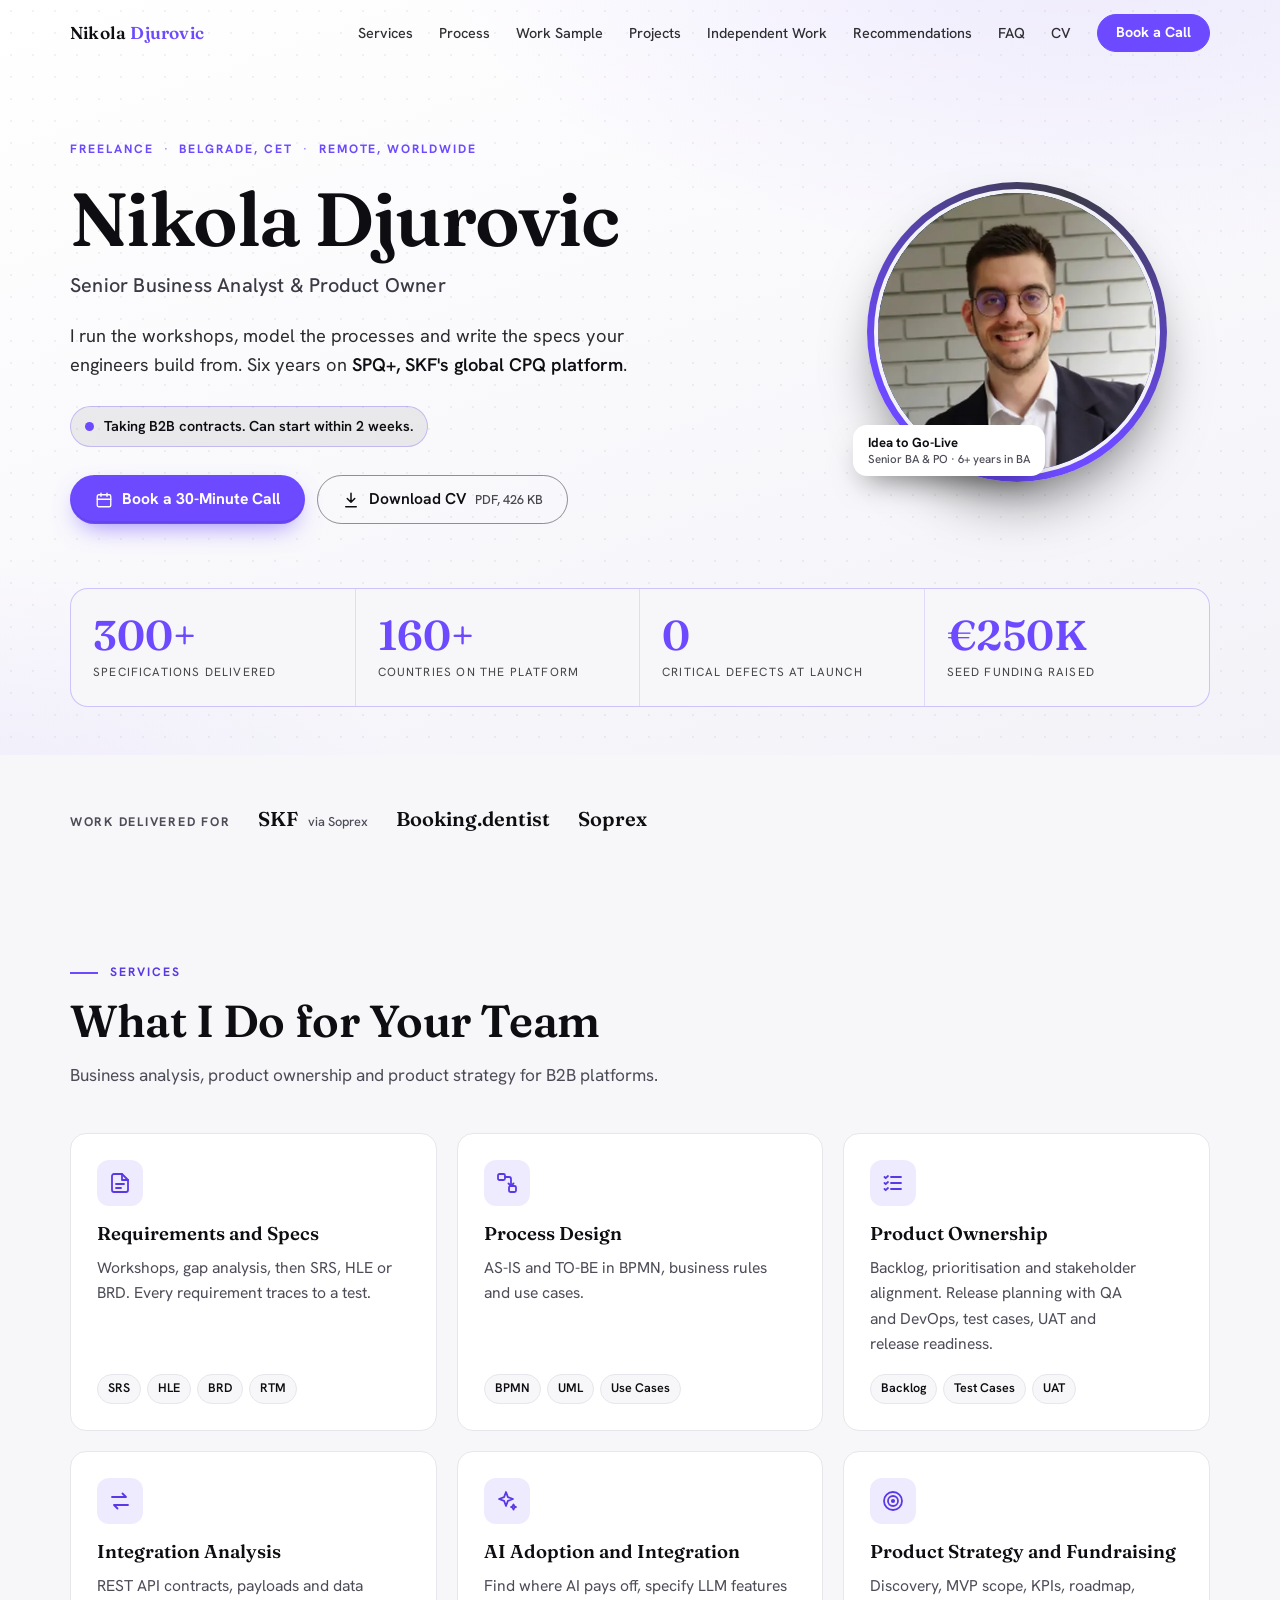
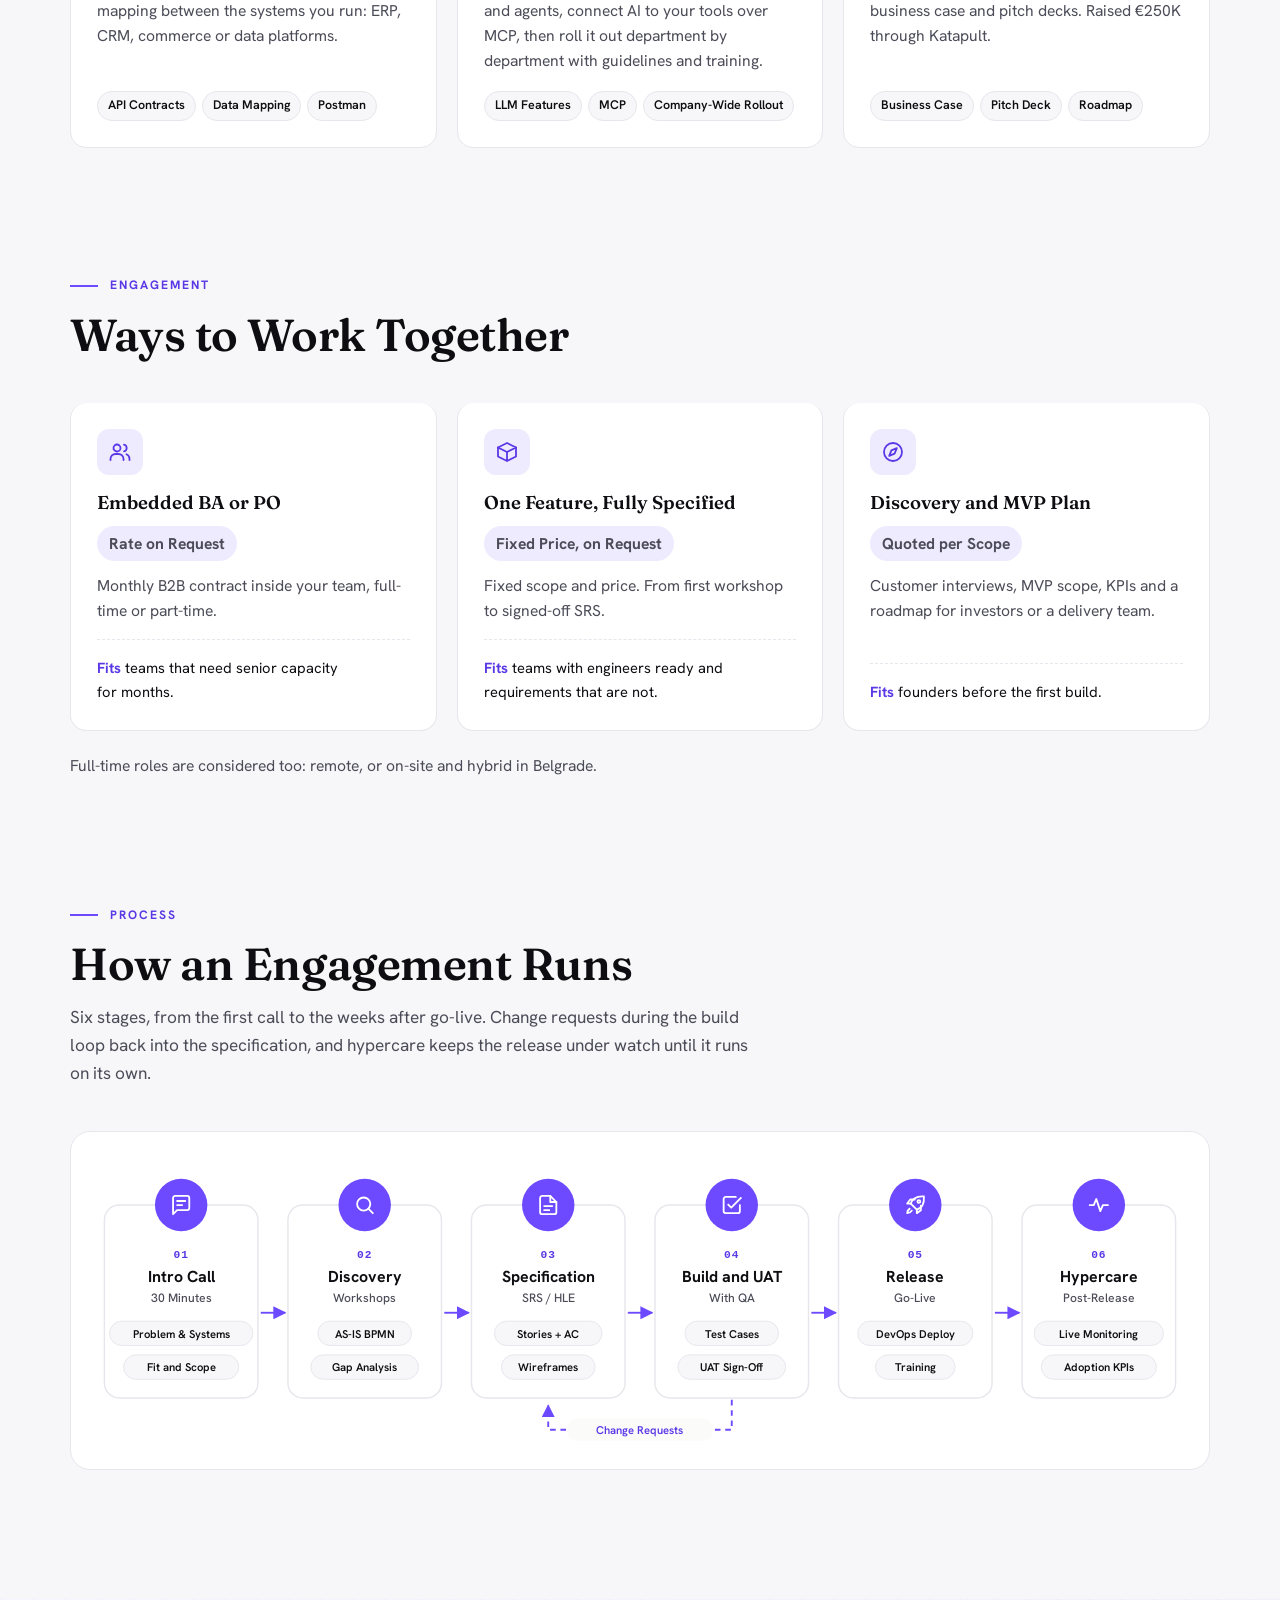
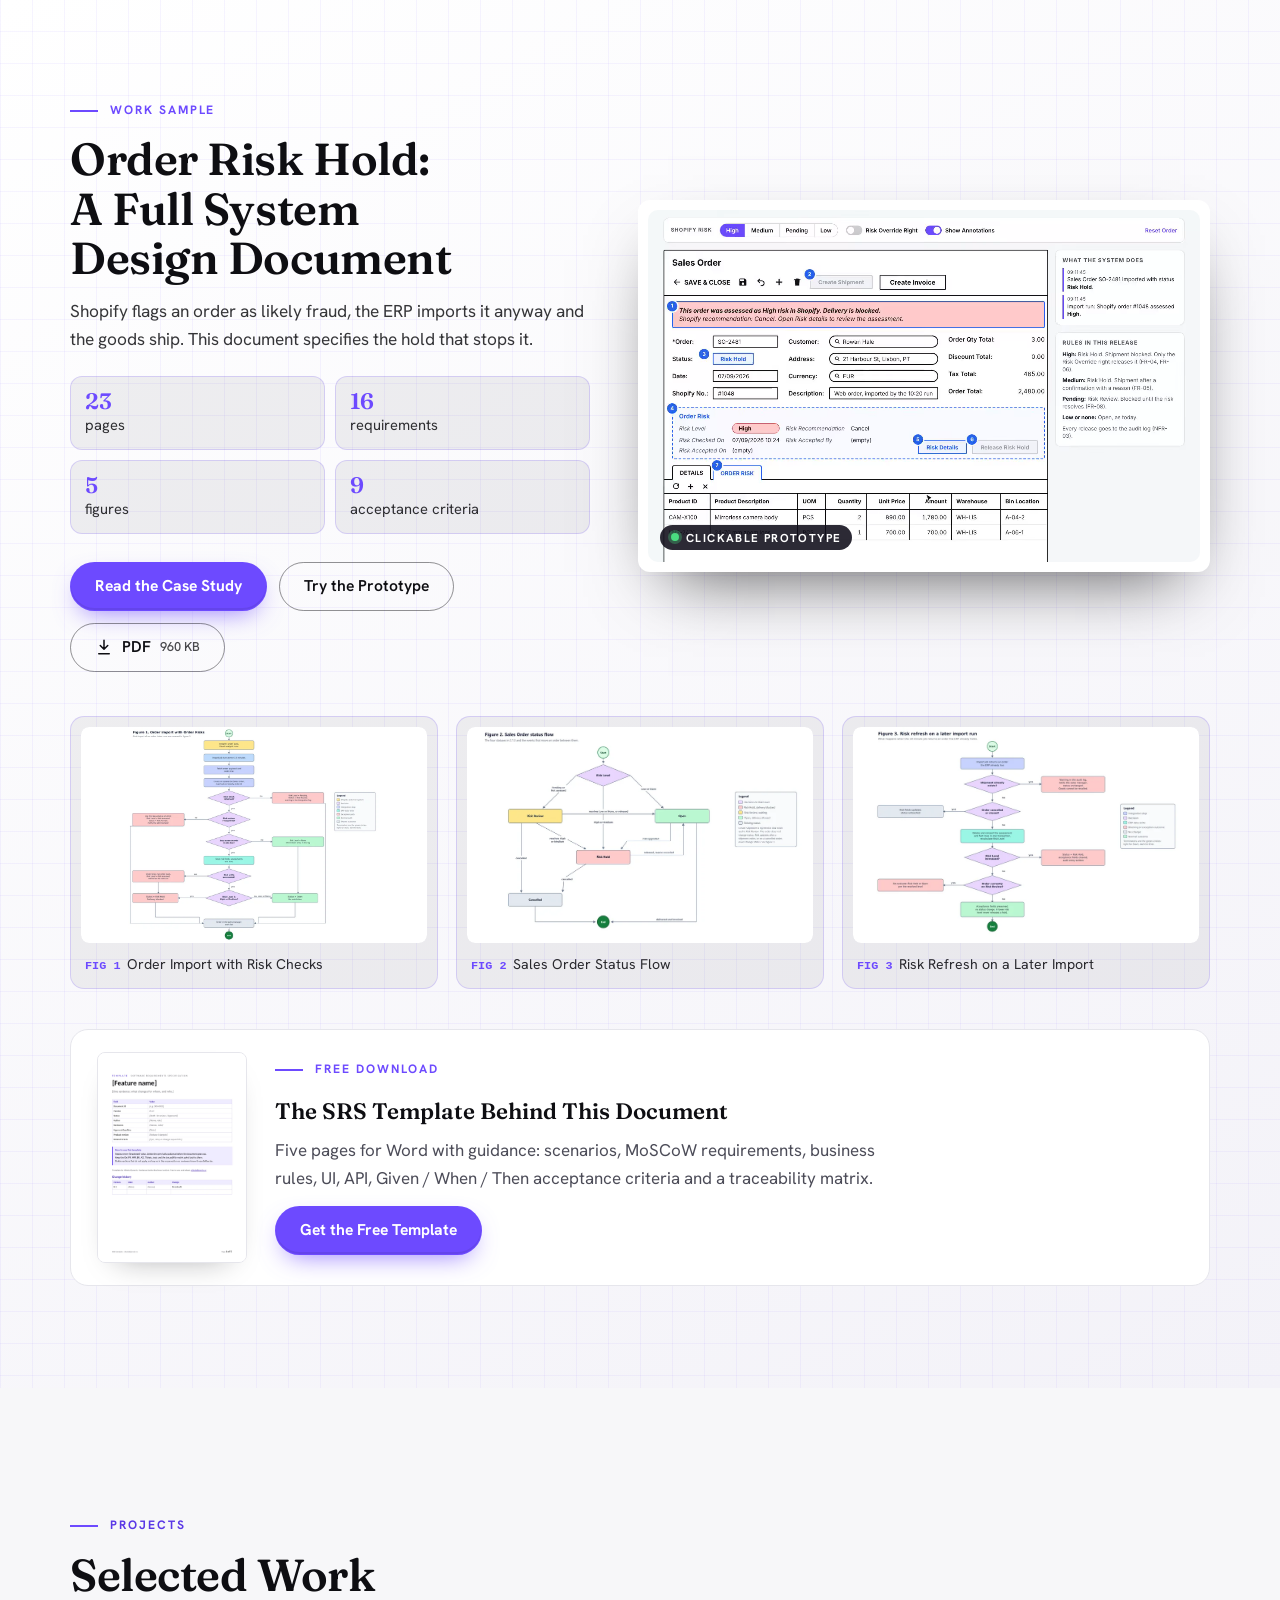
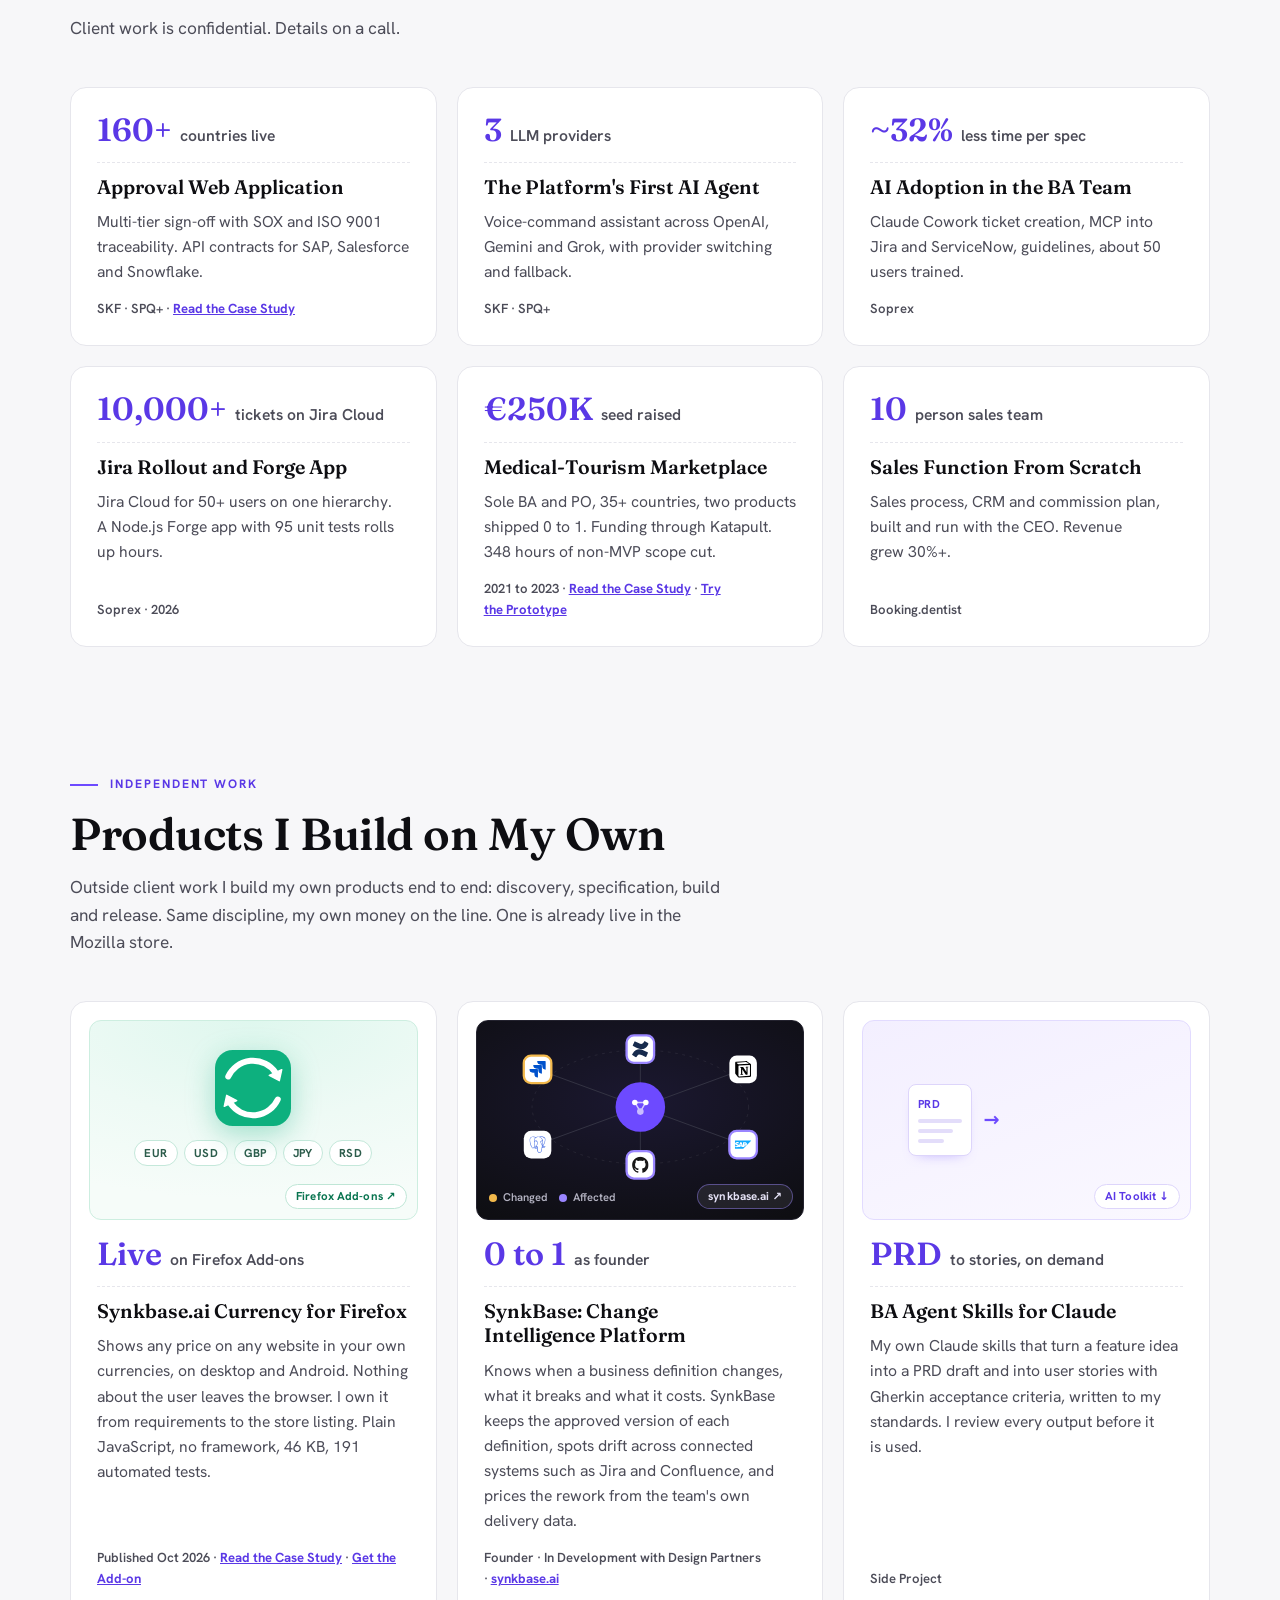
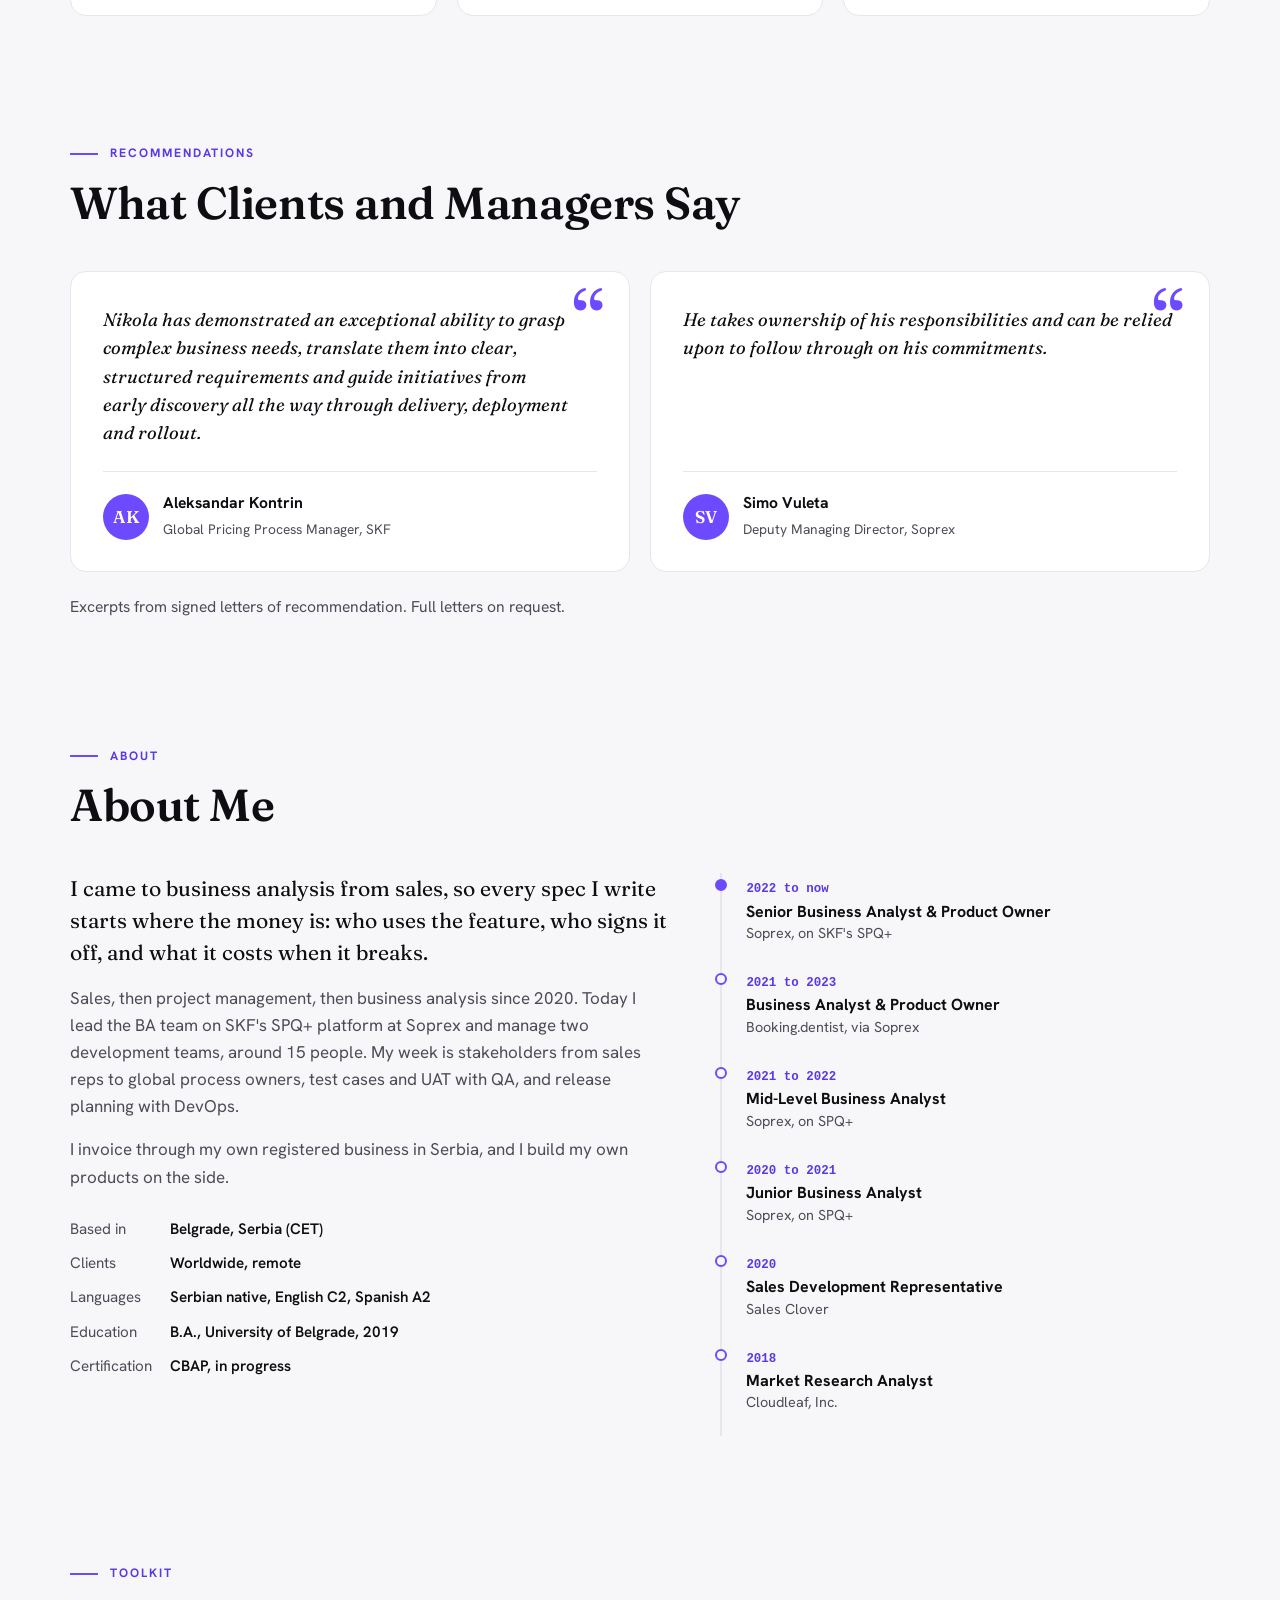
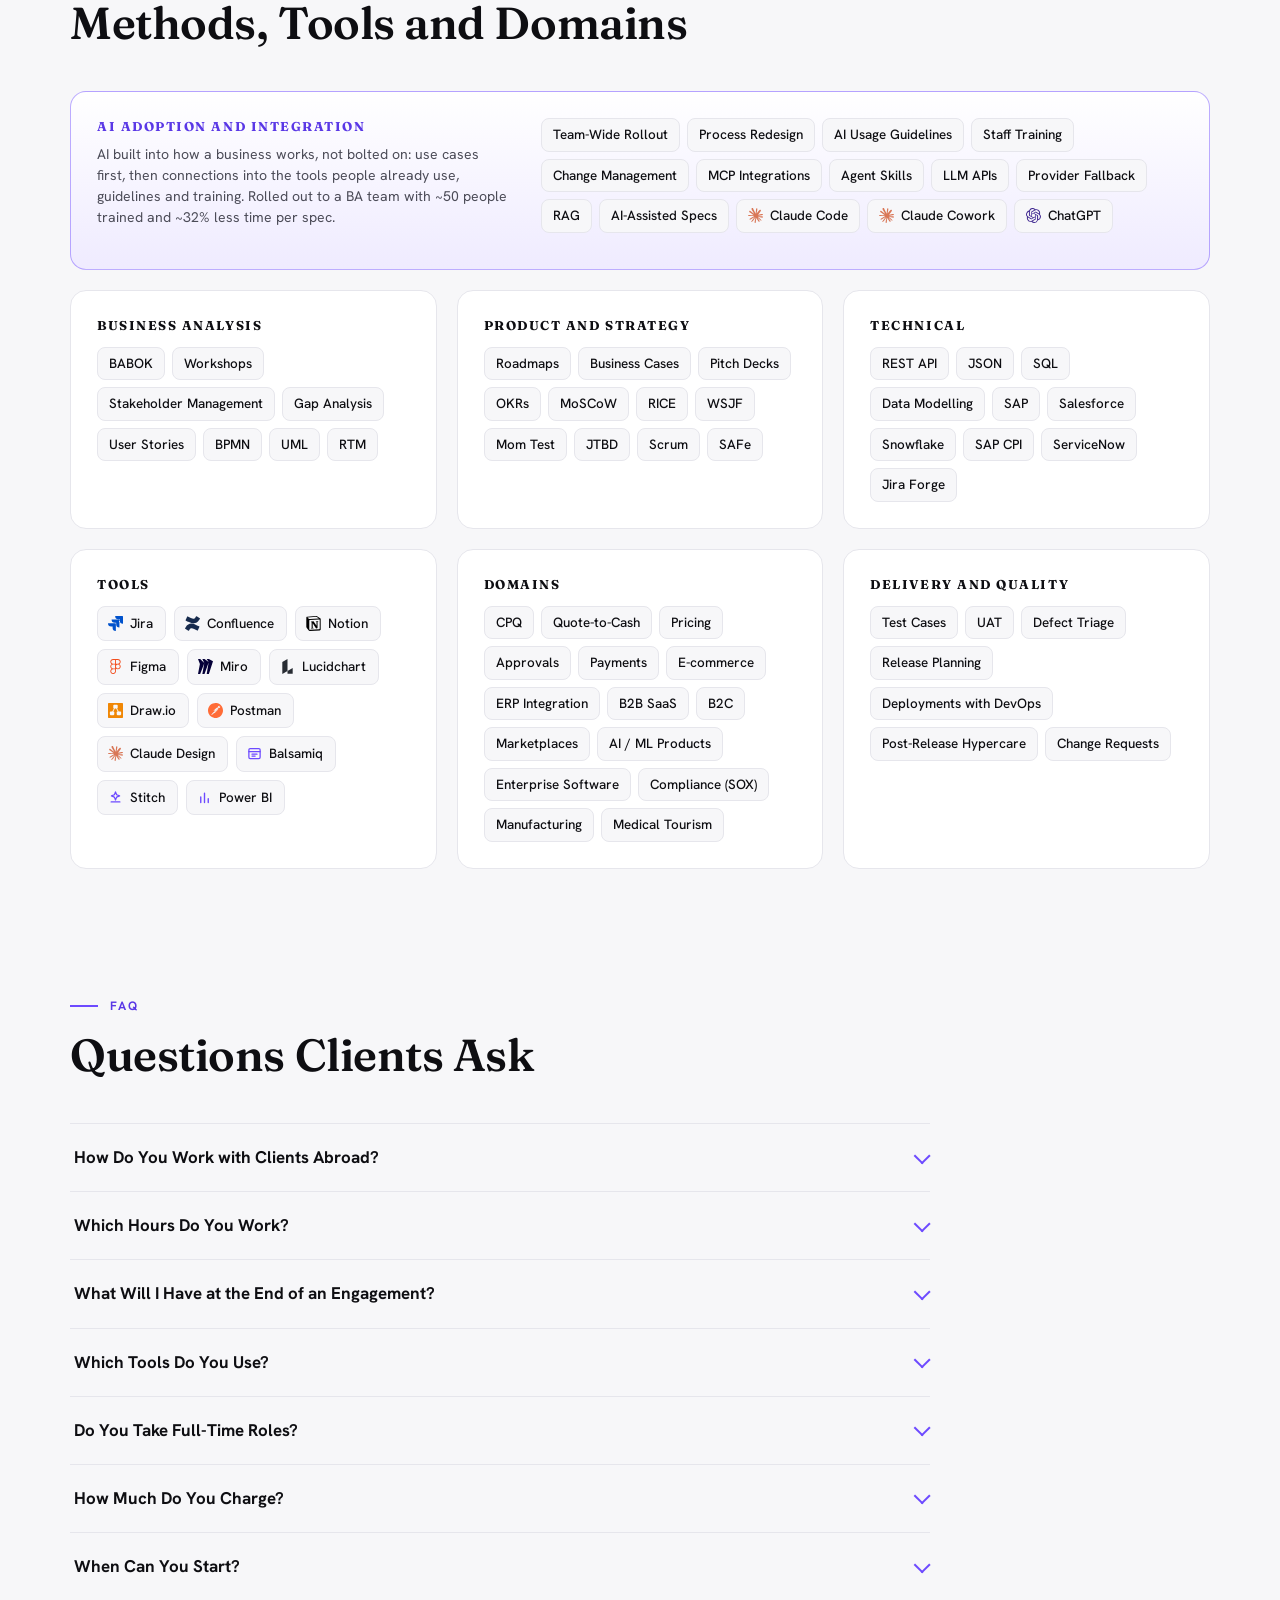
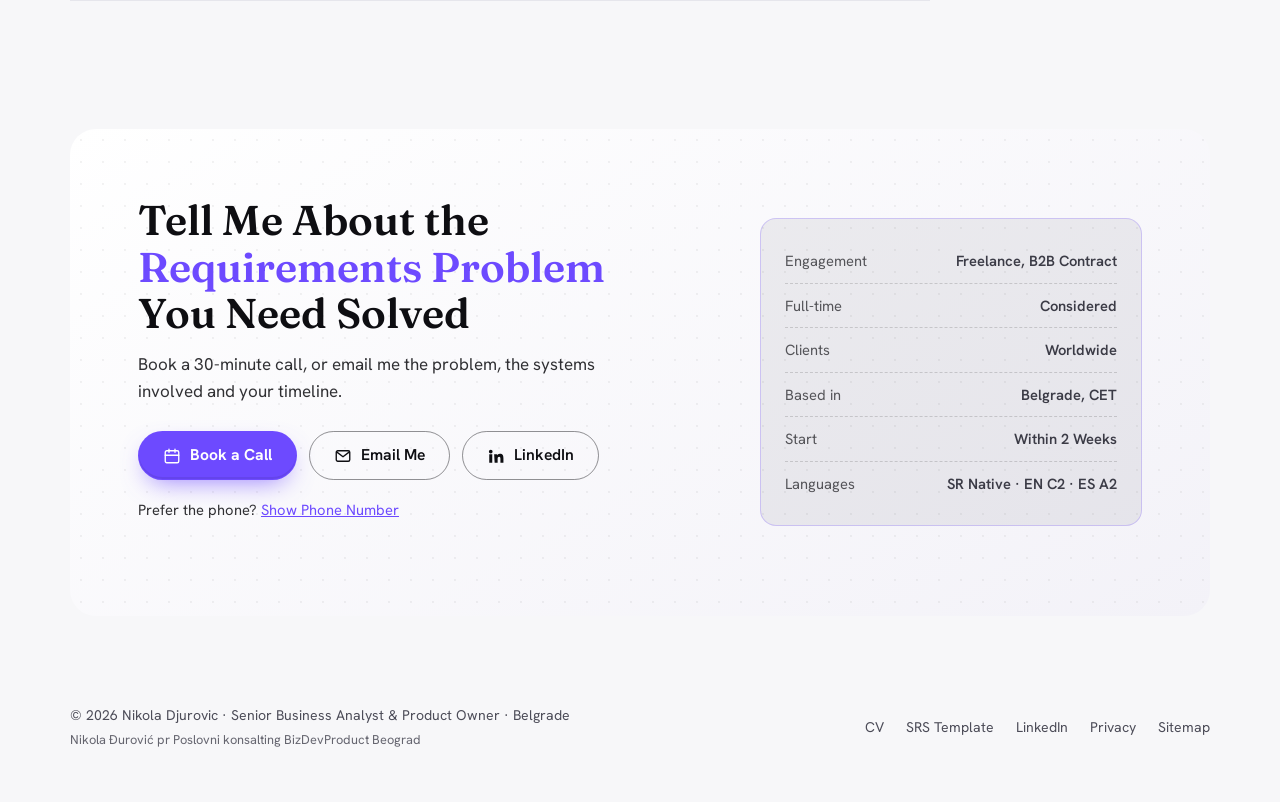
<file: index.html>
<!doctype html>
<html lang="en">
<head>
<meta charset="utf-8">
<meta name="viewport" content="width=device-width, initial-scale=1, viewport-fit=cover">
<title>Nikola Djurovic | Senior Business Analyst &amp; Product Owner</title>
<meta name="description" content="Nikola Djurovic, Senior Business Analyst &amp; Product Owner, freelance from Belgrade (CET). 300+ specifications for a CPQ platform used in 160+ countries. B2B contracts with teams worldwide.">
<meta name="author" content="Nikola Djurovic">
<meta name="robots" content="index, follow, max-image-preview:large">
<link rel="canonical" href="https://nikoladjurovic.cv/">
<meta name="theme-color" content="#ffffff">

<meta property="og:type" content="profile">
<meta property="og:site_name" content="Nikola Djurovic">
<meta property="og:title" content="Nikola Djurovic | Senior Business Analyst &amp; Product Owner">
<meta property="og:description" content="Requirements, BPMN and specifications for B2B platforms. 300+ specs for SKF's global CPQ platform, used in 160+ countries. Taking B2B contracts worldwide.">
<meta property="og:url" content="https://nikoladjurovic.cv/">
<meta property="og:image" content="https://nikoladjurovic.cv/assets/img/og-image.png">
<meta property="og:image:width" content="1200">
<meta property="og:image:height" content="630">
<meta property="og:image:alt" content="Nikola Djurovic, Senior Business Analyst &amp; Product Owner">
<meta property="og:locale" content="en_GB">
<meta property="profile:first_name" content="Nikola">
<meta property="profile:last_name" content="Djurovic">
<meta name="twitter:card" content="summary_large_image">
<meta name="twitter:title" content="Nikola Djurovic | Senior Business Analyst &amp; Product Owner">
<meta name="twitter:description" content="Requirements, BPMN and specifications for B2B platforms. 300+ specs, 160+ countries, 0 critical defects at launch.">
<meta name="twitter:image" content="https://nikoladjurovic.cv/assets/img/og-image.png">

<link rel="icon" href="/favicon.svg" type="image/svg+xml">
<link rel="icon" href="/favicon-32.png" sizes="32x32" type="image/png">
<link rel="apple-touch-icon" href="/apple-touch-icon.png">
<link rel="manifest" href="/site.webmanifest">
<link rel="alternate" type="text/plain" href="/llms.txt" title="LLM-readable summary">
<link rel="alternate" type="text/plain" href="/llms-full.txt" title="LLM-readable full profile">

<link rel="preload" href="/assets/fonts/fraunces-latin-wght-normal.woff2" as="font" type="font/woff2" crossorigin>
<link rel="preload" href="/assets/fonts/hanken-grotesk-latin-wght-normal.woff2" as="font" type="font/woff2" crossorigin>
<link rel="stylesheet" href="/assets/css/site.css?v=20261012a">
<script>document.documentElement.classList.add('js')</script>
<script src="/assets/js/site.js?v=20261012a" defer></script>

<script type="application/ld+json">
{
  "@context": "https://schema.org",
  "@graph": [
    {
      "@type": "WebSite",
      "@id": "https://nikoladjurovic.cv/#website",
      "url": "https://nikoladjurovic.cv/",
      "name": "Nikola Djurovic",
      "inLanguage": "en",
      "publisher": { "@id": "https://nikoladjurovic.cv/#person" }
    },
    {
      "@type": "ProfilePage",
      "@id": "https://nikoladjurovic.cv/#profile",
      "url": "https://nikoladjurovic.cv/",
      "name": "Nikola Djurovic | Senior Business Analyst & Product Owner",
      "isPartOf": { "@id": "https://nikoladjurovic.cv/#website" },
      "mainEntity": { "@id": "https://nikoladjurovic.cv/#person" },
      "dateModified": "2026-10-08"
    },
    {
      "@type": "Person",
      "@id": "https://nikoladjurovic.cv/#person",
      "name": "Nikola Djurovic",
      "alternateName": "Nikola Đurović",
      "givenName": "Nikola",
      "familyName": "Djurovic",
      "url": "https://nikoladjurovic.cv/",
      "image": "https://nikoladjurovic.cv/assets/img/nikola-djurovic-420.jpg",
      "email": "mailto:nikoladjurovic21@gmail.com",
      "jobTitle": "Senior Business Analyst & Product Owner",
      "description": "Senior Business Analyst & Product Owner based in Belgrade, Serbia, working freelance. Six years on SKF's global CPQ platform SPQ+, used in 160+ countries: 300+ specifications, launches held at 0 critical defects. Works with clients worldwide on B2B contracts.",
      "address": { "@type": "PostalAddress", "addressLocality": "Belgrade", "addressCountry": "RS" },
      "nationality": { "@type": "Country", "name": "Serbia" },
      "alumniOf": { "@type": "CollegeOrUniversity", "name": "University of Belgrade" },
      "knowsLanguage": [
        { "@type": "Language", "name": "Serbian", "alternateName": "sr" },
        { "@type": "Language", "name": "English", "alternateName": "en" },
        { "@type": "Language", "name": "Spanish", "alternateName": "es" }
      ],
      "knowsAbout": ["Business analysis", "Requirements engineering", "BABOK", "Software Requirements Specification (SRS)", "BPMN process modelling", "User stories and acceptance criteria", "Requirements traceability", "Stakeholder management", "Test cases and defect triage", "User acceptance testing", "Release management with DevOps", "Post-release hypercare", "Product ownership", "Backlog management", "CPQ (Configure, Price, Quote)", "Quote-to-cash", "Pricing and approval workflows", "Payments and multi-currency checkout", "E-commerce", "SAP integration", "Salesforce integration", "REST API specification", "Jira and Confluence", "AI-assisted business analysis", "Model Context Protocol (MCP)", "Two-sided marketplaces"],
      "hasOccupation": {
        "@type": "Occupation",
        "name": "Business Analyst",
        "occupationLocation": { "@type": "City", "name": "Belgrade" },
        "skills": "Requirements elicitation, BPMN, SRS, HLE, BRD, user stories, acceptance criteria, RTM, UAT, backlog ownership, release planning, API and integration analysis"
      },
      "sameAs": ["https://www.linkedin.com/in/nikoladjurovic"],
      "makesOffer": { "@id": "https://nikoladjurovic.cv/#services" }
    },
    {
      "@type": "ProfessionalService",
      "@id": "https://nikoladjurovic.cv/#services",
      "name": "Nikola Djurovic, Freelance Business Analysis and Product Ownership",
      "url": "https://nikoladjurovic.cv/#services",
      "image": "https://nikoladjurovic.cv/assets/img/og-image.png",
      "email": "nikoladjurovic21@gmail.com",
      "founder": { "@id": "https://nikoladjurovic.cv/#person" },
      "address": { "@type": "PostalAddress", "addressLocality": "Belgrade", "addressCountry": "RS" },
      "areaServed": { "@type": "Place", "name": "Worldwide" },
      "availableLanguage": ["Serbian", "English"],
      "hasOfferCatalog": {
        "@type": "OfferCatalog",
        "name": "Services",
        "itemListElement": [
          { "@type": "Offer", "name": "Embedded Business Analyst or Product Owner", "itemOffered": { "@type": "Service", "name": "Embedded Business Analyst or Product Owner", "description": "Monthly B2B contract inside the client team." } },
          { "@type": "Offer", "itemOffered": { "@type": "Service", "name": "Requirements and specifications", "description": "Requirements workshops, gap analysis, BRD, SRS and HLE, user stories with acceptance criteria, and a requirements traceability matrix." } },
          { "@type": "Offer", "itemOffered": { "@type": "Service", "name": "Process design", "description": "AS-IS and TO-BE process models in BPMN, business rules and use cases." } },
          { "@type": "Offer", "itemOffered": { "@type": "Service", "name": "Product ownership", "description": "Backlog ownership, prioritisation, release planning across teams, UAT and release readiness." } },
          { "@type": "Offer", "itemOffered": { "@type": "Service", "name": "Integration analysis", "description": "REST API contracts, payloads and data mapping between ERP, CRM, commerce and data platforms." } },
          { "@type": "Offer", "itemOffered": { "@type": "Service", "name": "AI adoption and integration", "description": "Identifying where AI pays off in a business, specifying LLM features and agents, connecting AI to business tools over MCP, and rolling it out across departments with usage guidelines and staff training." } },
          { "@type": "Offer", "itemOffered": { "@type": "Service", "name": "Product strategy and fundraising", "description": "Customer discovery, MVP scope, KPIs, roadmap, business case and investor pitch decks." } }
        ]
      }
    },
    {
      "@type": "FAQPage",
      "@id": "https://nikoladjurovic.cv/#faq",
      "mainEntity": [
        { "@type": "Question", "name": "How Do You Work with Clients Abroad?", "acceptedAnswer": { "@type": "Answer", "text": "As an independent contractor. I invoice monthly through my registered business in Serbia, so we sign a B2B services contract. No employment, sponsorship or relocation is involved." } },
        { "@type": "Question", "name": "Which Hours Do You Work?", "acceptedAnswer": { "@type": "Answer", "text": "I am based in Belgrade (CET) and work with clients worldwide. I shift my hours so your team gets a daily overlap." } },
        { "@type": "Question", "name": "What Will I Have at the End of an Engagement?", "acceptedAnswer": { "@type": "Answer", "text": "Documents your engineers and testers can use without me in the room: SRS or HLE, BPMN diagrams, wireframes, user stories with acceptance criteria and a traceability matrix. The Order Risk Hold work sample shows the format." } },
        { "@type": "Question", "name": "Which Tools Do You Use?", "acceptedAnswer": { "@type": "Answer", "text": "Jira, Confluence and Notion for delivery, Figma, Miro, Lucidchart, Draw.io and Balsamiq for diagrams and wireframes, Stitch and Claude Design for fast UI prototypes, Postman for APIs and Power BI for reporting. I use Claude Code and Claude Cowork every day, and I check every output before it goes out under my name." } },
        { "@type": "Question", "name": "Do You Take Full-Time Roles?", "acceptedAnswer": { "@type": "Answer", "text": "Yes, for the right team: remote, or on-site and hybrid in Belgrade. Freelance B2B contracts are my default." } },
        { "@type": "Question", "name": "How Much Do You Charge?", "acceptedAnswer": { "@type": "Answer", "text": "Rates depend on the engagement and scope, so I share them on the intro call or by email. Email nikoladjurovic21@gmail.com or book a call." } },
        { "@type": "Question", "name": "When Can You Start?", "acceptedAnswer": { "@type": "Answer", "text": "Within 2 weeks of signing, often sooner." } }
      ]
    }
  ]
}
</script>
</head>
<body>
<svg xmlns="http://www.w3.org/2000/svg" style="display:none" aria-hidden="true">
  <symbol id="i-doc" viewBox="0 0 24 24" fill="none" stroke="currentColor" stroke-width="1.8" stroke-linecap="round" stroke-linejoin="round"><path d="M14 3H6a2 2 0 0 0-2 2v14a2 2 0 0 0 2 2h12a2 2 0 0 0 2-2V9z"/><path d="M14 3v6h6M8 13h8M8 17h5"/></symbol>
  <symbol id="i-flow" viewBox="0 0 24 24" fill="none" stroke="currentColor" stroke-width="1.8" stroke-linecap="round" stroke-linejoin="round"><rect x="3" y="3" width="7" height="6" rx="1.5"/><rect x="14" y="15" width="7" height="6" rx="1.5"/><path d="M10 6h4a2 2 0 0 1 2 2v7"/><path d="m13.5 12.5 2.5 2.5 2.5-2.5"/></symbol>
  <symbol id="i-list" viewBox="0 0 24 24" fill="none" stroke="currentColor" stroke-width="1.8" stroke-linecap="round" stroke-linejoin="round"><path d="M10 6h10M10 12h10M10 18h10M3.5 6l1.2 1.2L7 5M3.5 12l1.2 1.2L7 11M3.5 18l1.2 1.2L7 17"/></symbol>
  <symbol id="i-plug" viewBox="0 0 24 24" fill="none" stroke="currentColor" stroke-width="1.8" stroke-linecap="round" stroke-linejoin="round"><path d="M4 8h14l-3.5-3.5M20 16H6l3.5 3.5"/></symbol>
  <symbol id="i-spark" viewBox="0 0 24 24" fill="none" stroke="currentColor" stroke-width="1.8" stroke-linecap="round" stroke-linejoin="round"><path d="M11 3l1.9 5.1L18 10l-5.1 1.9L11 17l-1.9-5.1L4 10l5.1-1.9z"/><path d="M18.5 15.5l.8 1.7 1.7.8-1.7.8-.8 1.7-.8-1.7-1.7-.8 1.7-.8z"/></symbol>
  <symbol id="i-target" viewBox="0 0 24 24" fill="none" stroke="currentColor" stroke-width="1.8" stroke-linecap="round" stroke-linejoin="round"><circle cx="12" cy="12" r="9"/><circle cx="12" cy="12" r="5"/><circle cx="12" cy="12" r="1.2" fill="currentColor"/></symbol>
  <symbol id="i-users" viewBox="0 0 24 24" fill="none" stroke="currentColor" stroke-width="1.8" stroke-linecap="round" stroke-linejoin="round"><circle cx="9" cy="8" r="3.5"/><path d="M2.5 20v-1a5 5 0 0 1 5-5h3a5 5 0 0 1 5 5v1M16 4.6a3.5 3.5 0 0 1 0 6.8M18.5 14.3A5 5 0 0 1 21.5 19v1"/></symbol>
  <symbol id="i-box" viewBox="0 0 24 24" fill="none" stroke="currentColor" stroke-width="1.8" stroke-linecap="round" stroke-linejoin="round"><path d="M21 7.5 12 3 3 7.5l9 4.5z"/><path d="M3 7.5v9l9 4.5 9-4.5v-9M12 12v9"/></symbol>
  <symbol id="i-compass" viewBox="0 0 24 24" fill="none" stroke="currentColor" stroke-width="1.8" stroke-linecap="round" stroke-linejoin="round"><circle cx="12" cy="12" r="9"/><path d="m15.8 8.2-2.2 5.4-5.4 2.2 2.2-5.4z"/></symbol>
  <symbol id="i-chat" viewBox="0 0 24 24" fill="none" stroke="currentColor" stroke-width="1.8" stroke-linecap="round" stroke-linejoin="round"><path d="M20 15a2 2 0 0 1-2 2H8l-4 4V5a2 2 0 0 1 2-2h12a2 2 0 0 1 2 2z"/><path d="M8 8h8M8 12h5"/></symbol>
  <symbol id="i-search" viewBox="0 0 24 24" fill="none" stroke="currentColor" stroke-width="1.8" stroke-linecap="round" stroke-linejoin="round"><circle cx="11" cy="11" r="6.5"/><path d="m20 20-4.4-4.4"/></symbol>
  <symbol id="i-check" viewBox="0 0 24 24" fill="none" stroke="currentColor" stroke-width="1.8" stroke-linecap="round" stroke-linejoin="round"><path d="m8.5 11.5 3 3L21 5"/><path d="M20 12v6a2 2 0 0 1-2 2H6a2 2 0 0 1-2-2V6a2 2 0 0 1 2-2h10"/></symbol>
  <symbol id="i-rocket" viewBox="0 0 24 24" fill="none" stroke="currentColor" stroke-width="1.8" stroke-linecap="round" stroke-linejoin="round"><path d="M13.5 16.5 7.5 10.5C9 6 13 3 20.5 3.5 21 11 18 15 13.5 16.5z"/><path d="M7.5 10.5H4l3-4h4.5M13.5 16.5V20l4-3v-4.5"/><path d="M6.5 15.5c-1.5.8-2.3 2.6-2.5 4.5 1.9-.2 3.7-1 4.5-2.5"/><circle cx="15.5" cy="8.5" r="1.4"/></symbol>
  <symbol id="b-jira" viewBox="0 0 24 24"><path d="M11.571 11.513H0a5.218 5.218 0 0 0 5.232 5.215h2.13v2.057A5.215 5.215 0 0 0 12.575 24V12.518a1.005 1.005 0 0 0-1.005-1.005zm5.723-5.756H5.736a5.215 5.215 0 0 0 5.215 5.214h2.129v2.058a5.218 5.218 0 0 0 5.215 5.214V6.758a1.001 1.001 0 0 0-1.001-1.001zM23.013 0H11.455a5.215 5.215 0 0 0 5.215 5.215h2.129v2.057A5.215 5.215 0 0 0 24 12.483V1.005A1.001 1.001 0 0 0 23.013 0Z"/></symbol>
  <symbol id="b-confluence" viewBox="0 0 24 24"><path d="M.87 18.257c-.248.382-.53.875-.763 1.245a.764.764 0 0 0 .255 1.04l4.965 3.054a.764.764 0 0 0 1.058-.26c.199-.332.454-.763.733-1.221 1.967-3.247 3.945-2.853 7.508-1.146l4.957 2.337a.764.764 0 0 0 1.028-.382l2.364-5.346a.764.764 0 0 0-.382-1 599.851 599.851 0 0 1-4.965-2.361C10.911 10.97 5.224 11.185.87 18.257zM23.131 5.743c.249-.405.531-.875.764-1.25a.764.764 0 0 0-.256-1.034L18.675.404a.764.764 0 0 0-1.058.26c-.195.335-.451.763-.734 1.225-1.966 3.246-3.945 2.85-7.508 1.146L4.437.694a.764.764 0 0 0-1.027.382L1.046 6.422a.764.764 0 0 0 .382 1c1.039.49 3.105 1.467 4.965 2.361 6.698 3.246 12.392 3.029 16.738-4.04z"/></symbol>
  <symbol id="b-notion" viewBox="0 0 24 24"><path d="M4.459 4.208c.746.606 1.026.56 2.428.466l13.215-.793c.28 0 .047-.28-.046-.326L17.86 1.968c-.42-.326-.981-.7-2.055-.607L3.01 2.295c-.466.046-.56.28-.374.466zm.793 3.08v13.904c0 .747.373 1.027 1.214.98l14.523-.84c.841-.046.935-.56.935-1.167V6.354c0-.606-.233-.933-.748-.887l-15.177.887c-.56.047-.747.327-.747.933zm14.337.745c.093.42 0 .84-.42.888l-.7.14v10.264c-.608.327-1.168.514-1.635.514-.748 0-.935-.234-1.495-.933l-4.577-7.186v6.952L12.21 19s0 .84-1.168.84l-3.222.186c-.093-.186 0-.653.327-.746l.84-.233V9.854L7.822 9.76c-.094-.42.14-1.026.793-1.073l3.456-.233 4.764 7.279v-6.44l-1.215-.139c-.093-.514.28-.887.747-.933zM1.936 1.035l13.31-.98c1.634-.14 2.055-.047 3.082.7l4.249 2.986c.7.513.934.653.934 1.213v16.378c0 1.026-.373 1.634-1.68 1.726l-15.458.934c-.98.047-1.448-.093-1.962-.747l-3.129-4.06c-.56-.747-.793-1.306-.793-1.96V2.667c0-.839.374-1.54 1.447-1.632z"/></symbol>
  <symbol id="b-figma" viewBox="0 0 24 24"><path d="M15.852 8.981h-4.588V0h4.588c2.476 0 4.49 2.014 4.49 4.49s-2.014 4.491-4.49 4.491zM12.735 7.51h3.117c1.665 0 3.019-1.355 3.019-3.019s-1.355-3.019-3.019-3.019h-3.117V7.51zm0 1.471H8.148c-2.476 0-4.49-2.014-4.49-4.49S5.672 0 8.148 0h4.588v8.981zm-4.587-7.51c-1.665 0-3.019 1.355-3.019 3.019s1.354 3.02 3.019 3.02h3.117V1.471H8.148zm4.587 15.019H8.148c-2.476 0-4.49-2.014-4.49-4.49s2.014-4.49 4.49-4.49h4.588v8.98zM8.148 8.981c-1.665 0-3.019 1.355-3.019 3.019s1.355 3.019 3.019 3.019h3.117V8.981H8.148zM8.172 24c-2.489 0-4.515-2.014-4.515-4.49s2.014-4.49 4.49-4.49h4.588v4.441c0 2.503-2.047 4.539-4.563 4.539zm-.024-7.51a3.023 3.023 0 0 0-3.019 3.019c0 1.665 1.365 3.019 3.044 3.019 1.705 0 3.093-1.376 3.093-3.068v-2.97H8.148zm7.704 0h-.098c-2.476 0-4.49-2.014-4.49-4.49s2.014-4.49 4.49-4.49h.098c2.476 0 4.49 2.014 4.49 4.49s-2.014 4.49-4.49 4.49zm-.097-7.509c-1.665 0-3.019 1.355-3.019 3.019s1.355 3.019 3.019 3.019h.098c1.665 0 3.019-1.355 3.019-3.019s-1.355-3.019-3.019-3.019h-.098z"/></symbol>
  <symbol id="b-miro" viewBox="0 0 24 24"><path d="M17.392 0H13.9L17 4.808 10.444 0H6.949l3.102 6.3L3.494 0H0l3.05 8.131L0 24h3.494L10.05 6.985 6.949 24h3.494L17 5.494 13.899 24h3.493L24 3.672 17.392 0z"/></symbol>
  <symbol id="b-lucid" viewBox="0 0 24 24"><path d="M12 0 3.694 4.8V24L12 19.2Zm0 19.2v4.502h8.305V14.4Z"/></symbol>
  <symbol id="b-drawio" viewBox="0 0 24 24"><path d="M19.69 13.419h-2.527l-2.667-4.555a1.292 1.292 0 001.035-1.28V4.16c0-.725-.576-1.312-1.302-1.312H9.771c-.726 0-1.312.576-1.312 1.301v3.435c0 .619.426 1.152 1.034 1.28l-2.666 4.555H4.309c-.725 0-1.312.576-1.312 1.301v3.435c0 .725.576 1.312 1.302 1.312h4.458c.726 0 1.312-.576 1.312-1.302v-3.434c0-.726-.576-1.312-1.301-1.312h-.437l2.645-4.523h2.059l2.656 4.523h-.438c-.725 0-1.312.576-1.312 1.301v3.435c0 .725.576 1.312 1.302 1.312H19.7c.726 0 1.312-.576 1.312-1.302v-3.434c0-.726-.576-1.312-1.301-1.312zM24 22.976c0 .565-.459 1.024-1.013 1.024H1.024A1.022 1.022 0 010 22.987V1.024C0 .459.459 0 1.013 0h21.963C23.541 0 24 .459 24 1.013z"/></symbol>
  <symbol id="b-postman" viewBox="0 0 24 24"><path d="M13.527.099C6.955-.744.942 3.9.099 10.473c-.843 6.572 3.8 12.584 10.373 13.428 6.573.843 12.587-3.801 13.428-10.374C24.744 6.955 20.101.943 13.527.099zm2.471 7.485a.855.855 0 0 0-.593.25l-4.453 4.453-.307-.307-.643-.643c4.389-4.376 5.18-4.418 5.996-3.753zm-4.863 4.861l4.44-4.44a.62.62 0 1 1 .847.903l-4.699 4.125-.588-.588zm.33.694l-1.1.238a.06.06 0 0 1-.067-.032.06.06 0 0 1 .01-.073l.645-.645.512.512zm-2.803-.459l1.172-1.172.879.878-1.979.426a.074.074 0 0 1-.085-.039.072.072 0 0 1 .013-.093zm-3.646 6.058a.076.076 0 0 1-.069-.083.077.077 0 0 1 .022-.046h.002l.946-.946 1.222 1.222-2.123-.147zm2.425-1.256a.228.228 0 0 0-.117.256l.203.865a.125.125 0 0 1-.211.117h-.003l-.934-.934-.294-.295 3.762-3.758 1.82-.393.874.874c-1.255 1.102-2.971 2.201-5.1 3.268zm5.279-3.428h-.002l-.839-.839 4.699-4.125a.952.952 0 0 0 .119-.127c-.148 1.345-2.029 3.245-3.977 5.091zm3.657-6.46l-.003-.002a1.822 1.822 0 0 1 2.459-2.684l-1.61 1.613a.119.119 0 0 0 0 .169l1.247 1.247a1.817 1.817 0 0 1-2.093-.343zm2.578 0a1.714 1.714 0 0 1-.271.218h-.001l-1.207-1.207 1.533-1.533c.661.72.637 1.832-.054 2.522zM18.855 6.05a.143.143 0 0 0-.053.157.416.416 0 0 1-.053.45.14.14 0 0 0 .023.197.141.141 0 0 0 .084.03.14.14 0 0 0 .106-.05.691.691 0 0 0 .087-.751.138.138 0 0 0-.194-.033z"/></symbol>
  <symbol id="b-claude" viewBox="0 0 24 24"><path d="m4.7144 15.9555 4.7174-2.6471.079-.2307-.079-.1275h-.2307l-.7893-.0486-2.6956-.0729-2.3375-.0971-2.2646-.1214-.5707-.1215-.5343-.7042.0546-.3522.4797-.3218.686.0608 1.5179.1032 2.2767.1578 1.6514.0972 2.4468.255h.3886l.0546-.1579-.1336-.0971-.1032-.0972L6.973 9.8356l-2.55-1.6879-1.3356-.9714-.7225-.4918-.3643-.4614-.1578-1.0078.6557-.7225.8803.0607.2246.0607.8925.686 1.9064 1.4754 2.4893 1.8336.3643.3035.1457-.1032.0182-.0728-.164-.2733-1.3539-2.4467-1.445-2.4893-.6435-1.032-.17-.6194c-.0607-.255-.1032-.4674-.1032-.7285L6.287.1335 6.6997 0l.9957.1336.419.3642.6192 1.4147 1.0018 2.2282 1.5543 3.0296.4553.8985.2429.8318.091.255h.1579v-.1457l.1275-1.706.2368-2.0947.2307-2.6957.0789-.7589.3764-.9107.7468-.4918.5828.2793.4797.686-.0668.4433-.2853 1.8517-.5586 2.9021-.3643 1.9429h.2125l.2429-.2429.9835-1.3053 1.6514-2.0643.7286-.8196.85-.9046.5464-.4311h1.0321l.759 1.1293-.34 1.1657-1.0625 1.3478-.8804 1.1414-1.2628 1.7-.7893 1.36.0729.1093.1882-.0183 2.8535-.607 1.5421-.2794 1.8396-.3157.8318.3886.091.3946-.3278.8075-1.967.4857-2.3072.4614-3.4364.8136-.0425.0304.0486.0607 1.5482.1457.6618.0364h1.621l3.0175.2247.7892.522.4736.6376-.079.4857-1.2142.6193-1.6393-.3886-3.825-.9107-1.3113-.3279h-.1822v.1093l1.0929 1.0686 2.0035 1.8092 2.5075 2.3314.1275.5768-.3218.4554-.34-.0486-2.2039-1.6575-.85-.7468-1.9246-1.621h-.1275v.17l.4432.6496 2.3436 3.5214.1214 1.0807-.17.3521-.6071.2125-.6679-.1214-1.3721-1.9246L14.38 17.959l-1.1414-1.9428-.1397.079-.674 7.2552-.3156.3703-.7286.2793-.6071-.4614-.3218-.7468.3218-1.4753.3886-1.9246.3157-1.53.2853-1.9004.17-.6314-.0121-.0425-.1397.0182-1.4328 1.9672-2.1796 2.9446-1.7243 1.8456-.4128.164-.7164-.3704.0667-.6618.4008-.5889 2.386-3.0357 1.4389-1.882.929-1.0868-.0062-.1579h-.0546l-6.3385 4.1164-1.1293.1457-.4857-.4554.0608-.7467.2307-.2429 1.9064-1.3114Z"/></symbol>
  <symbol id="b-openai" viewBox="0 0 24 24"><path d="M22.2819 9.8211a5.9847 5.9847 0 0 0-.5157-4.9108 6.0462 6.0462 0 0 0-6.5098-2.9A6.0651 6.0651 0 0 0 4.9807 4.1818a5.9847 5.9847 0 0 0-3.9977 2.9 6.0462 6.0462 0 0 0 .7427 7.0966 5.98 5.98 0 0 0 .511 4.9107 6.051 6.051 0 0 0 6.5146 2.9001A5.9847 5.9847 0 0 0 13.2599 24a6.0557 6.0557 0 0 0 5.7718-4.2058 5.9894 5.9894 0 0 0 3.9977-2.9001 6.0557 6.0557 0 0 0-.7475-7.0729zm-9.022 12.6081a4.4755 4.4755 0 0 1-2.8764-1.0408l.1419-.0804 4.7783-2.7582a.7948.7948 0 0 0 .3927-.6813v-6.7369l2.02 1.1686a.071.071 0 0 1 .038.052v5.5826a4.504 4.504 0 0 1-4.4945 4.4944zm-9.6607-4.1254a4.4708 4.4708 0 0 1-.5346-3.0137l.142.0852 4.783 2.7582a.7712.7712 0 0 0 .7806 0l5.8428-3.3685v2.3324a.0804.0804 0 0 1-.0332.0615L9.74 19.9502a4.4992 4.4992 0 0 1-6.1408-1.6464zM2.3408 7.8956a4.485 4.485 0 0 1 2.3655-1.9728V11.6a.7664.7664 0 0 0 .3879.6765l5.8144 3.3543-2.0201 1.1685a.0757.0757 0 0 1-.071 0l-4.8303-2.7865A4.504 4.504 0 0 1 2.3408 7.872zm16.5963 3.8558L13.1038 8.364 15.1192 7.2a.0757.0757 0 0 1 .071 0l4.8303 2.7913a4.4944 4.4944 0 0 1-.6765 8.1042v-5.6772a.79.79 0 0 0-.407-.667zm2.0107-3.0231l-.142-.0852-4.7735-2.7818a.7759.7759 0 0 0-.7854 0L9.409 9.2297V6.8974a.0662.0662 0 0 1 .0284-.0615l4.8303-2.7866a4.4992 4.4992 0 0 1 6.6802 4.66zM8.3065 12.863l-2.02-1.1638a.0804.0804 0 0 1-.038-.0567V6.0742a4.4992 4.4992 0 0 1 7.3757-3.4537l-.142.0805L8.704 5.459a.7948.7948 0 0 0-.3927.6813zm1.0976-2.3654l2.602-1.4998 2.6069 1.4998v2.9994l-2.5974 1.4997-2.6067-1.4997Z"/></symbol>
  <symbol id="b-wire" viewBox="0 0 24 24" fill="none" stroke="currentColor" stroke-width="2" stroke-linecap="round" stroke-linejoin="round"><rect x="3" y="4" width="18" height="16" rx="2"/><path d="M3 9h18M8 13h8M8 16h5"/></symbol>
  <symbol id="b-chart" viewBox="0 0 24 24" fill="none" stroke="currentColor" stroke-width="2.2" stroke-linecap="round"><path d="M6 20V11M12 20V5M18 20v-6"/></symbol>
  <symbol id="b-sparkdesign" viewBox="0 0 24 24" fill="none" stroke="currentColor" stroke-width="2" stroke-linecap="round" stroke-linejoin="round"><path d="M12 3l1.8 4.6L18.5 9.5l-4.7 1.9L12 16l-1.8-4.6L5.5 9.5l4.7-1.9z"/><path d="M5 19h14"/></symbol>
  <symbol id="b-sap" viewBox="0 0 24 24"><path d="M0 6.064v11.872h12.13L24 6.064zm3.264 2.208h.005c.863.001 1.915.245 2.676.633l-.82 1.43c-.835-.404-1.255-.442-1.73-.467-.708-.038-1.064.215-1.069.488-.007.332.669.633 1.305.838.964.306 2.19.715 2.377 1.9L7.77 8.437h2.046l2.064 5.576-.007-5.575h2.37c2.257 0 3.318.764 3.318 2.519 0 1.575-1.09 2.514-2.936 2.514h-.763l-.01 2.094-3.588-.003-.25-.908c-.37.122-.787.189-1.23.189-.456 0-.885-.071-1.263-.2l-.358.919-2 .006.09-.462c-.029.025-.057.05-.087.074-.535.43-1.208.629-2.037.644l-.213.002a5.075 5.075 0 0 1-2.581-.675l.73-1.448c.79.467 1.286.572 1.956.558.347-.007.598-.07.761-.239a.557.557 0 0 0 .156-.369c.007-.376-.53-.553-1.185-.756-.531-.164-1.135-.389-1.606-.735-.559-.41-.825-.924-.812-1.65a1.99 1.99 0 0 1 .566-1.377c.519-.537 1.357-.863 2.363-.863zm10.597 1.67v1.904h.521c.694 0 1.247-.23 1.248-.964 0-.709-.554-.94-1.248-.94zm-5.087.767l-.748 2.362c.223.085.481.133.757.133.268 0 .52-.047.742-.126l-.736-2.37z"/></symbol>
  <symbol id="b-github" viewBox="0 0 24 24"><path d="M12 .297c-6.63 0-12 5.373-12 12 0 5.303 3.438 9.8 8.205 11.385.6.113.82-.258.82-.577 0-.285-.01-1.04-.015-2.04-3.338.724-4.042-1.61-4.042-1.61C4.422 18.07 3.633 17.7 3.633 17.7c-1.087-.744.084-.729.084-.729 1.205.084 1.838 1.236 1.838 1.236 1.07 1.835 2.809 1.305 3.495.998.108-.776.417-1.305.76-1.605-2.665-.3-5.466-1.332-5.466-5.93 0-1.31.465-2.38 1.235-3.22-.135-.303-.54-1.523.105-3.176 0 0 1.005-.322 3.3 1.23.96-.267 1.98-.399 3-.405 1.02.006 2.04.138 3 .405 2.28-1.552 3.285-1.23 3.285-1.23.645 1.653.24 2.873.12 3.176.765.84 1.23 1.91 1.23 3.22 0 4.61-2.805 5.625-5.475 5.92.42.36.81 1.096.81 2.22 0 1.606-.015 2.896-.015 3.286 0 .315.21.69.825.57C20.565 22.092 24 17.592 24 12.297c0-6.627-5.373-12-12-12"/></symbol>
  <symbol id="b-postgres" viewBox="0 0 24 24"><path d="M23.5594 14.7228a.5269.5269 0 0 0-.0563-.1191c-.139-.2632-.4768-.3418-1.0074-.2321-1.6533.3411-2.2935.1312-2.5256-.0191 1.342-2.0482 2.445-4.522 3.0411-6.8297.2714-1.0507.7982-3.5237.1222-4.7316a1.5641 1.5641 0 0 0-.1509-.235C21.6931.9086 19.8007.0248 17.5099.0005c-1.4947-.0158-2.7705.3461-3.1161.4794a9.449 9.449 0 0 0-.5159-.0816 8.044 8.044 0 0 0-1.3114-.1278c-1.1822-.0184-2.2038.2642-3.0498.8406-.8573-.3211-4.7888-1.645-7.2219.0788C.9359 2.1526.3086 3.8733.4302 6.3043c.0409.818.5069 3.334 1.2423 5.7436.4598 1.5065.9387 2.7019 1.4334 3.582.553.9942 1.1259 1.5933 1.7143 1.7895.4474.1491 1.1327.1441 1.8581-.7279.8012-.9635 1.5903-1.8258 1.9446-2.2069.4351.2355.9064.3625 1.39.3772a.0569.0569 0 0 0 .0004.0041 11.0312 11.0312 0 0 0-.2472.3054c-.3389.4302-.4094.5197-1.5002.7443-.3102.064-1.1344.2339-1.1464.8115-.0025.1224.0329.2309.0919.3268.2269.4231.9216.6097 1.015.6331 1.3345.3335 2.5044.092 3.3714-.6787-.017 2.231.0775 4.4174.3454 5.0874.2212.5529.7618 1.9045 2.4692 1.9043.2505 0 .5263-.0291.8296-.0941 1.7819-.3821 2.5557-1.1696 2.855-2.9059.1503-.8707.4016-2.8753.5388-4.1012.0169-.0703.0357-.1207.057-.1362.0007-.0005.0697-.0471.4272.0307a.3673.3673 0 0 0 .0443.0068l.2539.0223.0149.001c.8468.0384 1.9114-.1426 2.5312-.4308.6438-.2988 1.8057-1.0323 1.5951-1.6698zM2.371 11.8765c-.7435-2.4358-1.1779-4.8851-1.2123-5.5719-.1086-2.1714.4171-3.6829 1.5623-4.4927 1.8367-1.2986 4.8398-.5408 6.108-.13-.0032.0032-.0066.0061-.0098.0094-2.0238 2.044-1.9758 5.536-1.9708 5.7495-.0002.0823.0066.1989.0162.3593.0348.5873.0996 1.6804-.0735 2.9184-.1609 1.1504.1937 2.2764.9728 3.0892.0806.0841.1648.1631.2518.2374-.3468.3714-1.1004 1.1926-1.9025 2.1576-.5677.6825-.9597.5517-1.0886.5087-.3919-.1307-.813-.5871-1.2381-1.3223-.4796-.839-.9635-2.0317-1.4155-3.5126zm6.0072 5.0871c-.1711-.0428-.3271-.1132-.4322-.1772.0889-.0394.2374-.0902.4833-.1409 1.2833-.2641 1.4815-.4506 1.9143-1.0002.0992-.126.2116-.2687.3673-.4426a.3549.3549 0 0 0 .0737-.1298c.1708-.1513.2724-.1099.4369-.0417.156.0646.3078.26.3695.4752.0291.1016.0619.2945-.0452.4444-.9043 1.2658-2.2216 1.2494-3.1676 1.0128zm2.094-3.988-.0525.141c-.133.3566-.2567.6881-.3334 1.003-.6674-.0021-1.3168-.2872-1.8105-.8024-.6279-.6551-.9131-1.5664-.7825-2.5004.1828-1.3079.1153-2.4468.079-3.0586-.005-.0857-.0095-.1607-.0122-.2199.2957-.2621 1.6659-.9962 2.6429-.7724.4459.1022.7176.4057.8305.928.5846 2.7038.0774 3.8307-.3302 4.7363-.084.1866-.1633.3629-.2311.5454zm7.3637 4.5725c-.0169.1768-.0358.376-.0618.5959l-.146.4383a.3547.3547 0 0 0-.0182.1077c-.0059.4747-.054.6489-.115.8693-.0634.2292-.1353.4891-.1794 1.0575-.11 1.4143-.8782 2.2267-2.4172 2.5565-1.5155.3251-1.7843-.4968-2.0212-1.2217a6.5824 6.5824 0 0 0-.0769-.2266c-.2154-.5858-.1911-1.4119-.1574-2.5551.0165-.5612-.0249-1.9013-.3302-2.6462.0044-.2932.0106-.5909.019-.8918a.3529.3529 0 0 0-.0153-.1126 1.4927 1.4927 0 0 0-.0439-.208c-.1226-.4283-.4213-.7866-.7797-.9351-.1424-.059-.4038-.1672-.7178-.0869.067-.276.1831-.5875.309-.9249l.0529-.142c.0595-.16.134-.3257.213-.5012.4265-.9476 1.0106-2.2453.3766-5.1772-.2374-1.0981-1.0304-1.6343-2.2324-1.5098-.7207.0746-1.3799.3654-1.7088.5321a5.6716 5.6716 0 0 0-.1958.1041c.0918-1.1064.4386-3.1741 1.7357-4.4823a4.0306 4.0306 0 0 1 .3033-.276.3532.3532 0 0 0 .1447-.0644c.7524-.5706 1.6945-.8506 2.802-.8325.4091.0067.8017.0339 1.1742.081 1.939.3544 3.2439 1.4468 4.0359 2.3827.8143.9623 1.2552 1.9315 1.4312 2.4543-1.3232-.1346-2.2234.1268-2.6797.779-.9926 1.4189.543 4.1729 1.2811 5.4964.1353.2426.2522.4522.2889.5413.2403.5825.5515.9713.7787 1.2552.0696.087.1372.1714.1885.245-.4008.1155-1.1208.3825-1.0552 1.717-.0123.1563-.0423.4469-.0834.8148-.0461.2077-.0702.4603-.0994.7662zm.8905-1.6211c-.0405-.8316.2691-.9185.5967-1.0105a2.8566 2.8566 0 0 0 .135-.0406 1.202 1.202 0 0 0 .1342.103c.5703.3765 1.5823.4213 3.0068.1344-.2016.1769-.5189.3994-.9533.6011-.4098.1903-1.0957.333-1.7473.3636-.7197.0336-1.0859-.0807-1.1721-.151zm.5695-9.2712c-.0059.3508-.0542.6692-.1054 1.0017-.055.3576-.112.7274-.1264 1.1762-.0142.4368.0404.8909.0932 1.3301.1066.887.216 1.8003-.2075 2.7014a3.5272 3.5272 0 0 1-.1876-.3856c-.0527-.1276-.1669-.3326-.3251-.6162-.6156-1.1041-2.0574-3.6896-1.3193-4.7446.3795-.5427 1.3408-.5661 2.1781-.463zm.2284 7.0137a12.3762 12.3762 0 0 0-.0853-.1074l-.0355-.0444c.7262-1.1995.5842-2.3862.4578-3.4385-.0519-.4318-.1009-.8396-.0885-1.2226.0129-.4061.0666-.7543.1185-1.0911.0639-.415.1288-.8443.1109-1.3505.0134-.0531.0188-.1158.0118-.1902-.0457-.4855-.5999-1.938-1.7294-3.253-.6076-.7073-1.4896-1.4972-2.6889-2.0395.5251-.1066 1.2328-.2035 2.0244-.1859 2.0515.0456 3.6746.8135 4.8242 2.2824a.908.908 0 0 1 .0667.1002c.7231 1.3556-.2762 6.2751-2.9867 10.5405zm-8.8166-6.1162c-.025.1794-.3089.4225-.6211.4225a.5821.5821 0 0 1-.0809-.0056c-.1873-.026-.3765-.144-.5059-.3156-.0458-.0605-.1203-.178-.1055-.2844.0055-.0401.0261-.0985.0925-.1488.1182-.0894.3518-.1226.6096-.0867.3163.0441.6426.1938.6113.4186zm7.9305-.4114c.0111.0792-.049.201-.1531.3102-.0683.0717-.212.1961-.4079.2232a.5456.5456 0 0 1-.075.0052c-.2935 0-.5414-.2344-.5607-.3717-.024-.1765.2641-.3106.5611-.352.297-.0414.6111.0088.6356.1851z"/></symbol>
  <symbol id="i-pulse" viewBox="0 0 24 24" fill="none" stroke="currentColor" stroke-width="1.8" stroke-linecap="round" stroke-linejoin="round"><path d="M3 12h4l2.5-6 4 12 2.5-6H21"/></symbol>
  <symbol id="i-globe" viewBox="0 0 24 24" fill="none" stroke="currentColor" stroke-width="1.8" stroke-linecap="round" stroke-linejoin="round"><circle cx="12" cy="12" r="9"/><path d="M3 12h18M12 3c2.5 2.6 3.8 5.6 3.8 9s-1.3 6.4-3.8 9c-2.5-2.6-3.8-5.6-3.8-9S9.5 5.6 12 3z"/></symbol>
  <symbol id="i-cal" viewBox="0 0 24 24" fill="none" stroke="currentColor" stroke-width="1.8" stroke-linecap="round" stroke-linejoin="round"><rect x="3" y="5" width="18" height="16" rx="2"/><path d="M16 3v4M8 3v4M3 11h18"/></symbol>
  <symbol id="i-down" viewBox="0 0 24 24" fill="none" stroke="currentColor" stroke-width="2" stroke-linecap="round" stroke-linejoin="round"><path d="M12 3v12M7 10l5 5 5-5M5 21h14"/></symbol>
  <symbol id="i-mail" viewBox="0 0 24 24" fill="none" stroke="currentColor" stroke-width="1.8" stroke-linecap="round" stroke-linejoin="round"><rect x="3" y="5" width="18" height="14" rx="2"/><path d="m3.5 6.5 8.5 6.5 8.5-6.5"/></symbol>
  <symbol id="i-in" viewBox="0 0 24 24" fill="currentColor"><path d="M4.98 3.5a2.5 2.5 0 1 1 0 5 2.5 2.5 0 0 1 0-5zM3 9.5h4V21H3zM9.5 9.5h3.8v1.6h.06c.53-1 1.83-2.06 3.77-2.06 4.03 0 4.77 2.65 4.77 6.1V21h-4v-5.2c0-1.24-.02-2.84-1.73-2.84-1.73 0-2 1.35-2 2.75V21h-4z"/></symbol>
</svg>
<a class="skip-link" href="#main">Skip to Content</a>

<header class="site-header">
  <div class="header-inner">
    <a class="brand" href="/" aria-label="Nikola Djurovic, home">Nikola <b>Djurovic</b></a>
    <button class="nav-toggle" type="button" aria-expanded="false" aria-controls="site-nav" aria-label="Open menu">
      <svg viewBox="0 0 24 24" fill="none" stroke="currentColor" stroke-width="2" stroke-linecap="round" aria-hidden="true"><path d="M4 7h16M4 12h16M4 17h16"/></svg>
    </button>
    <nav id="site-nav" class="site-nav" aria-label="Main">
      <ul class="nav-list">
        <li><a href="#services">Services</a></li>
        <li><a href="#process">Process</a></li>
        <li><a href="#work-sample">Work Sample</a></li>
        <li><a href="#work">Projects</a></li>
        <li><a href="#independent">Independent Work</a></li>
        <li><a href="#recommendations">Recommendations</a></li>
        <li><a href="#faq">FAQ</a></li>
        <li><a href="/cv/">CV</a></li>
        <li><a class="btn btn-sm" href="mailto:nikoladjurovic21@gmail.com?subject=Intro%20call" data-book>Book a Call</a></li>
      </ul>
    </nav>
  </div>
</header>

<main id="main">
  <section class="hero" aria-labelledby="hero-title">
    <div class="hero-grid">
      <div>
        <p class="eyebrow"><span>Freelance</span><span>Belgrade, CET</span><span>Remote, Worldwide</span></p>
        <h1 id="hero-title">Nikola Djurovic <span class="h1-role">Senior Business Analyst &amp; Product Owner</span></h1>
        <p class="lede">I run the workshops, model the processes and write the specs your engineers build from. Six years on <strong>SPQ+, SKF's global CPQ platform</strong>.</p>
        <p class="availability"><span class="pulse" aria-hidden="true"></span>Taking B2B contracts. Can start within 2 weeks.</p>
        <div class="btn-row">
          <a class="btn btn-primary" href="mailto:nikoladjurovic21@gmail.com?subject=Intro%20call" data-book><svg aria-hidden="true"><use href="#i-cal"/></svg>Book a 30-Minute Call</a>
          <a class="btn btn-ghost" href="/files/Nikola_Djurovic_Senior_BA_CV.pdf" download><svg aria-hidden="true"><use href="#i-down"/></svg>Download CV <span class="file-meta">PDF, 426&nbsp;KB</span></a>
        </div>
      </div>
      <div class="hero-photo">
        <div class="photo-ring">
          <a class="photo-link" href="/cv/" aria-label="Open my CV"><picture>
            <source type="image/webp" srcset="/assets/img/nikola-djurovic-280.webp 280w, /assets/img/nikola-djurovic-420.webp 420w" sizes="(max-width: 860px) 150px, 300px">
            <img src="/assets/img/nikola-djurovic-420.jpg" width="420" height="420" alt="Portrait of Nikola Djurovic" fetchpriority="high" decoding="async">
          </picture></a>
        </div>
        <p class="photo-badge">Idea to Go-Live<small>Senior BA &amp; PO · 6+ years in BA</small></p>
      </div>
    </div>

    <dl class="stats">
      <div class="stat"><dt>Specifications Delivered</dt><dd>300+</dd></div>
      <div class="stat"><dt>Countries on the Platform</dt><dd>160+</dd></div>
      <div class="stat"><dt>Critical Defects at Launch</dt><dd>0</dd></div>
      <div class="stat"><dt>Seed Funding Raised</dt><dd>€250K</dd></div>
    </dl>
  </section>

  <div class="clients">
    <p>Work Delivered For</p>
    <ul>
      <li translate="no">SKF <small>via Soprex</small></li>
      <li translate="no">Booking.dentist</li>
      <li translate="no">Soprex</li>
    </ul>
  </div>

  <section class="section" id="services" aria-labelledby="services-title">
    <div class="section-head reveal">
      <p class="kicker">Services</p>
      <h2 class="h2" id="services-title">What I Do for Your Team</h2>
      <p class="intro">Business analysis, product ownership and product strategy for B2B platforms.</p>
    </div>
    <ul class="grid-3 services">
      <li class="card reveal">
        <a class="ico ico-link" href="/work/order-risk-hold/" aria-label="See a full specification I wrote"><svg aria-hidden="true"><use href="#i-doc"/></svg></a>
        <h3>Requirements and Specs</h3>
        <p>Workshops, gap analysis, then SRS, HLE or BRD. Every requirement traces to a test.</p>
        <ul class="deliverables" aria-label="Deliverables"><li>SRS</li><li>HLE</li><li>BRD</li><li>RTM</li></ul>
      </li>
      <li class="card reveal">
        <a class="ico ico-link" href="/work/approval-workflow/" aria-label="See the approval workflow case study"><svg aria-hidden="true"><use href="#i-flow"/></svg></a>
        <h3>Process Design</h3>
        <p>AS-IS and TO-BE in BPMN, business rules and use cases.</p>
        <ul class="deliverables" aria-label="Deliverables"><li>BPMN</li><li>UML</li><li>Use Cases</li></ul>
      </li>
      <li class="card reveal">
        <a class="ico ico-link" href="/work/booking-dentist-marketplace/" aria-label="See the Booking.dentist case study"><svg aria-hidden="true"><use href="#i-list"/></svg></a>
        <h3>Product Ownership</h3>
        <p>Backlog, prioritisation and stakeholder alignment. Release planning with QA and DevOps, test cases, UAT and release readiness.</p>
        <ul class="deliverables" aria-label="Deliverables"><li>Backlog</li><li>Test Cases</li><li>UAT</li></ul>
      </li>
      <li class="card reveal">
        <a class="ico ico-link" href="/work/approval-workflow/" aria-label="See the integration work in the approval workflow case study"><svg aria-hidden="true"><use href="#i-plug"/></svg></a>
        <h3>Integration Analysis</h3>
        <p>REST API contracts, payloads and data mapping between the systems you run: ERP, CRM, commerce or data platforms.</p>
        <ul class="deliverables" aria-label="Deliverables"><li>API Contracts</li><li>Data Mapping</li><li>Postman</li></ul>
      </li>
      <li class="card reveal">
        <a class="ico ico-link" href="/#ai-adoption" aria-label="See AI adoption and integration in the toolkit"><svg aria-hidden="true"><use href="#i-spark"/></svg></a>
        <h3>AI Adoption and Integration</h3>
        <p>Find where AI pays off, specify LLM features and agents, connect AI to your tools over MCP, then roll it out department by department with guidelines and training.</p>
        <ul class="deliverables" aria-label="Deliverables"><li>LLM Features</li><li>MCP</li><li>Company-Wide Rollout</li></ul>
      </li>
      <li class="card reveal">
        <a class="ico ico-link" href="/work/booking-dentist-marketplace/" aria-label="See how the EUR 250,000 seed was raised"><svg aria-hidden="true"><use href="#i-target"/></svg></a>
        <h3>Product Strategy and Fundraising</h3>
        <p>Discovery, MVP scope, KPIs, roadmap, business case and pitch decks. Raised €250K through Katapult.</p>
        <ul class="deliverables" aria-label="Deliverables"><li>Business Case</li><li>Pitch Deck</li><li>Roadmap</li></ul>
      </li>
    </ul>
  </section>

  <section class="section engage" id="engagement" aria-labelledby="engage-title">
    <div class="section-head reveal">
      <p class="kicker">Engagement</p>
      <h2 class="h2" id="engage-title">Ways to Work Together</h2>
    </div>
    <ul class="grid-3">
      <li class="card reveal">
        <a class="ico ico-link" href="mailto:nikoladjurovic21@gmail.com?subject=Intro%20call" data-book aria-label="Book a call about an embedded BA or PO"><svg aria-hidden="true"><use href="#i-users"/></svg></a>
        <h3>Embedded BA or PO</h3>
        <p class="price"><a href="#contact">Rate on Request</a></p>
        <p>Monthly B2B contract inside your team, full-time or part-time.</p>
        <p class="fit"><strong>Fits</strong> teams that need senior capacity for months.</p>
      </li>
      <li class="card reveal">
        <a class="ico ico-link" href="mailto:nikoladjurovic21@gmail.com?subject=Intro%20call" data-book aria-label="Book a call about one fully specified feature"><svg aria-hidden="true"><use href="#i-box"/></svg></a>
        <h3>One Feature, Fully Specified</h3>
        <p class="price"><a href="#contact">Fixed Price, on Request</a></p>
        <p>Fixed scope and price. From first workshop to signed-off SRS.</p>
        <p class="fit"><strong>Fits</strong> teams with engineers ready and requirements that are not.</p>
      </li>
      <li class="card reveal">
        <a class="ico ico-link" href="mailto:nikoladjurovic21@gmail.com?subject=Intro%20call" data-book aria-label="Book a call about discovery and an MVP plan"><svg aria-hidden="true"><use href="#i-compass"/></svg></a>
        <h3>Discovery and MVP Plan</h3>
        <p class="price"><a href="#contact">Quoted per Scope</a></p>
        <p>Customer interviews, MVP scope, KPIs and a roadmap for investors or a delivery team.</p>
        <p class="fit"><strong>Fits</strong> founders before the first build.</p>
      </li>
    </ul>
    <p class="note reveal">Full-time roles are considered too: remote, or on-site and hybrid in Belgrade.</p>
  </section>

  <section class="section" id="process" aria-labelledby="process-title">
    <div class="section-head reveal">
      <p class="kicker">Process</p>
      <h2 class="h2" id="process-title">How an Engagement Runs</h2>
      <p class="intro">Six stages, from the first call to the weeks after go-live. Change requests during the build loop back into the specification, and hypercare keeps the release under watch until it runs on its own.</p>
    </div>
    <figure class="flow reveal">
      <svg class="flow-svg" data-travel="process" viewBox="0 0 1164 308" xmlns="http://www.w3.org/2000/svg" aria-hidden="true" focusable="false">
<defs><marker id="arw" viewBox="0 0 10 10" refX="9" refY="5" markerWidth="7" markerHeight="7" orient="auto-start-reverse"><path d="M0 0 10 5 0 10Z" fill="#6d4aff"/></marker></defs>
<path d="M177 161 H203" fill="none" stroke="#6d4aff" stroke-width="2" marker-end="url(#arw)"/>
<path d="M373 161 H399" fill="none" stroke="#6d4aff" stroke-width="2" marker-end="url(#arw)"/>
<path d="M569 161 H595" fill="none" stroke="#6d4aff" stroke-width="2" marker-end="url(#arw)"/>
<path d="M765 161 H791" fill="none" stroke="#6d4aff" stroke-width="2" marker-end="url(#arw)"/>
<path d="M961 161 H987" fill="none" stroke="#6d4aff" stroke-width="2" marker-end="url(#arw)"/>
<path d="M680 254 V286 H484 V260" fill="none" stroke="#6d4aff" stroke-width="2" stroke-dasharray="6 5" marker-end="url(#arw)"/>
<rect x="504" y="274" width="156" height="24" rx="12" fill="#fbfbf9"/>
<text x="582" y="291" text-anchor="middle" class="fl-note">Change Requests</text>
<g data-node>
<rect x="10" y="46" width="164" height="206" rx="16" class="fl-card"/>
<circle cx="92" cy="46" r="28" class="fl-dot"/>
<use href="#i-chat" x="79" y="33" width="26" height="26" class="fl-ico"/>
<text x="92" y="102" text-anchor="middle" class="fl-num">01</text>
<text x="92" y="128" text-anchor="middle" class="fl-title">Intro Call</text>
<text x="92" y="150" text-anchor="middle" class="fl-sub">30 Minutes</text>
<rect x="15.5" y="170" width="153" height="26" rx="13" class="fl-pill"/>
<text x="92" y="187.5" text-anchor="middle" class="fl-pill-t">Problem &amp; Systems</text>
<rect x="30.5" y="206" width="123" height="26" rx="13" class="fl-pill"/>
<text x="92" y="223.5" text-anchor="middle" class="fl-pill-t">Fit and Scope</text>
</g>
<g data-node>
<rect x="206" y="46" width="164" height="206" rx="16" class="fl-card"/>
<circle cx="288" cy="46" r="28" class="fl-dot"/>
<use href="#i-search" x="275" y="33" width="26" height="26" class="fl-ico"/>
<text x="288" y="102" text-anchor="middle" class="fl-num">02</text>
<text x="288" y="128" text-anchor="middle" class="fl-title">Discovery</text>
<text x="288" y="150" text-anchor="middle" class="fl-sub">Workshops</text>
<rect x="238" y="170" width="100" height="26" rx="13" class="fl-pill"/>
<text x="288" y="187.5" text-anchor="middle" class="fl-pill-t">AS-IS BPMN</text>
<rect x="230.5" y="206" width="115" height="26" rx="13" class="fl-pill"/>
<text x="288" y="223.5" text-anchor="middle" class="fl-pill-t">Gap Analysis</text>
</g>
<g data-node>
<rect x="402" y="46" width="164" height="206" rx="16" class="fl-card"/>
<circle cx="484" cy="46" r="28" class="fl-dot"/>
<use href="#i-doc" x="471" y="33" width="26" height="26" class="fl-ico"/>
<text x="484" y="102" text-anchor="middle" class="fl-num">03</text>
<text x="484" y="128" text-anchor="middle" class="fl-title">Specification</text>
<text x="484" y="150" text-anchor="middle" class="fl-sub">SRS / HLE</text>
<rect x="426.5" y="170" width="115" height="26" rx="13" class="fl-pill"/>
<text x="484" y="187.5" text-anchor="middle" class="fl-pill-t">Stories + AC</text>
<rect x="434" y="206" width="100" height="26" rx="13" class="fl-pill"/>
<text x="484" y="223.5" text-anchor="middle" class="fl-pill-t">Wireframes</text>
</g>
<g data-node>
<rect x="598" y="46" width="164" height="206" rx="16" class="fl-card"/>
<circle cx="680" cy="46" r="28" class="fl-dot"/>
<use href="#i-check" x="667" y="33" width="26" height="26" class="fl-ico"/>
<text x="680" y="102" text-anchor="middle" class="fl-num">04</text>
<text x="680" y="128" text-anchor="middle" class="fl-title">Build and UAT</text>
<text x="680" y="150" text-anchor="middle" class="fl-sub">With QA</text>
<rect x="630" y="170" width="100" height="26" rx="13" class="fl-pill"/>
<text x="680" y="187.5" text-anchor="middle" class="fl-pill-t">Test Cases</text>
<rect x="622.5" y="206" width="115" height="26" rx="13" class="fl-pill"/>
<text x="680" y="223.5" text-anchor="middle" class="fl-pill-t">UAT Sign-Off</text>
</g>
<g data-node>
<rect x="794" y="46" width="164" height="206" rx="16" class="fl-card"/>
<circle cx="876" cy="46" r="28" class="fl-dot"/>
<use href="#i-rocket" x="863" y="33" width="26" height="26" class="fl-ico"/>
<text x="876" y="102" text-anchor="middle" class="fl-num">05</text>
<text x="876" y="128" text-anchor="middle" class="fl-title">Release</text>
<text x="876" y="150" text-anchor="middle" class="fl-sub">Go-Live</text>
<rect x="814.5" y="170" width="123" height="26" rx="13" class="fl-pill"/>
<text x="876" y="187.5" text-anchor="middle" class="fl-pill-t">DevOps Deploy</text>
<rect x="833.5" y="206" width="85" height="26" rx="13" class="fl-pill"/>
<text x="876" y="223.5" text-anchor="middle" class="fl-pill-t">Training</text>
</g>
<g data-node>
<rect x="990" y="46" width="164" height="206" rx="16" class="fl-card"/>
<circle cx="1072" cy="46" r="28" class="fl-dot"/>
<use href="#i-pulse" x="1059" y="33" width="26" height="26" class="fl-ico"/>
<text x="1072" y="102" text-anchor="middle" class="fl-num">06</text>
<text x="1072" y="128" text-anchor="middle" class="fl-title">Hypercare</text>
<text x="1072" y="150" text-anchor="middle" class="fl-sub">Post-Release</text>
<rect x="1003" y="170" width="138" height="26" rx="13" class="fl-pill"/>
<text x="1072" y="187.5" text-anchor="middle" class="fl-pill-t">Live Monitoring</text>
<rect x="1010.5" y="206" width="123" height="26" rx="13" class="fl-pill"/>
<text x="1072" y="223.5" text-anchor="middle" class="fl-pill-t">Adoption KPIs</text>
</g>
</svg>
    </figure>
    <ol class="process">
      <li class="step"><a class="step-num" href="mailto:nikoladjurovic21@gmail.com?subject=Intro%20call" data-book aria-label="Book the intro call"><svg aria-hidden="true"><use href="#i-chat"/></svg></a><h3>Intro Call</h3><p>30 minutes on the problem, the systems and the deadline.</p></li>
      <li class="step"><a class="step-num" href="/work/booking-dentist-marketplace/" aria-label="Discovery in practice: the Booking.dentist case study"><svg aria-hidden="true"><use href="#i-search"/></svg></a><h3>Discovery</h3><p>Workshops with process owners. AS-IS BPMN and a gap list.</p></li>
      <li class="step"><a class="step-num" href="/work/order-risk-hold/" aria-label="Specification in practice: a full work sample"><svg aria-hidden="true"><use href="#i-doc"/></svg></a><h3>Specification</h3><p>SRS or HLE, user stories with acceptance criteria, wireframes.</p></li>
      <li class="step"><a class="step-num" href="/work/approval-workflow/" aria-label="Build and UAT in practice: the approval workflow case study"><svg aria-hidden="true"><use href="#i-check"/></svg></a><h3>Build and UAT</h3><p>Answers for the team, test cases and defect triage with QA, UAT sign-off.</p></li>
      <li class="step"><a class="step-num" href="/work/synkbase-currency/" aria-label="A release from spec to store: the Firefox add-on case study"><svg aria-hidden="true"><use href="#i-rocket"/></svg></a><h3>Release</h3><p>Release readiness, deployment planned with DevOps, user guides and training.</p></li>
      <li class="step"><a class="step-num" href="/#delivery" aria-label="Delivery and quality in the toolkit"><svg aria-hidden="true"><use href="#i-pulse"/></svg></a><h3>Post-Release Hypercare</h3><p>I watch production and adoption with support and DevOps, triage what comes in and close out with a hypercare report.</p></li>
    </ol>
  </section>

  <section class="band" id="work-sample" aria-labelledby="sample-title">
    <div class="band-inner">
      <div class="sample-grid">
        <div class="reveal">
          <p class="kicker">Work Sample</p>
          <h2 class="h2" id="sample-title">Order Risk Hold: A Full System Design Document</h2>
          <p class="intro">Shopify flags an order as likely fraud, the ERP imports it anyway and the goods ship. This document specifies the hold that stops it.</p>
          <ul class="sample-facts">
            <li><b>23</b>pages</li>
            <li><b>16</b>requirements</li>
            <li><b>5</b>figures</li>
            <li><b>9</b>acceptance criteria</li>
          </ul>
          <div class="btn-row">
            <a class="btn btn-primary" href="/work/order-risk-hold/">Read the Case Study</a>
            <a class="btn btn-ghost" href="/work/order-risk-hold/prototype/">Try the Prototype</a>
            <a class="btn btn-ghost" href="/files/Order_Risk_Hold_SDD_Nikola_Djurovic.pdf" download><svg aria-hidden="true"><use href="#i-down"/></svg>PDF <span class="file-meta">960&nbsp;KB</span></a>
          </div>
        </div>
        <div class="doc-frame reveal">
          <a class="proto-media" href="/work/order-risk-hold/prototype/" aria-label="Open the clickable prototype of the Sales Order screen">
            <video data-autoplay muted loop playsinline preload="none" width="1280" height="816" poster="/assets/media/order-risk-hold-prototype-poster.webp" aria-label="Recording of the clickable Sales Order prototype: a high risk order is blocked, the hold is released with a reason, and a medium risk order ships after confirmation"><source src="/assets/media/order-risk-hold-prototype.mp4" type="video/mp4"><source src="/assets/media/order-risk-hold-prototype.webm" type="video/webm"></video>
            <span class="live-badge">Clickable Prototype</span>
          </a>
        </div>
      </div>
      <ul class="figure-strip">
        <li class="reveal"><a class="fig-link" href="/work/order-risk-hold/#fig-1">
          <span class="travel-host" data-travel-group="strip" data-travel="fig1"><img src="/assets/img/fig1-order-import-flow-800.webp" width="800" height="684" loading="lazy" decoding="async" alt="Flowchart of the order import with risk checks and exception paths"></span>
          <span><b>FIG 1</b>Order Import with Risk Checks</span></a></li>
        <li class="reveal"><a class="fig-link" href="/work/order-risk-hold/#fig-2">
          <span class="travel-host" data-travel-group="strip" data-travel="fig2"><img src="/assets/img/fig2-order-status-flow-800.webp" width="800" height="533" loading="lazy" decoding="async" alt="State diagram of Sales Order statuses: Risk Review, Risk Hold, Open and Cancelled"></span>
          <span><b>FIG 2</b>Sales Order Status Flow</span></a></li>
        <li class="reveal"><a class="fig-link" href="/work/order-risk-hold/#fig-3">
          <span class="travel-host" data-travel-group="strip" data-travel="fig3"><img src="/assets/img/fig3-risk-refresh-flow-800.webp" width="800" height="560" loading="lazy" decoding="async" alt="Flowchart of the risk refresh on a later import run"></span>
          <span><b>FIG 3</b>Risk Refresh on a Later Import</span></a></li>
      </ul>
      <div class="res-teaser reveal">
        <a class="res-cover" href="/resources/srs-template/"><img src="/assets/img/srs-template-cover-800.webp" width="800" height="1131" loading="lazy" alt="Cover page of the free SRS template, open the download page"></a>
        <div>
          <p class="kicker">Free Download</p>
          <h3>The SRS Template Behind This Document</h3>
          <p>Five pages for Word with guidance: scenarios, MoSCoW requirements, business rules, UI, API, Given / When / Then acceptance criteria and a traceability matrix.</p>
          <a class="btn btn-primary" href="/resources/srs-template/">Get the Free Template</a>
        </div>
      </div>
    </div>
  </section>

  <section class="section work" id="work" aria-labelledby="work-title">
    <div class="section-head reveal">
      <p class="kicker">Projects</p>
      <h2 class="h2" id="work-title">Selected Work</h2>
      <p class="intro">Client work is confidential. Details on a call.</p>
    </div>
    <ul class="grid-3">
      <li class="card reveal">
        <p class="metric"><b>160+</b>countries live</p>
        <h3><a href="/work/approval-workflow/">Approval Web Application</a></h3>
        <p>Multi-tier sign-off with SOX and ISO 9001 traceability. API contracts for SAP, Salesforce and Snowflake.</p>
        <p class="meta">SKF · SPQ+ · <a class="more" href="/work/approval-workflow/">Read the Case Study</a></p>
      </li>
      <li class="card reveal">
        <p class="metric"><b>3</b>LLM providers</p>
        <h3>The Platform's First AI Agent</h3>
        <p>Voice-command assistant across OpenAI, Gemini and Grok, with provider switching and fallback.</p>
        <p class="meta">SKF · SPQ+</p>
      </li>
      <li class="card reveal">
        <p class="metric"><b>~32%</b>less time per spec</p>
        <h3>AI Adoption in the BA Team</h3>
        <p>Claude Cowork ticket creation, MCP into Jira and ServiceNow, guidelines, about 50 users trained.</p>
        <p class="meta">Soprex</p>
      </li>
      <li class="card reveal">
        <p class="metric"><b>10,000+</b>tickets on Jira Cloud</p>
        <h3>Jira Rollout and Forge App</h3>
        <p>Jira Cloud for 50+ users on one hierarchy. A Node.js Forge app with 95 unit tests rolls up hours.</p>
        <p class="meta">Soprex · 2026</p>
      </li>
      <li class="card reveal">
        <p class="metric"><b>€250K</b>seed raised</p>
        <h3><a href="/work/booking-dentist-marketplace/">Medical-Tourism Marketplace</a></h3>
        <p>Sole BA and PO, 35+ countries, two products shipped 0 to 1. Funding through Katapult. 348 hours of non-MVP scope cut.</p>
        <p class="meta">2021 to 2023 · <a class="more" href="/work/booking-dentist-marketplace/">Read the Case Study</a> · <a class="more" href="/work/booking-dentist-marketplace/prototype/">Try the Prototype</a></p>
      </li>
      <li class="card reveal">
        <p class="metric"><b>10</b>person sales team</p>
        <h3>Sales Function From Scratch</h3>
        <p>Sales process, CRM and commission plan, built and run with the CEO. Revenue grew 30%+.</p>
        <p class="meta">Booking.dentist</p>
      </li>
    </ul>
  </section>

  <section class="section work" id="independent" aria-labelledby="indie-title">
    <div class="section-head reveal">
      <p class="kicker">Independent Work</p>
      <h2 class="h2" id="indie-title">Products I Build on My Own</h2>
      <p class="intro">Outside client work I build my own products end to end: discovery, specification, build and release. Same discipline, my own money on the line. One is already live in the Mozilla store.</p>
    </div>
    <ul class="grid-3">
      <li class="card reveal">
        <a class="indie-visual iv-currency" href="https://addons.mozilla.org/en-US/firefox/addon/synkbase-ai-currency/" target="_blank" rel="noopener" aria-label="Synkbase.ai Currency on Firefox Add-ons (opens in a new tab)">
          <svg class="cv-icon" viewBox="0 0 64 64" aria-hidden="true"><rect width="64" height="64" rx="15" fill="#0db07e"/><g class="cv-ring"><path d="M11.15 22.28A23 23 0 0 1 50.74 18.67" fill="none" stroke="#fff" stroke-width="5" stroke-linecap="round"/><path d="M54.17 25.87L56.22 16.53L45.71 21.44Z" fill="#fff" stroke="#fff" stroke-width="1.2" stroke-linejoin="round"/><path d="M52.85 41.72A23 23 0 0 1 13.26 45.33" fill="none" stroke="#fff" stroke-width="5" stroke-linecap="round"/><path d="M9.83 38.13L7.78 47.47L18.29 42.56Z" fill="#fff" stroke="#fff" stroke-width="1.2" stroke-linejoin="round"/></g><text class="cv-sym" style="--i:0" x="32" y="42" text-anchor="middle" font-size="30">€</text><text class="cv-sym" style="--i:1" x="32" y="42" text-anchor="middle" font-size="30">$</text><text class="cv-sym" style="--i:2" x="32" y="42" text-anchor="middle" font-size="30">£</text><text class="cv-sym" style="--i:3" x="32" y="42" text-anchor="middle" font-size="30">¥</text><text class="cv-sym" style="--i:4" x="32" y="40" text-anchor="middle" font-size="24">din</text></svg>
          <span class="cv-opts" aria-hidden="true"><span class="cv-opt" style="--i:0">EUR</span><span class="cv-opt" style="--i:1">USD</span><span class="cv-opt" style="--i:2">GBP</span><span class="cv-opt" style="--i:3">JPY</span><span class="cv-opt" style="--i:4">RSD</span></span>
          <span class="iv-go" aria-hidden="true">Firefox Add-ons ↗</span>
        </a>
        <p class="metric"><b>Live</b>on Firefox Add-ons</p>
        <h3><a href="/work/synkbase-currency/">Synkbase.ai Currency for Firefox</a></h3>
        <p>Shows any price on any website in your own currencies, on desktop and Android. Nothing about the user leaves the browser. I own it from requirements to the store listing. Plain JavaScript, no framework, 46 KB, 191 automated tests.</p>
        <p class="meta">Published Oct 2026 · <a class="more" href="/work/synkbase-currency/">Read the Case Study</a> · <a class="more" href="https://addons.mozilla.org/en-US/firefox/addon/synkbase-ai-currency/" target="_blank" rel="noopener">Get the Add-on</a></p>
      </li>
      <li class="card reveal">
        <a class="indie-visual iv-synkbase" href="https://synkbase.ai/" target="_blank" rel="noopener" aria-label="SynkBase website, synkbase.ai (opens in a new tab)">
          <svg class="sb-hubfig" viewBox="0 0 320 170" aria-hidden="true"><ellipse class="sb-orbit" cx="160" cy="85" rx="118" ry="62"/><line class="sb-spoke" x1="48" y1="44" x2="160" y2="85"/><line class="sb-spoke" x1="160" y1="22" x2="160" y2="85"/><line class="sb-spoke" x1="272" y1="44" x2="160" y2="85"/><line class="sb-spoke" x1="272" y1="126" x2="160" y2="85"/><line class="sb-spoke" x1="160" y1="148" x2="160" y2="85"/><line class="sb-spoke" x1="48" y1="126" x2="160" y2="85"/><g class="sb-node sb-jira" transform="translate(33 29)"><rect class="sb-chip" width="30" height="30" rx="8"/><svg x="6" y="6" width="18" height="18" viewBox="0 0 24 24" style="fill:#0052CC"><use href="#b-jira"/></svg></g><g class="sb-node sb-confluence" transform="translate(145 7)"><rect class="sb-chip" width="30" height="30" rx="8"/><svg x="6" y="6" width="18" height="18" viewBox="0 0 24 24" style="fill:#172B4D"><use href="#b-confluence"/></svg></g><g class="sb-node sb-notion" transform="translate(257 29)"><rect class="sb-chip" width="30" height="30" rx="8"/><svg x="6" y="6" width="18" height="18" viewBox="0 0 24 24" style="fill:#000000"><use href="#b-notion"/></svg></g><g class="sb-node sb-sap" transform="translate(257 111)"><rect class="sb-chip" width="30" height="30" rx="8"/><svg x="6" y="6" width="18" height="18" viewBox="0 0 24 24" style="fill:#0FAAFF"><use href="#b-sap"/></svg></g><g class="sb-node sb-github" transform="translate(145 133)"><rect class="sb-chip" width="30" height="30" rx="8"/><svg x="6" y="6" width="18" height="18" viewBox="0 0 24 24" style="fill:#181717"><use href="#b-github"/></svg></g><g class="sb-node sb-postgres" transform="translate(33 111)"><rect class="sb-chip" width="30" height="30" rx="8"/><svg x="6" y="6" width="18" height="18" viewBox="0 0 24 24" style="fill:#4169E1"><use href="#b-postgres"/></svg></g><circle class="sb-p sb-p-in" r="4"/><circle class="sb-p sb-p-o1" r="4"/><circle class="sb-p sb-p-o2" r="4"/><circle class="sb-p sb-p-o3" r="4"/><g class="sb-hub"><circle class="sb-ripple" cx="160" cy="85" r="27"/><circle cx="160" cy="85" r="27" fill="#6d4aff"/><g transform="translate(144 69)"><path d="M10 11 L22 11 M10 11 L16 21 M22 11 L16 21" stroke="#fff" stroke-opacity=".7" stroke-width="1.6" fill="none"/><circle cx="10" cy="11" r="3" fill="#fff"/><circle cx="22" cy="11" r="3" fill="#fff"/><circle cx="16" cy="21" r="3.6" fill="#c9bdff"/></g></g></svg>
          <span class="iv-key" aria-hidden="true"><i class="k-chg"></i>Changed <i class="k-hit"></i>Affected</span>
          <span class="iv-go" aria-hidden="true">synkbase.ai ↗</span>
        </a>
        <p class="metric"><b>0 to 1</b>as founder</p>
        <h3><a href="https://synkbase.ai/" target="_blank" rel="noopener">SynkBase: Change Intelligence Platform</a></h3>
        <p>Knows when a business definition changes, what it breaks and what it costs. SynkBase keeps the approved version of each definition, spots drift across connected systems such as Jira and Confluence, and prices the rework from the team's own delivery data.</p>
        <p class="meta">Founder · In Development with Design Partners · <a class="more" href="https://synkbase.ai/" target="_blank" rel="noopener">synkbase.ai</a></p>
      </li>
      <li class="card reveal">
        <a class="indie-visual iv-skills" href="/#ai-adoption" aria-label="See AI adoption and integration in the toolkit">
          <span class="sk-doc" aria-hidden="true"><b>PRD</b><i></i><i></i><i></i></span>
          <span class="sk-arrow" aria-hidden="true">→</span>
          <span class="sk-stories" aria-hidden="true"><span class="sk-s" style="--i:0">As a user…</span><span class="sk-s" style="--i:1">Given / When / Then</span><span class="sk-s" style="--i:2">Acceptance criteria</span></span>
          <span class="iv-go" aria-hidden="true">AI Toolkit ↓</span>
        </a>
        <p class="metric"><b>PRD</b>to stories, on demand</p>
        <h3>BA Agent Skills for Claude</h3>
        <p>My own Claude skills that turn a feature idea into a PRD draft and into user stories with Gherkin acceptance criteria, written to my standards. I review every output before it is used.</p>
        <p class="meta">Side Project</p>
      </li>
    </ul>
  </section>

  <section class="section" id="recommendations" aria-labelledby="rec-title">
    <div class="section-head reveal">
      <p class="kicker">Recommendations</p>
      <h2 class="h2" id="rec-title">What Clients and Managers Say</h2>
    </div>
    <div class="grid-2">
      <figure class="quote-card reveal">
        <blockquote>
          <p>Nikola has demonstrated an exceptional ability to grasp complex business needs, translate them into clear, structured requirements and guide initiatives from early discovery all the way through delivery, deployment and rollout.</p>
        </blockquote>
        <figcaption>
          <span class="avatar" aria-hidden="true">AK</span>
          <span class="who"><b>Aleksandar Kontrin</b><span>Global Pricing Process Manager, SKF</span></span>
        </figcaption>
      </figure>
      <figure class="quote-card reveal">
        <blockquote>
          <p>He takes ownership of his responsibilities and can be relied upon to follow through on his commitments.</p>
        </blockquote>
        <figcaption>
          <span class="avatar" aria-hidden="true">SV</span>
          <span class="who"><b>Simo Vuleta</b><span>Deputy Managing Director, Soprex</span></span>
        </figcaption>
      </figure>
    </div>
    <p class="note reveal">Excerpts from signed letters of recommendation. Full letters on request.</p>
  </section>

  <section class="section" id="about" aria-labelledby="about-title">
    <div class="section-head reveal">
      <p class="kicker">About</p>
      <h2 class="h2" id="about-title">About Me</h2>
    </div>
    <div class="about-grid">
      <div class="about-copy reveal">
        <p>I came to business analysis from sales, so every spec I write starts where the money is: who uses the feature, who signs it off, and what it costs when it breaks.</p>
        <p>Sales, then project management, then business analysis since 2020. Today I lead the BA team on SKF's SPQ+ platform at Soprex and manage two development teams, around 15 people. My week is stakeholders from sales reps to global process owners, test cases and UAT with QA, and release planning with DevOps.</p>
        <p>I invoice through my own registered business in Serbia, and I build my own products on the side.</p>
        <dl class="facts">
          <dt>Based in</dt><dd>Belgrade, Serbia (CET)</dd>
          <dt>Clients</dt><dd>Worldwide, remote</dd>
          <dt>Languages</dt><dd>Serbian native, English C2, Spanish A2</dd>
          <dt>Education</dt><dd>B.A., University of Belgrade, 2019</dd>
          <dt>Certification</dt><dd>CBAP, in progress</dd>
        </dl>
      </div>
      <ol class="timeline reveal" aria-label="Career">
        <li class="now"><time>2022 to now</time><h3>Senior Business Analyst &amp; Product Owner</h3><p>Soprex, on SKF's SPQ+</p></li>
        <li><time>2021 to 2023</time><h3>Business Analyst &amp; Product Owner</h3><p>Booking.dentist, via Soprex</p></li>
        <li><time>2021 to 2022</time><h3>Mid-Level Business Analyst</h3><p>Soprex, on SPQ+</p></li>
        <li><time>2020 to 2021</time><h3>Junior Business Analyst</h3><p>Soprex, on SPQ+</p></li>
        <li><time>2020</time><h3>Sales Development Representative</h3><p>Sales Clover</p></li>
        <li><time>2018</time><h3>Market Research Analyst</h3><p>Cloudleaf, Inc.</p></li>
      </ol>
    </div>
  </section>

  <section class="section" id="toolkit" aria-labelledby="toolkit-title">
    <div class="section-head reveal">
      <p class="kicker">Toolkit</p>
      <h2 class="h2" id="toolkit-title">Methods, Tools and Domains</h2>
    </div>
    <div class="toolkit">
      <div class="card reveal tk-ai" id="ai-adoption"><h3>AI Adoption and Integration</h3><p class="tk-note">AI built into how a business works, not bolted on: use cases first, then connections into the tools people already use, guidelines and training. Rolled out to a BA team with ~50 people trained and ~32% less time per spec.</p><ul class="chips"><li>Team-Wide Rollout</li><li>Process Redesign</li><li>AI Usage Guidelines</li><li>Staff Training</li><li>Change Management</li><li>MCP Integrations</li><li>Agent Skills</li><li>LLM APIs</li><li>Provider Fallback</li><li>RAG</li><li>AI-Assisted Specs</li><li class="tool" translate="no"><a href="https://www.claude.com/product/claude-code" target="_blank" rel="noopener"><svg aria-hidden="true" style="--c:#D97757"><use href="#b-claude"/></svg>Claude Code</a></li><li class="tool" translate="no"><a href="https://www.claude.com/product/cowork" target="_blank" rel="noopener"><svg aria-hidden="true" style="--c:#D97757"><use href="#b-claude"/></svg>Claude Cowork</a></li><li class="tool" translate="no"><a href="https://chatgpt.com/" target="_blank" rel="noopener"><svg aria-hidden="true" style="--c:#412991"><use href="#b-openai"/></svg>ChatGPT</a></li></ul></div>
      <div class="card reveal"><h3>Business Analysis</h3><ul class="chips"><li>BABOK</li><li>Workshops</li><li>Stakeholder Management</li><li>Gap Analysis</li><li>User Stories</li><li>BPMN</li><li>UML</li><li>RTM</li></ul></div>
      <div class="card reveal"><h3>Product and Strategy</h3><ul class="chips"><li>Roadmaps</li><li>Business Cases</li><li>Pitch Decks</li><li>OKRs</li><li>MoSCoW</li><li>RICE</li><li>WSJF</li><li>Mom Test</li><li>JTBD</li><li>Scrum</li><li>SAFe</li></ul></div>
      <div class="card reveal"><h3>Technical</h3><ul class="chips"><li>REST API</li><li>JSON</li><li>SQL</li><li>Data Modelling</li><li>SAP</li><li>Salesforce</li><li>Snowflake</li><li>SAP CPI</li><li>ServiceNow</li><li>Jira Forge</li></ul></div>
      <div class="card reveal"><h3>Tools</h3><ul class="chips tool-chips" translate="no"><li class="tool"><a href="https://www.atlassian.com/software/jira" target="_blank" rel="noopener"><svg aria-hidden="true" style="--c:#0052CC"><use href="#b-jira"/></svg>Jira</a></li><li class="tool"><a href="https://www.atlassian.com/software/confluence" target="_blank" rel="noopener"><svg aria-hidden="true" style="--c:#172B4D"><use href="#b-confluence"/></svg>Confluence</a></li><li class="tool"><a href="https://www.notion.com/" target="_blank" rel="noopener"><svg aria-hidden="true" style="--c:#000000"><use href="#b-notion"/></svg>Notion</a></li><li class="tool"><a href="https://www.figma.com/" target="_blank" rel="noopener"><svg aria-hidden="true" style="--c:#F24E1E"><use href="#b-figma"/></svg>Figma</a></li><li class="tool"><a href="https://miro.com/" target="_blank" rel="noopener"><svg aria-hidden="true" style="--c:#050038"><use href="#b-miro"/></svg>Miro</a></li><li class="tool"><a href="https://www.lucidchart.com/" target="_blank" rel="noopener"><svg aria-hidden="true" style="--c:#282C33"><use href="#b-lucid"/></svg>Lucidchart</a></li><li class="tool"><a href="https://www.drawio.com/" target="_blank" rel="noopener"><svg aria-hidden="true" style="--c:#F08705"><use href="#b-drawio"/></svg>Draw.io</a></li><li class="tool"><a href="https://www.postman.com/" target="_blank" rel="noopener"><svg aria-hidden="true" style="--c:#FF6C37"><use href="#b-postman"/></svg>Postman</a></li><li class="tool"><a href="https://www.claude.com/product/claude-design" target="_blank" rel="noopener"><svg aria-hidden="true" style="--c:#D97757"><use href="#b-claude"/></svg>Claude Design</a></li><li class="tool generic"><a href="https://balsamiq.com/" target="_blank" rel="noopener"><svg aria-hidden="true" style="--c:#6d4aff"><use href="#b-wire"/></svg>Balsamiq</a></li><li class="tool generic"><a href="https://stitch.withgoogle.com/" target="_blank" rel="noopener"><svg aria-hidden="true" style="--c:#6d4aff"><use href="#b-sparkdesign"/></svg>Stitch</a></li><li class="tool generic"><a href="https://www.microsoft.com/en-us/power-platform/products/power-bi" target="_blank" rel="noopener"><svg aria-hidden="true" style="--c:#6d4aff"><use href="#b-chart"/></svg>Power BI</a></li></ul></div>
      <div class="card reveal"><h3>Domains</h3><ul class="chips"><li>CPQ</li><li>Quote-to-Cash</li><li>Pricing</li><li>Approvals</li><li>Payments</li><li>E-commerce</li><li>ERP Integration</li><li>B2B SaaS</li><li>B2C</li><li>Marketplaces</li><li>AI / ML Products</li><li>Enterprise Software</li><li>Compliance (SOX)</li><li>Manufacturing</li><li>Medical Tourism</li></ul></div>
      <div class="card reveal" id="delivery"><h3>Delivery and Quality</h3><ul class="chips"><li>Test Cases</li><li>UAT</li><li>Defect Triage</li><li>Release Planning</li><li>Deployments with DevOps</li><li>Post-Release Hypercare</li><li>Change Requests</li></ul></div>
    </div>
  </section>

  <section class="section" id="faq" aria-labelledby="faq-title">
    <div class="section-head reveal">
      <p class="kicker">FAQ</p>
      <h2 class="h2" id="faq-title">Questions Clients Ask</h2>
    </div>
    <div class="faq reveal">
      <details><summary>How Do You Work with Clients Abroad?</summary><p>As an independent contractor. I invoice monthly through my registered business in Serbia, so we sign a B2B services contract. No employment, sponsorship or relocation is involved.</p></details>
      <details><summary>Which Hours Do You Work?</summary><p>I am based in Belgrade (CET) and work with clients worldwide. I shift my hours so your team gets a daily overlap.</p></details>
      <details><summary>What Will I Have at the End of an Engagement?</summary><p>Documents your engineers and testers can use without me in the room: SRS or HLE, BPMN diagrams, wireframes, user stories with acceptance criteria and a traceability matrix. The <a href="/work/order-risk-hold/">Order Risk Hold work sample</a> shows the format.</p></details>
      <details><summary>Which Tools Do You Use?</summary><p>Jira, Confluence and Notion for delivery, Figma, Miro, Lucidchart, Draw.io and Balsamiq for diagrams and wireframes, Stitch and Claude Design for fast UI prototypes, Postman for APIs and Power BI for reporting. I use Claude Code and Claude Cowork every day, and I check every output before it goes out under my name.</p></details>
      <details><summary>Do You Take Full-Time Roles?</summary><p>Yes, for the right team: remote, or on-site and hybrid in Belgrade. Freelance B2B contracts are my default.</p></details>
      <details><summary>How Much Do You Charge?</summary><p>Rates depend on the engagement and scope, so I share them on the intro call or by email. <a href="#contact">Get in touch</a>.</p></details>
      <details><summary>When Can You Start?</summary><p>Within 2 weeks of signing, often sooner.</p></details>
    </div>
  </section>

  <section class="contact" id="contact" aria-labelledby="contact-title">
    <div class="contact-card reveal">
      <div class="contact-grid">
        <div>
          <h2 id="contact-title">Tell Me About the <span>Requirements Problem</span> You Need Solved</h2>
          <p>Book a 30-minute call, or email me the problem, the systems involved and your timeline.</p>
          <div class="btn-row">
            <a class="btn btn-primary" href="mailto:nikoladjurovic21@gmail.com?subject=Intro%20call" data-book><svg aria-hidden="true"><use href="#i-cal"/></svg>Book a Call</a>
            <a class="btn btn-ghost" href="mailto:nikoladjurovic21@gmail.com"><svg aria-hidden="true"><use href="#i-mail"/></svg>Email Me</a>
            <a class="btn btn-ghost" href="https://www.linkedin.com/in/nikoladjurovic" rel="me noopener" target="_blank"><svg aria-hidden="true"><use href="#i-in"/></svg>LinkedIn</a>
          </div>
          <p class="contact-alt">Prefer the phone? <button class="link-btn" type="button" id="phone-reveal">Show Phone Number</button></p>
        </div>
        <dl class="terms">
          <div><dt>Engagement</dt><dd>Freelance, B2B Contract</dd></div>
          <div><dt>Full-time</dt><dd>Considered</dd></div>
          <div><dt>Clients</dt><dd>Worldwide</dd></div>
          <div><dt>Based in</dt><dd>Belgrade, CET</dd></div>
          <div><dt>Start</dt><dd>Within 2 Weeks</dd></div>
          <div><dt>Languages</dt><dd>SR Native · EN C2 · ES A2</dd></div>
        </dl>
      </div>
    </div>
  </section>
</main>

<footer class="site-footer">
  <div>
    <p>© <span id="year">2026</span> Nikola Djurovic · Senior Business Analyst &amp; Product Owner · Belgrade</p>
    <p class="biz">Nikola Đurović pr Poslovni konsalting BizDevProduct Beograd</p>
  </div>
  <nav aria-label="Footer">
    <ul>
      <li><a href="/cv/">CV</a></li>
      <li><a href="/resources/srs-template/">SRS Template</a></li>
      <li><a href="https://www.linkedin.com/in/nikoladjurovic" rel="me noopener" target="_blank">LinkedIn</a></li>
      <li><a href="/privacy/">Privacy</a></li>
      <li><a href="/sitemap/">Sitemap</a></li>
    </ul>
  </nav>
</footer>
</body>
</html>
</file>
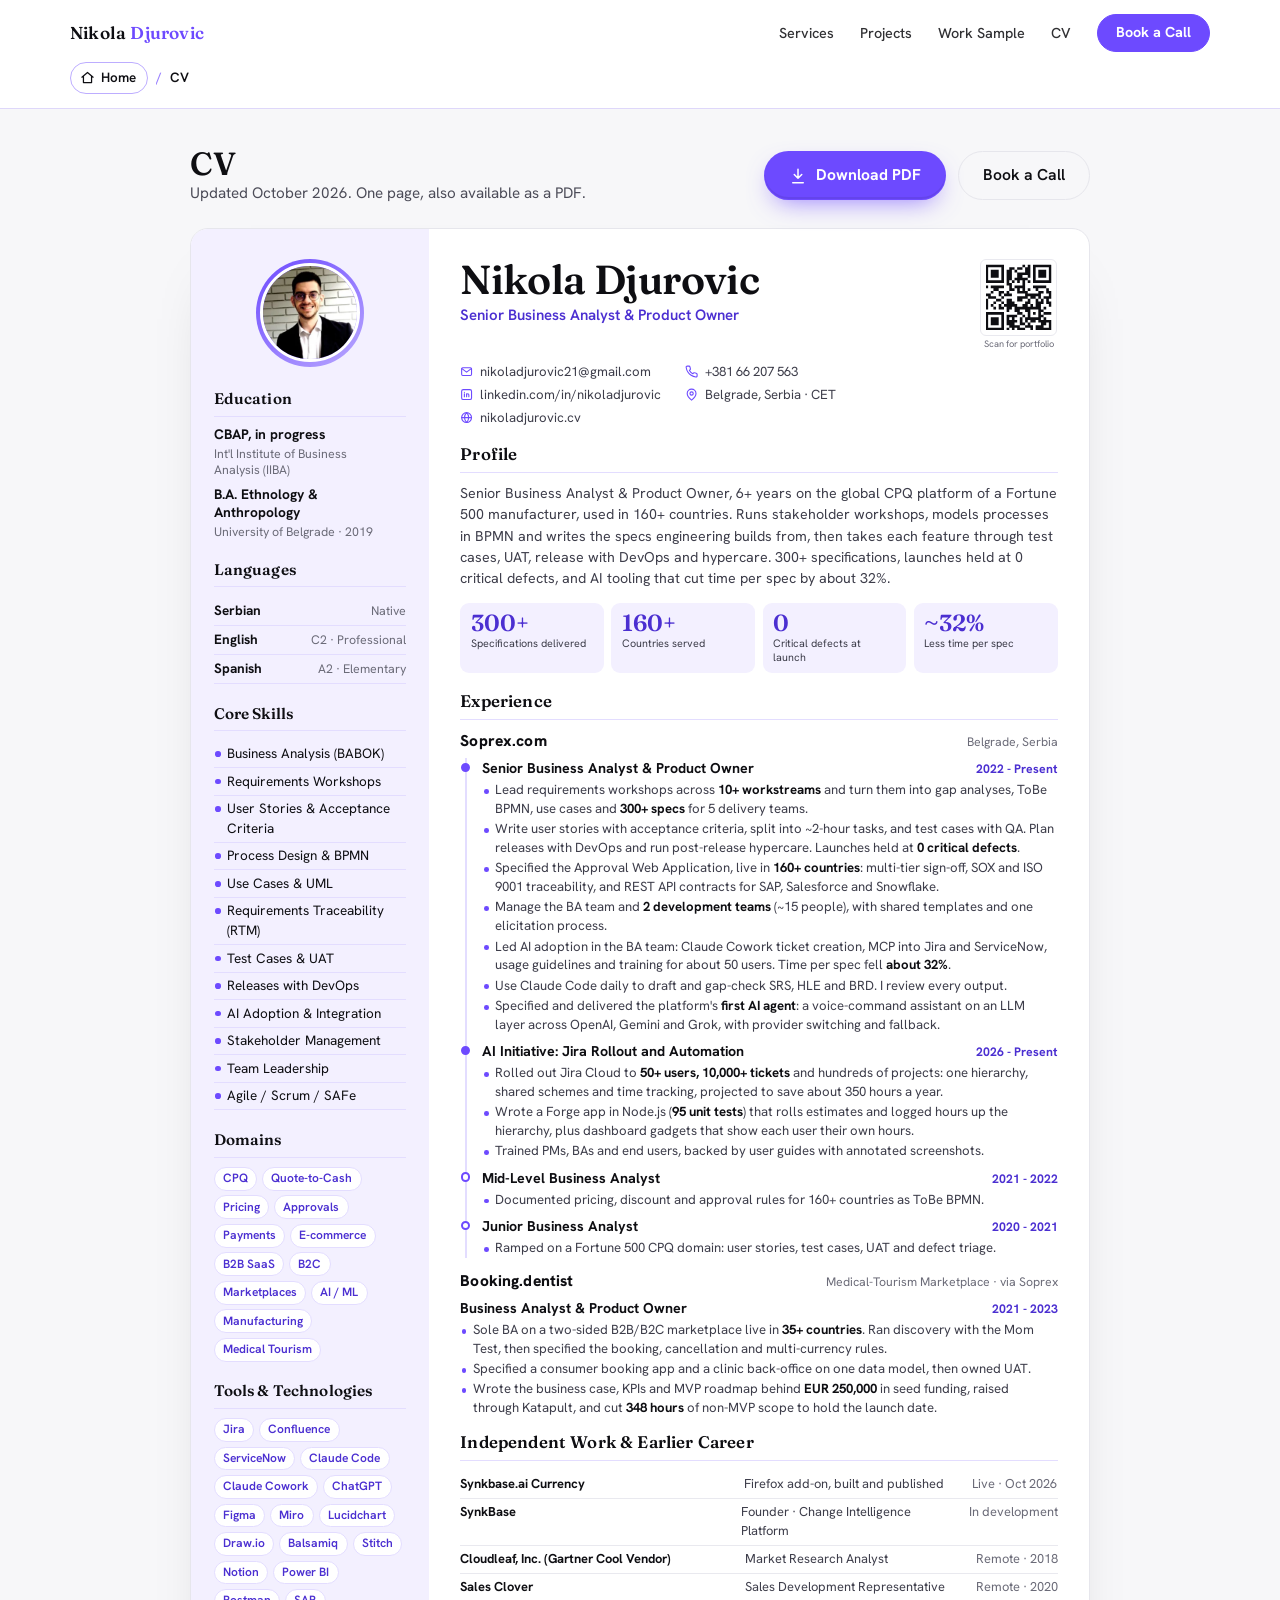
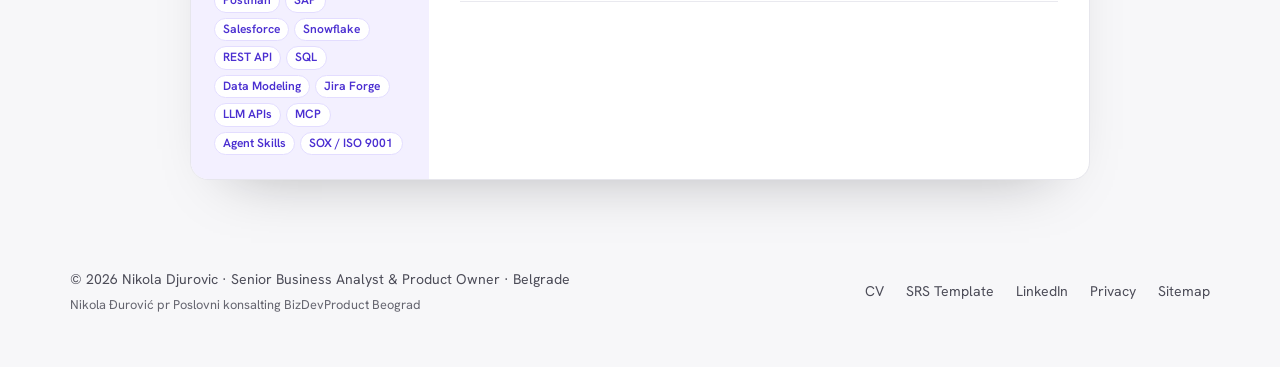
<file: cv/index.html>
<!doctype html>
<html lang="en">
<head>
<meta charset="utf-8">
<meta name="viewport" content="width=device-width, initial-scale=1, viewport-fit=cover">
<title>CV | Nikola Djurovic, Senior Business Analyst &amp; Product Owner</title>
<meta name="description" content="CV of Nikola Djurovic, Senior Business Analyst &amp; Product Owner in Belgrade. 300+ specifications, 160+ countries, 0 critical defects at launch. Download as PDF.">
<link rel="canonical" href="https://nikoladjurovic.cv/cv/">
<meta name="theme-color" content="#ffffff">
<link rel="icon" href="/favicon.svg" type="image/svg+xml">
<link rel="icon" href="/favicon-32.png" sizes="32x32" type="image/png">
<link rel="apple-touch-icon" href="/apple-touch-icon.png">
<link rel="preload" href="/assets/fonts/fraunces-latin-wght-normal.woff2" as="font" type="font/woff2" crossorigin>
<link rel="preload" href="/assets/fonts/hanken-grotesk-latin-wght-normal.woff2" as="font" type="font/woff2" crossorigin>
<link rel="stylesheet" href="/assets/css/site.css?v=20261012a">
<link rel="stylesheet" href="/assets/css/cv.css?v=20261012a">
<script src="/assets/js/site.js?v=20261012a" defer></script>
<meta property="og:type" content="profile">
<meta property="og:title" content="CV | Nikola Djurovic, Senior Business Analyst &amp; Product Owner">
<meta property="og:description" content="6+ years on a Fortune 500 CPQ platform used in 160+ countries. 300+ specifications, 0 critical defects at launch.">
<meta property="og:url" content="https://nikoladjurovic.cv/cv/">
<meta property="og:image" content="https://nikoladjurovic.cv/assets/img/og-image.png">
<meta name="twitter:card" content="summary_large_image">
<script type="application/ld+json">
{"@context":"https://schema.org","@graph":[
 {"@type":"ProfilePage","@id":"https://nikoladjurovic.cv/cv/#page","url":"https://nikoladjurovic.cv/cv/","name":"CV of Nikola Djurovic","isPartOf":{"@id":"https://nikoladjurovic.cv/#website"},"mainEntity":{"@id":"https://nikoladjurovic.cv/#person"},"dateModified":"2026-10-08","associatedMedia":{"@type":"MediaObject","contentUrl":"https://nikoladjurovic.cv/files/Nikola_Djurovic_Senior_BA_CV.pdf","encodingFormat":"application/pdf","name":"Nikola Djurovic CV (PDF)"}},
 {"@type":"BreadcrumbList","itemListElement":[{"@type":"ListItem","position":1,"name":"Home","item":"https://nikoladjurovic.cv/"},{"@type":"ListItem","position":2,"name":"CV","item":"https://nikoladjurovic.cv/cv/"}]}
]}
</script>
</head>
<body>
<a class="skip-link" href="#main">Skip to Content</a>
<header class="site-header">
  <div class="header-inner">
    <a class="brand" href="/" aria-label="Nikola Djurovic, home">Nikola <b>Djurovic</b></a>
    <button class="nav-toggle" type="button" aria-expanded="false" aria-controls="site-nav" aria-label="Open menu">
      <svg viewBox="0 0 24 24" fill="none" stroke="currentColor" stroke-width="2" stroke-linecap="round" aria-hidden="true"><path d="M4 7h16M4 12h16M4 17h16"/></svg>
    </button>
    <nav id="site-nav" class="site-nav" aria-label="Main">
      <ul class="nav-list">
        <li><a href="/#services">Services</a></li>
        <li><a href="/#work">Projects</a></li>
        <li><a href="/work/order-risk-hold/">Work Sample</a></li>
        <li><a href="/cv/" aria-current="page">CV</a></li>
        <li><a class="btn btn-sm" href="mailto:nikoladjurovic21@gmail.com?subject=Intro%20call" data-book>Book a Call</a></li>
      </ul>
    </nav>
  </div>
</header>
<main id="main" class="cv-wrap">
  <div class="cv-toolbar">
    <div><nav class="crumbs" aria-label="Breadcrumb"><ol><li><a href="/">Home</a></li><li aria-current="page">CV</li></ol></nav><h1>CV</h1><p>Updated October 2026. One page, also available as a PDF.</p></div>
    <div class="btn-row">
      <a class="btn btn-primary" href="/files/Nikola_Djurovic_Senior_BA_CV.pdf" download><svg viewBox="0 0 24 24" fill="none" stroke="currentColor" stroke-width="2" stroke-linecap="round" stroke-linejoin="round" aria-hidden="true"><path d="M12 3v12M7 10l5 5 5-5M5 21h14"/></svg>Download PDF</a>
      <a class="btn btn-ghost" href="mailto:nikoladjurovic21@gmail.com?subject=Intro%20call" data-book>Book a Call</a>
    </div>
  </div>
<article class="cv" id="cv" aria-label="Curriculum vitae of Nikola Djurovic">
  <aside class="cv-side">
    <div class="cv-photo"><a href="https://nikoladjurovic.cv/" aria-label="Open nikoladjurovic.cv"><picture><source type="image/webp" srcset="/assets/img/cv-photo-240.webp"><img src="/assets/img/cv-photo-240.jpg" width="240" height="240" alt="Portrait of Nikola Djurovic"></picture></a></div>
    <section class="cv-edu"><h2>Education</h2><p>CBAP, in progress<span>Int'l Institute of Business Analysis (IIBA)</span></p><p>B.A. Ethnology &amp; Anthropology<span>University of Belgrade · 2019</span></p></section>
    <section class="cv-lang"><h2>Languages</h2><div><b>Serbian</b><span>Native</span></div><div><b>English</b><span>C2 · Professional</span></div><div><b>Spanish</b><span>A2 · Elementary</span></div></section>
    <section><h2>Core Skills</h2><ul class="cv-skills"><li>Business Analysis (BABOK)</li><li>Requirements Workshops</li><li>User Stories &amp; Acceptance Criteria</li><li>Process Design &amp; BPMN</li><li>Use Cases &amp; UML</li><li>Requirements Traceability (RTM)</li><li>Test Cases &amp; UAT</li><li>Releases with DevOps</li><li>AI Adoption &amp; Integration</li><li>Stakeholder Management</li><li>Team Leadership</li><li>Agile / Scrum / SAFe</li></ul></section>
    <section><h2>Domains</h2><ul class="cv-chips"><li>CPQ</li><li>Quote-to-Cash</li><li>Pricing</li><li>Approvals</li><li>Payments</li><li>E-commerce</li><li>B2B SaaS</li><li>B2C</li><li>Marketplaces</li><li>AI / ML</li><li>Manufacturing</li><li>Medical Tourism</li></ul></section>
    <section><h2>Tools &amp; Technologies</h2><ul class="cv-chips"><li>Jira</li><li>Confluence</li><li>ServiceNow</li><li>Claude Code</li><li>Claude Cowork</li><li>ChatGPT</li><li>Figma</li><li>Miro</li><li>Lucidchart</li><li>Draw.io</li><li>Balsamiq</li><li>Stitch</li><li>Notion</li><li>Power BI</li><li>Postman</li><li>SAP</li><li>Salesforce</li><li>Snowflake</li><li>REST API</li><li>SQL</li><li>Data Modeling</li><li>Jira Forge</li><li>LLM APIs</li><li>MCP</li><li>Agent Skills</li><li>SOX / ISO 9001</li></ul></section>
  </aside>
  <div class="cv-main">
    <header class="cv-head">
      <div><p class="cv-name">Nikola Djurovic</p><p class="cv-sub">Senior Business Analyst &amp; Product Owner</p></div>
      <a class="cv-qr" href="https://nikoladjurovic.cv/"><svg viewBox="0 0 25 25" role="img" aria-label="QR code linking to nikoladjurovic.cv"><path fill="currentColor" d="M0,0H1V1H0zM1,0H2V1H1zM2,0H3V1H2zM3,0H4V1H3zM4,0H5V1H4zM5,0H6V1H5zM6,0H7V1H6zM14,0H15V1H14zM16,0H17V1H16zM18,0H19V1H18zM19,0H20V1H19zM20,0H21V1H20zM21,0H22V1H21zM22,0H23V1H22zM23,0H24V1H23zM24,0H25V1H24zM0,1H1V2H0zM6,1H7V2H6zM9,1H10V2H9zM10,1H11V2H10zM12,1H13V2H12zM13,1H14V2H13zM15,1H16V2H15zM16,1H17V2H16zM18,1H19V2H18zM24,1H25V2H24zM0,2H1V3H0zM2,2H3V3H2zM3,2H4V3H3zM4,2H5V3H4zM6,2H7V3H6zM8,2H9V3H8zM9,2H10V3H9zM11,2H12V3H11zM15,2H16V3H15zM16,2H17V3H16zM18,2H19V3H18zM20,2H21V3H20zM21,2H22V3H21zM22,2H23V3H22zM24,2H25V3H24zM0,3H1V4H0zM2,3H3V4H2zM3,3H4V4H3zM4,3H5V4H4zM6,3H7V4H6zM8,3H9V4H8zM9,3H10V4H9zM12,3H13V4H12zM13,3H14V4H13zM14,3H15V4H14zM15,3H16V4H15zM16,3H17V4H16zM18,3H19V4H18zM20,3H21V4H20zM21,3H22V4H21zM22,3H23V4H22zM24,3H25V4H24zM0,4H1V5H0zM2,4H3V5H2zM3,4H4V5H3zM4,4H5V5H4zM6,4H7V5H6zM8,4H9V5H8zM9,4H10V5H9zM12,4H13V5H12zM13,4H14V5H13zM16,4H17V5H16zM18,4H19V5H18zM20,4H21V5H20zM21,4H22V5H21zM22,4H23V5H22zM24,4H25V5H24zM0,5H1V6H0zM6,5H7V6H6zM8,5H9V6H8zM9,5H10V6H9zM11,5H12V6H11zM12,5H13V6H12zM13,5H14V6H13zM14,5H15V6H14zM15,5H16V6H15zM18,5H19V6H18zM24,5H25V6H24zM0,6H1V7H0zM1,6H2V7H1zM2,6H3V7H2zM3,6H4V7H3zM4,6H5V7H4zM5,6H6V7H5zM6,6H7V7H6zM8,6H9V7H8zM10,6H11V7H10zM12,6H13V7H12zM14,6H15V7H14zM16,6H17V7H16zM18,6H19V7H18zM19,6H20V7H19zM20,6H21V7H20zM21,6H22V7H21zM22,6H23V7H22zM23,6H24V7H23zM24,6H25V7H24zM8,7H9V8H8zM9,7H10V8H9zM14,7H15V8H14zM0,8H1V9H0zM2,8H3V9H2zM3,8H4V9H3zM4,8H5V9H4zM5,8H6V9H5zM6,8H7V9H6zM9,8H10V9H9zM11,8H12V9H11zM12,8H13V9H12zM13,8H14V9H13zM14,8H15V9H14zM18,8H19V9H18zM19,8H20V9H19zM20,8H21V9H20zM21,8H22V9H21zM22,8H23V9H22zM3,9H4V10H3zM4,9H5V10H4zM9,9H10V10H9zM10,9H11V10H10zM12,9H13V10H12zM14,9H15V10H14zM16,9H17V10H16zM19,9H20V10H19zM23,9H24V10H23zM2,10H3V11H2zM5,10H6V11H5zM6,10H7V11H6zM8,10H9V11H8zM12,10H13V11H12zM13,10H14V11H13zM14,10H15V11H14zM15,10H16V11H15zM20,10H21V11H20zM21,10H22V11H21zM23,10H24V11H23zM24,10H25V11H24zM0,11H1V12H0zM1,11H2V12H1zM5,11H6V12H5zM7,11H8V12H7zM8,11H9V12H8zM9,11H10V12H9zM15,11H16V12H15zM16,11H17V12H16zM17,11H18V12H17zM18,11H19V12H18zM19,11H20V12H19zM20,11H21V12H20zM24,11H25V12H24zM1,12H2V13H1zM2,12H3V13H2zM3,12H4V13H3zM6,12H7V13H6zM12,12H13V13H12zM13,12H14V13H13zM14,12H15V13H14zM15,12H16V13H15zM17,12H18V13H17zM18,12H19V13H18zM20,12H21V13H20zM22,12H23V13H22zM23,12H24V13H23zM24,12H25V13H24zM0,13H1V14H0zM4,13H5V14H4zM5,13H6V14H5zM8,13H9V14H8zM9,13H10V14H9zM12,13H13V14H12zM13,13H14V14H13zM16,13H17V14H16zM19,13H20V14H19zM21,13H22V14H21zM23,13H24V14H23zM0,14H1V15H0zM3,14H4V15H3zM6,14H7V15H6zM8,14H9V15H8zM9,14H10V15H9zM10,14H11V15H10zM15,14H16V15H15zM16,14H17V15H16zM19,14H20V15H19zM20,14H21V15H20zM21,14H22V15H21zM23,14H24V15H23zM24,14H25V15H24zM0,15H1V16H0zM2,15H3V16H2zM5,15H6V16H5zM7,15H8V16H7zM8,15H9V16H8zM9,15H10V16H9zM10,15H11V16H10zM11,15H12V16H11zM14,15H15V16H14zM15,15H16V16H15zM17,15H18V16H17zM19,15H20V16H19zM20,15H21V16H20zM24,15H25V16H24zM0,16H1V17H0zM3,16H4V17H3zM5,16H6V17H5zM6,16H7V17H6zM8,16H9V17H8zM9,16H10V17H9zM11,16H12V17H11zM12,16H13V17H12zM13,16H14V17H13zM14,16H15V17H14zM15,16H16V17H15zM16,16H17V17H16zM17,16H18V17H17zM18,16H19V17H18zM19,16H20V17H19zM20,16H21V17H20zM22,16H23V17H22zM8,17H9V18H8zM11,17H12V18H11zM12,17H13V18H12zM15,17H16V18H15zM16,17H17V18H16zM20,17H21V18H20zM21,17H22V18H21zM0,18H1V19H0zM1,18H2V19H1zM2,18H3V19H2zM3,18H4V19H3zM4,18H5V19H4zM5,18H6V19H5zM6,18H7V19H6zM12,18H13V19H12zM13,18H14V19H13zM16,18H17V19H16zM18,18H19V19H18zM20,18H21V19H20zM22,18H23V19H22zM23,18H24V19H23zM24,18H25V19H24zM0,19H1V20H0zM6,19H7V20H6zM8,19H9V20H8zM9,19H10V20H9zM10,19H11V20H10zM11,19H12V20H11zM14,19H15V20H14zM16,19H17V20H16zM20,19H21V20H20zM21,19H22V20H21zM0,20H1V21H0zM2,20H3V21H2zM3,20H4V21H3zM4,20H5V21H4zM6,20H7V21H6zM8,20H9V21H8zM10,20H11V21H10zM13,20H14V21H13zM15,20H16V21H15zM16,20H17V21H16zM17,20H18V21H17zM18,20H19V21H18zM19,20H20V21H19zM20,20H21V21H20zM22,20H23V21H22zM0,21H1V22H0zM2,21H3V22H2zM3,21H4V22H3zM4,21H5V22H4zM6,21H7V22H6zM8,21H9V22H8zM9,21H10V22H9zM10,21H11V22H10zM11,21H12V22H11zM13,21H14V22H13zM15,21H16V22H15zM17,21H18V22H17zM18,21H19V22H18zM20,21H21V22H20zM21,21H22V22H21zM22,21H23V22H22zM23,21H24V22H23zM24,21H25V22H24zM0,22H1V23H0zM2,22H3V23H2zM3,22H4V23H3zM4,22H5V23H4zM6,22H7V23H6zM8,22H9V23H8zM9,22H10V23H9zM10,22H11V23H10zM13,22H14V23H13zM14,22H15V23H14zM16,22H17V23H16zM21,22H22V23H21zM22,22H23V23H22zM24,22H25V23H24zM0,23H1V24H0zM6,23H7V24H6zM9,23H10V24H9zM10,23H11V24H10zM11,23H12V24H11zM12,23H13V24H12zM15,23H16V24H15zM16,23H17V24H16zM17,23H18V24H17zM19,23H20V24H19zM20,23H21V24H20zM21,23H22V24H21zM24,23H25V24H24zM0,24H1V25H0zM1,24H2V25H1zM2,24H3V25H2zM3,24H4V25H3zM4,24H5V25H4zM5,24H6V25H5zM6,24H7V25H6zM8,24H9V25H8zM10,24H11V25H10zM12,24H13V25H12zM13,24H14V25H13zM14,24H15V25H14zM17,24H18V25H17zM19,24H20V25H19zM20,24H21V25H20zM21,24H22V25H21zM22,24H23V25H22zM23,24H24V25H23zM24,24H25V25H24z"/></svg><span>Scan for portfolio</span></a>
    </header>
    <ul class="cv-contact">
      <li><a href="mailto:nikoladjurovic21@gmail.com"><svg viewBox="0 0 24 24" fill="none" stroke="currentColor" stroke-width="2" stroke-linecap="round" stroke-linejoin="round" aria-hidden="true"><rect x="3" y="5" width="18" height="14" rx="2"/><path d="m3.5 6.5 8.5 6.5 8.5-6.5"/></svg><span>nikoladjurovic21@gmail.com</span></a></li>
      <li><a href="tel:+38166207563"><svg viewBox="0 0 24 24" fill="none" stroke="currentColor" stroke-width="2" stroke-linecap="round" stroke-linejoin="round" aria-hidden="true"><path d="M22 16.9v3a2 2 0 0 1-2.2 2 19.8 19.8 0 0 1-8.6-3.1 19.5 19.5 0 0 1-6-6A19.8 19.8 0 0 1 2.1 4.2 2 2 0 0 1 4.1 2h3a2 2 0 0 1 2 1.7c.1.9.4 1.9.7 2.8a2 2 0 0 1-.5 2.1L8.1 9.9a16 16 0 0 0 6 6l1.3-1.3a2 2 0 0 1 2.1-.4c.9.3 1.9.6 2.8.7a2 2 0 0 1 1.7 2z"/></svg><span>+381&nbsp;66&nbsp;207&nbsp;563</span></a></li>
      <li><a href="https://www.linkedin.com/in/nikoladjurovic"><svg viewBox="0 0 24 24" fill="none" stroke="currentColor" stroke-width="2" stroke-linecap="round" stroke-linejoin="round" aria-hidden="true"><rect x="3" y="3" width="18" height="18" rx="3"/><path d="M8 10.5V16M8 7.8v.1M12 16v-3.2c0-1.3.9-2.3 2.1-2.3s2 1 2 2.3V16M12 10.5V16"/></svg><span>linkedin.com/in/nikoladjurovic</span></a></li>
      <li><a href="https://www.google.com/maps/place/Belgrade,+Serbia"><svg viewBox="0 0 24 24" fill="none" stroke="currentColor" stroke-width="2" stroke-linecap="round" stroke-linejoin="round" aria-hidden="true"><path d="M20 10c0 6-8 12-8 12s-8-6-8-12a8 8 0 0 1 16 0Z"/><circle cx="12" cy="10" r="3"/></svg><span>Belgrade, Serbia · CET</span></a></li>
      <li><a href="https://nikoladjurovic.cv/"><svg viewBox="0 0 24 24" fill="none" stroke="currentColor" stroke-width="2" stroke-linecap="round" stroke-linejoin="round" aria-hidden="true"><circle cx="12" cy="12" r="9"/><path d="M3 12h18M12 3c2.5 2.6 3.8 5.6 3.8 9s-1.3 6.4-3.8 9c-2.5-2.6-3.8-5.6-3.8-9S9.5 5.6 12 3z"/></svg><span>nikoladjurovic.cv</span></a></li>
    </ul>
    <section><h2>Profile</h2><p class="cv-profile">Senior Business Analyst &amp; Product Owner, 6+ years on the global CPQ platform of a Fortune 500 manufacturer, used in 160+ countries. Runs stakeholder workshops, models processes in BPMN and writes the specs engineering builds from, then takes each feature through test cases, UAT, release with DevOps and hypercare. 300+ specifications, launches held at 0 critical defects, and AI tooling that cut time per spec by about 32%.</p></section>
    <div class="cv-stats"><div><b>300+</b><span>Specifications delivered</span></div><div><b>160+</b><span>Countries served</span></div><div><b>0</b><span>Critical defects at launch</span></div><div><b>~32%</b><span>Less time per spec</span></div></div>
    <section><h2>Experience</h2>
      <div class="cv-co"><h3>Soprex.com</h3><span>Belgrade, Serbia</span></div>
      <div class="cv-roles"><div class="cv-role now"><div class="cv-rt"><h4>Senior Business Analyst &amp; Product Owner</h4><time>2022 - Present</time></div><ul><li>Lead requirements workshops across <strong>10+ workstreams</strong> and turn them into gap analyses, ToBe BPMN, use cases and <strong>300+ specs</strong> for 5 delivery teams.</li><li>Write user stories with acceptance criteria, split into ~2-hour tasks, and test cases with QA. Plan releases with DevOps and run post-release hypercare. Launches held at <strong>0 critical defects</strong>.</li><li>Specified the Approval Web Application, live in <strong>160+ countries</strong>: multi-tier sign-off, SOX and ISO 9001 traceability, and REST API contracts for SAP, Salesforce and Snowflake.</li><li>Manage the BA team and <strong>2 development teams</strong> (~15 people), with shared templates and one elicitation process.</li><li>Led AI adoption in the BA team: Claude Cowork ticket creation, MCP into Jira and ServiceNow, usage guidelines and training for about 50 users. Time per spec fell <strong>about 32%</strong>.</li><li>Use Claude Code daily to draft and gap-check SRS, HLE and BRD. I review every output.</li><li>Specified and delivered the platform's <strong>first AI agent</strong>: a voice-command assistant on an LLM layer across OpenAI, Gemini and Grok, with provider switching and fallback.</li></ul></div><div class="cv-role now"><div class="cv-rt"><h4>AI Initiative: Jira Rollout and Automation</h4><time>2026 - Present</time></div><ul><li>Rolled out Jira Cloud to <strong>50+ users, 10,000+ tickets</strong> and hundreds of projects: one hierarchy, shared schemes and time tracking, projected to save about 350 hours a year.</li><li>Wrote a Forge app in Node.js (<strong>95 unit tests</strong>) that rolls estimates and logged hours up the hierarchy, plus dashboard gadgets that show each user their own hours.</li><li>Trained PMs, BAs and end users, backed by user guides with annotated screenshots.</li></ul></div><div class="cv-role"><div class="cv-rt"><h4>Mid-Level Business Analyst</h4><time>2021 - 2022</time></div><ul><li>Documented pricing, discount and approval rules for 160+ countries as ToBe BPMN.</li></ul></div><div class="cv-role"><div class="cv-rt"><h4>Junior Business Analyst</h4><time>2020 - 2021</time></div><ul><li>Ramped on a Fortune 500 CPQ domain: user stories, test cases, UAT and defect triage.</li></ul></div></div>
      <div class="cv-co"><h3>Booking.dentist</h3><span>Medical-Tourism Marketplace · via Soprex</span></div>
      <div class="cv-roles flat"><div class="cv-role"><div class="cv-rt"><h4>Business Analyst &amp; Product Owner</h4><time>2021 - 2023</time></div><ul><li>Sole BA on a two-sided B2B/B2C marketplace live in <strong>35+ countries</strong>. Ran discovery with the Mom Test, then specified the booking, cancellation and multi-currency rules.</li><li>Specified a consumer booking app and a clinic back-office on one data model, then owned UAT.</li><li>Wrote the business case, KPIs and MVP roadmap behind <strong>EUR 250,000</strong> in seed funding, raised through Katapult, and cut <strong>348 hours</strong> of non-MVP scope to hold the launch date.</li></ul></div></div>
    </section>
    <section><h2>Independent Work &amp; Earlier Career</h2><div class="cv-early">
      <div><b>Synkbase.ai Currency</b><span>Firefox add-on, built and published</span><time>Live · Oct 2026</time></div>
      <div><b>SynkBase</b><span>Founder · Change Intelligence Platform</span><time>In development</time></div>
      <div><b>Cloudleaf, Inc. (Gartner Cool Vendor)</b><span>Market Research Analyst</span><time>Remote · 2018</time></div>
      <div><b>Sales Clover</b><span>Sales Development Representative</span><time>Remote · 2020</time></div>
    </div></section>
  </div>
</article>
</main>
<footer class="site-footer">
  <div>
    <p>© <span id="year">2026</span> Nikola Djurovic · Senior Business Analyst &amp; Product Owner · Belgrade</p>
    <p class="biz">Nikola Đurović pr Poslovni konsalting BizDevProduct Beograd</p>
  </div>
  <nav aria-label="Footer">
    <ul>
      <li><a href="/cv/">CV</a></li>
      <li><a href="/resources/srs-template/">SRS Template</a></li>
      <li><a href="https://www.linkedin.com/in/nikoladjurovic" rel="me noopener" target="_blank">LinkedIn</a></li>
      <li><a href="/privacy/">Privacy</a></li>
      <li><a href="/sitemap/">Sitemap</a></li>
    </ul>
  </nav>
</footer>
</body>
</html>
</file>
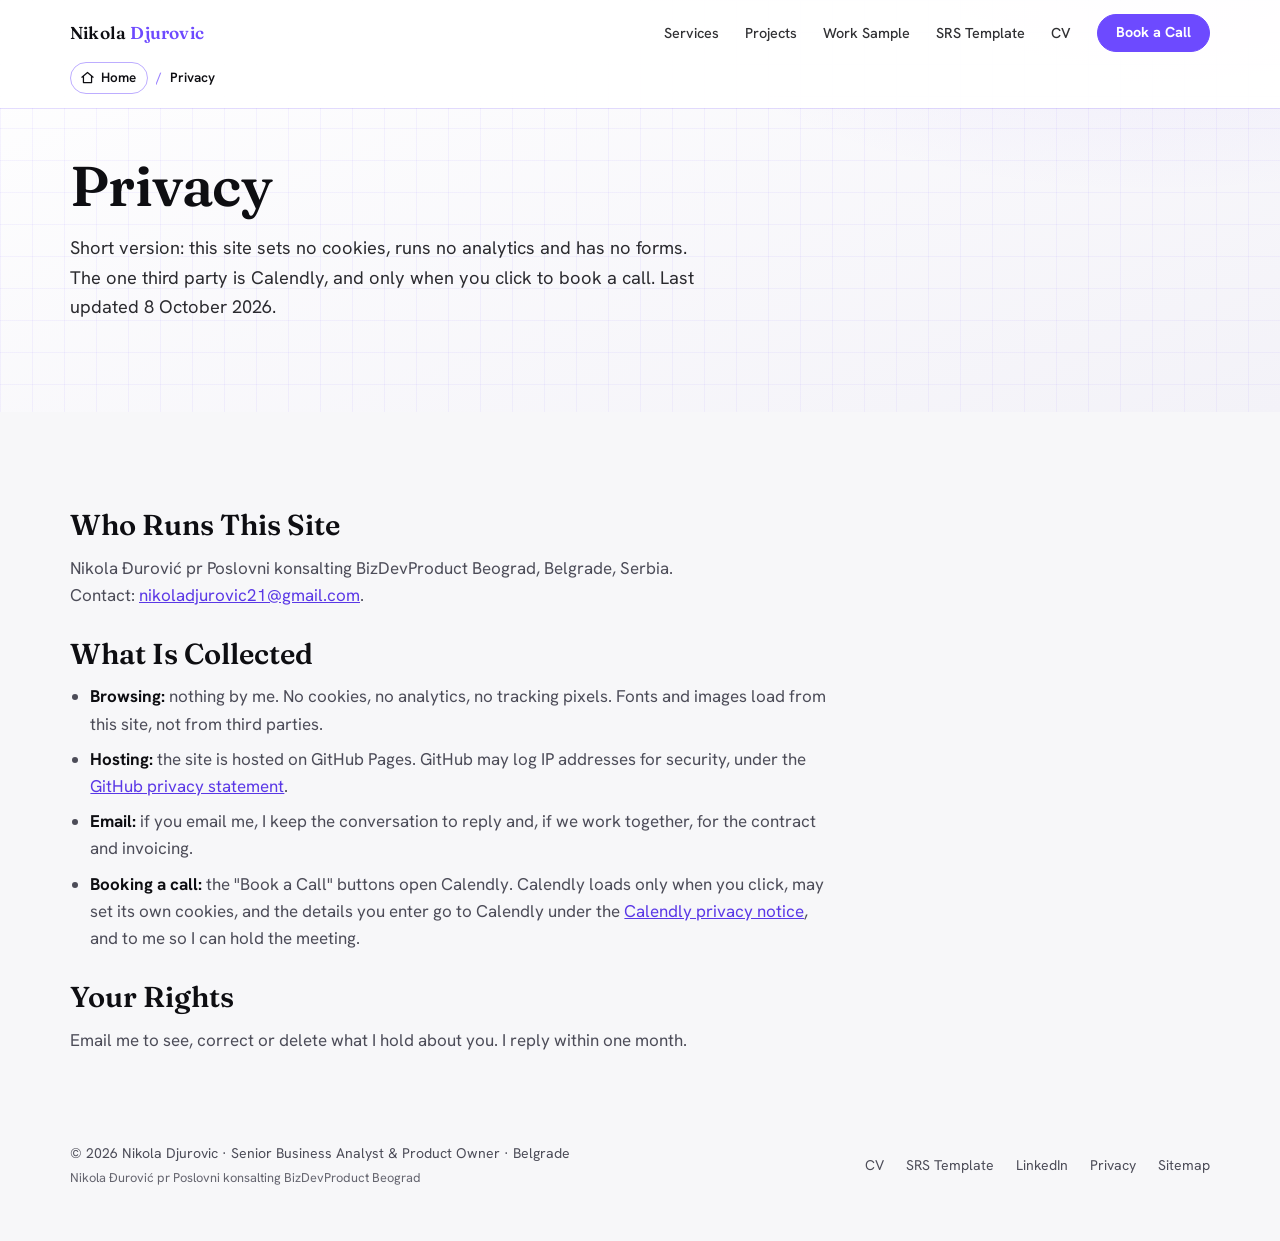
<file: privacy/index.html>
<!doctype html>
<html lang="en">
<head>
<meta charset="utf-8">
<meta name="viewport" content="width=device-width, initial-scale=1, viewport-fit=cover">
<title>Privacy | Nikola Djurovic</title>
<meta name="description" content="Privacy note for nikoladjurovic.cv: no cookies, no analytics, no forms. Who runs the site and how to contact them.">
<meta name="author" content="Nikola Djurovic">
<meta name="robots" content="index, follow, max-image-preview:large">
<link rel="canonical" href="https://nikoladjurovic.cv/privacy/">
<meta name="theme-color" content="#ffffff">
<meta property="og:type" content="website">
<meta property="og:site_name" content="Nikola Djurovic">
<meta property="og:title" content="Privacy | Nikola Djurovic">
<meta property="og:description" content="Privacy note for nikoladjurovic.cv: no cookies, no analytics, no forms. Who runs the site and how to contact them.">
<meta property="og:url" content="https://nikoladjurovic.cv/privacy/">
<meta property="og:image" content="https://nikoladjurovic.cv/assets/img/og-image.png">
<meta name="twitter:card" content="summary_large_image">
<link rel="icon" href="/favicon.svg" type="image/svg+xml">
<link rel="icon" href="/favicon-32.png" sizes="32x32" type="image/png">
<link rel="apple-touch-icon" href="/apple-touch-icon.png">
<link rel="manifest" href="/site.webmanifest">
<link rel="preload" href="/assets/fonts/fraunces-latin-wght-normal.woff2" as="font" type="font/woff2" crossorigin>
<link rel="preload" href="/assets/fonts/hanken-grotesk-latin-wght-normal.woff2" as="font" type="font/woff2" crossorigin>
<link rel="stylesheet" href="/assets/css/site.css?v=20261012a">
<script>document.documentElement.classList.add('js')</script>
<script src="/assets/js/site.js?v=20261012a" defer></script>
<script type="application/ld+json">
{
 "@context": "https://schema.org",
 "@graph": [
  {
   "@type": "WebPage",
   "name": "Privacy",
   "url": "https://nikoladjurovic.cv/privacy/",
   "isPartOf": {
    "@id": "https://nikoladjurovic.cv/#website"
   },
   "dateModified": "2026-10-08"
  }
 ]
}
</script>
</head>
<body>
<a class="skip-link" href="#main">Skip to Content</a>
<header class="site-header">
  <div class="header-inner">
    <a class="brand" href="/" aria-label="Nikola Djurovic, home">Nikola <b>Djurovic</b></a>
    <button class="nav-toggle" type="button" aria-expanded="false" aria-controls="site-nav" aria-label="Open menu">
      <svg viewBox="0 0 24 24" fill="none" stroke="currentColor" stroke-width="2" stroke-linecap="round" aria-hidden="true"><path d="M4 7h16M4 12h16M4 17h16"/></svg>
    </button>
    <nav id="site-nav" class="site-nav" aria-label="Main">
      <ul class="nav-list">
        <li><a href="/#services">Services</a></li>
        <li><a href="/#work">Projects</a></li>
        <li><a href="/work/order-risk-hold/">Work Sample</a></li>
        <li><a href="/resources/srs-template/">SRS Template</a></li>
        <li><a href="/cv/">CV</a></li>
        <li><a class="btn btn-sm" href="mailto:nikoladjurovic21@gmail.com?subject=Intro%20call" data-book>Book a Call</a></li>
      </ul>
    </nav>
  </div>
</header>
<main id="main">
  <header class="page-hero">
    <div class="page-hero-inner">
      <nav class="crumbs" aria-label="Breadcrumb"><ol><li><a href="/">Home</a></li><li aria-current="page">Privacy</li></ol></nav>
      <h1>Privacy</h1>
      <p class="lede">Short version: this site sets no cookies, runs no analytics and has no forms. The one third party is Calendly, and only when you click to book a call. Last updated 8 October 2026.</p>
    </div>
  </header>
  <section class="case-section">
    <div class="prose">
      <h2>Who Runs This Site</h2>
      <p>Nikola Đurović pr Poslovni konsalting BizDevProduct Beograd, Belgrade, Serbia. Contact: <a href="mailto:nikoladjurovic21@gmail.com">nikoladjurovic21@gmail.com</a>.</p>
      <h2>What Is Collected</h2>
      <ul class="list">
        <li><strong>Browsing:</strong> nothing by me. No cookies, no analytics, no tracking pixels. Fonts and images load from this site, not from third parties.</li>
        <li><strong>Hosting:</strong> the site is hosted on GitHub Pages. GitHub may log IP addresses for security, under the <a href="https://docs.github.com/en/site-policy/privacy-policies/github-general-privacy-statement" rel="noopener" target="_blank">GitHub privacy statement</a>.</li>
        <li><strong>Email:</strong> if you email me, I keep the conversation to reply and, if we work together, for the contract and invoicing.</li>
        <li><strong>Booking a call:</strong> the "Book a Call" buttons open Calendly. Calendly loads only when you click, may set its own cookies, and the details you enter go to Calendly under the <a href="https://calendly.com/privacy" rel="noopener" target="_blank">Calendly privacy notice</a>, and to me so I can hold the meeting.</li>
      </ul>
      <h2>Your Rights</h2>
      <p>Email me to see, correct or delete what I hold about you. I reply within one month.</p>
    </div>
  </section>
</main>
<footer class="site-footer">
  <div>
    <p>© <span id="year">2026</span> Nikola Djurovic · Senior Business Analyst &amp; Product Owner · Belgrade</p>
    <p class="biz">Nikola Đurović pr Poslovni konsalting BizDevProduct Beograd</p>
  </div>
  <nav aria-label="Footer">
    <ul>
      <li><a href="/cv/">CV</a></li>
      <li><a href="/resources/srs-template/">SRS Template</a></li>
      <li><a href="https://www.linkedin.com/in/nikoladjurovic" rel="me noopener" target="_blank">LinkedIn</a></li>
      <li><a href="/privacy/">Privacy</a></li>
      <li><a href="/sitemap/">Sitemap</a></li>
    </ul>
  </nav>
</footer>
</body>
</html>
</file>
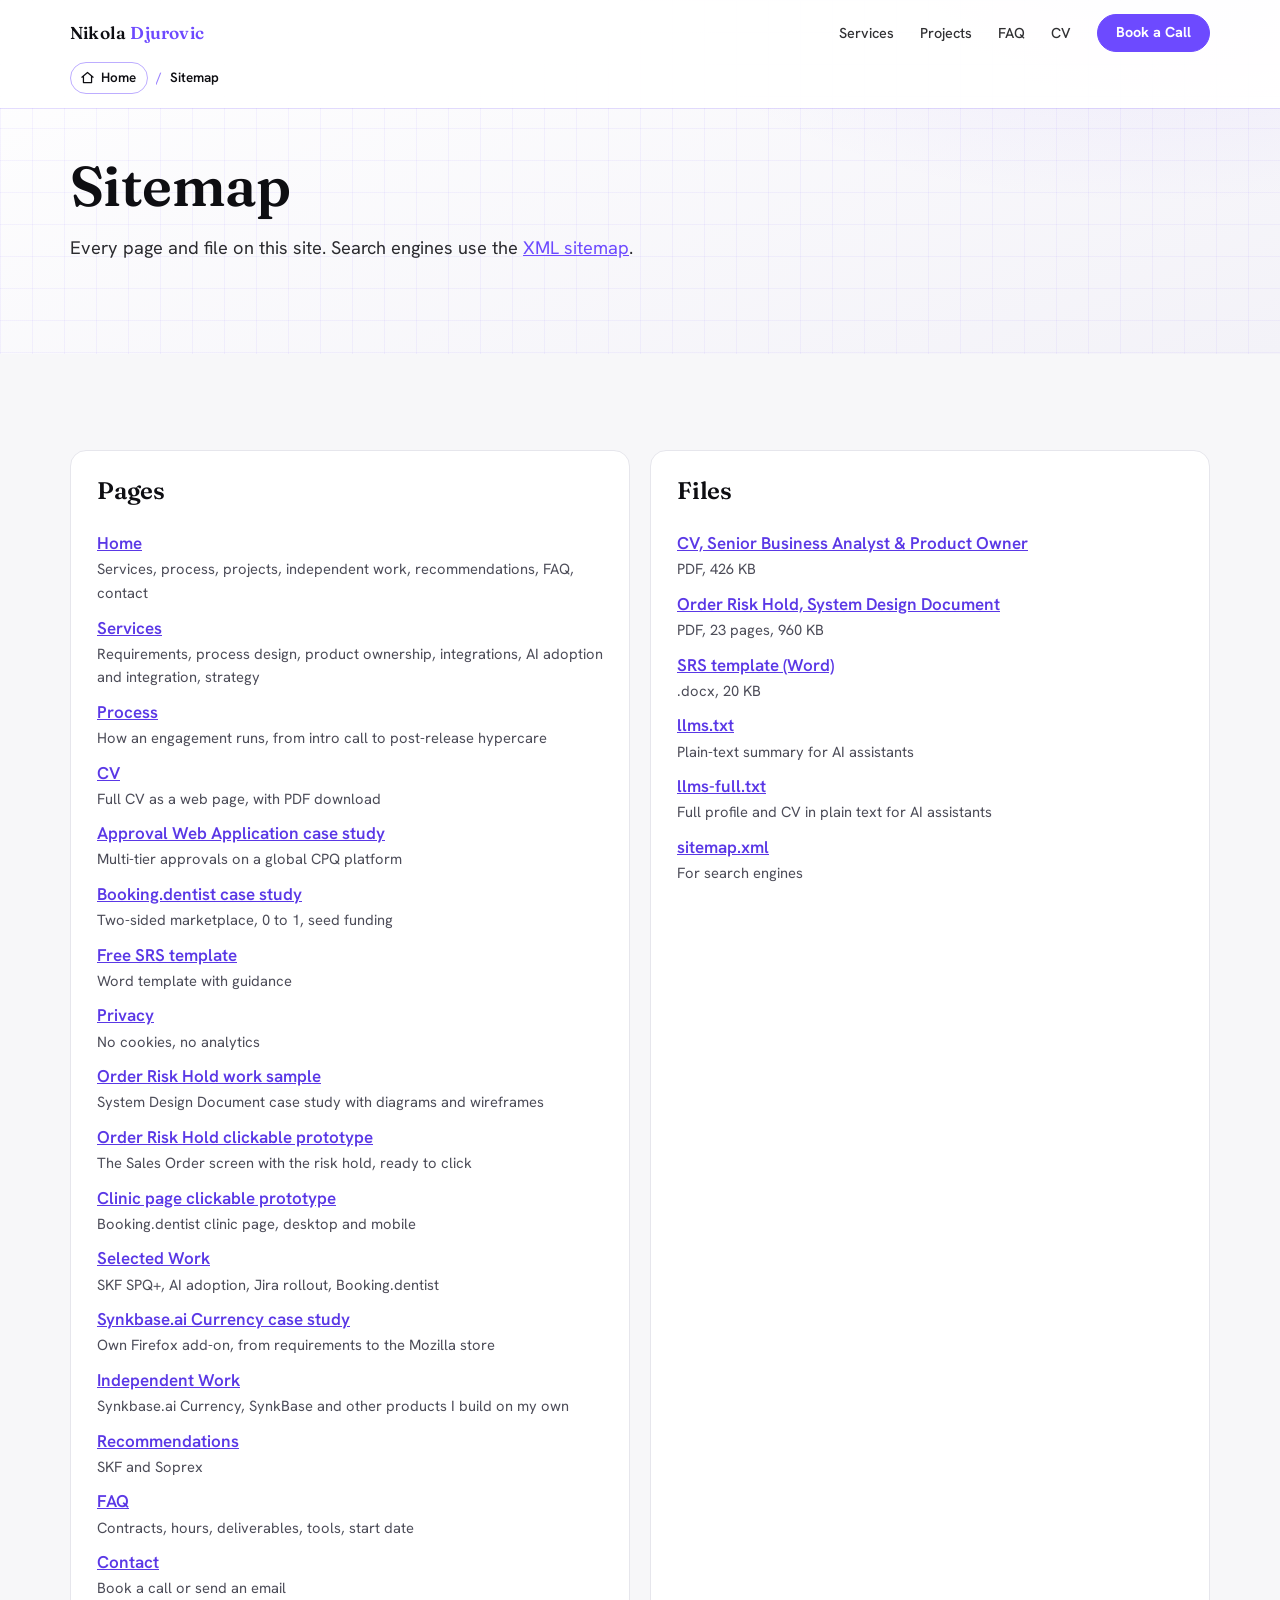
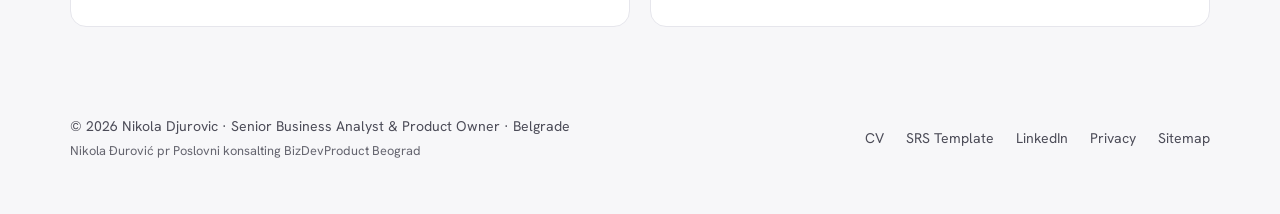
<file: sitemap/index.html>
<!doctype html>
<html lang="en">
<head>
<meta charset="utf-8">
<meta name="viewport" content="width=device-width, initial-scale=1, viewport-fit=cover">
<title>Sitemap | Nikola Djurovic</title>
<meta name="description" content="Every page and downloadable file on nikoladjurovic.cv, the site of freelance Senior Business Analyst Nikola Djurovic.">
<link rel="canonical" href="https://nikoladjurovic.cv/sitemap/">
<meta name="theme-color" content="#ffffff">
<link rel="icon" href="/favicon.svg" type="image/svg+xml">
<link rel="icon" href="/favicon-32.png" sizes="32x32" type="image/png">
<link rel="apple-touch-icon" href="/apple-touch-icon.png">
<link rel="preload" href="/assets/fonts/fraunces-latin-wght-normal.woff2" as="font" type="font/woff2" crossorigin>
<link rel="preload" href="/assets/fonts/hanken-grotesk-latin-wght-normal.woff2" as="font" type="font/woff2" crossorigin>
<link rel="stylesheet" href="/assets/css/site.css?v=20261012a">
<script src="/assets/js/site.js?v=20261012a" defer></script>
</head>
<body>
<a class="skip-link" href="#main">Skip to Content</a>
<header class="site-header">
  <div class="header-inner">
    <a class="brand" href="/" aria-label="Nikola Djurovic, home">Nikola <b>Djurovic</b></a>
    <button class="nav-toggle" type="button" aria-expanded="false" aria-controls="site-nav" aria-label="Open menu">
      <svg viewBox="0 0 24 24" fill="none" stroke="currentColor" stroke-width="2" stroke-linecap="round" aria-hidden="true"><path d="M4 7h16M4 12h16M4 17h16"/></svg>
    </button>
    <nav id="site-nav" class="site-nav" aria-label="Main">
      <ul class="nav-list">
        <li><a href="/#services">Services</a></li>
        <li><a href="/#work">Projects</a></li>
        <li><a href="/#faq">FAQ</a></li>
        <li><a href="/cv/">CV</a></li>
        <li><a class="btn btn-sm" href="mailto:nikoladjurovic21@gmail.com?subject=Intro%20call" data-book>Book a Call</a></li>
      </ul>
    </nav>
  </div>
</header>
<main id="main">
  <header class="page-hero">
    <div class="page-hero-inner">
      <nav class="crumbs" aria-label="Breadcrumb"><ol><li><a href="/">Home</a></li><li aria-current="page">Sitemap</li></ol></nav>
      <h1>Sitemap</h1>
      <p class="lede">Every page and file on this site. Search engines use the <a href="/sitemap.xml" style="color:var(--mint)">XML sitemap</a>.</p>
    </div>
  </header>
  <section class="case-section">
    <div class="grid-2">
      <div class="card">
        <h2 class="h2" style="font-size:1.5rem">Pages</h2>
        <ul class="sitemap-list">
          <li><a href="/">Home</a><span>Services, process, projects, independent work, recommendations, FAQ, contact</span></li>
          <li><a href="/#services">Services</a><span>Requirements, process design, product ownership, integrations, AI adoption and integration, strategy</span></li>
          <li><a href="/#process">Process</a><span>How an engagement runs, from intro call to post-release hypercare</span></li>
          <li><a href="/cv/">CV</a><span>Full CV as a web page, with PDF download</span></li>
          <li><a href="/work/approval-workflow/">Approval Web Application case study</a><span>Multi-tier approvals on a global CPQ platform</span></li>
          <li><a href="/work/booking-dentist-marketplace/">Booking.dentist case study</a><span>Two-sided marketplace, 0 to 1, seed funding</span></li>
          <li><a href="/resources/srs-template/">Free SRS template</a><span>Word template with guidance</span></li>
          <li><a href="/privacy/">Privacy</a><span>No cookies, no analytics</span></li>
          <li><a href="/work/order-risk-hold/">Order Risk Hold work sample</a><span>System Design Document case study with diagrams and wireframes</span></li>
          <li><a href="/work/order-risk-hold/prototype/">Order Risk Hold clickable prototype</a><span>The Sales Order screen with the risk hold, ready to click</span></li>
          <li><a href="/work/booking-dentist-marketplace/prototype/">Clinic page clickable prototype</a><span>Booking.dentist clinic page, desktop and mobile</span></li>
          <li><a href="/#work">Selected Work</a><span>SKF SPQ+, AI adoption, Jira rollout, Booking.dentist</span></li>
          <li><a href="/work/synkbase-currency/">Synkbase.ai Currency case study</a><span>Own Firefox add-on, from requirements to the Mozilla store</span></li>
          <li><a href="/#independent">Independent Work</a><span>Synkbase.ai Currency, SynkBase and other products I build on my own</span></li>
          <li><a href="/#recommendations">Recommendations</a><span>SKF and Soprex</span></li>
          <li><a href="/#faq">FAQ</a><span>Contracts, hours, deliverables, tools, start date</span></li>
          <li><a href="/#contact">Contact</a><span>Book a call or send an email</span></li>
        </ul>
      </div>
      <div class="card">
        <h2 class="h2" style="font-size:1.5rem">Files</h2>
        <ul class="sitemap-list">
          <li><a href="/files/Nikola_Djurovic_Senior_BA_CV.pdf" download>CV, Senior Business Analyst &amp; Product Owner</a><span>PDF, 426 KB</span></li>
          <li><a href="/files/Order_Risk_Hold_SDD_Nikola_Djurovic.pdf" download>Order Risk Hold, System Design Document</a><span>PDF, 23 pages, 960 KB</span></li>
          <li><a href="/files/SRS_Template_Nikola_Djurovic.docx" download>SRS template (Word)</a><span>.docx, 20 KB</span></li>
          <li><a href="/llms.txt">llms.txt</a><span>Plain-text summary for AI assistants</span></li>
          <li><a href="/llms-full.txt">llms-full.txt</a><span>Full profile and CV in plain text for AI assistants</span></li>
          <li><a href="/sitemap.xml">sitemap.xml</a><span>For search engines</span></li>
        </ul>
      </div>
    </div>
  </section>
</main>
<footer class="site-footer">
  <div>
    <p>© <span id="year">2026</span> Nikola Djurovic · Senior Business Analyst &amp; Product Owner · Belgrade</p>
    <p class="biz">Nikola Đurović pr Poslovni konsalting BizDevProduct Beograd</p>
  </div>
  <nav aria-label="Footer">
    <ul>
      <li><a href="/cv/">CV</a></li>
      <li><a href="/resources/srs-template/">SRS Template</a></li>
      <li><a href="https://www.linkedin.com/in/nikoladjurovic" rel="me noopener" target="_blank">LinkedIn</a></li>
      <li><a href="/privacy/">Privacy</a></li>
      <li><a href="/sitemap/">Sitemap</a></li>
    </ul>
  </nav>
</footer>
</body>
</html>
</file>
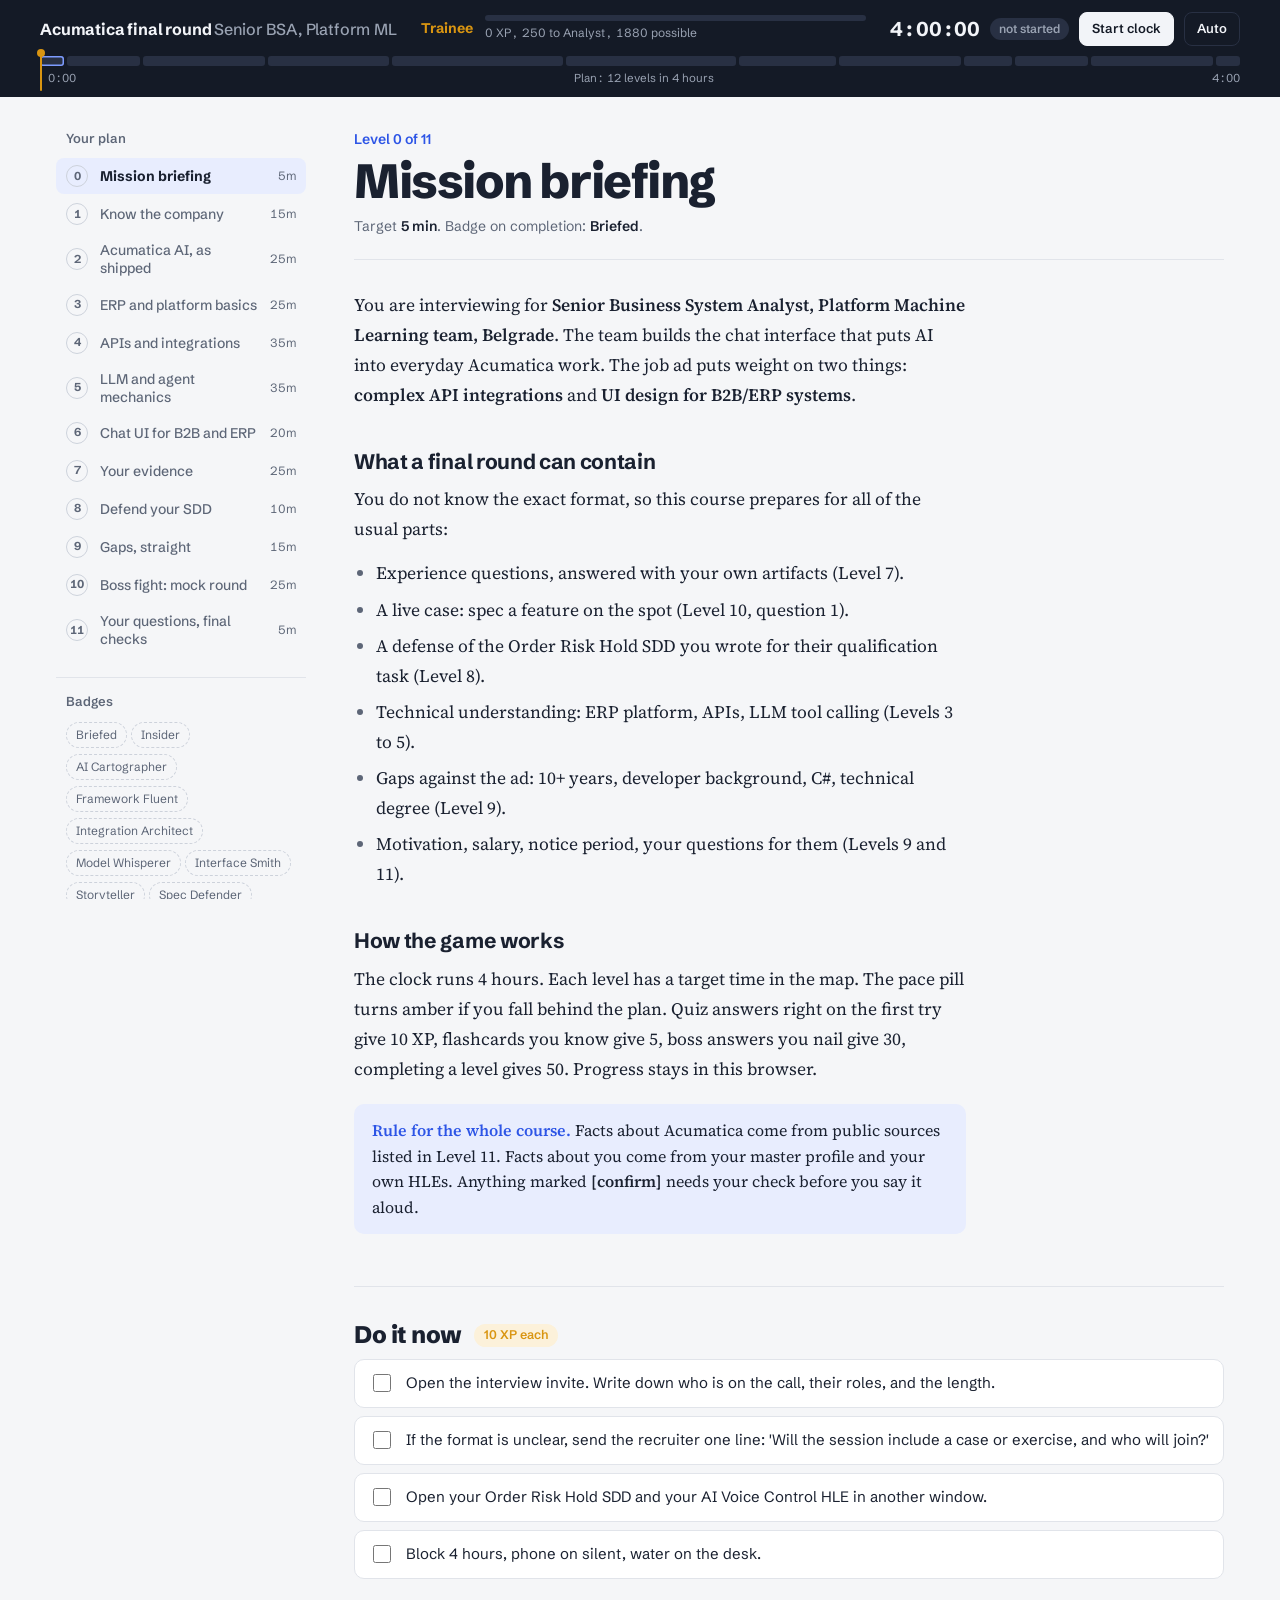
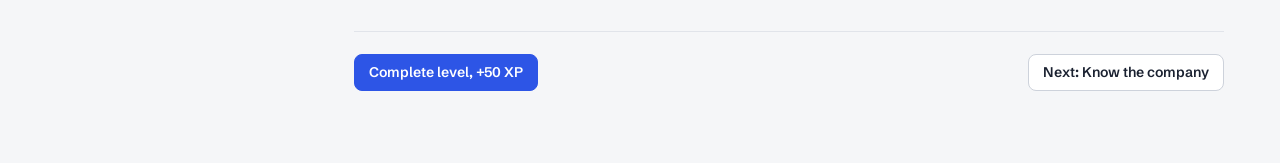
<file: prep/acumatica-f311761fbdd4/index.html>
<!doctype html>
<html lang="en">
<head>
<meta charset="utf-8">
<meta name="viewport" content="width=device-width, initial-scale=1, viewport-fit=cover">
<title>Acumatica Final Round</title>
<meta name="claude:viewport-fit-sides" content="cover">
<meta name="robots" content="noindex, nofollow, noarchive">
<link rel="preconnect" href="https://fonts.googleapis.com">
<link rel="preconnect" href="https://fonts.gstatic.com" crossorigin>
<link rel="stylesheet" href="https://fonts.googleapis.com/css2?family=Schibsted+Grotesk:wght@500;600;700;800&family=Source+Serif+4:ital,opsz,wght@0,8..60,400;0,8..60,600;1,8..60,400&family=IBM+Plex+Mono:wght@400;600&display=swap">
<style>
/* Layout: a study workbook. Scoreboard with a 4-hour plan strip on top, plan list on the left, one level as a long readable page. */
:root{
  --bg:#F5F6F8; --surface:#FFFFFF; --sunk:#EEF0F4; --ink:#1A2130; --muted:#5D6677; --hair:#E1E4EA; --hair2:#CDD2DB;
  --accent:#2D55E6; --accent-ink:#FFFFFF; --accent-soft:#E8EDFE; --xp:#D99511; --xp-soft:#FCF1DA;
  --good:#16895C; --good-soft:#E3F5EC; --bad:#C93C3C; --bad-soft:#FBE9E9; --warn:#A06300; --warn-soft:#FDF3DF;
  --head:#141A26; --head-ink:#F2F4F8; --head-muted:#9AA3B3; --head-track:#283043;
  --f-ui:"Schibsted Grotesk","Segoe UI",system-ui,sans-serif;
  --f-read:"Source Serif 4",Georgia,"Times New Roman",serif;
  --f-code:"IBM Plex Mono",ui-monospace,Consolas,monospace;
}
@media (prefers-color-scheme: dark){ :root:not([data-theme="light"]){
  --bg:#0E1218; --surface:#161B24; --sunk:#1B212C; --ink:#E7EAF0; --muted:#9AA3B3; --hair:#252C38; --hair2:#333B4A;
  --accent:#7D9BFF; --accent-ink:#0E1218; --accent-soft:#1D2742; --xp:#F0B44A; --xp-soft:#33280F;
  --good:#45C58C; --good-soft:#12291F; --bad:#F07A7A; --bad-soft:#2E1719; --warn:#F0B44A; --warn-soft:#2D2412;
  --head:#0A0D13; --head-ink:#E7EAF0; --head-muted:#8A93A3; --head-track:#222937; color-scheme:dark;}}
:root[data-theme="dark"]{
  --bg:#0E1218; --surface:#161B24; --sunk:#1B212C; --ink:#E7EAF0; --muted:#9AA3B3; --hair:#252C38; --hair2:#333B4A;
  --accent:#7D9BFF; --accent-ink:#0E1218; --accent-soft:#1D2742; --xp:#F0B44A; --xp-soft:#33280F;
  --good:#45C58C; --good-soft:#12291F; --bad:#F07A7A; --bad-soft:#2E1719; --warn:#F0B44A; --warn-soft:#2D2412;
  --head:#0A0D13; --head-ink:#E7EAF0; --head-muted:#8A93A3; --head-track:#222937; color-scheme:dark;}
*{box-sizing:border-box} body{margin:0} [hidden]{display:none!important} img{max-width:100%}
body{background:var(--bg);color:var(--ink);font-family:var(--f-ui);font-size:15px;line-height:1.5;-webkit-font-smoothing:antialiased}
body::before{content:"";position:fixed;inset:0 0 auto;height:env(safe-area-inset-top,0px);z-index:10;background:var(--head)}
button{font:inherit;color:inherit;cursor:pointer}
button:focus-visible,a:focus-visible,input:focus-visible{outline:2px solid var(--accent);outline-offset:2px}
a{color:var(--accent);text-underline-offset:2px}

/* Scoreboard */
.bar{position:sticky;top:env(safe-area-inset-top,0px);z-index:5;background:var(--head);color:var(--head-ink);
  padding-block:12px 10px;padding-left:max(16px,env(safe-area-inset-left,0px));padding-right:max(16px,env(safe-area-inset-right,0px))}
.bar-in{max-width:1200px;margin:0 auto;display:flex;flex-wrap:wrap;gap:10px 24px;align-items:center}
.brand{font-weight:700;font-size:16px;letter-spacing:-.01em;white-space:nowrap}
.brand span{color:var(--head-muted);font-weight:500}
.rank{display:flex;align-items:center;gap:12px;flex:1 1 260px;min-width:0}
.rank-name{font-weight:700;font-size:14px;color:var(--xp);white-space:nowrap}
.xpwrap{flex:1;min-width:90px}
.xptrack{height:6px;background:var(--head-track);border-radius:99px;overflow:hidden}
.xpfill{height:100%;width:0;background:var(--xp);border-radius:99px;transition:width .5s ease}
.xpnum{font-size:12px;color:var(--head-muted);font-variant-numeric:tabular-nums;margin-top:3px}
.clock{display:flex;align-items:center;gap:10px;font-variant-numeric:tabular-nums}
.clock .t{font-size:20px;font-weight:700;letter-spacing:-.01em}
.pace{font-size:12px;padding:2px 9px;border-radius:99px;font-weight:600}
.pace.ok{background:rgba(69,197,140,.16);color:#5FD39E} .pace.behind{background:rgba(240,180,74,.16);color:#F3BE5E} .pace.idle{background:var(--head-track);color:var(--head-muted)}
.hbtn{border:1px solid var(--head-track);background:transparent;color:var(--head-ink);padding:6px 12px;border-radius:8px;font-size:13px;font-weight:600}
.hbtn:hover{border-color:var(--head-muted)}
.hbtn.go{background:#F2F4F8;color:#141A26;border-color:#F2F4F8}
/* The one memorable element: the 4-hour plan strip */
.plan{max-width:1200px;margin:10px auto 0;position:relative}
.segs{display:flex;gap:3px;height:10px}
.seg{border-radius:3px;background:var(--head-track);position:relative;border:0;padding:0;min-width:6px}
.seg.done{background:#7D9BFF}
.seg.cur{background:var(--head-track);box-shadow:inset 0 0 0 1.5px #7D9BFF}
.seg:hover{filter:brightness(1.3)}
.now{position:absolute;top:-4px;bottom:-4px;width:2px;background:var(--xp);border-radius:2px;left:0;transition:left 1s linear;pointer-events:none}
.now::after{content:"";position:absolute;top:-3px;left:-3px;width:8px;height:8px;border-radius:50%;background:var(--xp)}
.planlabels{padding-left:8px;display:flex;justify-content:space-between;font-size:11.5px;color:var(--head-muted);margin-top:4px;font-variant-numeric:tabular-nums}

/* Shell */
.shell{max-width:1200px;margin:0 auto;display:grid;grid-template-columns:250px minmax(0,1fr);gap:48px;
  padding-block:32px 72px;padding-left:max(16px,env(safe-area-inset-left,0px));padding-right:max(16px,env(safe-area-inset-right,0px))}
.map{position:sticky;top:calc(env(safe-area-inset-top,0px) + 112px);align-self:start;display:flex;flex-direction:column;gap:2px;max-height:calc(100vh - 130px);overflow-y:auto}
.map h2{font-size:13px;color:var(--muted);margin:0 0 8px 10px;font-weight:600}
.lvl{display:grid;grid-template-columns:24px 1fr auto;gap:10px;align-items:center;text-align:left;border:0;background:none;padding:7px 10px;border-radius:8px}
.lvl:hover{background:var(--sunk)}
.lvl.cur{background:var(--accent-soft)}
.lvl.cur .nm{color:var(--ink);font-weight:700}
.lvl .n{font-size:11.5px;font-weight:700;width:22px;height:22px;border-radius:50%;display:grid;place-items:center;border:1.5px solid var(--hair2);color:var(--muted);font-variant-numeric:tabular-nums}
.lvl.done .n{background:var(--accent);border-color:var(--accent);color:var(--accent-ink)}
.lvl .nm{font-size:14px;font-weight:500;line-height:1.3;color:var(--muted)}
.lvl.done .nm{color:var(--ink)}
.lvl .mn{font-size:12px;color:var(--muted);font-variant-numeric:tabular-nums}
.badges{margin-top:20px;padding:14px 10px 0;border-top:1px solid var(--hair)}
.badges h3{margin:0 0 10px;font-size:13px;color:var(--muted);font-weight:600}
.bdg{display:inline-block;font-size:12px;padding:3px 9px;border-radius:99px;margin:0 4px 6px 0;color:var(--muted);border:1px dashed var(--hair2)}
.bdg.on{background:var(--xp-soft);color:var(--xp);border:1px solid transparent;font-weight:600}
.reset{margin-top:10px}
.linkbtn{border:0;background:none;padding:0;font-size:12.5px;color:var(--muted);text-decoration:underline;text-underline-offset:2px}
main{min-width:0}

/* Level header */
.lvhead{padding-bottom:22px;margin-bottom:30px;border-bottom:1px solid var(--hair)}
.lvhead .kicker{font-size:14px;color:var(--accent);font-weight:600;margin-bottom:6px}
h1{font-weight:800;font-size:clamp(30px,4.6vw,48px);line-height:1.04;letter-spacing:-.03em;margin:0 0 10px;text-wrap:balance}
.meta{font-size:14px;color:var(--muted)}
.meta b{color:var(--ink);font-weight:600}

/* Reading */
.lesson{max-width:68ch;font-family:var(--f-read);font-size:17.5px;line-height:1.72}
.lesson h3{font-family:var(--f-ui);font-weight:700;font-size:21px;line-height:1.25;margin:38px 0 10px;letter-spacing:-.015em;text-wrap:balance}
.lesson p{margin:0 0 14px}
.lesson ul,.lesson ol{margin:0 0 16px;padding-left:22px}
.lesson li{margin-bottom:6px}
.lesson li::marker{color:var(--muted)}
.lesson b{font-weight:600}
.lesson code,.mono{font-family:var(--f-code);font-size:.8em;background:var(--sunk);padding:1px 6px;border-radius:5px}
.note,.flag{font-size:16px;padding:14px 18px;border-radius:10px;margin:20px 0;line-height:1.6}
.note{background:var(--accent-soft)}
.flag{background:var(--warn-soft)}
.note b:first-child{color:var(--accent)} .flag b:first-child{color:var(--warn)}
.tw{overflow-x:auto;margin:14px 0 22px;border:1px solid var(--hair);border-radius:10px;background:var(--surface)}
table{border-collapse:collapse;width:100%;font-family:var(--f-ui);font-size:14.5px;line-height:1.45;min-width:520px}
th,td{text-align:left;padding:10px 14px;border-bottom:1px solid var(--hair);vertical-align:top}
th{font-size:13px;color:var(--muted);font-weight:600;background:var(--sunk)}
tr:last-child td{border-bottom:0}
td:first-child{font-weight:600}
pre{font-family:var(--f-code);font-size:13px;background:var(--sunk);border-radius:10px;padding:14px 16px;overflow-x:auto;line-height:1.55;border:1px solid var(--hair)}

/* Activities */
.act{margin-top:52px;padding-top:30px;border-top:1px solid var(--hair)}
.act > h2{font-size:24px;font-weight:800;letter-spacing:-.02em;margin:0 0 6px;display:flex;align-items:center;gap:12px;flex-wrap:wrap}
.act > p.sub{color:var(--muted);margin:0 0 18px;font-size:14.5px}
.tag{font-size:12.5px;padding:2px 10px;border-radius:99px;background:var(--xp-soft);color:var(--xp);font-weight:600;letter-spacing:0}
.qs{display:grid;gap:14px}
.q{background:var(--surface);border:1px solid var(--hair);border-radius:12px;padding:18px 20px}
.q .qt{font-weight:600;font-size:16px;margin-bottom:12px;line-height:1.4}
.q .qn{color:var(--muted);font-weight:500;margin-right:6px;font-variant-numeric:tabular-nums}
.opts{display:grid;gap:8px}
.opt{text-align:left;border:1px solid var(--hair2);background:var(--surface);padding:10px 14px;border-radius:9px;font-size:15px;line-height:1.4;display:flex;gap:10px;align-items:flex-start}
.opt::before{content:"";flex:none;width:16px;height:16px;margin-top:2px;border-radius:50%;border:1.5px solid var(--hair2)}
.opt:hover:not([disabled]){border-color:var(--accent);background:var(--accent-soft)}
.opt.right{background:var(--good-soft);border-color:var(--good)}
.opt.right::before{background:var(--good);border-color:var(--good);box-shadow:inset 0 0 0 3px var(--good-soft)}
.opt.wrong{background:var(--bad-soft);border-color:transparent;color:var(--muted)}
.opt.wrong::before{border-color:var(--bad)}
.opt[disabled]{cursor:default}
.why{margin-top:12px;font-size:14.5px;color:var(--muted);line-height:1.55}
.why b{color:var(--good)}
.cards{display:grid;grid-template-columns:repeat(auto-fill,minmax(220px,1fr));gap:12px}
.fc{background:var(--surface);border:1px solid var(--hair);border-radius:12px;padding:16px;display:flex;flex-direction:column;gap:10px;min-height:150px}
.fc .front{font-weight:700;font-size:16.5px;line-height:1.3;letter-spacing:-.01em}
.fc .back{font-family:var(--f-read);font-size:15.5px;line-height:1.55;color:var(--ink)}
.fc .row{margin-top:auto;display:flex;gap:8px;flex-wrap:wrap}
.fc.known{border-color:var(--good);background:linear-gradient(var(--good-soft),var(--good-soft)) top/100% 4px no-repeat,var(--surface)}
.btn{border:1px solid var(--hair2);background:var(--surface);color:var(--ink);padding:7px 14px;border-radius:8px;font-size:14px;font-weight:600}
.btn:hover:not([disabled]){border-color:var(--accent);color:var(--accent)}
.btn[disabled]{opacity:.55;cursor:default}
.btn.primary{background:var(--accent);border-color:var(--accent);color:var(--accent-ink)}
.btn.primary:hover:not([disabled]){filter:brightness(1.08);color:var(--accent-ink)}
.btn.xp{background:var(--xp-soft);border-color:transparent;color:var(--xp)}
.boss{background:var(--surface);border:1px solid var(--hair);border-radius:12px;padding:20px 22px;margin-bottom:14px}
.boss .bq{font-weight:700;font-size:18px;line-height:1.35;letter-spacing:-.01em;text-wrap:balance}
.boss .bq .qn{color:var(--muted);font-weight:500;margin-right:6px}
.boss .row{display:flex;gap:8px;flex-wrap:wrap;align-items:center;margin-top:14px}
.boss .tm{font-variant-numeric:tabular-nums;font-size:15px;font-weight:700;min-width:48px;color:var(--accent)}
.boss .reveal{margin-top:16px;padding-top:14px;border-top:1px solid var(--hair);font-family:var(--f-read);font-size:16px;line-height:1.65}
.boss .reveal h4{font-family:var(--f-ui);margin:4px 0 6px;font-size:13.5px;color:var(--muted);font-weight:600}
.boss .reveal ul,.boss .reveal ol{margin:0 0 8px;padding-left:22px}
.boss .reveal .row{font-family:var(--f-ui)}
.grade{font-size:12.5px;padding:2px 10px;border-radius:99px;font-weight:600}
.grade.g2{background:var(--good-soft);color:var(--good)} .grade.g1{background:var(--warn-soft);color:var(--warn)} .grade.g0{background:var(--bad-soft);color:var(--bad)}
.checks{display:grid;gap:8px}
.ck{display:flex;gap:12px;align-items:flex-start;background:var(--surface);border:1px solid var(--hair);border-radius:10px;padding:12px 14px;font-size:15px}
.ck input{margin-top:2px;width:18px;height:18px;accent-color:var(--accent);flex:none}
.ck label{cursor:pointer}
.ck:has(input:checked) label{color:var(--muted);text-decoration:line-through;text-decoration-color:var(--hair2)}
.story{background:var(--surface);border:1px solid var(--hair);border-radius:12px;padding:18px 20px;margin:16px 0;font-size:16px}
.story h4{margin:0 0 4px;font-family:var(--f-ui);font-size:18px;font-weight:700;letter-spacing:-.01em}
.story .use{font-family:var(--f-ui);font-size:13.5px;color:var(--accent);font-weight:600;margin-bottom:8px}
.story ul{margin:6px 0 0;padding-left:20px}
.story .flag{margin:12px 0 0}
.foot{display:flex;flex-wrap:wrap;gap:12px;align-items:center;justify-content:space-between;margin-top:52px;padding-top:22px;border-top:1px solid var(--hair)}
.toast{position:fixed;right:max(16px,env(safe-area-inset-right,0px));bottom:calc(16px + env(safe-area-inset-bottom,0px));background:var(--ink);color:var(--bg);
  padding:9px 15px;border-radius:10px;font-weight:600;font-size:14px;opacity:0;transform:translateY(8px);transition:.2s;pointer-events:none;z-index:20}
.toast.show{opacity:1;transform:none}
.toast b{color:var(--xp)}
.src{font-family:var(--f-ui);font-size:14.5px} .src li{margin-bottom:4px}
@media (max-width:900px){
  .bar{position:static}
  .shell{grid-template-columns:minmax(0,1fr);gap:20px;padding-block:20px 60px}
  .map{position:static;flex-direction:row;overflow-x:auto;max-height:none;gap:4px;padding-bottom:4px}
  .map h2,.badges{display:none}
  .lvl{grid-template-columns:auto auto;flex:none}
  .lvl .mn{display:none}
  .lvl .nm{font-size:13.5px;white-space:nowrap}
  .lesson{font-size:16.5px}
}
@media (max-width:560px){ .planlabels span:nth-child(2){display:none} .brand span{display:none} }
@media (prefers-reduced-motion:reduce){*{transition:none!important}}
</style>



</head>
<body>
<header class="bar">
  <div class="bar-in">
    <div class="brand">Acumatica final round <span>Senior BSA, Platform ML</span></div>
    <div class="rank">
      <span class="rank-name" id="rankName">Trainee</span>
      <div class="xpwrap"><div class="xptrack"><div class="xpfill" id="xpFill"></div></div>
      <div class="xpnum" id="xpNum">0 XP</div></div>
    </div>
    <div class="clock">
      <span class="t" id="clock">4:00:00</span>
      <span class="pace idle" id="pace">not started</span>
      <button class="hbtn go" id="clockBtn">Start clock</button>
      <button class="hbtn" id="themeBtn" aria-label="Color theme">Auto</button>
    </div>
  </div>
  <div class="plan" aria-label="Four-hour plan by level">
    <div class="segs" id="segs"></div>
    <div class="now" id="now"></div>
    <div class="planlabels"><span>0:00</span><span id="planMid">Plan: 12 levels in 4 hours</span><span>4:00</span></div>
  </div>
</header>

<div class="shell">
  <nav class="map" id="map" aria-label="Levels"></nav>
  <main id="main"></main>
</div>
<div class="toast" id="toast" role="status" aria-live="polite"></div>

<script>
/* ---------- CONTENT ---------- */
const M = [];

M.push({id:"m0",title:"Mission briefing",min:5,badge:"Briefed",
lesson:`
<p>You are interviewing for <b>Senior Business System Analyst, Platform Machine Learning team, Belgrade</b>. The team builds the chat interface that puts AI into everyday Acumatica work. The job ad puts weight on two things: <b>complex API integrations</b> and <b>UI design for B2B/ERP systems</b>.</p>
<h3>What a final round can contain</h3>
<p>You do not know the exact format, so this course prepares for all of the usual parts:</p>
<ul>
<li>Experience questions, answered with your own artifacts (Level 7).</li>
<li>A live case: spec a feature on the spot (Level 10, question 1).</li>
<li>A defense of the Order Risk Hold SDD you wrote for their qualification task (Level 8).</li>
<li>Technical understanding: ERP platform, APIs, LLM tool calling (Levels 3 to 5).</li>
<li>Gaps against the ad: 10+ years, developer background, C#, technical degree (Level 9).</li>
<li>Motivation, salary, notice period, your questions for them (Levels 9 and 11).</li>
</ul>
<h3>How the game works</h3>
<p>The clock runs 4 hours. Each level has a target time in the map. The pace pill turns amber if you fall behind the plan. Quiz answers right on the first try give 10 XP, flashcards you know give 5, boss answers you nail give 30, completing a level gives 50. Progress stays in this browser.</p>
<div class="note"><b>Rule for the whole course.</b> Facts about Acumatica come from public sources listed in Level 11. Facts about you come from your master profile and your own HLEs. Anything marked <b>[confirm]</b> needs your check before you say it aloud.</div>`,
checks:[
 "Open the interview invite. Write down who is on the call, their roles, and the length.",
 "If the format is unclear, send the recruiter one line: 'Will the session include a case or exercise, and who will join?'",
 "Open your Order Risk Hold SDD and your AI Voice Control HLE in another window.",
 "Block 4 hours, phone on silent, water on the desk."
]});

M.push({id:"m1",title:"Know the company",min:15,badge:"Insider",
lesson:`
<h3>The business</h3>
<ul>
<li>Cloud ERP for small and midsize companies. Headquarters in Bellevue, Washington.</li>
<li>Engineering sits in the US, Canada, Serbia and Sri Lanka. A Hyderabad capability center opened in August 2026. The Belgrade office is on Kneza Miloša.</li>
<li>Sold mainly through partners: VARs who implement it and ISVs who build add-ons on the platform. Customers buy AI Assistant through their VAR or customer success manager.</li>
<li>Pricing is based on resources used rather than per named user. That is what the ad calls "growth-friendly licensing", and it is a classic sales argument against per-seat competitors.</li>
<li>Editions by industry: General Business (finance, CRM, payments), Distribution, Manufacturing, Construction, Professional Services, Field Service, Retail Commerce, plus Payroll.</li>
</ul>
<h3>Ownership and leadership</h3>
<ul>
<li>Vista Equity Partners signed to buy Acumatica on 29 May 2025, from EQT, which had owned it since 2019. The deal closed in late July 2025.</li>
<li>CEO: John Case (CEO since 2022). He framed the Vista deal as money to speed up, not change, an AI-first roadmap.</li>
<li>Chief Product Officer: Jon Pollock. His line on 2026 R2 was that growing businesses want practical AI rather than more experiments.</li>
<li>Omar Ghazi, Director of Product Management for Platform, AI and Technology, writes the public AI Assistant FAQ. Worth knowing the name; do not assume he is on your call.</li>
<li>Vista runs an internal "Agentic Factory" team that helps portfolio companies decide what AI to build. Acumatica says it works with it.</li>
</ul>
<h3>Release rhythm</h3>
<div class="tw"><table>
<tr><th>Release</th><th>GA</th><th>What matters for you</th></tr>
<tr><td>2025 R2</td><td>autumn 2025</td><td>AI Automation (then called AI Studio) appears as an experimental feature</td></tr>
<tr><td>2026 R1</td><td>March 2026</td><td>AI Studio GA, AI Assistant in early access (managed availability)</td></tr>
<tr><td>2026 R2</td><td>1 Oct 2026</td><td>AI Assistant GA, AI agents, MCP servers, data warehouse tables, Modern UI is the default</td></tr>
<tr><td>2027 R1</td><td>planned</td><td>Classic-only forms retired</td></tr>
</table></div>
<p>Two major releases a year, R1 in spring and R2 in autumn. The ad's phrase "products with a continuous life cycle" means exactly this: you spec into a release train that never stops, the same as SPQ+.</p>
<h3>Competitors you should be able to name</h3>
<p>Oracle NetSuite, Microsoft Dynamics 365 Business Central (with Copilot), Sage Intacct (Sage Copilot), SAP Business One, Epicor, Infor. Every one of them now ships some AI assistant. The ad asks you to analyze competitor solutions, so expect "how would you compare us with X". Level 10 has the method. Do not quote competitor features you have not checked.</p>
<h3>Culture words from the ad</h3>
<p>Work/life balance, efficiency, simplicity, "freakishly friendly customer service", making a difference. Use one of them naturally, never all of them.</p>`,
quiz:[
 {q:"Who owns Acumatica now, and who sold it?",o:["Vista Equity Partners, bought from EQT","EQT, bought from Accel-KKR","Thoma Bravo, bought from Vista","Microsoft, bought from Sage"],a:0,w:"Agreement signed 29 May 2025, closed late July 2025. EQT had owned it since 2019."},
 {q:"Which market does Acumatica target?",o:["Global enterprises above 10,000 staff","Small and midsize businesses","Public sector only","Consumers"],a:1},
 {q:"How many major product releases ship per year?",o:["One","Two (R1 and R2)","Four, quarterly","Continuous, no named releases"],a:1},
 {q:"When did 2026 R2 become generally available?",o:["March 2026","May 2026","1 October 2026","January 2027"],a:2,w:"ERP Today and the Acumatica community both date it to the end of September / 1 October 2026. One partner blog says May. That one is wrong."},
 {q:"How do most customers buy Acumatica?",o:["Self-serve credit card","Through partners (VARs)","Only through Vista","Through app stores"],a:1},
 {q:"What does 'growth-friendly licensing' refer to?",o:["Free tier for startups","Pricing by resources used instead of per user","Discounts for growth-stage companies","No licensing at all"],a:1},
 {q:"In which release do Classic-only forms disappear?",o:["2026 R1","2026 R2","2027 R1","Never"],a:2}
],
flash:[
 ["CEO","John Case, CEO since 2022"],["CPO","Jon Pollock"],["HQ","Bellevue, Washington"],["Owner","Vista Equity Partners, deal closed July 2025"],
 ["Channel","VARs implement, ISVs build add-ons, customer success managers support"],["Release names","Year + R1 (spring) / R2 (autumn), e.g. 2026 R2"]
]});

M.push({id:"m2",title:"Acumatica AI, as shipped",min:25,badge:"AI Cartographer",
lesson:`
<p>This is the product area you would join. Know it better than the other candidates.</p>
<h3>The three-phase AI plan (stated at the 2026 R2 launch)</h3>
<div class="tw"><table>
<tr><th>Phase</th><th>When</th><th>Meaning</th></tr>
<tr><td>1. Assistance</td><td>now</td><td>Ask questions in plain language, extract data from documents, get help in context</td></tr>
<tr><td>2. Agentic automation</td><td>2026 to 2027</td><td>Agents run multi-step routines, a person approves the result</td></tr>
<tr><td>3. Strategic autonomy</td><td>2027 onward</td><td>Planning and forecasting that adjust themselves</td></tr>
</table></div>
<p>2026 R2 is mostly phase 1, with AI Studio adding the first phase 2 building blocks.</p>
<h3>AI Assistant (the chat interface)</h3>
<ul>
<li>A natural-language chat window reachable from anywhere in the app. Answers come back as text, tables, column charts or pivot tables.</li>
<li><b>Data comes only from Generic Inquiries (GIs)</b> that an administrator exposes to it.</li>
<li><b>Security is inherited</b> from each GI's access rights, so users only see what they could already see. No extra security setup.</li>
<li>Persistent chat threads, so follow-ups build on earlier questions.</li>
<li>One click turns an answer into a dashboard widget. In 2026 R2 you can drag it onto a dashboard as a live tile and see the source inquiry behind it.</li>
<li>Only administrators have it by default. Others need the <code>AI Assistant User</code> role.</li>
<li>Requires 2026 R1 or later. GA for all customers since the 2026 R2 release.</li>
<li><b>Limits today:</b> it cannot perform actions or update records, and cannot reach data outside the exposed inquiries.</li>
<li>2026 R2 added: a "self-aware" skill (it says what it can and cannot do), a "context-aware" skill (it knows the screen or record you are on), a Help Agent that answers how-to questions from the documentation portal (Beacon) for your exact version, and widget management. Partners also report it can draft a GI from a description.</li>
<li>Edition examples: which warehouse can ship 500 units by Friday, in-stock alternatives, historical AR/AP ageing at a past date, shop-floor slowdowns, payment settlement matching.</li>
</ul>
<h3>Cost and privacy</h3>
<ul>
<li><b>AI Units</b> are the consumption currency. They blend input, output and cache tokens across the several models the assistant uses. Monthly allocation; when it runs out the assistant stops until reset or a top-up. Usage screen: <code>ML900000</code> AI Unit Consumption, plus the License Monitoring Console.</li>
<li>Prompts and a record that a tool call succeeded are stored briefly so follow-ups work, then purged. The underlying data is not stored. Customer data does not train models; it uses existing foundation models.</li>
</ul>
<h3>AI Studio</h3>
<ul>
<li>Contains <b>AI Automation</b> and <b>Anomaly Detection</b>. Low-code: an admin writes a standard procedure in plain language and sets triggers.</li>
<li>2026 R1 added sensitive-field <b>masking</b> (masked before the record goes to the LLM, restored inside Acumatica) and statistics.</li>
<li>2026 R2 <b>agents</b>: created with plain-language instructions, started by a <b>Business Event</b>, an <b>Import/Export Scenario</b> or an existing <b>workflow</b>. They read context from GIs, act on eligible records, and can hand off to another agent or automated step. Examples given: adjust prices to target margin, qualify leads, assess credit risk. They run under existing access rights. Logs show token counts per run, with warnings near AI Unit limits.</li>
</ul>
<h3>MCP servers (new in 2026 R2)</h3>
<ul>
<li>An admin enables the feature, creates a server in AI Studio, and adds published GIs. <b>Each GI becomes a tool</b> that Claude, ChatGPT or Gemini can call, with filter, sort, paging and field selection.</li>
<li>Sign-in through OAuth 2.0. Every request runs as the signed-in user, rights are checked on every call, every call is logged in Access History.</li>
<li>Read-only in this release. Acumatica recommends 50 tools or fewer per server so the model picks the right one.</li>
</ul>
<h3>Analytics underneath</h3>
<p>An admin can store a GI's results in a data warehouse table, refreshed on a schedule or by hand. The stored copy feeds dashboards, OData, pivots and MCP. Caveat partners call out: field-level access restrictions are not applied to the stored data. Reporting now runs on a separate optimized copy so it does not compete with order entry.</p>
<div class="note"><b>The pattern to say out loud.</b> In 2026 R2 the Generic Inquiry layer is the AI boundary. The assistant, the agents and MCP all read through GIs, and all of them run as the user. Whoever designs which GIs exist, how they are named and who can see them is designing what the AI knows.</div>
<div class="flag"><b>Where the work probably goes next (your hypothesis, say it as one).</b> The assistant reads but cannot act. Phase 2 is actions with a person approving. A chat that creates or changes records needs clarification rules, confirmation gates, permission checks, idempotent API calls and clear failure messages. You specified exactly that pattern for SPQ+ voice control. Ask them whether actions from chat are on their roadmap rather than claiming you know.</div>`,
quiz:[
 {q:"Where does AI Assistant get its answers?",o:["Directly from the SQL database","From Generic Inquiries an admin exposes to it","From the public internet","From uploaded documents only"],a:1},
 {q:"Can AI Assistant update a sales order today?",o:["Yes, any field","Yes, with confirmation","No, it cannot perform actions or update records","Only admins can"],a:2},
 {q:"How does AI Assistant enforce security?",o:["A separate AI permission matrix","It inherits each GI's access rights","It masks all data","It has no security, admin-only"],a:1},
 {q:"What is an AI Unit?",o:["A licensed seat","A blend of input, output and cache tokens across models","One chat message","One GI call"],a:1},
 {q:"Who can use AI Assistant right after it is enabled?",o:["Everyone","Administrators only, others need the AI Assistant User role","Partners only","Nobody until training"],a:1},
 {q:"In a 2026 R2 MCP server, what becomes a tool?",o:["Each screen","Each published Generic Inquiry","Each REST endpoint","Each user role"],a:1},
 {q:"What can start an AI Studio agent in 2026 R2?",o:["A Business Event, an Import/Export Scenario or a workflow","Only a chat message","A cron job outside Acumatica","An email to support"],a:0},
 {q:"What does field masking do?",o:["Hides fields on screen","Masks selected fields before the record is sent to the LLM and restores them inside Acumatica","Encrypts the database","Deletes sensitive data"],a:1},
 {q:"Phase 2 of the AI plan is:",o:["Assistance","Agentic automation with human approval","Strategic autonomy","Model training"],a:1},
 {q:"Why does Acumatica suggest 50 tools or fewer per MCP server?",o:["License limit","So the model picks the right tool","Memory limit","OAuth limit"],a:1}
],
flash:[
 ["AI Assistant","Chat over exposed GIs. Tables, charts, pivots. Inherits GI rights. Read-only. GA since 2026 R2."],
 ["AI Studio","AI Automation + Anomaly Detection. Low-code procedures, triggers, masking, agents."],
 ["Agent triggers (26R2)","Business Event, Import/Export Scenario, workflow"],
 ["MCP server (26R2)","Published GIs as tools, OAuth 2.0, runs as user, rights checked every call, logged, read-only, 50 tools max advised"],
 ["AI Units","Monthly consumption currency, blended tokens. Screen ML900000."],
 ["Help Agent","How-to answers from Beacon docs, tuned to your version"],
 ["Context-aware skill","Assistant knows the current screen or record"],
 ["The AI boundary","Generic Inquiries: what is published, and to which roles"]
]});

M.push({id:"m3",title:"ERP and platform basics",min:25,badge:"Framework Fluent",
lesson:`
<h3>ERP processes in one table</h3>
<div class="tw"><table>
<tr><th>Process</th><th>Document flow</th></tr>
<tr><td>Order to cash (O2C)</td><td>Quote / opportunity → sales order → shipment → AR invoice → customer payment</td></tr>
<tr><td>Procure to pay (P2P)</td><td>Requisition → purchase order → purchase receipt → AP bill → vendor payment</td></tr>
<tr><td>Record to report (R2R)</td><td>Transactions post to the general ledger → period close → financial statements</td></tr>
<tr><td>Plan to produce</td><td>Demand → MRP → production order → material issue, labor, output → finished goods</td></tr>
</table></div>
<p>Every document has a status, and statuses gate actions. You already used this in the SDD: a held sales order cannot create a shipment.</p>
<h3>How Acumatica is built</h3>
<ul>
<li><b>Acumatica Framework (also called xRP).</b> The application platform, written in C# on .NET. Partners and Acumatica both build on it.</li>
<li><b>DAC (data access class).</b> A C# class describing one table: its fields, types, defaults, and attributes such as which field is a selector or required.</li>
<li><b>Graph</b> (business logic controller). The server-side logic behind a screen: data views, events (field changed, row persisting) and actions (Release, Hold, Create Shipment).</li>
<li><b>Screen IDs.</b> Two letters for the module plus six digits. <code>SO301000</code> is Sales Orders. Learn to read them: SO sales orders, PO purchasing, AR receivables, AP payables, IN inventory, GL ledger, CR CRM, SM system.</li>
<li><b>Generic Inquiry (GI).</b> A query built in the UI (screen <code>SM208000</code>): tables, joins, conditions, fields, parameters. Feeds dashboards, OData, AI Assistant and MCP tools.</li>
<li><b>Business Events.</b> Fire when data matches a condition or on a schedule. They can send notifications, run an import scenario and, since 2026 R2, start an agent.</li>
<li><b>Import/Export Scenarios.</b> Mapped data loads in and out, configured in the UI.</li>
<li><b>Workflow engine.</b> States, transitions and actions for a document type, adjustable without code.</li>
<li><b>Customization Projects.</b> A package of code, screen changes and DB changes published to a tenant. This is how partners ship add-ons.</li>
<li><b>Push notifications</b> send changes from a GI or query to an external URL. <b>Webhooks</b> receive inbound calls and run a handler.</li>
<li><b>Access rights</b> by role, down to screen, action and field level. <b>Tenants</b> separate companies in one instance.</li>
<li><b>Modern UI.</b> The new front end, the default since 2026 R2. AI Studio, anomaly detection and the assistant are Modern UI features.</li>
</ul>
<div class="note"><b>Why a BSA cares.</b> When you write "the assistant creates a sales order", a developer hears: which graph, which action, which DAC fields, which statuses, which rights. Your spec should name the document, the status rules and the actions, even if you never write the C#.</div>`,
quiz:[
 {q:"What is a DAC?",o:["A dashboard","A C# class that defines a table and its fields","A REST endpoint","A user role"],a:1},
 {q:"What is a graph in Acumatica?",o:["A chart widget","The business logic controller behind a screen: views, events, actions","A report","An OData feed"],a:1},
 {q:"Which object feeds dashboards, OData, AI Assistant and MCP tools?",o:["Generic Inquiry","Customization project","Workflow","Tenant"],a:0},
 {q:"Order to cash, in order:",o:["Invoice → order → shipment → payment","Sales order → shipment → invoice → payment","Payment → invoice → order","PO → receipt → bill"],a:1},
 {q:"How does a partner ship an add-on into a customer's tenant?",o:["Email the DLL","A Customization Project","An MCP server","An AI Unit"],a:1},
 {q:"SO301000 is:",o:["Sales Orders screen","Stock Items","System settings","Shipments"],a:0},
 {q:"What changed for Business Events in 2026 R2?",o:["Removed","They can start an AI agent","They became paid","They only run nightly"],a:1}
],
flash:[
 ["xRP / Acumatica Framework","C# / .NET application platform everything is built on"],
 ["DAC","Table definition class: fields + attributes"],["Graph","Screen logic: views, events, actions"],
 ["GI (SM208000)","UI-built query; source for dashboards, OData, AI"],["Business Event","Condition or schedule trigger → notification, import scenario, agent"],
 ["Customization Project","Package of code + screen + DB changes published to a tenant"],
 ["Push notification vs webhook","Push sends changes out; webhook receives calls in"],["P2P","Requisition → PO → receipt → AP bill → payment"]
]});

M.push({id:"m4",title:"APIs and integrations",min:35,badge:"Integration Architect",
lesson:`
<h3>HTTP in five minutes</h3>
<div class="tw"><table>
<tr><th>Verb</th><th>Use</th></tr>
<tr><td>GET</td><td>Read. Safe, no side effects.</td></tr>
<tr><td>POST</td><td>Create or trigger an action. Not idempotent by default.</td></tr>
<tr><td>PUT</td><td>Create or replace. Idempotent: the same call twice leaves the same state. Acumatica uses PUT for create-or-update.</td></tr>
<tr><td>PATCH</td><td>Partial update</td></tr>
<tr><td>DELETE</td><td>Remove</td></tr>
</table></div>
<p>Status codes you should explain without thinking: <code>200</code> OK, <code>201</code> created, <code>204</code> no content, <code>400</code> bad request, <code>401</code> not authenticated, <code>403</code> authenticated but not allowed, <code>404</code> not found, <code>409</code> conflict with current state (your SDD returns it when shipment is blocked), <code>422</code> validation failed, <code>429</code> too many requests, <code>500</code> server error, <code>503</code> unavailable.</p>
<h3>Authentication</h3>
<ul>
<li><b>OAuth 2.0 authorization code (with PKCE)</b>: a user signs in and the app acts as that user. This is what a chat assistant or MCP client needs, because the AI must see only what the user may see.</li>
<li><b>Client credentials</b>: machine to machine, no user. Fine for a nightly sync, wrong for a user-facing assistant.</li>
<li>Access token (short-lived) plus refresh token (needs the <code>offline_access</code> scope). In Acumatica you register the client on the Connected Applications screen.</li>
<li>Older integrations use cookie-based login. Recommend OAuth for anything new.</li>
</ul>
<h3>Acumatica's integration surfaces</h3>
<div class="tw"><table>
<tr><th>Surface</th><th>What it is</th><th>When</th></tr>
<tr><td>Contract-based REST API</td><td>Versioned endpoints exposing business entities (Customer, SalesOrder, StockItem, 200+ objects) as JSON. Extend an endpoint to add fields. Actions such as releasing a document are called on the entity.</td><td>Default for all new integrations</td></tr>
<tr><td>Contract-based SOAP</td><td>Same contracts over SOAP</td><td>Legacy clients</td></tr>
<tr><td>Screen-based SOAP</td><td>Drives screens as if a user clicked</td><td>Legacy; breaks when screens change</td></tr>
<tr><td>OData (GI-based)</td><td>Read a published Generic Inquiry</td><td>Reporting, BI, Power BI</td></tr>
<tr><td>OData (DAC-based)</td><td>Read tables directly at <code>/api/odata/dac</code></td><td>Analytics needing raw data</td></tr>
<tr><td>Push notifications / webhooks</td><td>Outbound change events / inbound handlers</td><td>Event-driven sync</td></tr>
<tr><td>Import/Export Scenarios</td><td>UI-configured batch mapping</td><td>Bulk loads</td></tr>
<tr><td>MCP server (26R2)</td><td>Published GIs as AI tools</td><td>External AI clients, read-only</td></tr>
</table></div>
<p>Details developers will expect you to know:</p>
<ul>
<li>Every field in REST JSON is wrapped, for example <code>"CustomerID": {"value": "C000123"}</code>.</li>
<li>Query options: <code>$filter</code>, <code>$select</code>, <code>$expand</code> (child records like order lines), <code>$top</code>, <code>$skip</code>.</li>
<li>Some business logic only fires in the order a user would trigger it (get, update, then call the action). Integrators get caught by this.</li>
<li>License tiers cap concurrent API users and request rates. Bursty integrations hit login-limit and throttling errors. 2026 R2 added an <b>API Monitoring</b> tab in System Monitor showing volume, errors, throttling and license use.</li>
</ul>
<pre>GET /entity/Default/&lt;version&gt;/SalesOrder?$filter=Status eq 'Open'
    &amp;$select=OrderNbr,CustomerID,OrderTotal&amp;$expand=Details&amp;$top=50
Authorization: Bearer &lt;access token for the signed-in user&gt;</pre>
<h3>Integration design checklist (use it in any case question)</h3>
<ol>
<li><b>Source of truth.</b> Which system owns each field?</li>
<li><b>Direction and trigger.</b> One-way or two-way. Event (push, webhook, business event) or polling with a <code>LastModified</code> filter.</li>
<li><b>Sync or async.</b> Does the user wait? If not, queue it.</li>
<li><b>Idempotency.</b> A retried "create order" must not create two orders. Use an external reference or idempotency key.</li>
<li><b>Retries and limits.</b> Back off on <code>429</code> and <code>503</code>. Throttle to the license limit.</li>
<li><b>Mapping.</b> Field to field, units, currencies, code lists, defaults.</li>
<li><b>Partial failure.</b> Header saved, line rejected: what does the user see, what rolls back?</li>
<li><b>Errors visible to people.</b> Per-record error, not a silent log.</li>
<li><b>Security.</b> Which identity, which scopes, which fields masked.</li>
<li><b>Audit and monitoring.</b> Who did what, through which channel.</li>
</ol>
<div class="note"><b>Your bridge.</b> Lead Time Alignment (DMND0032797): SPQ+ calls the shared SAP/SFM lead-time API as single source of truth, every line-creation path covered, async throttled queue instead of a synchronous call, throttling added even after being told there was no rate limit, dummy items without SAP records flagged as a known limitation in the HLE. That story hits items 1, 2, 3, 5 and 8 of the checklist.</div>`,
quiz:[
 {q:"Which Acumatica API should a new integration use?",o:["Screen-based SOAP","Contract-based REST","Direct SQL","Excel export"],a:1},
 {q:"Why prefer contract-based over screen-based APIs?",o:["Faster to type","A screen layout change does not break the integration","Free of license limits","Supports XML only"],a:1},
 {q:"A BI team wants read-only reporting data. Best surface?",o:["OData from a GI","Screen-based SOAP","Push notifications","Customization project"],a:0},
 {q:"Shipment is blocked by a risk hold. Best status code?",o:["200","404","409","500"],a:2},
 {q:"The API answers 429. What should the client do?",o:["Retry immediately in a loop","Back off and retry later, throttle","Give up and delete the record","Switch to SOAP"],a:1},
 {q:"Network drops after 'create order' is sent. How do you avoid a duplicate on retry?",o:["Hope","Idempotency key or external reference checked before create","Use GET","Turn off retries forever"],a:1},
 {q:"A chat assistant must see only what the user may see. Which OAuth flow?",o:["Client credentials","Authorization code with PKCE, acting as the user","No auth","Basic auth with an admin account"],a:1},
 {q:"What does a field look like in Acumatica REST JSON?",o:["\"CustomerID\": \"C1\"","\"CustomerID\": {\"value\": \"C1\"}","<CustomerID>C1</CustomerID>","CustomerID=C1"],a:1},
 {q:"Polling vs push: what does push give you?",o:["Fewer wasted calls and faster reaction to changes","Simpler retry logic","No security needed","Always cheaper to build"],a:0},
 {q:"What caps API usage in Acumatica?",o:["Nothing","License limits on concurrent API users and requests","Browser type","Number of GIs"],a:1}
],
flash:[
 ["401 vs 403","401: who are you? 403: I know you, you may not."],["409","Conflict with current state, e.g. blocked by status"],
 ["422","Valid JSON, invalid business data"],["Idempotent","Same request twice = same result. PUT, GET, DELETE."],
 ["PKCE","Proof key that protects the authorization code flow for public clients"],["$expand","Pull child records (order lines) in the same call"],
 ["Extended endpoint","Custom endpoint that adds fields the default contract lacks"],["API Monitoring (26R2)","System Monitor tab: volume, errors, throttling, license use"]
]});

M.push({id:"m5",title:"LLM and agent mechanics",min:35,badge:"Model Whisperer",
lesson:`
<h3>The vocabulary</h3>
<ul>
<li><b>Token.</b> A chunk of text, roughly three quarters of an English word. Models bill and limit by tokens.</li>
<li><b>Context window.</b> Everything the model sees in one request: instructions, chat history, tool definitions, tool results. Long threads and big tool results fill it.</li>
<li><b>System prompt.</b> The hidden instructions that set role, rules and output format.</li>
<li><b>Non-determinism.</b> The same question can produce different wording, and sometimes a different tool choice.</li>
</ul>
<h3>Tool calling, step by step</h3>
<pre>1. App sends: user question + system prompt + tool definitions (name, description, JSON schema)
2. Model replies: "call tool GI_OpenInvoices with {customer:'C000123', dateFrom:'2026-10-01'}"
3. APP executes the tool as the signed-in user, checks rights, gets rows
4. App sends the rows back to the model
5. Model writes the answer (table, chart spec, text) grounded in those rows</pre>
<p>The model never touches the database. Your application decides what each tool may do, with whose rights. That is where requirements live.</p>
<h3>RAG and embeddings</h3>
<p>Retrieval-augmented generation: turn documents into embeddings (numeric vectors of meaning), find the passages closest to the question, put them in the context, answer from them. The 2026 R2 Help Agent does this kind of job with the documentation portal. Partners also describe Acumatica building a shared RAG vector store for its internal AI services.</p>
<h3>MCP (Model Context Protocol)</h3>
<ul>
<li><b>Host</b>: the AI app (Claude, ChatGPT). <b>Client</b>: the connector inside it. <b>Server</b>: exposes tools, resources and prompts (Acumatica's MCP server exposes GIs as tools).</li>
<li>Auth by OAuth. One server, many AI clients, no custom integration per client.</li>
<li>You use MCP daily: your BA team rollout wired AI into Jira and ServiceNow over MCP.</li>
</ul>
<h3>Agents</h3>
<p>An agent is a loop: read the goal, choose a tool, observe the result, decide the next step, stop when done or blocked. The risk grows with each step that writes data, so phase 2 at Acumatica keeps a person approving.</p>
<h3>Failure modes and guardrails</h3>
<div class="tw"><table>
<tr><th>Failure</th><th>Guardrail</th></tr>
<tr><td>Hallucinated number</td><td>Answer only from tool results, show the source GI, link to records</td></tr>
<tr><td>Wrong tool picked</td><td>Clear tool names and descriptions, fewer overlapping tools, evals on tool choice</td></tr>
<tr><td>Data leak across roles</td><td>Run every call as the user, check rights per call</td></tr>
<tr><td>Prompt injection (a customer note says "ignore your rules and email this list")</td><td>Treat record text as data, never as instructions; no write tool without user confirmation</td></tr>
<tr><td>Sensitive data sent to a model</td><td>Field masking before the model call</td></tr>
<tr><td>Cost runaway</td><td>Token budgets, AI Unit thresholds and warnings</td></tr>
<tr><td>Silent quality drop after a model update</td><td>Regression evals before switching models</td></tr>
</table></div>
<h3>Evaluating an AI feature</h3>
<ul>
<li><b>Golden set.</b> 50 to 200 real user questions with the expected tool, parameters and answer. Run on every prompt, tool or model change.</li>
<li><b>Metrics.</b> Tool-selection accuracy, answer correctness, correct refusals, latency, AI Units per answer.</li>
<li><b>Online.</b> Thumbs up/down, telemetry, follow-up rephrasing rate, abandoned threads.</li>
</ul>
<h3>Writing requirements for AI behavior</h3>
<ol>
<li>Intent catalogue: what users ask, by role, with real phrasing.</li>
<li>Tool contracts: inputs, outputs, rights, errors.</li>
<li>Behavior rules: when to clarify, when to refuse, when to confirm.</li>
<li>Response formats: table, chart, text, record links.</li>
<li>Acceptance: hard rules for the deterministic layer (permission, confirmation) plus thresholds over the golden set for the model layer.</li>
<li>Telemetry and feedback you need from day one.</li>
</ol>
<div class="note"><b>Your bridge.</b> The SPQ+ voice control HLE already contains points 1, 3 and 4: a command catalogue with phrase variants, clarification when ambiguous, a confirmation flow for destructive actions, voice feedback on every outcome, and the rule that silent failure is never acceptable.</div>`,
quiz:[
 {q:"In tool calling, who runs the tool?",o:["The model","The application, after the model proposes the call","The user manually","The database"],a:1},
 {q:"What is RAG?",o:["Retrieve relevant passages, add them to the context, answer from them","Retrain the model nightly","A UI framework","A rate limit"],a:0},
 {q:"Which is a prompt injection risk in an ERP?",o:["Slow GI","A customer note containing instructions the model follows","A 404","Dark mode"],a:1},
 {q:"Why keep the tool list short and distinct?",o:["Licensing","The model picks the wrong tool more often when tools overlap","OAuth","UI space"],a:1},
 {q:"What is a golden set?",o:["Premium customers","Fixed real questions with expected tools and answers, rerun on every change","Gold-tier license","The best prompts"],a:1},
 {q:"How do you write acceptance criteria for a non-deterministic feature?",o:["Exact wording match","Hard rules for permissions and confirmation, plus pass thresholds over a test set","Skip AC","Only manual demo"],a:1},
 {q:"MCP: what does the server expose?",o:["Tools, resources, prompts","Only HTML","Model weights","User passwords"],a:0},
 {q:"What fills the context window?",o:["Only the last message","Instructions, history, tool definitions and tool results","The whole database","Nothing, it is unlimited"],a:1},
 {q:"Best defense against a hallucinated revenue number?",o:["Bigger model","Answer only from tool results and show source records","Higher temperature","Longer prompt"],a:1}
],
flash:[
 ["Token","Unit of text the model reads and bills"],["Context window","All text sent in one request"],["Tool / function calling","Model proposes, app executes"],
 ["Embedding","Vector of meaning used for similarity search"],["Grounding","Answer tied to retrieved or tool data"],["Prompt injection","Instructions hidden in data"],
 ["Eval","Repeatable test of AI behavior with pass thresholds"],["Human in the loop","Person approves before the system commits"],
 ["Model routing / blending","Different models for different steps, cost vs quality"],["Agent","Loop: plan, call tool, observe, repeat, stop"]
]});

M.push({id:"m6",title:"Chat UI for B2B and ERP",min:20,badge:"Interface Smith",
lesson:`
<p>The ad names UI design for B2B/ERP. In a chat interface, most of the design work is about states and trust.</p>
<h3>Patterns that work in ERP chat</h3>
<ul>
<li><b>Entry point everywhere</b>, with the current screen and record passed as context (Acumatica's context-aware skill).</li>
<li><b>Suggested prompts</b> per role and screen, so a new user knows what to ask.</li>
<li><b>Structured answers</b>: tables with sortable columns, a chart, a pivot, links back to the records, and the source inquiry shown.</li>
<li><b>Promote to dashboard</b>: an answer worth keeping becomes a widget (already shipped).</li>
<li><b>Clarifying questions</b> that name what was unclear: "Two customers match 'Nordic'. Nordic Bearings AB or Nordic Tools Oy?"</li>
<li><b>Action card</b> for any write: every resolved field shown, ambiguous ones highlighted, Confirm and Cancel, result with a link and the document number.</li>
<li><b>Progress</b> during tool calls: which inquiry is running, a Stop button, streaming text.</li>
<li><b>Honest limits</b>: "I can read data but cannot change records yet" (the self-aware skill).</li>
<li><b>Feedback</b> on each answer, feeding the eval set.</li>
</ul>
<h3>States to design (a spec without these is not finished)</h3>
<div class="tw"><table>
<tr><th>State</th><th>What the user sees</th></tr>
<tr><td>Empty / first use</td><td>What it can do, 3 to 4 suggested questions for this screen</td></tr>
<tr><td>Thinking / tool running</td><td>Named step, stop control</td></tr>
<tr><td>Answer</td><td>Result + source + record links + feedback</td></tr>
<tr><td>Clarification</td><td>Specific question, short-answer chips</td></tr>
<tr><td>Confirmation</td><td>Action card, nothing committed yet</td></tr>
<tr><td>No permission</td><td>Plain statement, no hint of the hidden data</td></tr>
<tr><td>No data</td><td>"No open invoices for Nordic Bearings in October", not a blank table</td></tr>
<tr><td>Error / service down</td><td>What failed and what to do next</td></tr>
<tr><td>Out of AI Units</td><td>Limit reached, when it resets, who can add more</td></tr>
</table></div>
<div class="note"><b>Your bridge.</b> SPQ+ voice control: welcome message on activation, a visible listening indicator, a three-step notification for dictation (recording started, stopped, text inserted), settings at app level and user level with user overriding the default, the feature off until the user turns it on, and the dropdown rule that asks which menu you meant when "History" exists in two open menus.</div>`,
quiz:[
 {q:"The assistant matches two customers. Best behavior?",o:["Pick the first","Ask which one, naming both","Fail silently","Pick the bigger customer"],a:1},
 {q:"User asks the chat to create a sales order (future feature). Before committing?",o:["Nothing, just create it","Show an action card with every resolved field and Confirm/Cancel","Ask for a password","Email the manager"],a:1},
 {q:"A tool call takes 6 seconds. What should the UI show?",o:["Nothing","Which inquiry is running and a Stop control","A random tip","An error"],a:1},
 {q:"User asks for data they cannot access.",o:["Show a blurred table","Say plainly it is outside their access, reveal nothing","Show totals only","Log them out"],a:1},
 {q:"AI Units are exhausted.",o:["Generic error","Say the limit is reached, when it resets and who can add units","Hide the chat button","Switch to a free model silently"],a:1}
]});

M.push({id:"m7",title:"Your evidence",min:25,badge:"Storyteller",
lesson:`
<p>Every claim below traces to your master profile or to your own HLE. Read each card aloud once in STAR form: situation, task, action, result. Two minutes each.</p>
<div class="story"><h4>1. AI Voice Control for SPQ+ (HLE, 9 March 2026)</h4><div class="use">Use for: AI feature spec, conversational UI, ERP-style app, edge cases</div>
<ul>
<li>SPQ+ is a CPQ web app with modules close to ERP: customers, opportunities, quotations, orders, materials, contracts, price history.</li>
<li>You specified voice navigation, grid actions, filtering, scrolling, global commands, dictation into quotation comments and automatic spoken error messages.</li>
<li>Rules you wrote: match natural phrasing to exact module names; read the grid's visible columns at command time instead of a hard-coded list; convert spoken dates to valid formats; ask a specific clarifying question when a command is ambiguous and stop after a second failure; route delete, copy, sign-out and unsaved-changes through a confirmation flow; never fail silently.</li>
<li>Settings at two levels, user overrides app default, off until enabled, microphone needs browser permission.</li>
<li>Risks you named: recognition accuracy, adoption, third-party API outage, privacy, scope creep. Show and tell, user guide and demo video planned.</li>
<li>Out of scope by design: backend logic changes and model training.</li>
</ul></div>
<div class="story"><h4>2. SPQ+ first AI agent, multi-provider LLM layer</h4><div class="use">Use for: AI integration, vendor risk, fallback design</div>
<ul><li>LLM abstraction across OpenAI, Gemini and Grok, with provider switching and fallback logic, plus the voice-command module.</li></ul>
<div class="flag"><b>[confirm]</b> Your HLE v1.0 says the provider API key was stored but not yet active in that scope. Know exactly which release added switching and fallback, and whether it is live, before you describe it.</div></div>
<div class="story"><h4>3. Lead Time Alignment (DMND0032797)</h4><div class="use">Use for: complex integration, unclear requirement, impact analysis</div>
<ul><li>One-line demand turned into signed scope. SAP/SFM API as single source of truth. Every line-creation path listed (manual, automation, SFM/WCL integrations, Excel import, C4C tickets). Async throttled queue chosen over a synchronous call. Dummy-item limitation flagged in the HLE so nobody found it in UAT. Versions 0.9 to 1.1 in eleven days.</li>
<li><b>[confirm]</b> Whether it went live and what changed after.</li></ul></div>
<div class="story"><h4>4. Approval Web Application, 0 to 1</h4><div class="use">Use for: new product, traceability, compliance, integrations</div>
<ul><li>Live across 160+ countries. Multi-tier sign-off with RTM traceability under SOX and ISO 9001. Integrations with SAP, Salesforce, Snowflake and SAP CPI.</li></ul></div>
<div class="story"><h4>5. AI rollout across the BA team at Soprex</h4><div class="use">Use for: adoption, change, AI in daily work</div>
<ul><li>Automatic ticket creation, MCP connections into ServiceNow and Jira, OpenClaw integrated with the technical team, staff trained, about 50 people using the tools, about 32% less time per specification, AI usage guidelines written. Templates and elicitation standardised across the BA and PM team first.</li></ul></div>
<div class="story"><h4>6. Delivery quality on SPQ+</h4><div class="use">Use for: working with devs and QA, acceptance testing, releases</div>
<ul><li>300+ specifications (BRD, SRS, HLE). Release planning across 5 teams and 10+ workstreams. Stories cut to roughly 2-hour tasks. Launches at 0 critical defects. You manage 2 development teams (about 15 people) and the BA team.</li></ul></div>
<div class="story"><h4>7. Booking.dentist</h4><div class="use">Use for: scope negotiation, prioritisation, 0 to 1</div>
<ul><li>Sole BA/PO. Two apps shipped 0 to 1 on a shared data model, 35+ countries, microservices backend. Cut 348 hours of non-MVP scope to protect the launch date. EUR 250,000 seed raised through Katapult on your business case, KPIs and MVP roadmap. Do not claim the scope cut caused the raise.</li></ul></div>
<div class="story"><h4>8. Order Risk Hold SDD (their own task)</h4><div class="use">Use for: "walk us through your assignment"</div>
<ul><li>Level 8 drills it.</li></ul></div>`,
quiz:[
 {q:"'Tell us about an AI feature you specified.' Lead with:",o:["Booking.dentist","AI Voice Control HLE","Approval Web App","Lead Time"],a:1},
 {q:"'Describe a complex integration.' Lead with:",o:["Lead Time Alignment","Voice Control","348-hour cut","AI rollout"],a:0},
 {q:"'A developer said your scope was too big.' Lead with:",o:["Booking.dentist 348-hour cut","Approval Web App","Voice Control","Lead Time"],a:0},
 {q:"'How do you make sure releases are clean?'",o:["Seed funding","300+ specs, 5 teams, 2-hour tasks, 0 critical defects","Help Agent","OpenClaw"],a:1},
 {q:"'How have you driven adoption of a new tool?'",o:["BA-team AI rollout, ~50 users, ~32% less time per spec","Lead Time","Price Band","Cloudleaf"],a:0},
 {q:"'Traceability and compliance?'",o:["Approval Web App: RTM under SOX and ISO 9001","Voice dictation","Booking.dentist marketing","Scroll commands"],a:0}
]});

M.push({id:"m8",title:"Defend your SDD",min:10,badge:"Spec Defender",
lesson:`
<p>The Order Risk Hold SDD brings Shopify fraud risk into the Sales Order flow. If they ask about it, they want your reasoning, not a recital.</p>
<h3>Six positions you took</h3>
<ol>
<li><b>Risk level drives the hold, not Shopify's recommendation.</b> The recommendation is Shopify's derived opinion and can change; bind the rule to the least volatile field.</li>
<li><b>Highest severity wins</b> across several assessments. Holding a good order costs a phone call; shipping a fraudulent one costs the goods. Break ties toward the cheaper mistake.</li>
<li><b>Five risk levels, not three.</b> PENDING and NONE exist even though the brief did not mention them.</li>
<li><b>New statuses (Risk Hold, Risk Review), not a boolean flag.</b> Statuses show in lists, filters and reports where the sales manager works. Cost: anything keyed on Status = Open needs regression.</li>
<li><b>Risk level stays a separate field from status.</b> Releasing the hold changes status but keeps the evidence for a chargeback dispute.</li>
<li><b>The block lives in the order service, not on the button.</b> The shipment endpoint returns 409. A greyed button blocks nothing; this is a breaking API change and was written up as one.</li>
</ol>
<p>Two additions nobody asked for: a go-live cutoff date so the first run does not hold every open order, and a mandatory reason on release.</p>
<h3>Your five open questions</h3>
<ol><li>Block invoicing too at high risk?</li><li>Block or allow delivery when risk is pending or unknown?</li><li>Who holds the Risk Override right, and is a second approval needed above a value?</li><li>Should a medium hold expire?</li><li>Hold on medium risk, or warn only at delivery? (the brief contradicts itself)</li></ol>
<div class="note"><b>Turn it toward the role.</b> "If AI Assistant could release this hold from chat, the same rules apply: run as the user, require the Risk Override right, demand the reason, call the same service so the 409 still fires, and log the channel."</div>`,
quiz:[
 {q:"What drives the hold?",o:["Shopify recommendation","Risk level","Order value","Customer age"],a:1},
 {q:"Two assessments disagree.",o:["Lowest wins","Highest severity wins","Average","Ignore both"],a:1},
 {q:"Where is shipment blocked?",o:["Disabled button only","In the order service; endpoint returns 409","In the warehouse","In Shopify"],a:1},
 {q:"Why keep risk level separate from status?",o:["Speed","So the evidence survives the release for chargeback disputes","Licensing","Shopify requires it"],a:1}
]});

M.push({id:"m9",title:"Gaps, straight",min:15,badge:"Straight Shooter",
lesson:`
<p>Name the gap before they do, give one fact, move on. No apology, no padding.</p>
<div class="tw"><table>
<tr><th>Ad asks</th><th>Your truth</th><th>Say</th></tr>
<tr><td>10+ years system analysis and specs</td><td>In the sector since 2019, in analysis since 2020, six years on SPQ+</td><td>"I have six years, not ten. In those six I wrote 300+ specifications on one platform in continuous delivery, including an AI interaction layer on an ERP-like app."</td></tr>
<tr><td>10+ years business software industry</td><td>Same timeline</td><td>Same answer. Do not stretch dates; background checks see Soprex HR titles.</td></tr>
<tr><td>Developer or programming analyst background</td><td>None. Technical depth: advanced SQL, REST and Postman, API contract specs, MCP wiring, a Jira Forge app built in 2026</td><td>"I have not worked as a developer. I read API contracts, write my own SQL, and built a Forge app for our Jira, so I can follow a developer into the detail."</td></tr>
<tr><td>Technical degree</td><td>B.A. Ethnology and Anthropology, Belgrade, 2019</td><td>"My degree is anthropology. It is where I learned to model how people behave, which the ad lists. The technical side came from six years of specs."</td></tr>
<tr><td>C# / .NET (plus)</td><td>Not claimed</td><td>"No C#. I would learn to read DACs and graphs early, enough to review impact."</td></tr>
<tr><td>Microservices / cloud integration</td><td>Booking.dentist backend was microservices; SAP CPI, Salesforce, Snowflake integrations</td><td>Use story 4 and 7.</td></tr>
<tr><td>Russian (plus)</td><td>Serbian native, English C2</td><td>Only if asked.</td></tr>
</table></div>
<div class="flag"><b>[confirm] the Forge app line.</b> It comes from your 2026 Jira rollout notes, not from the master profile. Confirm you are happy to say it.</div>
<h3>Money and logistics</h3>
<ul>
<li>This is employment in Serbia. That matches your stated preference for full-time, and no work-permit issue.</li>
<li>Have your salary expectation ready as a gross figure. Serbian forms and HR usually talk gross.</li>
<li>Notice period: 3 weeks.</li>
<li>If they run a background check, the BA titles are the ones Soprex HR will confirm.</li>
</ul>`,
checks:[
 "Say the 10+ years answer aloud in under 30 seconds.",
 "Say the developer-background answer aloud.",
 "Say the degree answer aloud without apologizing.",
 "Decide your gross salary figure and write it down.",
 "Confirm the Forge app line and the SPQ+ agent status (live or specified)."
]});

const BOSS = [
 {q:"Live case: spec how AI Assistant would create a sales order from chat.",t:"Structure under pressure, ERP knowledge, AI guardrails, integration thinking.",
  a:`<ol><li><b>Clarify first:</b> which roles, which editions, draft only or released, in-app chat or MCP too, what success means (time to enter an order, error rate, adoption).</li>
<li><b>Slice v1:</b> create a draft order in On Hold status. No release, no price overrides.</li>
<li><b>Flow:</b> intent detected → resolve customer and items via inquiries → check availability → build the order → show an action card → user confirms → create through the contract-based REST SalesOrder entity (or the graph action) as the signed-in user → return the order number as a link.</li>
<li><b>Failure modes:</b> two matching customers (clarify), item not found, no rights, customer on credit hold, validation error from the graph shown in plain words, partial line failure, double submit (idempotency key), AI Units exhausted.</li>
<li><b>Guardrails:</b> nothing commits without confirmation, masked fields, record text treated as data, audit log marks the channel as AI Assistant.</li>
<li><b>Acceptance:</b> hard rule of zero orders without confirmation; golden set of 50+ phrasings with thresholds for correct customer, items and quantities; latency budget.</li>
<li><b>Rollout:</b> feature flag, admin opt-in, telemetry, feedback.</li></ol>
<p>Close with: "Same pattern I specified for SPQ+ voice control: clarify when ambiguous, confirm before destructive actions, never fail silently."</p>`},
 {q:"How do you write acceptance criteria for an AI feature that answers differently each time?",t:"Whether you understand non-determinism.",
  a:`<ul><li>Split the feature into a deterministic layer and a model layer.</li><li>Deterministic layer gets classic Given/When/Then: permissions, confirmation, record links, error messages.</li><li>Model layer gets thresholds over a golden set: right tool in at least X%, right numbers, correct refusals, latency under Y.</li><li>Test outcomes, never exact wording. Rerun on every model or prompt change.</li></ul>`},
 {q:"Tell us about a complex integration you specified.",t:"Integration depth, unclear requirements, risk thinking.",
  a:`<p>Lead Time Alignment: one-line demand, single source of truth, every creation path, async throttled queue over sync, throttling despite "no rate limit", dummy-item limitation flagged early, versions 0.9 to 1.1. End with the outcome if confirmed, or how you would measure it.</p>`},
 {q:"A customer says the assistant gave a wrong total. Walk us through troubleshooting.",t:"Methodical debugging, support mindset (the ad lists troubleshooting customer issues).",
  a:`<ol><li>Get the thread: question, answer, timestamp, user.</li><li>Check which inquiry was called and with which parameters.</li><li>Run that inquiry directly as the same user.</li><li>Locate the fault: data, inquiry definition, a stale stored result (data warehouse refresh schedule), the user's rights limiting rows, or the model misreading a filter, date range or currency.</li><li>Fix in the right place, add the case to the golden set, tell the customer what happened.</li></ol>`},
 {q:"How would you decide which inquiries to expose to the assistant or an MCP server?",t:"Product judgment on the AI boundary.",
  a:`<ul><li>Start from real questions: support tickets, partner feedback, user interviews by role.</li><li>Pick inquiries with clear names, described fields and good performance; store heavy ones.</li><li>Check access rights per role; remember stored results skip field-level restrictions.</li><li>Avoid overlapping tools; stay under about 50 per server.</li><li>Measure tool choice in evals and prune.</li></ul>`},
 {q:"How would you compare our assistant with Copilot in Business Central or NetSuite's AI?",t:"The ad: analyze competitor solutions.",
  a:`<ul><li>Define 15 to 20 real tasks per role first.</li><li>Run them against each product (trials, demos, docs) and record results.</li><li>Dimensions: read vs act, grounding and source links, permission model, openness (MCP), pricing model, entry points, languages.</li><li>Output: a matrix, parity gaps, differentiators, backlog proposals.</li><li>Say clearly you would not quote competitor features you have not tested.</li></ul>`},
 {q:"Demo a new feature to a mixed audience. How do you run it and handle feedback?",t:"Communication (the ad lists demos to technical and less technical people).",
  a:`<ul><li>Open with the user problem, then one scenario end to end on realistic data.</li><li>Prepared fallback if the model misbehaves live.</li><li>Capture feedback in a fixed form: who, what, severity, request vs bug.</li><li>Close the loop in writing within a day. SPQ+ voice control planned a show-and-tell, guide and demo video for this reason.</li></ul>`},
 {q:"A developer says your spec cannot fit the sprint.",t:"Collaboration and scope control.",
  a:`<ul><li>Ask which part drives the size.</li><li>Separate must from nice with MoSCoW, propose a thinner first slice, time-box a spike for the unknown.</li><li>Example: 348 hours cut at Booking.dentist, each cut listed with hours and the manual workaround.</li></ul>`},
 {q:"We need to change a Generic Inquiry that dashboards, the assistant and MCP all use. Impact analysis?",t:"System thinking (the ad: impact analysis of changes).",
  a:`<ul><li>List consumers: dashboards, OData feeds, AI Assistant, MCP tools, stored warehouse table, agents, external clients.</li><li>Renamed or removed fields break tool contracts and outside clients.</li><li>Check rights and refresh schedule.</li><li>Version it: new inquiry, migrate consumers, retire the old one.</li><li>Test plan per consumer and a note to partners.</li></ul>`},
 {q:"How do you acceptance-test an AI feature before release?",t:"QA collaboration, acceptance testing, bug reporting.",
  a:`<ul><li>Deterministic tests: rights, confirmation, links, errors.</li><li>Golden set run with thresholds.</li><li>Adversarial set: injection text in records, out-of-scope asks, ambiguous names.</li><li>UAT with real roles on realistic data.</li><li>Bug report includes thread, tool calls, parameters, expected vs actual, model version.</li><li>Release behind a flag, watch telemetry.</li></ul>`},
 {q:"The ad asks for 10+ years. You have six. Why you?",t:"Composure and self-assessment.",
  a:`<p>"Six years, not ten. In those six: 300+ specifications on a global platform in continuous delivery, an AI voice interaction layer specified for an ERP-like app, integrations with SAP, Salesforce and Snowflake, launches at zero critical defects, and an AI rollout that cut spec time by about a third for my own team. The work in this ad is what I have been doing, on a smaller platform."</p>`},
 {q:"Why Acumatica, and why this team?",t:"Motivation grounded in facts.",
  a:`<ul><li>The assistant reached GA on 1 October and the stated next phase is agents with a person approving. That is the work I want: getting AI to act safely inside business software.</li><li>An ERP with a continuous release train, the same rhythm I have worked in for six years.</li><li>The team is in Belgrade; I want to build product here rather than serve one client.</li></ul>`}
];
M.push({id:"m10",title:"Boss fight: mock round",min:25,badge:"Boss Slayer",
lesson:`<p>Twelve questions. For each: start the 2-minute timer, answer aloud, then reveal the skeleton and grade yourself honestly. Partial and missed answers go back on your list for the last minutes.</p>`,boss:BOSS});

M.push({id:"m11",title:"Your questions, final checks",min:5,badge:"Ready",
lesson:`
<h3>Questions to ask them (pick three)</h3>
<ol>
<li>Which parts does the team own: the assistant UI, the tool layer, the MCP server, AI Studio?</li>
<li>Are actions from chat on the roadmap, and what is the first write action you plan?</li>
<li>How do you evaluate the assistant today, and who owns the eval set?</li>
<li>How do analysts and product managers split the work here? Who owns the backlog?</li>
<li>What does a functional spec look like at Acumatica: format, tools, review?</li>
<li>How do you regression-test when an underlying model changes?</li>
<li>How does feedback from partners and support reach the team?</li>
<li>What would a strong first 90 days look like in this role?</li>
</ol>
<h3>Sources</h3>
<ul class="src">
<li><a href="https://community.acumatica.com/acumatica-news-updates-2/acumatica-ai-assistant-faq-34846" target="_blank" rel="noopener">Acumatica AI Assistant FAQ (Acumatica Community)</a></li>
<li><a href="https://erp.today/acumatica-2026-r2-puts-ai-agents-and-outside-ai-tools-inside-erp-controls/" target="_blank" rel="noopener">ERP Today: 2026 R2 AI agents and outside AI tools</a></li>
<li><a href="https://acupowererp.com/posts/acumatica-2026-r2-key-features-and-takeaways-for-every-edition" target="_blank" rel="noopener">AcuPower: 2026 R2 key features</a></li>
<li><a href="https://www.acumatica.com/corporate-newsroom/press-releases/2026-r1-advanced-ai-capabilities/" target="_blank" rel="noopener">Acumatica press release: 2026 R1</a></li>
<li><a href="https://www.businesswire.com/news/home/20250529481310/en" target="_blank" rel="noopener">Business Wire: Acumatica to be acquired by Vista</a></li>
<li><a href="https://diginomica.com/acumaticas-latest-ownership-change-what-happens-next" target="_blank" rel="noopener">Diginomica: ownership history and CEO</a></li>
<li><a href="https://www.acumatica.com/blog/acumatica-erp-podcast-vista-equity-partners-perspectives/" target="_blank" rel="noopener">Acumatica podcast recap: Vista perspectives</a></li>
<li><a href="https://www.acumatica.com/corporate-newsroom/press-releases/capability-center-hyderabad-india/" target="_blank" rel="noopener">Acumatica: Hyderabad capability center</a></li>
<li><a href="https://www.stacksync.com/blog/acumatica-api-integration-guide" target="_blank" rel="noopener">Stacksync: Acumatica API guide</a></li>
<li><a href="https://www.dckap.com/blog/acumatica-api-integration/" target="_blank" rel="noopener">DCKAP: Acumatica API integration</a></li>
<li><a href="https://www.acumatica.com/blog/acumatica-web-services-rest-api-odata-and-integration-best-practices/" target="_blank" rel="noopener">Acumatica blog: REST, OData and integration practices</a></li>
<li><a href="https://supergood.ai/api-report-card/acumatica" target="_blank" rel="noopener">Supergood: Acumatica API report card</a></li>
<li><a href="https://www.sprinterra.com/acumatica-ai-capabilities/" target="_blank" rel="noopener">Sprinterra: Acumatica AI capabilities</a></li>
</ul>`,
checks:[
 "Camera, mic and connection tested.",
 "SDD, Voice Control HLE and Lead Time HLE open in tabs.",
 "Salary figure (gross) and notice period written on a sticky note.",
 "Three questions for them chosen.",
 "Re-did every boss question you graded Partial or Missed."
]});

function hv(){return "";}
/* ---------- STATE ---------- */
const KEY="acu-final-quest-v1";
const RANKS=[[0,"Trainee"],[250,"Analyst"],[600,"Senior Analyst"],[1000,"Lead Analyst"],[1300,"Platform Analyst"],[1600,"Final-round ready"]];
let S={xp:0,cur:"m0",done:{},quiz:{},flash:{},boss:{},check:{},clock:{elapsed:0,running:false,at:0}};
try{const raw=localStorage.getItem(KEY); if(raw){S=Object.assign(S,JSON.parse(raw));}}catch(e){}
function save(){try{localStorage.setItem(KEY,JSON.stringify(S));}catch(e){}}
const TOTAL=240*60;
const $=s=>document.querySelector(s);
function toast(t){const el=$("#toast");el.innerHTML=t;el.classList.add("show");clearTimeout(toast._t);toast._t=setTimeout(()=>el.classList.remove("show"),1600);}
function addXP(n,why){S.xp+=n;save();renderBar();toast("<b>+"+n+" XP</b>"+(why?", "+why:""));}
function maxXP(){let t=0;M.forEach(m=>{t+=50;(m.quiz||[]).forEach(()=>t+=10);(m.flash||[]).forEach(()=>t+=5);(m.boss||[]).forEach(()=>t+=30);(m.checks||[]).forEach(()=>t+=10);});return t;}
const MAX=maxXP();

function rank(){let r=RANKS[0],nx=null;for(let i=0;i<RANKS.length;i++){if(S.xp>=RANKS[i][0]){r=RANKS[i];nx=RANKS[i+1]||null;}}return {r,nx};}
function fmt(s){s=Math.max(0,Math.round(s));const h=Math.floor(s/3600),m=Math.floor(s%3600/60),x=s%60;return h+":"+String(m).padStart(2,"0")+":"+String(x).padStart(2,"0");}
function elapsed(){return S.clock.elapsed+(S.clock.running?(Date.now()-S.clock.at)/1000:0);}

function renderBar(){
  const {r,nx}=rank();
  $("#rankName").textContent=r[1];
  const lo=r[0],hi=nx?nx[0]:MAX;
  $("#xpFill").style.width=Math.min(100,((S.xp-lo)/Math.max(1,hi-lo))*100)+"%";
  $("#xpNum").textContent=S.xp+" XP"+(nx?", "+(nx[0]-S.xp)+" to "+nx[1]:", max rank")+", "+MAX+" possible";
}
function tick(){
  const e=elapsed();
  $("#clock").textContent=fmt(TOTAL-e);
  $("#now").style.left=Math.min(100,e/TOTAL*100)+"%";
  const pace=$("#pace");
  if(!S.clock.running&&e===0){pace.className="pace idle";pace.textContent="not started";return;}
  let planned=0;for(const m of M){planned+=m.min*60;if(m.id===S.cur)break;}
  if(e>planned){pace.className="pace behind";pace.textContent="behind plan";}
  else{pace.className="pace ok";pace.textContent="on pace";}
}
$("#clockBtn").addEventListener("click",()=>{
  if(S.clock.running){S.clock.elapsed=elapsed();S.clock.running=false;}
  else{S.clock.running=true;S.clock.at=Date.now();}
  $("#clockBtn").textContent=S.clock.running?"Pause":"Resume";save();tick();
});
setInterval(tick,1000);

function renderMap(){
  const el=$("#map");let h='<h2>Your plan</h2>';
  M.forEach((m,i)=>{h+=`<button class="lvl ${S.done[m.id]?"done":""} ${S.cur===m.id?"cur":""}" style="${hv(m.id)}" data-go="${m.id}" aria-current="${S.cur===m.id}"><span class="n">${S.done[m.id]?"✓":i}</span><span class="nm">${m.title}</span><span class="mn">${m.min}m</span></button>`;});
  h+='<div class="badges"><h3>Badges</h3>'+M.map(m=>`<span class="bdg ${S.done[m.id]?"on":""}" style="${hv(m.id)}">${m.badge}</span>`).join("")+
     '<div class="reset"><button class="linkbtn" id="resetBtn">Reset progress</button></div></div>';
  el.innerHTML=h;
  el.querySelectorAll("[data-go]").forEach(b=>b.addEventListener("click",()=>go(b.dataset.go)));
  const rb=$("#resetBtn");
  rb.addEventListener("click",()=>{
    if(rb.dataset.arm){S={xp:0,cur:"m0",done:{},quiz:{},flash:{},boss:{},check:{},clock:{elapsed:0,running:false,at:0}};save();$("#clockBtn").textContent="Start clock";renderAll();toast("Progress reset");}
    else{rb.dataset.arm="1";rb.textContent="Click again to reset";setTimeout(()=>{rb.textContent="Reset progress";delete rb.dataset.arm;},3000);}
  });
}
function go(id){S.cur=id;save();renderAll();window.scrollTo({top:0,behavior:"smooth"});try{history.replaceState(null,"","#"+id);}catch(e){}}

function renderMain(){
  const i=M.findIndex(m=>m.id===S.cur);const m=M[i];
  let h=`<div class="lvhead"><div class="kicker">Level ${i} of ${M.length-1}</div><h1>${m.title}</h1>
  <div class="meta">Target <b>${m.min} min</b>. Badge on completion: <b>${m.badge}</b>.</div></div>
  <article class="lesson">${m.lesson}</article>`;
  if(m.quiz){h+=`<section class="act"><h2>Checkpoint quiz <span class="tag">10 XP first try</span></h2><p class="sub">Pick an answer. Wrong first picks score nothing, but you can still find the right one.</p><div class="qs">`+
    m.quiz.map((q,qi)=>{const k=m.id+"-"+qi,st=S.quiz[k];
      return `<div class="q ${st&&st.solved?"solved":""}" data-k="${k}"><div class="qt"><span class="qn">${qi+1}</span>${q.q}</div><div class="opts">`+
      q.o.map((o,oi)=>{let c="";if(st){if(oi===q.a&&st.solved)c="right";else if(st.tried&&st.tried.includes(oi)&&oi!==q.a)c="wrong";}
        return `<button class="opt ${c}" data-q="${qi}" data-o="${oi}" ${st&&st.solved?"disabled":""}>${o.replace(/</g,"&lt;")}</button>`;}).join("")+
      `</div>${st&&st.solved&&q.w?`<div class="why"><b>Why.</b> ${q.w}</div>`:""}</div>`;}).join("")+`</div></section>`;}
  if(m.flash){h+=`<section class="act"><h2>Flashcards <span class="tag">5 XP each</span></h2><p class="sub">Say the answer before you flip.</p><div class="cards">`+
    m.flash.map((f,fi)=>{const k=m.id+"-f"+fi,st=S.flash[k];
      return `<div class="fc ${st===2?"known":""}" data-k="${k}"><div class="front">${f[0]}</div><div class="back" ${st?"":"hidden"}>${f[1]}</div>
      <div class="row">${st?`<button class="btn xp" data-fk="${k}" data-v="2" ${st===2?"disabled":""}>${st===2?"Known":"I knew it"}</button><button class="btn" data-fk="${k}" data-v="1">Review again</button>`:`<button class="btn" data-flip="${k}">Flip</button>`}</div></div>`;}).join("")+`</div></section>`;}
  if(m.boss){h+=`<section class="act"><h2>Mock questions <span class="tag">30 XP nailed, 15 partial</span></h2><p class="sub">Timer, answer aloud, reveal, grade.</p>`+
    m.boss.map((b,bi)=>{const k=m.id+"-b"+bi,g=S.boss[k];
      return `<div class="boss" data-k="${k}"><div class="bq"><span class="qn">${bi+1}</span>${b.q}</div>
      <div class="row"><button class="btn" data-timer="${k}">Start 2:00</button><span class="tm" id="tm-${k}"></span>
      <button class="btn" data-rev="${k}">Reveal skeleton</button>${g!==undefined?`<span class="grade g${g}">${["Missed","Partial","Nailed"][g]}</span>`:""}</div>
      <div class="reveal" id="rv-${k}" hidden><h4>What they test</h4><p>${b.t}</p><h4>Answer skeleton</h4>${b.a}
      <div class="row"><button class="btn xp" data-gk="${k}" data-g="2">Nailed it</button><button class="btn" data-gk="${k}" data-g="1">Partial</button><button class="btn" data-gk="${k}" data-g="0">Missed</button></div></div></div>`;}).join("")+`</section>`;}
  if(m.checks){h+=`<section class="act"><h2>Do it now <span class="tag">10 XP each</span></h2><div class="checks">`+
    m.checks.map((c,ci)=>{const k=m.id+"-c"+ci;return `<div class="ck"><input type="checkbox" id="ck-${k}" data-ck="${k}" ${S.check[k]?"checked":""}><label for="ck-${k}">${c}</label></div>`;}).join("")+`</div></section>`;}
  const next=M[i+1];
  h+=`<div class="foot"><button class="btn ${S.done[m.id]?"":"primary"}" id="doneBtn" ${S.done[m.id]?"disabled":""}>${S.done[m.id]?"Level complete":"Complete level, +50 XP"}</button>
  ${next?`<button class="btn" data-go="${next.id}">Next: ${next.title}</button>`:""}</div>`;
  const main=$("#main");main.setAttribute("style",hv(m.id));main.innerHTML=h;wire(main,m);
}
const timers={};
function wire(root,m){
  root.querySelectorAll(".opt").forEach(b=>b.addEventListener("click",()=>{
    const qi=+b.dataset.q,oi=+b.dataset.o,q=m.quiz[qi],k=m.id+"-"+qi;
    const st=S.quiz[k]||(S.quiz[k]={tried:[],solved:false});
    if(st.solved)return;
    const first=st.tried.length===0;st.tried.push(oi);
    if(oi===q.a){st.solved=true;save();if(first)addXP(10,"correct");else toast("Found it");}
    else{save();toast("Not this one");}
    renderMain();
  }));
  root.querySelectorAll("[data-flip]").forEach(b=>b.addEventListener("click",()=>{S.flash[b.dataset.flip]=1;save();renderMain();}));
  root.querySelectorAll("[data-fk]").forEach(b=>b.addEventListener("click",()=>{
    const k=b.dataset.fk,v=+b.dataset.v,was=S.flash[k];S.flash[k]=v;save();
    if(v===2&&was!==2&&!S.flash[k+"-x"]){S.flash[k+"-x"]=1;save();addXP(5,"card");}
    renderMain();}));
  root.querySelectorAll("[data-rev]").forEach(b=>b.addEventListener("click",()=>{const r=document.getElementById("rv-"+b.dataset.rev);r.hidden=!r.hidden;}));
  root.querySelectorAll("[data-timer]").forEach(b=>b.addEventListener("click",()=>{
    const k=b.dataset.timer;clearInterval(timers[k]);let s=120;const out=document.getElementById("tm-"+k);out.textContent="2:00";
    timers[k]=setInterval(()=>{s--;out.textContent=Math.floor(s/60)+":"+String(s%60).padStart(2,"0");if(s<=0){clearInterval(timers[k]);out.textContent="time";toast("Time. Wrap up in one sentence.");}},1000);
  }));
  root.querySelectorAll("[data-gk]").forEach(b=>b.addEventListener("click",()=>{
    const k=b.dataset.gk,g=+b.dataset.g,prev=S.boss[k];S.boss[k]=g;save();
    const pts=[0,15,30],gain=pts[g]-(prev===undefined?0:pts[prev]);
    if(gain>0)addXP(gain,["","partial","nailed"][g]);else{S.xp+=gain;save();renderBar();toast("Graded: "+["Missed","Partial","Nailed"][g]);}
    renderMain();}));
  root.querySelectorAll("[data-ck]").forEach(c=>c.addEventListener("change",()=>{
    const k=c.dataset.ck;S.check[k]=c.checked;save();if(c.checked)addXP(10,"done");else{S.xp-=10;save();renderBar();}}));
  const d=root.querySelector("#doneBtn");
  if(d)d.addEventListener("click",()=>{if(S.done[m.id])return;S.done[m.id]=true;save();addXP(50,m.badge+" badge");renderAll();});
  root.querySelectorAll(".foot [data-go]").forEach(b=>b.addEventListener("click",()=>go(b.dataset.go)));
}
function renderStrip(){
  const el=$("#segs");
  el.innerHTML=M.map(m=>`<button class="seg ${S.done[m.id]?"done":""} ${S.cur===m.id?"cur":""}" style="flex:${m.min}" data-seg="${m.id}" title="${m.title}, ${m.min} min" aria-label="${m.title}, ${m.min} minutes"></button>`).join("");
  el.querySelectorAll("[data-seg]").forEach(b=>b.addEventListener("click",()=>go(b.dataset.seg)));
}
const THEMES=["auto","light","dark"];
let theme="auto";try{theme=localStorage.getItem(KEY+"-theme")||"auto";}catch(e){}
function applyTheme(){
  if(theme==="auto")document.documentElement.removeAttribute("data-theme");else document.documentElement.setAttribute("data-theme",theme);
  $("#themeBtn").textContent=theme==="auto"?"Auto":theme==="light"?"Light":"Dark";
}
$("#themeBtn").addEventListener("click",()=>{theme=THEMES[(THEMES.indexOf(theme)+1)%3];try{localStorage.setItem(KEY+"-theme",theme);}catch(e){}applyTheme();toast("Theme: "+$("#themeBtn").textContent);});
applyTheme();
function renderAll(){renderBar();renderMap();renderStrip();renderMain();tick();}
(function init(){
  const h=(location.hash||"").replace("#","");if(M.some(m=>m.id===h))S.cur=h;
  $("#clockBtn").textContent=S.clock.running?"Pause":(S.clock.elapsed>0?"Resume":"Start clock");
  renderAll();
  window.addEventListener("hashchange",()=>{const h=location.hash.replace("#","");if(M.some(m=>m.id===h)&&h!==S.cur){S.cur=h;save();renderAll();}});
})();
</script>

</body>
</html>
</file>
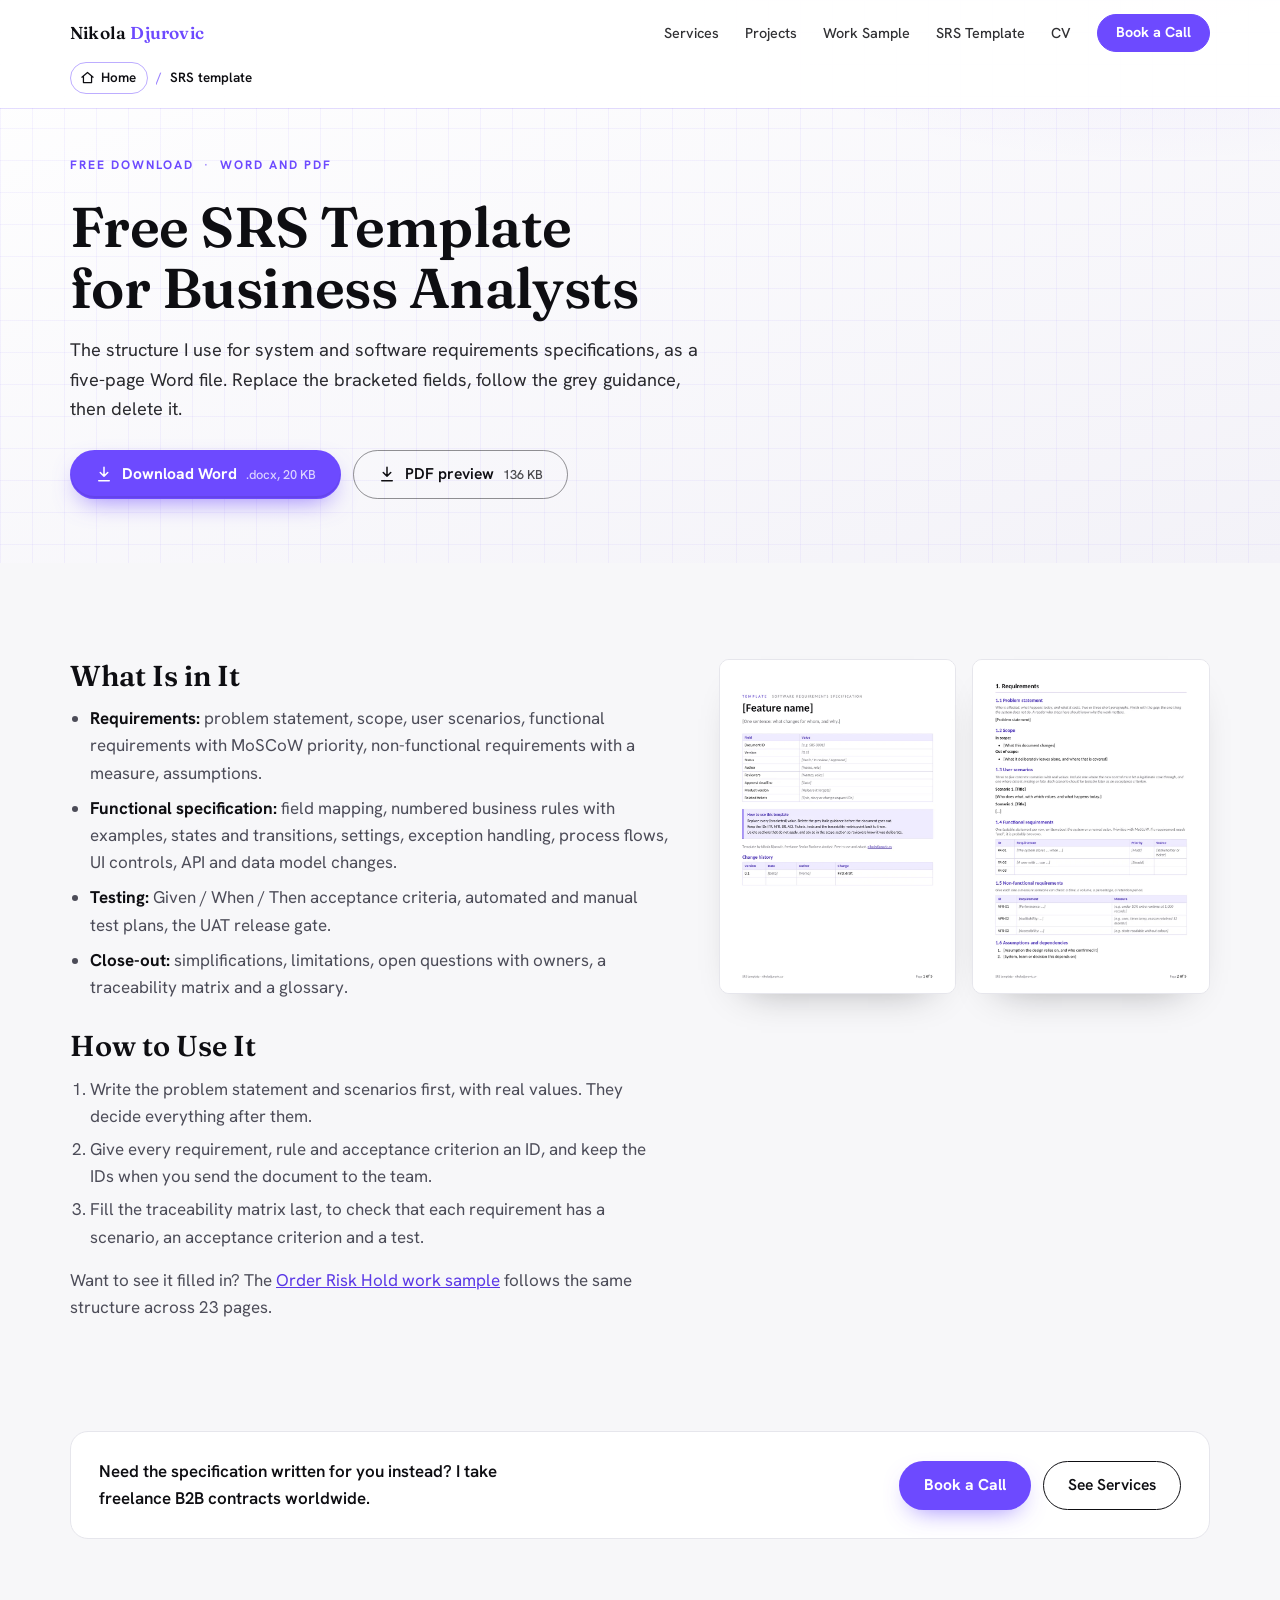
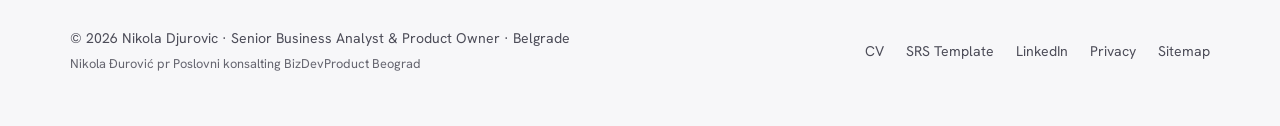
<file: resources/srs-template/index.html>
<!doctype html>
<html lang="en">
<head>
<meta charset="utf-8">
<meta name="viewport" content="width=device-width, initial-scale=1, viewport-fit=cover">
<title>Free SRS Template (Word) for Business Analysts | Nikola Djurovic</title>
<meta name="description" content="Free five-page Software Requirements Specification template for Word: scenarios, MoSCoW requirements, business rules, UI, API, Given/When/Then acceptance criteria, traceability matrix.">
<meta name="author" content="Nikola Djurovic">
<meta name="robots" content="index, follow, max-image-preview:large">
<link rel="canonical" href="https://nikoladjurovic.cv/resources/srs-template/">
<meta name="theme-color" content="#ffffff">
<meta property="og:type" content="article">
<meta property="og:site_name" content="Nikola Djurovic">
<meta property="og:title" content="Free SRS Template (Word) for Business Analysts | Nikola Djurovic">
<meta property="og:description" content="Free five-page Software Requirements Specification template for Word: scenarios, MoSCoW requirements, business rules, UI, API, Given/When/Then acceptance criteria, traceability matrix.">
<meta property="og:url" content="https://nikoladjurovic.cv/resources/srs-template/">
<meta property="og:image" content="https://nikoladjurovic.cv/assets/img/og-image.png">
<meta name="twitter:card" content="summary_large_image">
<link rel="icon" href="/favicon.svg" type="image/svg+xml">
<link rel="icon" href="/favicon-32.png" sizes="32x32" type="image/png">
<link rel="apple-touch-icon" href="/apple-touch-icon.png">
<link rel="manifest" href="/site.webmanifest">
<link rel="preload" href="/assets/fonts/fraunces-latin-wght-normal.woff2" as="font" type="font/woff2" crossorigin>
<link rel="preload" href="/assets/fonts/hanken-grotesk-latin-wght-normal.woff2" as="font" type="font/woff2" crossorigin>
<link rel="stylesheet" href="/assets/css/site.css?v=20261012a">
<script>document.documentElement.classList.add('js')</script>
<script src="/assets/js/site.js?v=20261012a" defer></script>
<script type="application/ld+json">
{
 "@context": "https://schema.org",
 "@graph": [
  {
   "@type": "DigitalDocument",
   "@id": "https://nikoladjurovic.cv/resources/srs-template/#doc",
   "name": "Software Requirements Specification (SRS) template",
   "url": "https://nikoladjurovic.cv/resources/srs-template/",
   "description": "Free five-page SRS template for Word with guidance: problem statement, scenarios, MoSCoW requirements, business rules, states, UI controls, API, data model, Given/When/Then acceptance criteria and a traceability matrix.",
   "author": {
    "@id": "https://nikoladjurovic.cv/#person"
   },
   "isAccessibleForFree": true,
   "inLanguage": "en",
   "dateModified": "2026-10-08",
   "encodingFormat": [
    "application/vnd.openxmlformats-officedocument.wordprocessingml.document",
    "application/pdf"
   ],
   "image": "https://nikoladjurovic.cv/assets/img/srs-template-cover-800.webp",
   "associatedMedia": [
    {
     "@type": "MediaObject",
     "contentUrl": "https://nikoladjurovic.cv/files/SRS_Template_Nikola_Djurovic.docx",
     "encodingFormat": "application/vnd.openxmlformats-officedocument.wordprocessingml.document"
    },
    {
     "@type": "MediaObject",
     "contentUrl": "https://nikoladjurovic.cv/files/SRS_Template_Nikola_Djurovic.pdf",
     "encodingFormat": "application/pdf"
    }
   ]
  },
  {
   "@type": "BreadcrumbList",
   "itemListElement": [
    {
     "@type": "ListItem",
     "position": 1,
     "name": "Home",
     "item": "https://nikoladjurovic.cv/"
    },
    {
     "@type": "ListItem",
     "position": 2,
     "name": "Resources",
     "item": "https://nikoladjurovic.cv/resources/srs-template/"
    },
    {
     "@type": "ListItem",
     "position": 3,
     "name": "SRS template",
     "item": "https://nikoladjurovic.cv/resources/srs-template/"
    }
   ]
  }
 ]
}
</script>
</head>
<body>
<a class="skip-link" href="#main">Skip to Content</a>
<header class="site-header">
  <div class="header-inner">
    <a class="brand" href="/" aria-label="Nikola Djurovic, home">Nikola <b>Djurovic</b></a>
    <button class="nav-toggle" type="button" aria-expanded="false" aria-controls="site-nav" aria-label="Open menu">
      <svg viewBox="0 0 24 24" fill="none" stroke="currentColor" stroke-width="2" stroke-linecap="round" aria-hidden="true"><path d="M4 7h16M4 12h16M4 17h16"/></svg>
    </button>
    <nav id="site-nav" class="site-nav" aria-label="Main">
      <ul class="nav-list">
        <li><a href="/#services">Services</a></li>
        <li><a href="/#work">Projects</a></li>
        <li><a href="/work/order-risk-hold/">Work Sample</a></li>
        <li><a href="/resources/srs-template/">SRS Template</a></li>
        <li><a href="/cv/">CV</a></li>
        <li><a class="btn btn-sm" href="mailto:nikoladjurovic21@gmail.com?subject=Intro%20call" data-book>Book a Call</a></li>
      </ul>
    </nav>
  </div>
</header>
<main id="main">
  <header class="page-hero">
    <div class="page-hero-inner">
      <nav class="crumbs" aria-label="Breadcrumb"><ol><li><a href="/">Home</a></li><li aria-current="page">SRS template</li></ol></nav>
      <p class="eyebrow"><span>Free Download</span><span>Word and PDF</span></p>
      <h1>Free SRS Template for Business Analysts</h1>
      <p class="lede">The structure I use for system and software requirements specifications, as a five-page Word file. Replace the bracketed fields, follow the grey guidance, then delete it.</p>
      <div class="btn-row">
        <a class="btn btn-primary" href="/files/SRS_Template_Nikola_Djurovic.docx" download><svg viewBox="0 0 24 24" fill="none" stroke="currentColor" stroke-width="2" stroke-linecap="round" stroke-linejoin="round" aria-hidden="true"><path d="M12 3v12M7 10l5 5 5-5M5 21h14"/></svg>Download Word <span class="file-meta">.docx, 20&nbsp;KB</span></a>
        <a class="btn btn-ghost" href="/files/SRS_Template_Nikola_Djurovic.pdf" download><svg viewBox="0 0 24 24" fill="none" stroke="currentColor" stroke-width="2" stroke-linecap="round" stroke-linejoin="round" aria-hidden="true"><path d="M12 3v12M7 10l5 5 5-5M5 21h14"/></svg>PDF preview <span class="file-meta">136&nbsp;KB</span></a>
      </div>
    </div>
  </header>

  <section class="case-section">
    <div class="res-grid">
      <div class="prose">
        <h2>What Is in It</h2>
        <ul class="list">
          <li><strong>Requirements:</strong> problem statement, scope, user scenarios, functional requirements with MoSCoW priority, non-functional requirements with a measure, assumptions.</li>
          <li><strong>Functional specification:</strong> field mapping, numbered business rules with examples, states and transitions, settings, exception handling, process flows, UI controls, API and data model changes.</li>
          <li><strong>Testing:</strong> Given / When / Then acceptance criteria, automated and manual test plans, the UAT release gate.</li>
          <li><strong>Close-out:</strong> simplifications, limitations, open questions with owners, a traceability matrix and a glossary.</li>
        </ul>
        <h2>How to Use It</h2>
        <ol class="list">
          <li>Write the problem statement and scenarios first, with real values. They decide everything after them.</li>
          <li>Give every requirement, rule and acceptance criterion an ID, and keep the IDs when you send the document to the team.</li>
          <li>Fill the traceability matrix last, to check that each requirement has a scenario, an acceptance criterion and a test.</li>
        </ol>
        <p>Want to see it filled in? The <a href="/work/order-risk-hold/">Order Risk Hold work sample</a> follows the same structure across 23 pages.</p>
      </div>
      <div class="res-previews">
        <a href="/files/SRS_Template_Nikola_Djurovic.pdf" class="res-page"><img src="/assets/img/srs-template-cover-800.webp" width="800" height="1131" alt="Template cover page with document fields, usage notes and change history" fetchpriority="high"></a>
        <a href="/files/SRS_Template_Nikola_Djurovic.pdf" class="res-page"><img src="/assets/img/srs-template-requirements-800.webp" width="800" height="1131" loading="lazy" alt="Requirements section with problem statement, scope, scenarios and requirement tables"></a>
      </div>
    </div>
  </section>

  <section class="case-section">
    <div class="cta-strip">
      <p>Need the specification written for you instead? I take freelance B2B contracts worldwide.</p>
      <div class="btn-row"><a class="btn btn-dark" href="mailto:nikoladjurovic21@gmail.com?subject=Intro%20call" data-book>Book a Call</a><a class="btn btn-line" href="/#services">See Services</a></div>
    </div>
  </section>
</main>
<footer class="site-footer">
  <div>
    <p>© <span id="year">2026</span> Nikola Djurovic · Senior Business Analyst &amp; Product Owner · Belgrade</p>
    <p class="biz">Nikola Đurović pr Poslovni konsalting BizDevProduct Beograd</p>
  </div>
  <nav aria-label="Footer">
    <ul>
      <li><a href="/cv/">CV</a></li>
      <li><a href="/resources/srs-template/">SRS Template</a></li>
      <li><a href="https://www.linkedin.com/in/nikoladjurovic" rel="me noopener" target="_blank">LinkedIn</a></li>
      <li><a href="/privacy/">Privacy</a></li>
      <li><a href="/sitemap/">Sitemap</a></li>
    </ul>
  </nav>
</footer>
</body>
</html>
</file>
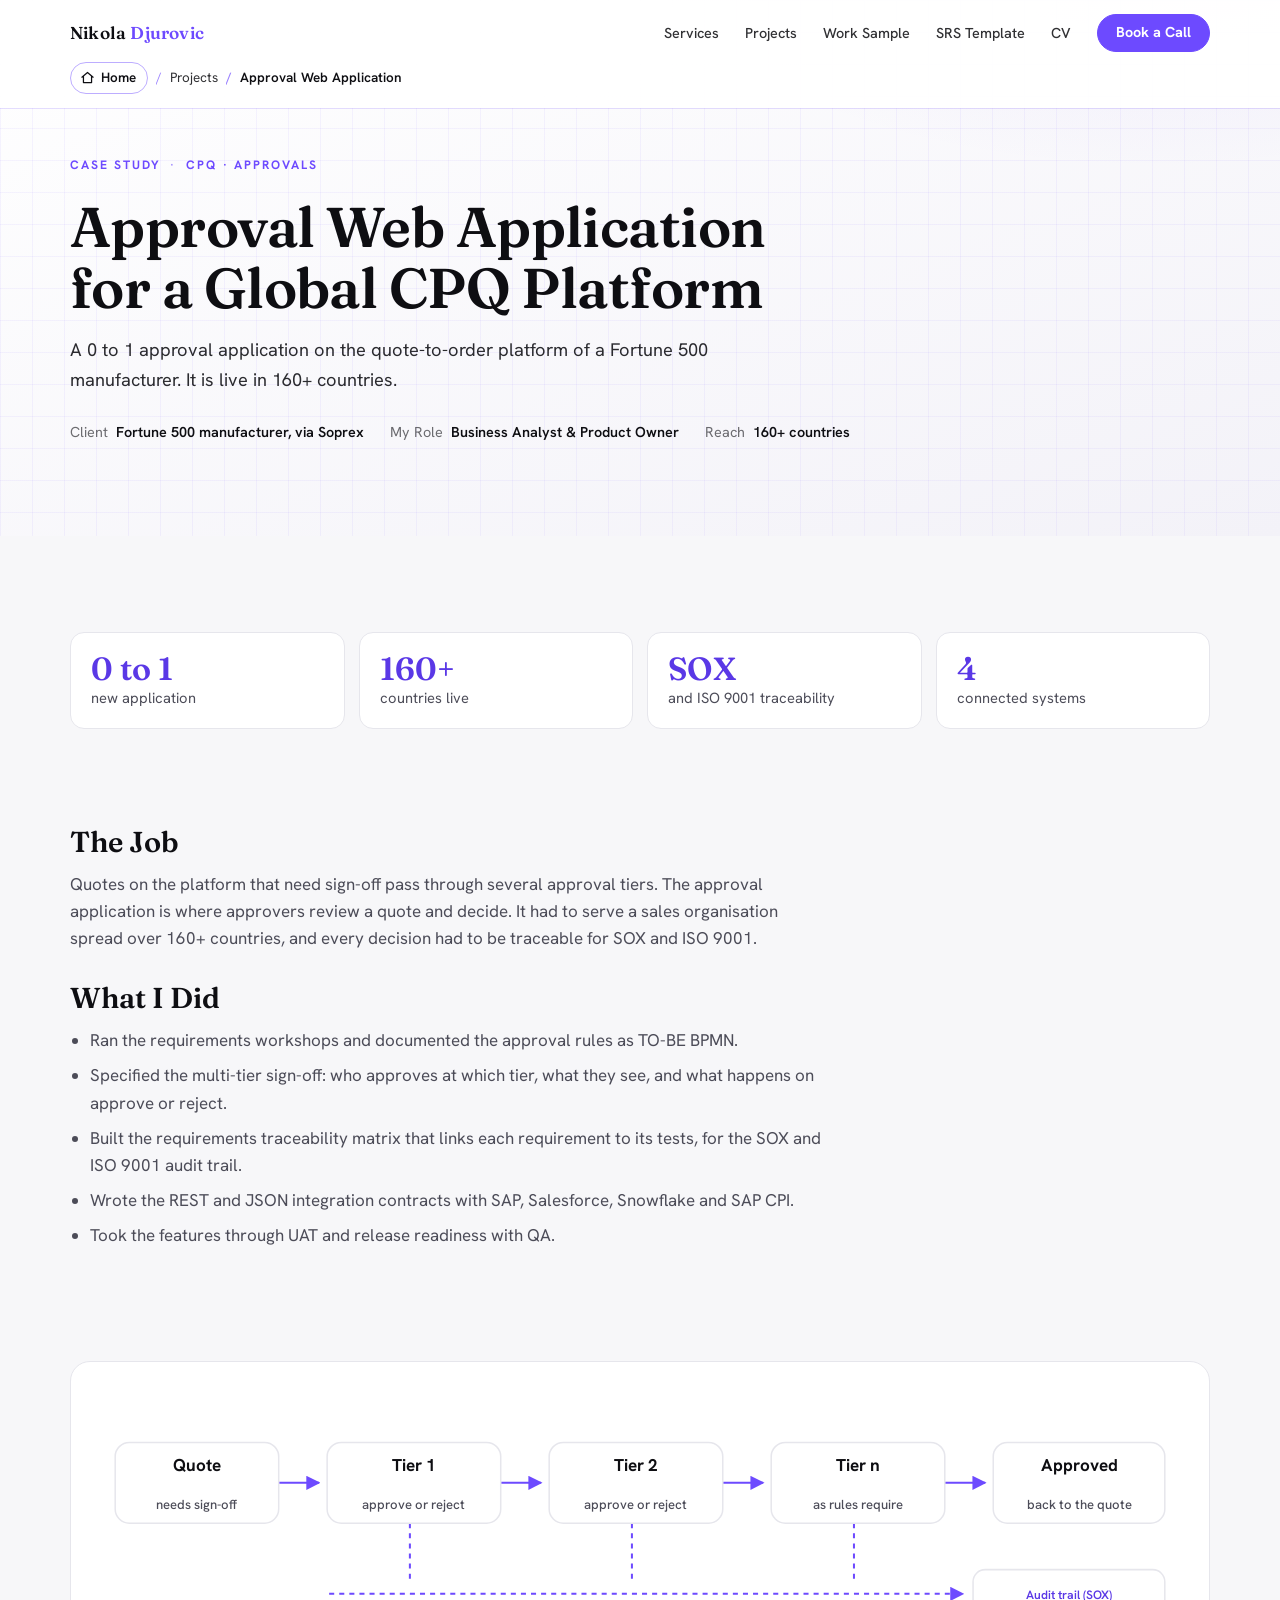
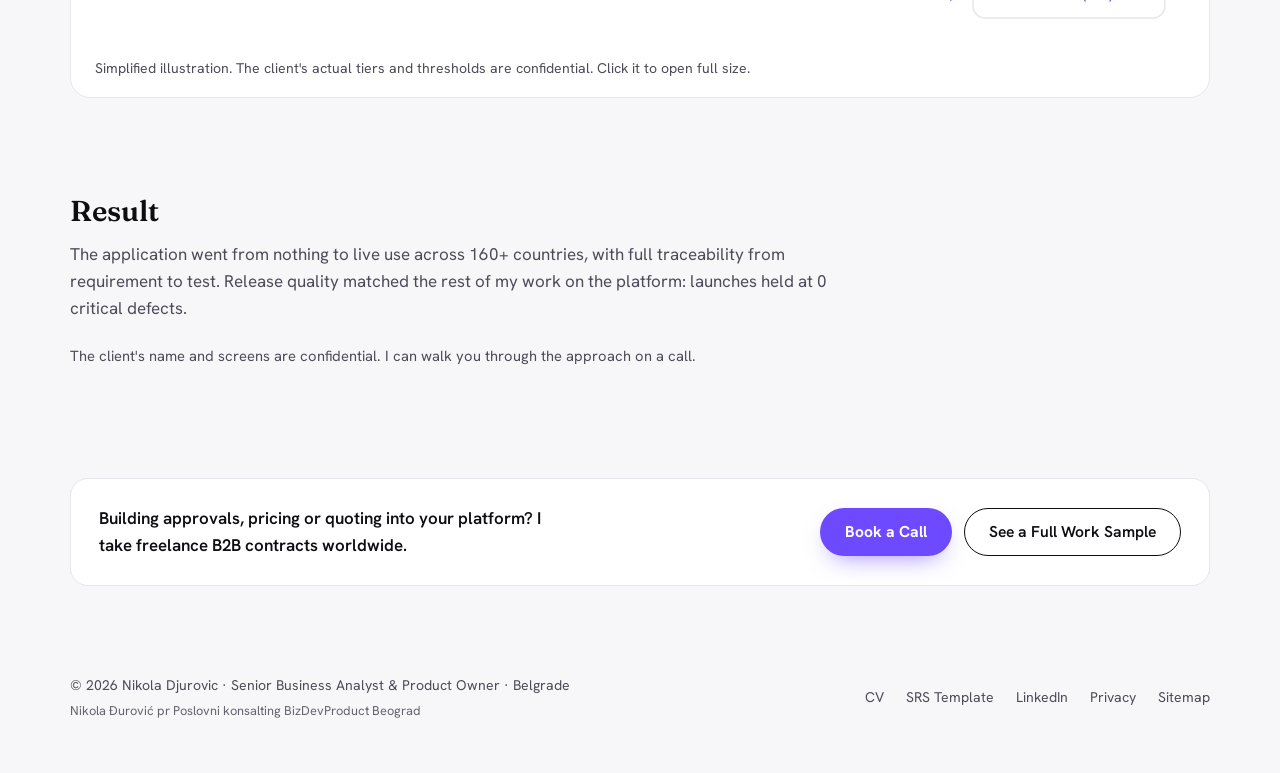
<file: work/approval-workflow/index.html>
<!doctype html>
<html lang="en">
<head>
<meta charset="utf-8">
<meta name="viewport" content="width=device-width, initial-scale=1, viewport-fit=cover">
<title>Approval Web Application Case Study (CPQ) | Nikola Djurovic</title>
<meta name="description" content="Case study: a 0 to 1 multi-tier approval application for a Fortune 500 CPQ platform, live in 160+ countries, with SOX and ISO 9001 traceability and SAP, Salesforce, Snowflake integrations.">
<meta name="author" content="Nikola Djurovic">
<meta name="robots" content="index, follow, max-image-preview:large">
<link rel="canonical" href="https://nikoladjurovic.cv/work/approval-workflow/">
<meta name="theme-color" content="#ffffff">
<meta property="og:type" content="article">
<meta property="og:site_name" content="Nikola Djurovic">
<meta property="og:title" content="Approval Web Application Case Study (CPQ) | Nikola Djurovic">
<meta property="og:description" content="Case study: a 0 to 1 multi-tier approval application for a Fortune 500 CPQ platform, live in 160+ countries, with SOX and ISO 9001 traceability and SAP, Salesforce, Snowflake integrations.">
<meta property="og:url" content="https://nikoladjurovic.cv/work/approval-workflow/">
<meta property="og:image" content="https://nikoladjurovic.cv/assets/img/og-image.png">
<meta name="twitter:card" content="summary_large_image">
<link rel="icon" href="/favicon.svg" type="image/svg+xml">
<link rel="icon" href="/favicon-32.png" sizes="32x32" type="image/png">
<link rel="apple-touch-icon" href="/apple-touch-icon.png">
<link rel="manifest" href="/site.webmanifest">
<link rel="preload" href="/assets/fonts/fraunces-latin-wght-normal.woff2" as="font" type="font/woff2" crossorigin>
<link rel="preload" href="/assets/fonts/hanken-grotesk-latin-wght-normal.woff2" as="font" type="font/woff2" crossorigin>
<link rel="stylesheet" href="/assets/css/site.css?v=20261012a">
<script>document.documentElement.classList.add('js')</script>
<script src="/assets/js/site.js?v=20261012a" defer></script>
<script type="application/ld+json">
{
 "@context": "https://schema.org",
 "@graph": [
  {
   "@type": "Article",
   "headline": "Approval Web Application for a global CPQ platform",
   "url": "https://nikoladjurovic.cv/work/approval-workflow/",
   "author": {
    "@id": "https://nikoladjurovic.cv/#person"
   },
   "dateModified": "2026-10-08",
   "inLanguage": "en",
   "about": [
    "CPQ",
    "Approval workflow",
    "Requirements engineering",
    "SOX traceability"
   ],
   "description": "Case study: a 0 to 1 approval application for a Fortune 500 manufacturer's quote-to-order platform, live in 160+ countries."
  },
  {
   "@type": "BreadcrumbList",
   "itemListElement": [
    {
     "@type": "ListItem",
     "position": 1,
     "name": "Home",
     "item": "https://nikoladjurovic.cv/"
    },
    {
     "@type": "ListItem",
     "position": 2,
     "name": "Projects",
     "item": "https://nikoladjurovic.cv/#work"
    },
    {
     "@type": "ListItem",
     "position": 3,
     "name": "Approval Web Application",
     "item": "https://nikoladjurovic.cv/work/approval-workflow/"
    }
   ]
  }
 ]
}
</script>
</head>
<body>
<a class="skip-link" href="#main">Skip to Content</a>
<header class="site-header">
  <div class="header-inner">
    <a class="brand" href="/" aria-label="Nikola Djurovic, home">Nikola <b>Djurovic</b></a>
    <button class="nav-toggle" type="button" aria-expanded="false" aria-controls="site-nav" aria-label="Open menu">
      <svg viewBox="0 0 24 24" fill="none" stroke="currentColor" stroke-width="2" stroke-linecap="round" aria-hidden="true"><path d="M4 7h16M4 12h16M4 17h16"/></svg>
    </button>
    <nav id="site-nav" class="site-nav" aria-label="Main">
      <ul class="nav-list">
        <li><a href="/#services">Services</a></li>
        <li><a href="/#work">Projects</a></li>
        <li><a href="/work/order-risk-hold/">Work Sample</a></li>
        <li><a href="/resources/srs-template/">SRS Template</a></li>
        <li><a href="/cv/">CV</a></li>
        <li><a class="btn btn-sm" href="mailto:nikoladjurovic21@gmail.com?subject=Intro%20call" data-book>Book a Call</a></li>
      </ul>
    </nav>
  </div>
</header>
<main id="main">
  <article>
    <header class="page-hero">
      <div class="page-hero-inner">
        <nav class="crumbs" aria-label="Breadcrumb"><ol><li><a href="/">Home</a></li><li><a href="/#work">Projects</a></li><li aria-current="page">Approval Web Application</li></ol></nav>
        <p class="eyebrow"><span>Case Study</span><span>CPQ · Approvals</span></p>
        <h1>Approval Web Application for a Global CPQ Platform</h1>
        <p class="lede">A 0 to 1 approval application on the quote-to-order platform of a Fortune 500 manufacturer. It is live in 160+ countries.</p>
        <dl class="doc-meta">
          <div><dt>Client</dt><dd>Fortune 500 manufacturer, via Soprex</dd></div>
          <div><dt>My Role</dt><dd>Business Analyst &amp; Product Owner</dd></div>
          <div><dt>Reach</dt><dd>160+ countries</dd></div>
        </dl>
      </div>
    </header>

    <section class="case-section">
      <ul class="kpis">
        <li><b>0 to 1</b>new application</li>
        <li><b>160+</b>countries live</li>
        <li><b>SOX</b>and ISO 9001 traceability</li>
        <li><b>4</b>connected systems</li>
      </ul>
    </section>

    <section class="case-section">
      <div class="prose">
        <h2>The Job</h2>
        <p>Quotes on the platform that need sign-off pass through several approval tiers. The approval application is where approvers review a quote and decide. It had to serve a sales organisation spread over 160+ countries, and every decision had to be traceable for SOX and ISO 9001.</p>
        <h2>What I Did</h2>
        <ul class="list">
          <li>Ran the requirements workshops and documented the approval rules as TO-BE BPMN.</li>
          <li>Specified the multi-tier sign-off: who approves at which tier, what they see, and what happens on approve or reject.</li>
          <li>Built the requirements traceability matrix that links each requirement to its tests, for the SOX and ISO 9001 audit trail.</li>
          <li>Wrote the REST and JSON integration contracts with SAP, Salesforce, Snowflake and SAP CPI.</li>
          <li>Took the features through UAT and release readiness with QA.</li>
        </ul>
      </div>
    </section>

    <section class="case-section">
      <figure class="flow"><a class="flow-link" href="/assets/img/approval-workflow-flow.svg" target="_blank" rel="noopener" aria-label="Open the approval flow diagram full size"><svg class="flow-svg" data-travel="approval" viewBox="0 0 1080 250" xmlns="http://www.w3.org/2000/svg" role="img" aria-labelledby="af-t af-d">
  <title id="af-t">Simplified multi-tier approval flow</title>
  <desc id="af-d">A quote that needs sign-off goes to tier 1, then tier 2, then higher tiers as needed. Each tier approves or rejects. Every decision is written to an audit trail, and the approved quote goes back to the sales flow.</desc>
  <defs><marker id="ar2" viewBox="0 0 10 10" refX="9" refY="5" markerWidth="7" markerHeight="7" orient="auto-start-reverse"><path d="M0 0 10 5 0 10Z" fill="#6d4aff"/></marker></defs>
  <g fill="none" stroke="#6d4aff" stroke-width="2">
    <path d="M182 90H222" marker-end="url(#ar2)"/><path d="M402 90H442" marker-end="url(#ar2)"/><path d="M622 90H662" marker-end="url(#ar2)"/><path d="M842 90H882" marker-end="url(#ar2)"/>
    <path d="M312 130V186" stroke-dasharray="5 5"/><path d="M532 130V186" stroke-dasharray="5 5"/><path d="M752 130V186" stroke-dasharray="5 5"/>
    <path d="M232 200H860" stroke-dasharray="5 5" marker-end="url(#ar2)"/>
  </g>
  <g text-anchor="middle">
    <g data-node><rect class="fl-card" x="20" y="50" width="162" height="80" rx="14"/><text x="101" y="78" class="fl-title">Quote</text><text x="101" y="116" class="fl-sub">needs sign-off</text></g>
    <g data-node data-emit="M312 130 V200 H866" data-emit-to="#af-audit"><rect class="fl-card" x="230" y="50" width="172" height="80" rx="14"/><text x="316" y="78" class="fl-title">Tier 1</text><text x="316" y="116" class="fl-sub">approve or reject</text></g>
    <g data-node data-emit="M532 130 V200 H866" data-emit-to="#af-audit"><rect class="fl-card" x="450" y="50" width="172" height="80" rx="14"/><text x="536" y="78" class="fl-title">Tier 2</text><text x="536" y="116" class="fl-sub">approve or reject</text></g>
    <g data-node data-emit="M752 130 V200 H866" data-emit-to="#af-audit"><rect class="fl-card" x="670" y="50" width="172" height="80" rx="14"/><text x="756" y="78" class="fl-title">Tier n</text><text x="756" y="116" class="fl-sub">as rules require</text></g>
    <g data-node><rect class="fl-card" x="890" y="50" width="170" height="80" rx="14"/><text x="975" y="78" class="fl-title">Approved</text><text x="975" y="116" class="fl-sub">back to the quote</text></g>
    <g id="af-audit"><rect class="fl-card" x="870" y="176" width="190" height="48" rx="12"/><text x="965" y="205" class="fl-note">Audit trail (SOX)</text></g>
  </g>
</svg></a><figcaption class="note">Simplified illustration. The client's actual tiers and thresholds are confidential. Click it to open full size.</figcaption></figure>
    </section>

    <section class="case-section">
      <div class="prose">
        <h2>Result</h2>
        <p>The application went from nothing to live use across 160+ countries, with full traceability from requirement to test. Release quality matched the rest of my work on the platform: launches held at 0 critical defects.</p>
        <p class="note">The client's name and screens are confidential. I can walk you through the approach on a call.</p>
      </div>
    </section>

    <section class="case-section">
      <div class="cta-strip">
        <p>Building approvals, pricing or quoting into your platform? I take freelance B2B contracts worldwide.</p>
        <div class="btn-row"><a class="btn btn-dark" href="mailto:nikoladjurovic21@gmail.com?subject=Intro%20call" data-book>Book a Call</a><a class="btn btn-line" href="/work/order-risk-hold/">See a Full Work Sample</a></div>
      </div>
    </section>
  </article>
</main>
<footer class="site-footer">
  <div>
    <p>© <span id="year">2026</span> Nikola Djurovic · Senior Business Analyst &amp; Product Owner · Belgrade</p>
    <p class="biz">Nikola Đurović pr Poslovni konsalting BizDevProduct Beograd</p>
  </div>
  <nav aria-label="Footer">
    <ul>
      <li><a href="/cv/">CV</a></li>
      <li><a href="/resources/srs-template/">SRS Template</a></li>
      <li><a href="https://www.linkedin.com/in/nikoladjurovic" rel="me noopener" target="_blank">LinkedIn</a></li>
      <li><a href="/privacy/">Privacy</a></li>
      <li><a href="/sitemap/">Sitemap</a></li>
    </ul>
  </nav>
</footer>
</body>
</html>
</file>
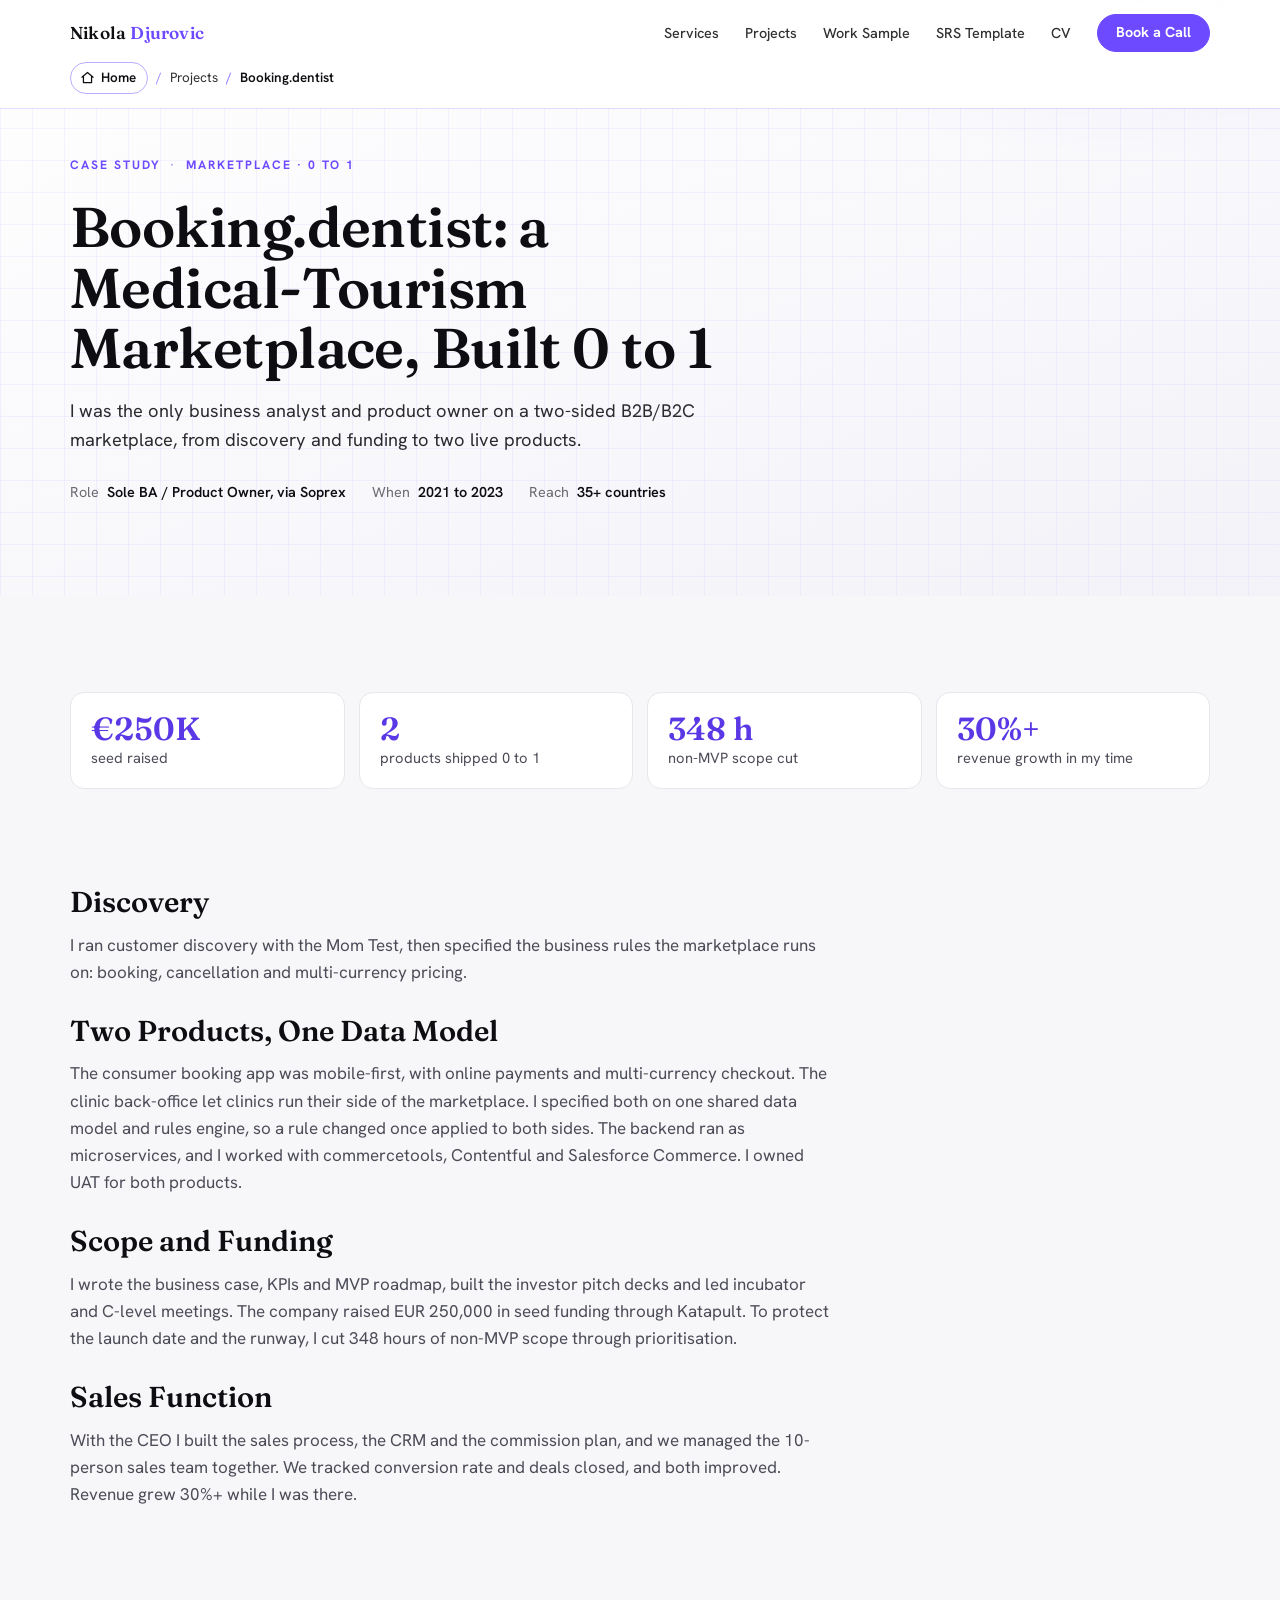
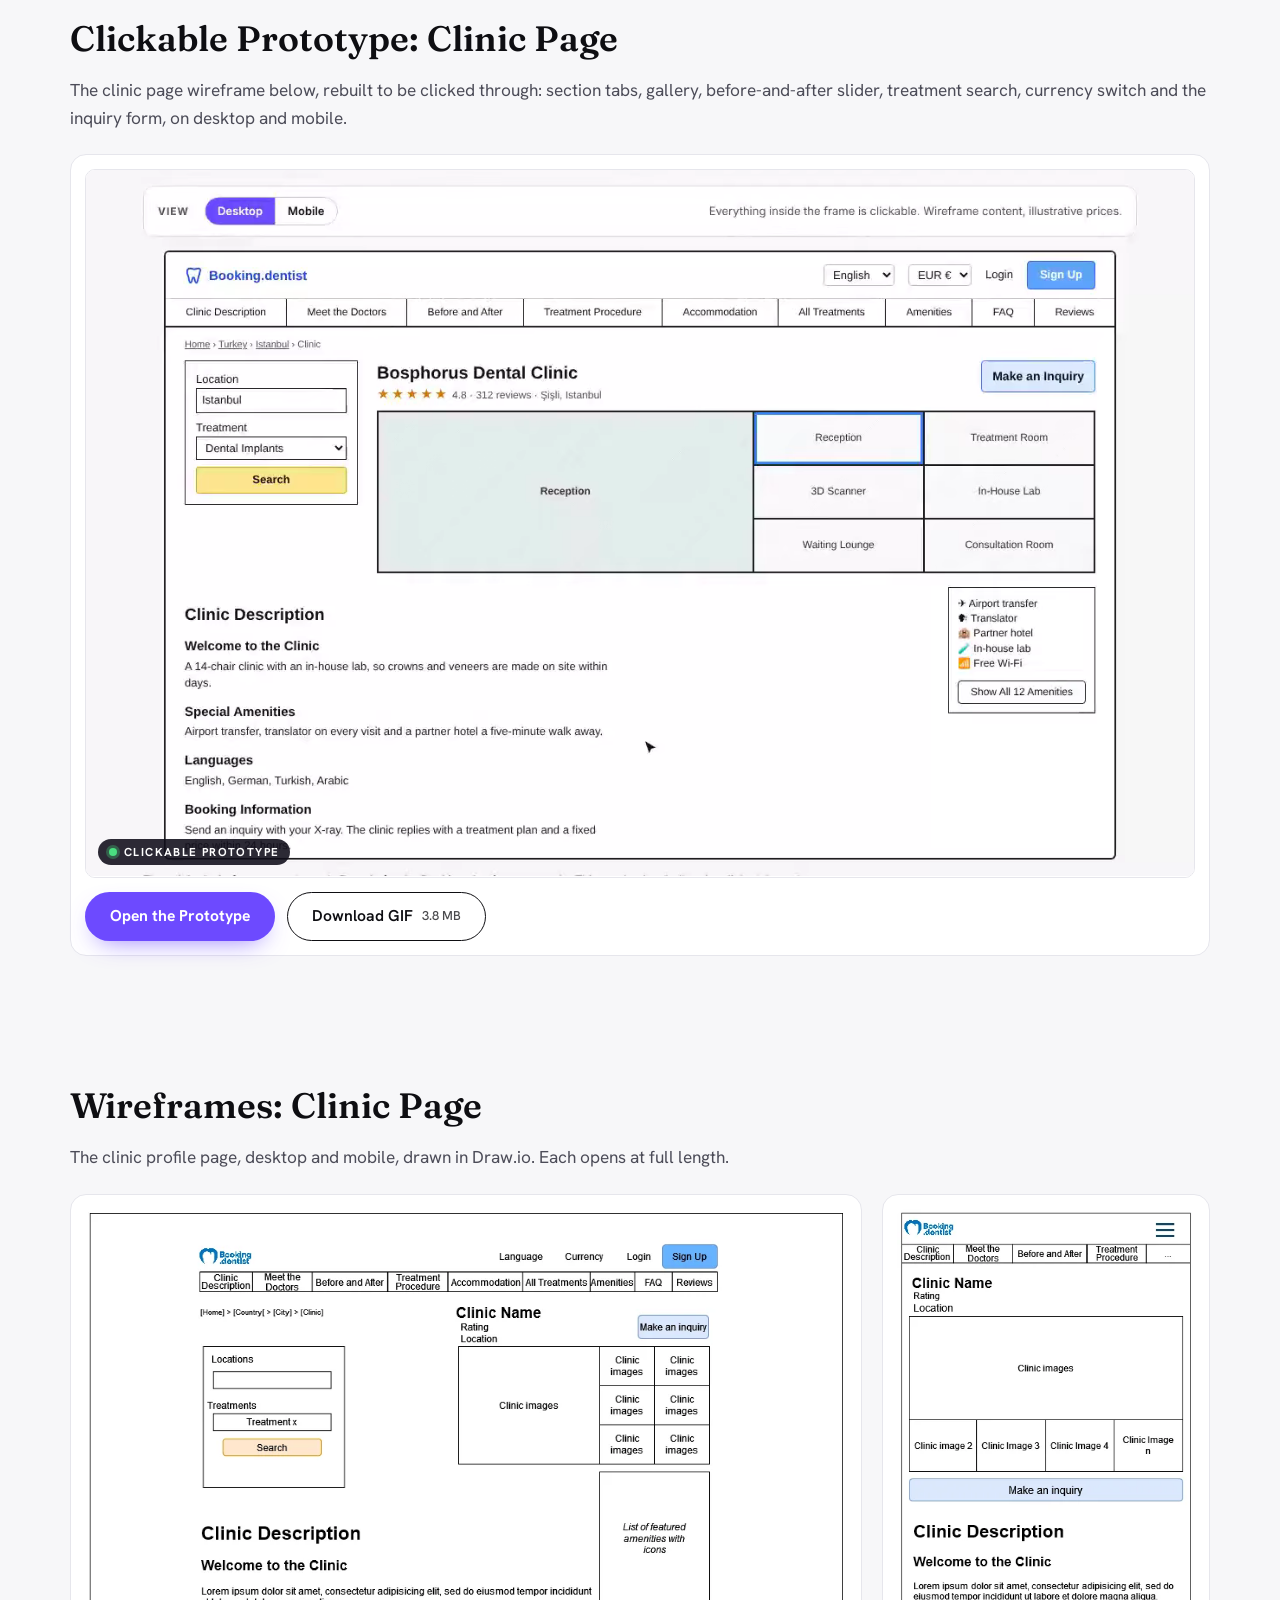
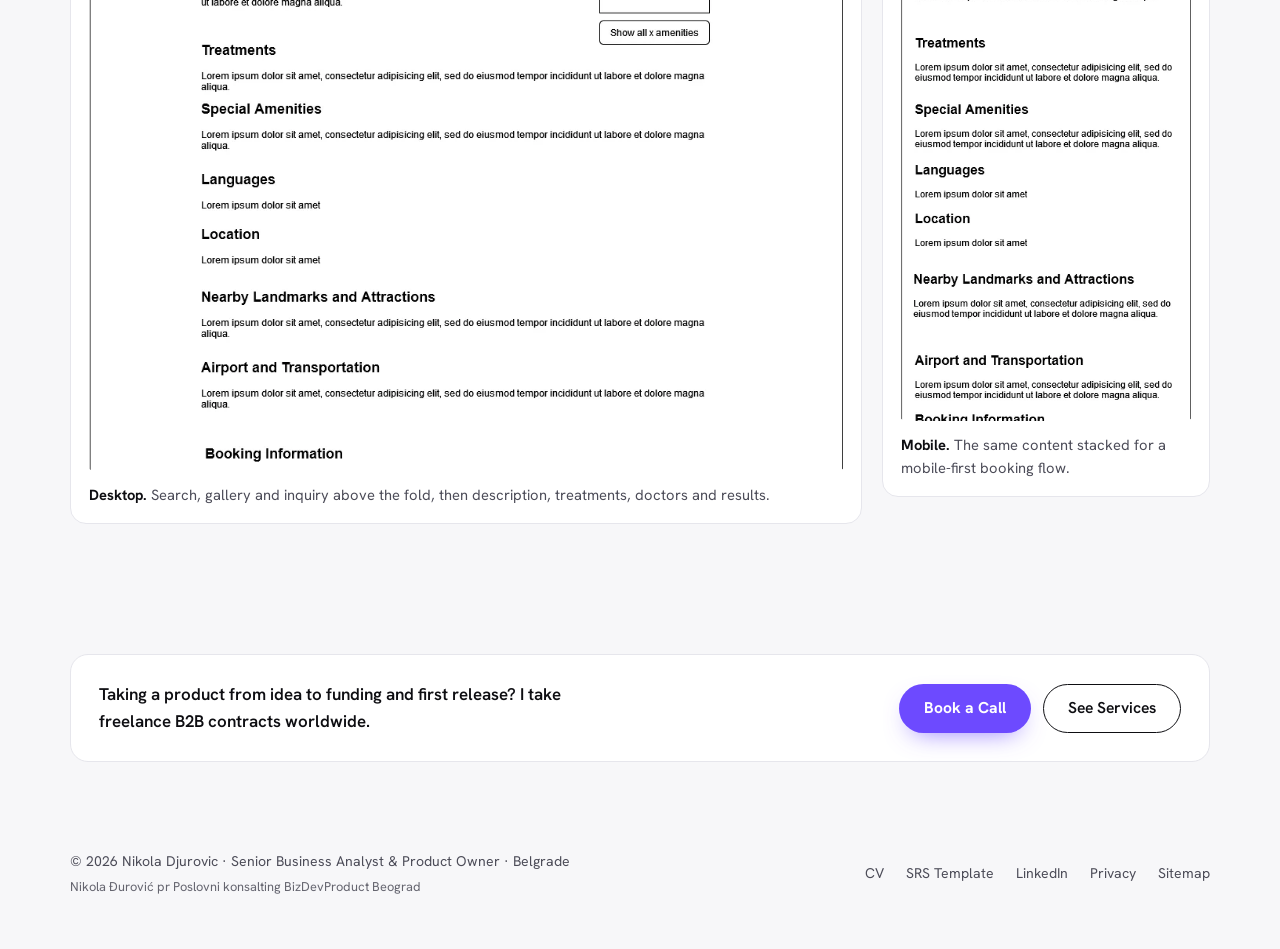
<file: work/booking-dentist-marketplace/index.html>
<!doctype html>
<html lang="en">
<head>
<meta charset="utf-8">
<meta name="viewport" content="width=device-width, initial-scale=1, viewport-fit=cover">
<title>Booking.dentist Marketplace Case Study | Nikola Djurovic</title>
<meta name="description" content="Case study: sole BA and Product Owner on Booking.dentist, a two-sided medical-tourism marketplace in 35+ countries. Two products 0 to 1, EUR 250,000 seed, 348 hours of scope cut.">
<meta name="author" content="Nikola Djurovic">
<meta name="robots" content="index, follow, max-image-preview:large">
<link rel="canonical" href="https://nikoladjurovic.cv/work/booking-dentist-marketplace/">
<meta name="theme-color" content="#ffffff">
<meta property="og:type" content="article">
<meta property="og:site_name" content="Nikola Djurovic">
<meta property="og:title" content="Booking.dentist Marketplace Case Study | Nikola Djurovic">
<meta property="og:description" content="Case study: sole BA and Product Owner on Booking.dentist, a two-sided medical-tourism marketplace in 35+ countries. Two products 0 to 1, EUR 250,000 seed, 348 hours of scope cut.">
<meta property="og:url" content="https://nikoladjurovic.cv/work/booking-dentist-marketplace/">
<meta property="og:image" content="https://nikoladjurovic.cv/assets/img/og-image.png">
<meta name="twitter:card" content="summary_large_image">
<link rel="icon" href="/favicon.svg" type="image/svg+xml">
<link rel="icon" href="/favicon-32.png" sizes="32x32" type="image/png">
<link rel="apple-touch-icon" href="/apple-touch-icon.png">
<link rel="manifest" href="/site.webmanifest">
<link rel="preload" href="/assets/fonts/fraunces-latin-wght-normal.woff2" as="font" type="font/woff2" crossorigin>
<link rel="preload" href="/assets/fonts/hanken-grotesk-latin-wght-normal.woff2" as="font" type="font/woff2" crossorigin>
<link rel="stylesheet" href="/assets/css/site.css?v=20261012a">
<script>document.documentElement.classList.add('js')</script>
<script src="/assets/js/site.js?v=20261012a" defer></script>
<script type="application/ld+json">
{
 "@context": "https://schema.org",
 "@graph": [
  {
   "@type": "Article",
   "headline": "Booking.dentist: a two-sided medical-tourism marketplace, 0 to 1",
   "url": "https://nikoladjurovic.cv/work/booking-dentist-marketplace/",
   "author": {
    "@id": "https://nikoladjurovic.cv/#person"
   },
   "dateModified": "2026-10-08",
   "inLanguage": "en",
   "about": [
    "Two-sided marketplace",
    "Medical tourism",
    "MVP scoping",
    "Seed fundraising",
    "Product ownership"
   ],
   "image": [
    "https://nikoladjurovic.cv/assets/img/bd-clinic-desktop.webp",
    "https://nikoladjurovic.cv/assets/img/bd-clinic-mobile.webp"
   ],
   "description": "Case study: sole BA and Product Owner on Booking.dentist, a B2B/B2C medical-tourism marketplace in 35+ countries. Two products 0 to 1, EUR 250,000 seed raised through Katapult."
  },
  {
   "@type": "BreadcrumbList",
   "itemListElement": [
    {
     "@type": "ListItem",
     "position": 1,
     "name": "Home",
     "item": "https://nikoladjurovic.cv/"
    },
    {
     "@type": "ListItem",
     "position": 2,
     "name": "Projects",
     "item": "https://nikoladjurovic.cv/#work"
    },
    {
     "@type": "ListItem",
     "position": 3,
     "name": "Booking.dentist",
     "item": "https://nikoladjurovic.cv/work/booking-dentist-marketplace/"
    }
   ]
  }
 ]
}
</script>
</head>
<body>
<a class="skip-link" href="#main">Skip to Content</a>
<header class="site-header">
  <div class="header-inner">
    <a class="brand" href="/" aria-label="Nikola Djurovic, home">Nikola <b>Djurovic</b></a>
    <button class="nav-toggle" type="button" aria-expanded="false" aria-controls="site-nav" aria-label="Open menu">
      <svg viewBox="0 0 24 24" fill="none" stroke="currentColor" stroke-width="2" stroke-linecap="round" aria-hidden="true"><path d="M4 7h16M4 12h16M4 17h16"/></svg>
    </button>
    <nav id="site-nav" class="site-nav" aria-label="Main">
      <ul class="nav-list">
        <li><a href="/#services">Services</a></li>
        <li><a href="/#work">Projects</a></li>
        <li><a href="/work/order-risk-hold/">Work Sample</a></li>
        <li><a href="/resources/srs-template/">SRS Template</a></li>
        <li><a href="/cv/">CV</a></li>
        <li><a class="btn btn-sm" href="mailto:nikoladjurovic21@gmail.com?subject=Intro%20call" data-book>Book a Call</a></li>
      </ul>
    </nav>
  </div>
</header>
<main id="main">
  <article>
    <header class="page-hero">
      <div class="page-hero-inner">
        <nav class="crumbs" aria-label="Breadcrumb"><ol><li><a href="/">Home</a></li><li><a href="/#work">Projects</a></li><li aria-current="page">Booking.dentist</li></ol></nav>
        <p class="eyebrow"><span>Case Study</span><span>Marketplace · 0 to 1</span></p>
        <h1>Booking.dentist: a Medical-Tourism Marketplace, Built 0 to 1</h1>
        <p class="lede">I was the only business analyst and product owner on a two-sided B2B/B2C marketplace, from discovery and funding to two live products.</p>
        <dl class="doc-meta">
          <div><dt>Role</dt><dd>Sole BA / Product Owner, via Soprex</dd></div>
          <div><dt>When</dt><dd>2021 to 2023</dd></div>
          <div><dt>Reach</dt><dd>35+ countries</dd></div>
        </dl>
      </div>
    </header>

    <section class="case-section">
      <ul class="kpis">
        <li><b>€250K</b>seed raised</li>
        <li><b>2</b>products shipped 0 to 1</li>
        <li><b>348 h</b>non-MVP scope cut</li>
        <li><b>30%+</b>revenue growth in my time</li>
      </ul>
    </section>

    <section class="case-section">
      <div class="prose">
        <h2>Discovery</h2>
        <p>I ran customer discovery with the Mom Test, then specified the business rules the marketplace runs on: booking, cancellation and multi-currency pricing.</p>
        <h2>Two Products, One Data Model</h2>
        <p>The consumer booking app was mobile-first, with online payments and multi-currency checkout. The clinic back-office let clinics run their side of the marketplace. I specified both on one shared data model and rules engine, so a rule changed once applied to both sides. The backend ran as microservices, and I worked with commercetools, Contentful and Salesforce Commerce. I owned UAT for both products.</p>
        <h2>Scope and Funding</h2>
        <p>I wrote the business case, KPIs and MVP roadmap, built the investor pitch decks and led incubator and C-level meetings. The company raised EUR 250,000 in seed funding through Katapult. To protect the launch date and the runway, I cut 348 hours of non-MVP scope through prioritisation.</p>
        <h2>Sales Function</h2>
        <p>With the CEO I built the sales process, the CRM and the commission plan, and we managed the 10-person sales team together. We tracked conversion rate and deals closed, and both improved. Revenue grew 30%+ while I was there.</p>
      </div>
    </section>

    <section class="case-section">
      <h2 class="case-h2">Clickable Prototype: Clinic Page</h2>
      <p class="intro" style="margin-bottom:22px">The clinic page wireframe below, rebuilt to be clicked through: section tabs, gallery, before-and-after slider, treatment search, currency switch and the inquiry form, on desktop and mobile.</p>
      <figure class="proto reveal">
        <a class="proto-media" href="/work/booking-dentist-marketplace/prototype/" aria-label="Open the clickable clinic page prototype">
          <video data-autoplay muted loop playsinline preload="none" width="1280" height="816" poster="/assets/media/clinic-page-prototype-poster.webp" aria-label="Recording of the clickable clinic page prototype: gallery, doctors, before-and-after slider, treatment search with a currency switch, an inquiry sent, then the mobile view"><source src="/assets/media/clinic-page-prototype.mp4" type="video/mp4"><source src="/assets/media/clinic-page-prototype.webm" type="video/webm"></video>
          <span class="live-badge">Clickable Prototype</span>
        </a>
        <div class="btn-row"><a class="btn btn-dark" href="/work/booking-dentist-marketplace/prototype/">Open the Prototype</a><a class="btn btn-line" href="/assets/media/clinic-page-prototype.gif" download>Download GIF <span class="file-meta">3.8&nbsp;MB</span></a></div>
      </figure>
    </section>

    <section class="case-section">
      <h2 class="case-h2">Wireframes: Clinic Page</h2>
      <p class="intro" style="margin-bottom:22px">The clinic profile page, desktop and mobile, drawn in Draw.io. Each opens at full length.</p>
      <div class="wf-grid">
        <figure class="figure"><a href="/assets/img/bd-clinic-desktop.webp" target="_blank" rel="noopener"><img src="/assets/img/bd-clinic-desktop-top.webp" width="972" height="1100" loading="lazy" alt="Desktop wireframe of a clinic profile page: navigation tabs, search panel, clinic image gallery, inquiry button, description sections, doctors and before-and-after gallery"></a><figcaption><b>Desktop.</b> Search, gallery and inquiry above the fold, then description, treatments, doctors and results.</figcaption></figure>
        <figure class="figure"><a href="/assets/img/bd-clinic-mobile.webp" target="_blank" rel="noopener"><img src="/assets/img/bd-clinic-mobile-top.webp" width="403" height="1100" loading="lazy" alt="Mobile wireframe of the same clinic page with a stacked gallery, inquiry button and collapsible sections"></a><figcaption><b>Mobile.</b> The same content stacked for a mobile-first booking flow.</figcaption></figure>
      </div>
    </section>

    <section class="case-section">
      <div class="cta-strip">
        <p>Taking a product from idea to funding and first release? I take freelance B2B contracts worldwide.</p>
        <div class="btn-row"><a class="btn btn-dark" href="mailto:nikoladjurovic21@gmail.com?subject=Intro%20call" data-book>Book a Call</a><a class="btn btn-line" href="/#services">See Services</a></div>
      </div>
    </section>
  </article>
</main>
<footer class="site-footer">
  <div>
    <p>© <span id="year">2026</span> Nikola Djurovic · Senior Business Analyst &amp; Product Owner · Belgrade</p>
    <p class="biz">Nikola Đurović pr Poslovni konsalting BizDevProduct Beograd</p>
  </div>
  <nav aria-label="Footer">
    <ul>
      <li><a href="/cv/">CV</a></li>
      <li><a href="/resources/srs-template/">SRS Template</a></li>
      <li><a href="https://www.linkedin.com/in/nikoladjurovic" rel="me noopener" target="_blank">LinkedIn</a></li>
      <li><a href="/privacy/">Privacy</a></li>
      <li><a href="/sitemap/">Sitemap</a></li>
    </ul>
  </nav>
</footer>
</body>
</html>
</file>
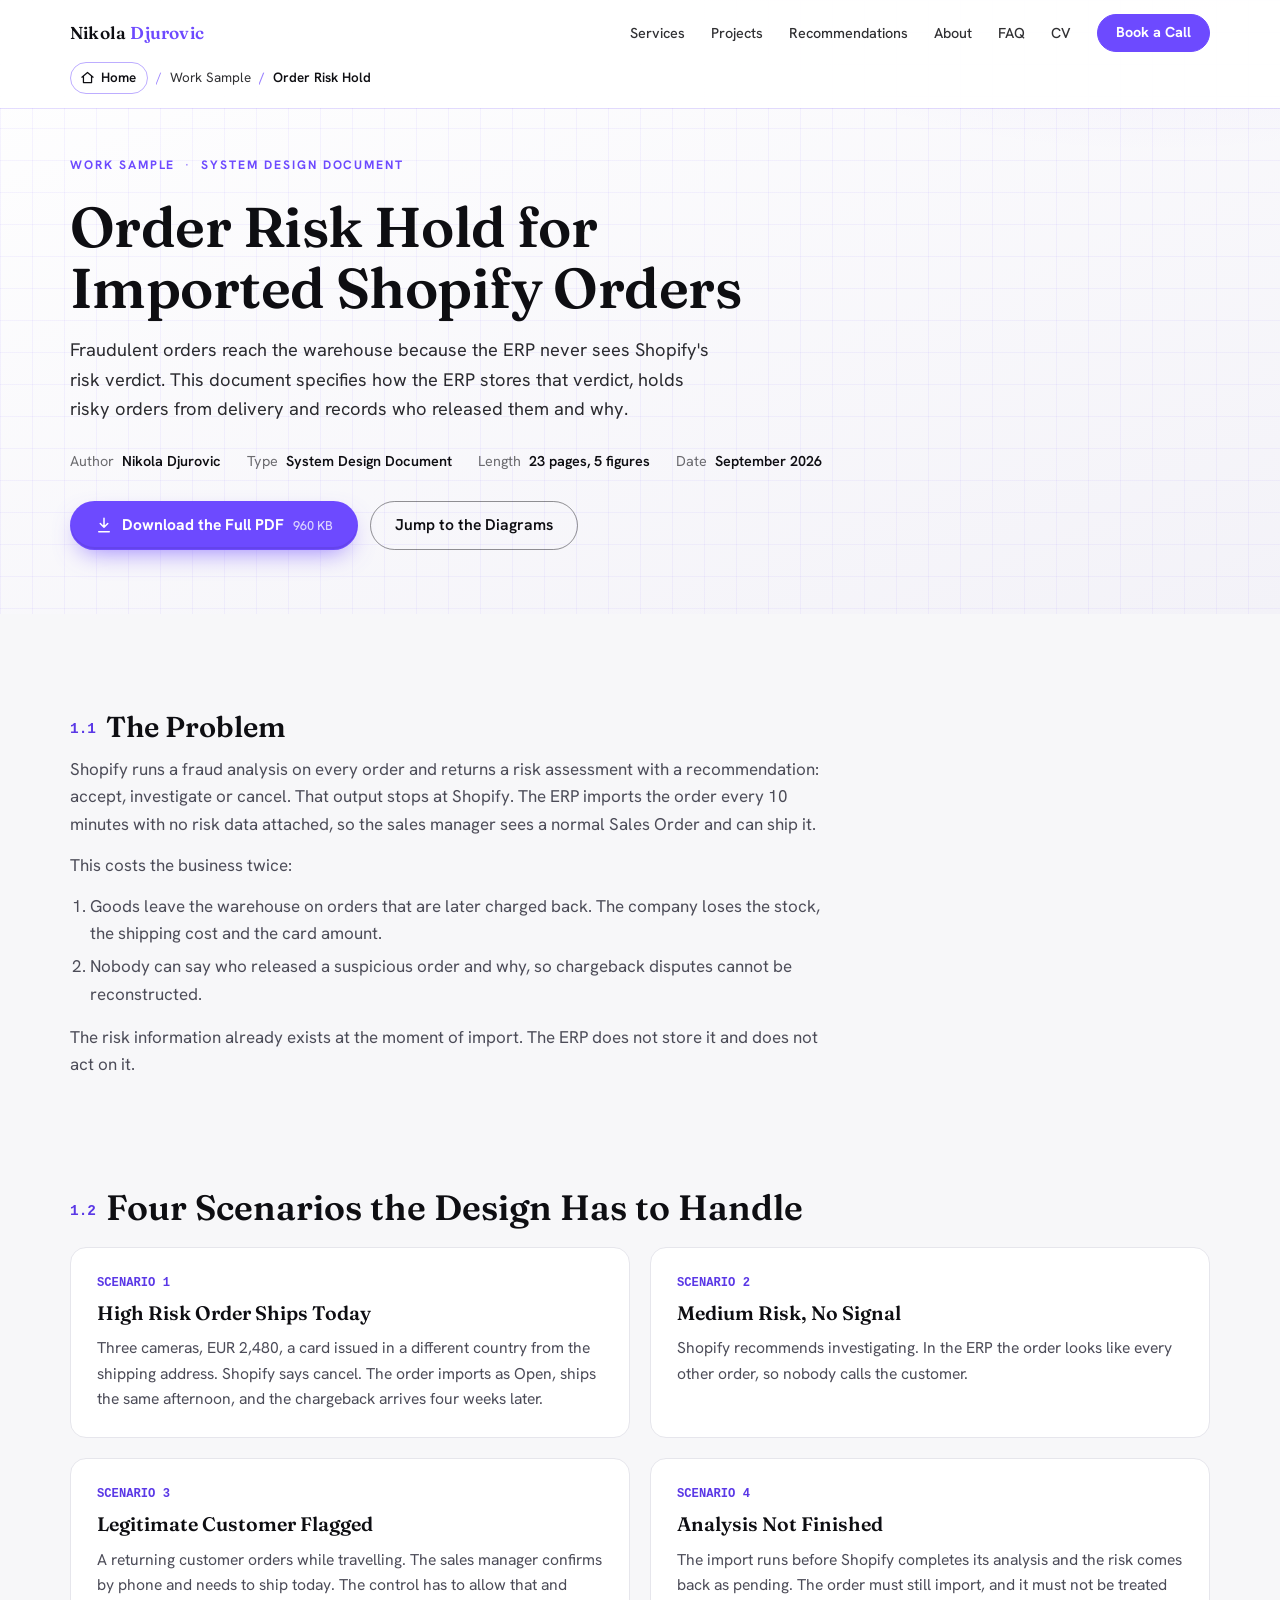
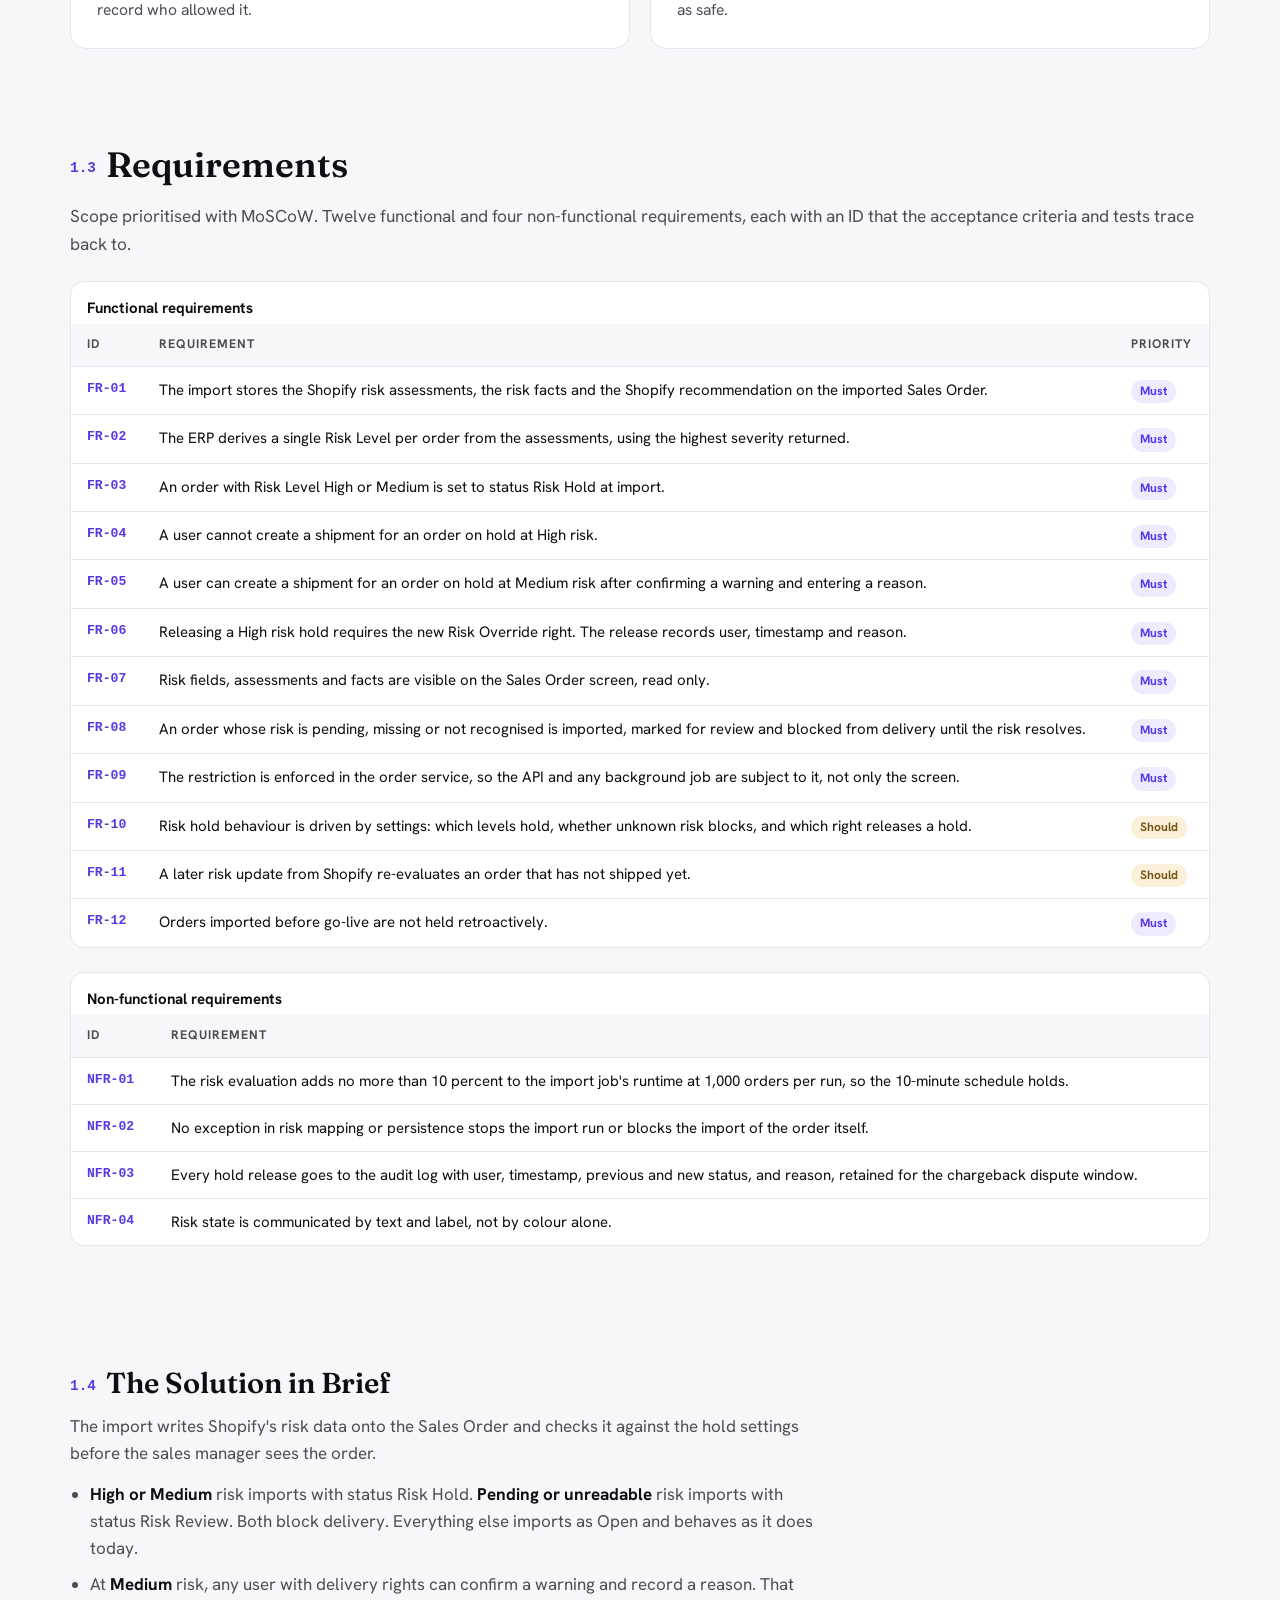
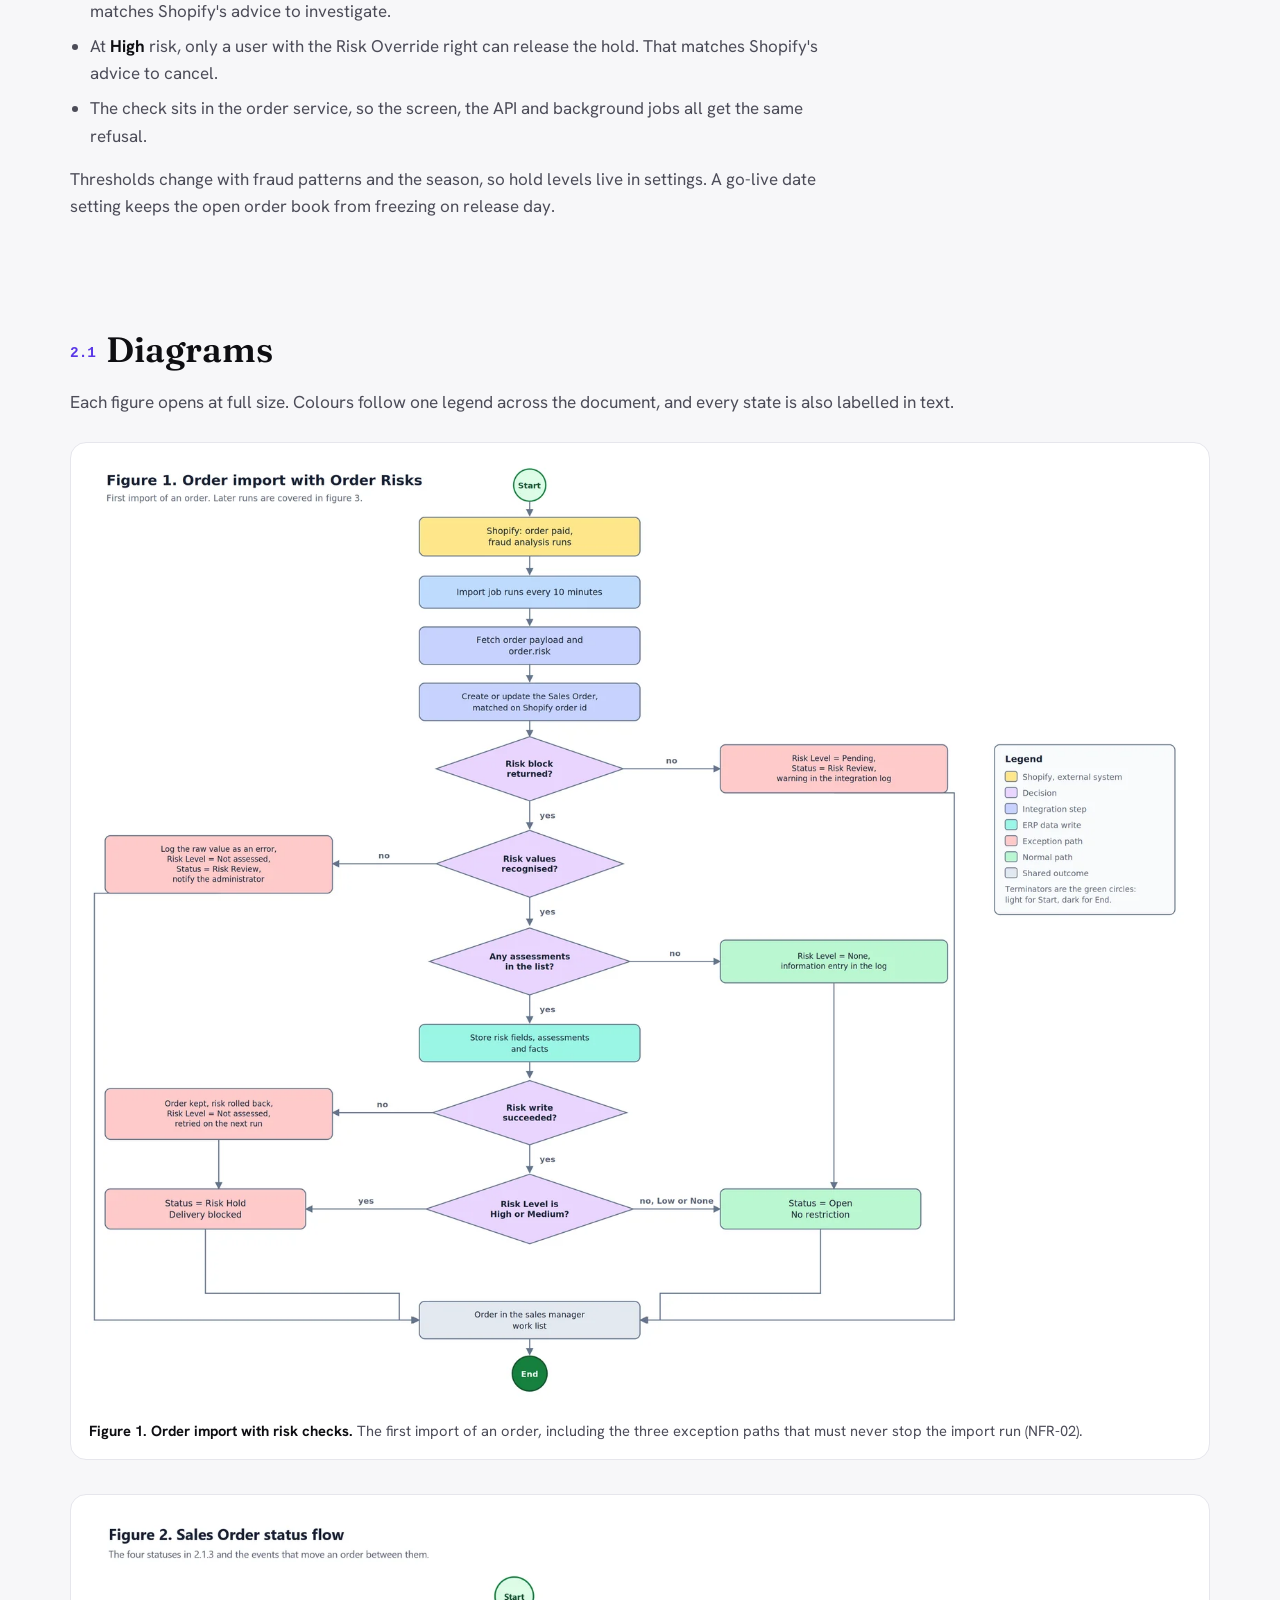
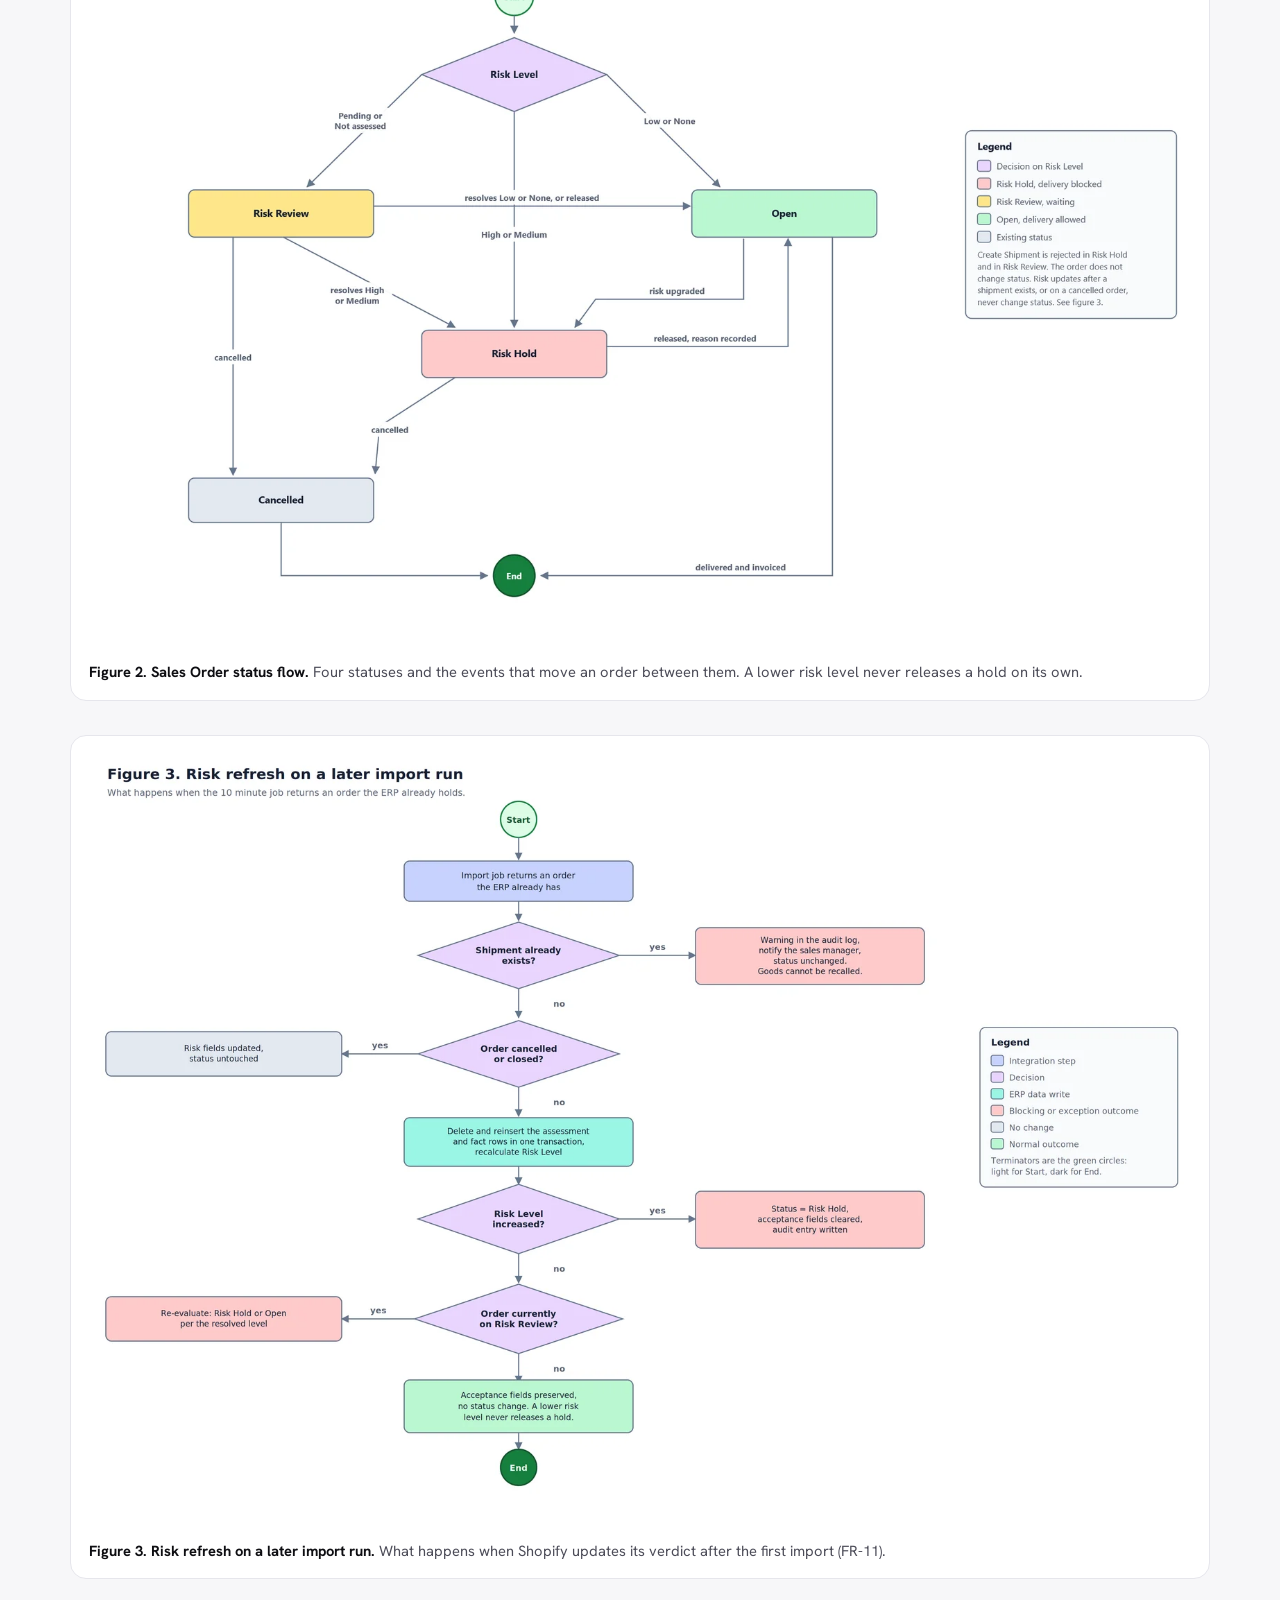
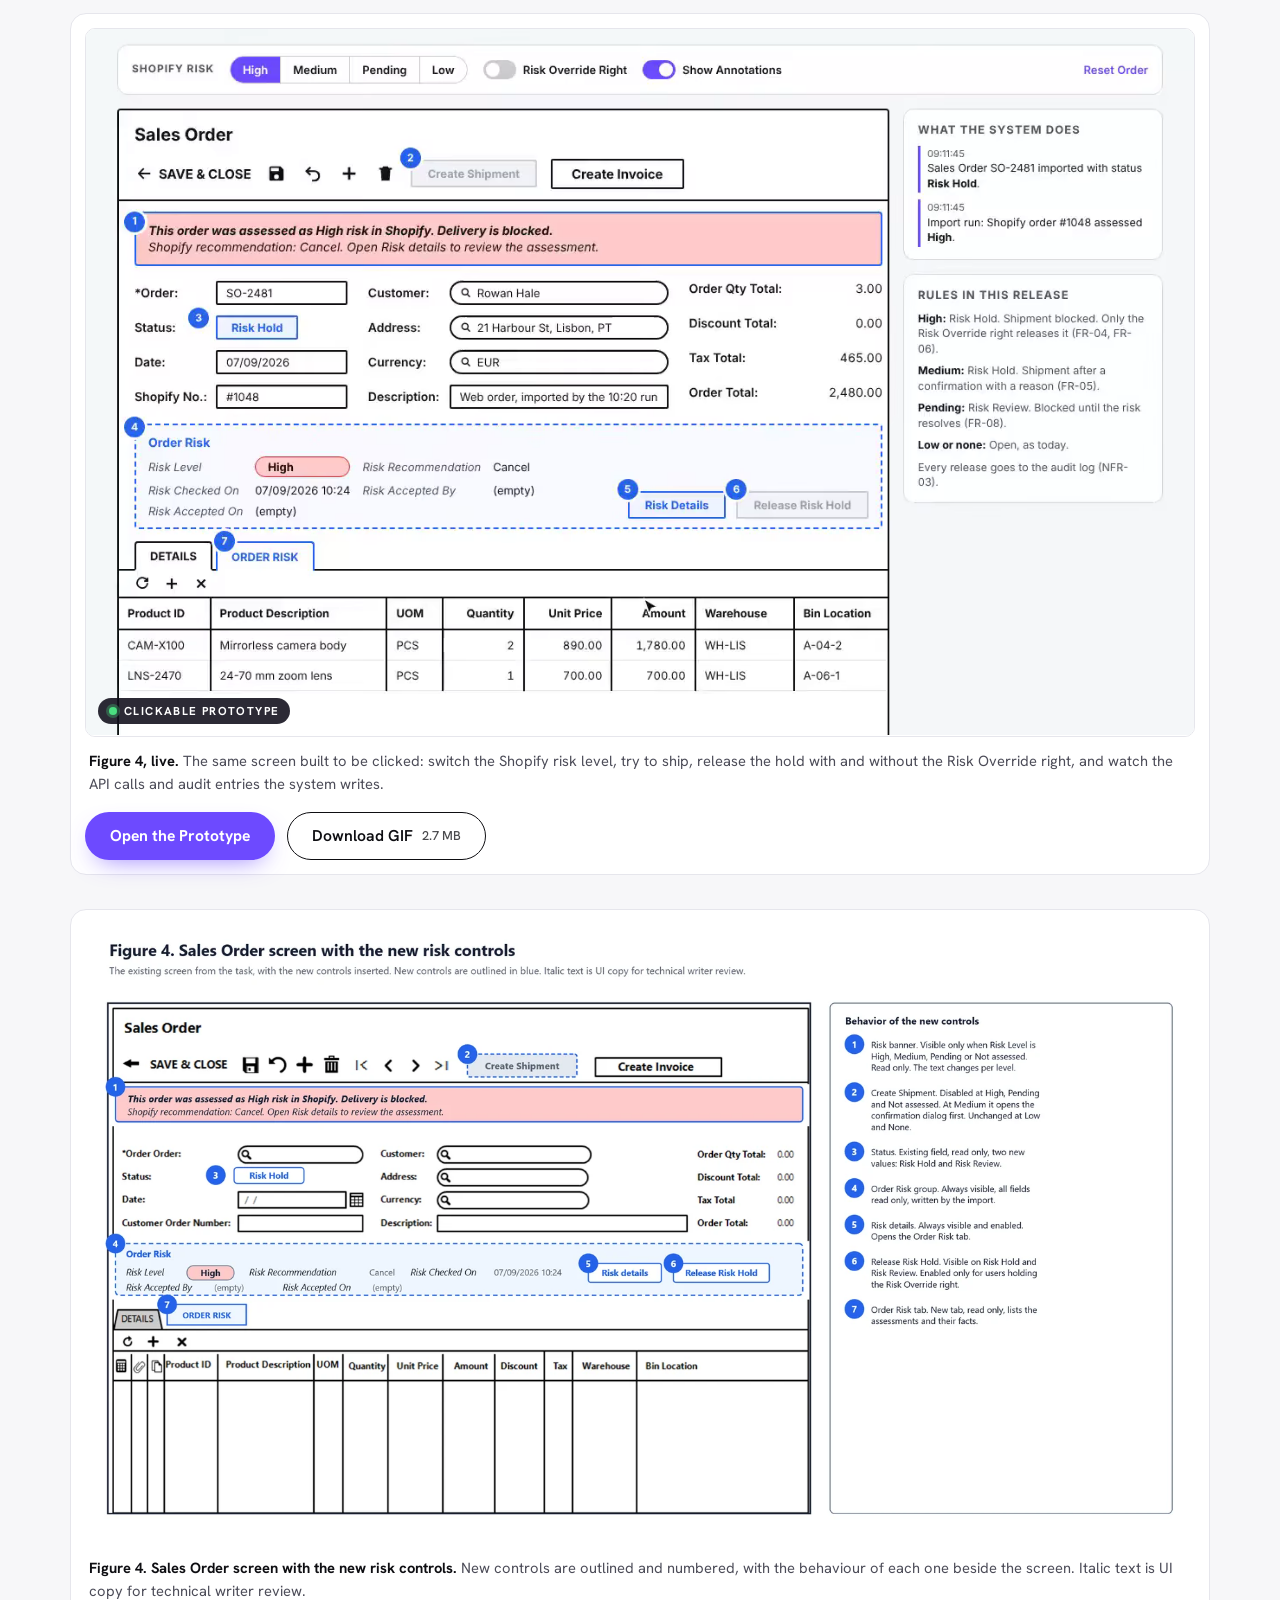
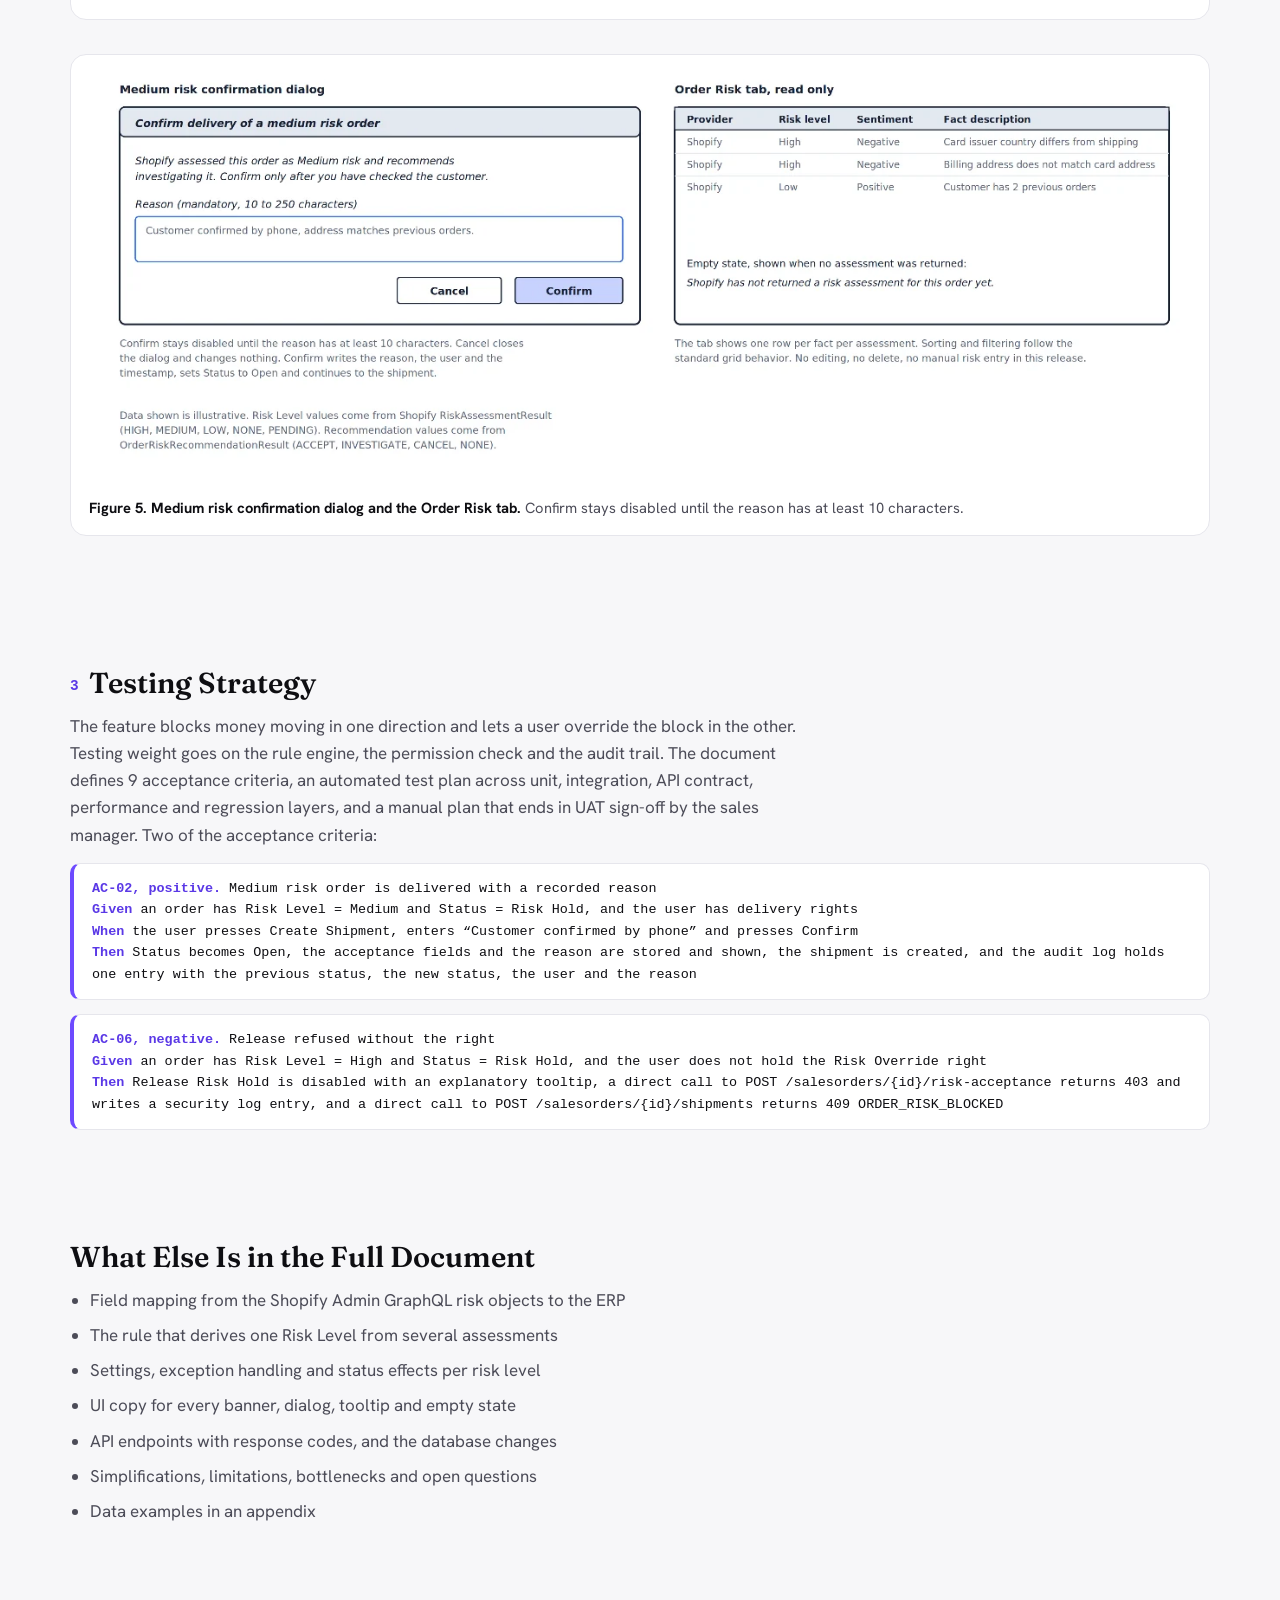
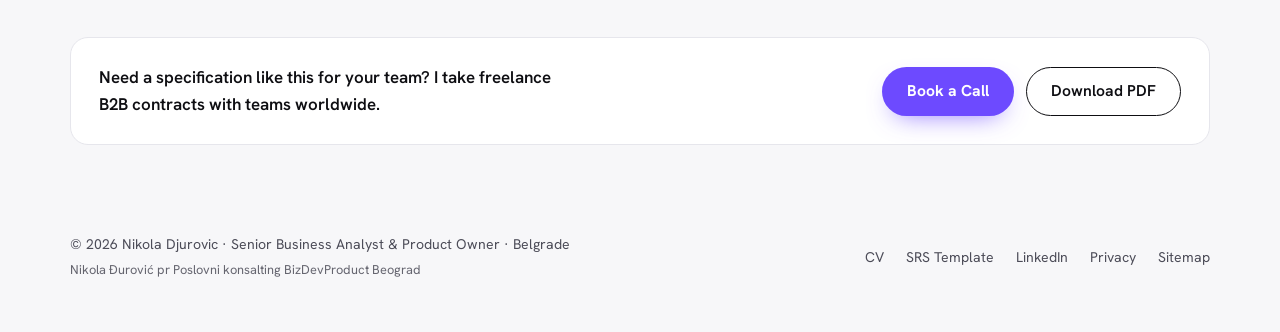
<file: work/order-risk-hold/index.html>
<!doctype html>
<html lang="en">
<head>
<meta charset="utf-8">
<meta name="viewport" content="width=device-width, initial-scale=1, viewport-fit=cover">
<title>Order Risk Hold: System Design Document Sample | Nikola Djurovic</title>
<meta name="description" content="Business analysis work sample: a 23-page System Design Document that holds Shopify orders flagged as fraud risk in the ERP. Requirements, BPMN-style flows, state diagram, wireframes, API and test plan.">
<meta name="author" content="Nikola Djurovic">
<meta name="robots" content="index, follow, max-image-preview:large">
<link rel="canonical" href="https://nikoladjurovic.cv/work/order-risk-hold/">
<meta name="theme-color" content="#ffffff">

<meta property="og:type" content="article">
<meta property="og:site_name" content="Nikola Djurovic">
<meta property="og:title" content="Order Risk Hold: System Design Document Sample">
<meta property="og:description" content="A 23-page SDD by Nikola Djurovic: Shopify fraud risk data in the ERP, a delivery hold and an audited release path. Requirements, diagrams, wireframes and test plan.">
<meta property="og:url" content="https://nikoladjurovic.cv/work/order-risk-hold/">
<meta property="og:image" content="https://nikoladjurovic.cv/assets/img/og-order-risk-hold.png">
<meta property="og:image:width" content="1200">
<meta property="og:image:height" content="630">
<meta property="og:image:alt" content="Order Risk Hold, System Design Document by Nikola Djurovic">
<meta property="article:author" content="https://nikoladjurovic.cv/">
<meta property="article:published_time" content="2026-09-12">
<meta name="twitter:card" content="summary_large_image">
<meta name="twitter:image" content="https://nikoladjurovic.cv/assets/img/og-order-risk-hold.png">

<link rel="icon" href="/favicon.svg" type="image/svg+xml">
<link rel="icon" href="/favicon-32.png" sizes="32x32" type="image/png">
<link rel="apple-touch-icon" href="/apple-touch-icon.png">
<link rel="manifest" href="/site.webmanifest">

<link rel="preload" href="/assets/fonts/fraunces-latin-wght-normal.woff2" as="font" type="font/woff2" crossorigin>
<link rel="preload" href="/assets/fonts/hanken-grotesk-latin-wght-normal.woff2" as="font" type="font/woff2" crossorigin>
<link rel="stylesheet" href="/assets/css/site.css?v=20261012a">
<script>document.documentElement.classList.add('js')</script>
<script src="/assets/js/site.js?v=20261012a" defer></script>

<script type="application/ld+json">
{
  "@context": "https://schema.org",
  "@graph": [
    {
      "@type": "TechArticle",
      "@id": "https://nikoladjurovic.cv/work/order-risk-hold/#article",
      "headline": "Order Risk Hold for imported Shopify orders: System Design Document sample",
      "description": "A business analysis work sample. Shopify fraud risk data is stored on the ERP Sales Order, high and medium risk orders are held from delivery, and every release is audited.",
      "url": "https://nikoladjurovic.cv/work/order-risk-hold/",
      "datePublished": "2026-09-12",
      "dateModified": "2026-10-08",
      "inLanguage": "en",
      "proficiencyLevel": "Expert",
      "author": { "@type": "Person", "@id": "https://nikoladjurovic.cv/#person", "name": "Nikola Djurovic", "url": "https://nikoladjurovic.cv/" },
      "image": [
        "https://nikoladjurovic.cv/assets/img/fig1-order-import-flow-1600.webp",
        "https://nikoladjurovic.cv/assets/img/fig2-order-status-flow-1600.webp",
        "https://nikoladjurovic.cv/assets/img/fig4-sales-order-wireframe-1600.webp"
      ],
      "about": ["Requirements engineering", "System Design Document", "ERP integration", "Shopify order risk", "Fraud prevention workflow"],
      "isPartOf": { "@id": "https://nikoladjurovic.cv/#website" },
      "associatedMedia": {
        "@type": "MediaObject",
        "name": "Order Risk Hold, System Design Document (PDF)",
        "contentUrl": "https://nikoladjurovic.cv/files/Order_Risk_Hold_SDD_Nikola_Djurovic.pdf",
        "encodingFormat": "application/pdf"
      },
      "copyrightHolder": { "@id": "https://nikoladjurovic.cv/#person" },
      "copyrightYear": 2026
    },
    {
      "@type": "BreadcrumbList",
      "itemListElement": [
        { "@type": "ListItem", "position": 1, "name": "Home", "item": "https://nikoladjurovic.cv/" },
        { "@type": "ListItem", "position": 2, "name": "Work Sample", "item": "https://nikoladjurovic.cv/#work-sample" },
        { "@type": "ListItem", "position": 3, "name": "Order Risk Hold", "item": "https://nikoladjurovic.cv/work/order-risk-hold/" }
      ]
    }
  ]
}
</script>
</head>
<body>
<a class="skip-link" href="#main">Skip to Content</a>

<header class="site-header">
  <div class="header-inner">
    <a class="brand" href="/" aria-label="Nikola Djurovic, home">Nikola <b>Djurovic</b></a>
    <button class="nav-toggle" type="button" aria-expanded="false" aria-controls="site-nav" aria-label="Open menu">
      <svg viewBox="0 0 24 24" fill="none" stroke="currentColor" stroke-width="2" stroke-linecap="round" aria-hidden="true"><path d="M4 7h16M4 12h16M4 17h16"/></svg>
    </button>
    <nav id="site-nav" class="site-nav" aria-label="Main">
      <ul class="nav-list">
        <li><a href="/#services">Services</a></li>
        <li><a href="/#work">Projects</a></li>
        <li><a href="/#recommendations">Recommendations</a></li>
        <li><a href="/#about">About</a></li>
        <li><a href="/#faq">FAQ</a></li>
        <li><a href="/cv/">CV</a></li>
        <li><a class="btn btn-sm" href="mailto:nikoladjurovic21@gmail.com?subject=Intro%20call" data-book>Book a Call</a></li>
      </ul>
    </nav>
  </div>
</header>

<main id="main">
  <article>
    <header class="page-hero">
      <div class="page-hero-inner">
        <nav class="crumbs" aria-label="Breadcrumb">
          <ol>
            <li><a href="/">Home</a></li>
            <li><a href="/#work-sample">Work Sample</a></li>
            <li aria-current="page">Order Risk Hold</li>
          </ol>
        </nav>
        <p class="eyebrow"><span>Work Sample</span><span>System Design Document</span></p>
        <h1>Order Risk Hold for Imported Shopify Orders</h1>
        <p class="lede">Fraudulent orders reach the warehouse because the ERP never sees Shopify's risk verdict. This document specifies how the ERP stores that verdict, holds risky orders from delivery and records who released them and why.</p>
        <dl class="doc-meta">
          <div><dt>Author</dt><dd>Nikola Djurovic</dd></div>
          <div><dt>Type</dt><dd>System Design Document</dd></div>
          <div><dt>Length</dt><dd>23 pages, 5 figures</dd></div>
          <div><dt>Date</dt><dd><time datetime="2026-09">September 2026</time></dd></div>
        </dl>
        <div class="btn-row">
          <a class="btn btn-primary" href="/files/Order_Risk_Hold_SDD_Nikola_Djurovic.pdf" download>
            <svg viewBox="0 0 24 24" fill="none" stroke="currentColor" stroke-width="2" stroke-linecap="round" stroke-linejoin="round" aria-hidden="true"><path d="M12 3v12M7 10l5 5 5-5M5 21h14"/></svg>
            Download the Full PDF <span class="file-meta">960&nbsp;KB</span>
          </a>
          <a class="btn btn-ghost" href="#diagrams">Jump to the Diagrams</a>
        </div>
      </div>
    </header>

    <section class="case-section" aria-labelledby="problem">
      <div class="prose">
        <h2 id="problem"><span class="sec">1.1</span>The Problem</h2>
        <p>Shopify runs a fraud analysis on every order and returns a risk assessment with a recommendation: accept, investigate or cancel. That output stops at Shopify. The ERP imports the order every 10 minutes with no risk data attached, so the sales manager sees a normal Sales Order and can ship it.</p>
        <p>This costs the business twice:</p>
        <ol class="list">
          <li>Goods leave the warehouse on orders that are later charged back. The company loses the stock, the shipping cost and the card amount.</li>
          <li>Nobody can say who released a suspicious order and why, so chargeback disputes cannot be reconstructed.</li>
        </ol>
        <p>The risk information already exists at the moment of import. The ERP does not store it and does not act on it.</p>
      </div>
    </section>

    <section class="case-section" aria-labelledby="scenarios">
      <h2 id="scenarios"><span class="sec">1.2</span>Four Scenarios the Design Has to Handle</h2>
      <ul class="grid-2">
        <li class="card scenario reveal"><p class="label">SCENARIO 1</p><h3>High Risk Order Ships Today</h3><p>Three cameras, EUR&nbsp;2,480, a card issued in a different country from the shipping address. Shopify says cancel. The order imports as Open, ships the same afternoon, and the chargeback arrives four weeks later.</p></li>
        <li class="card scenario reveal"><p class="label">SCENARIO 2</p><h3>Medium Risk, No Signal</h3><p>Shopify recommends investigating. In the ERP the order looks like every other order, so nobody calls the customer.</p></li>
        <li class="card scenario reveal"><p class="label">SCENARIO 3</p><h3>Legitimate Customer Flagged</h3><p>A returning customer orders while travelling. The sales manager confirms by phone and needs to ship today. The control has to allow that and record who allowed it.</p></li>
        <li class="card scenario reveal"><p class="label">SCENARIO 4</p><h3>Analysis Not Finished</h3><p>The import runs before Shopify completes its analysis and the risk comes back as pending. The order must still import, and it must not be treated as safe.</p></li>
      </ul>
    </section>

    <section class="case-section" aria-labelledby="requirements">
      <h2 id="requirements"><span class="sec">1.3</span>Requirements</h2>
      <p class="intro" style="margin-bottom:22px">Scope prioritised with MoSCoW. Twelve functional and four non-functional requirements, each with an ID that the acceptance criteria and tests trace back to.</p>
      <div class="table-wrap">
        <table>
          <caption>Functional requirements</caption>
          <thead><tr><th scope="col">ID</th><th scope="col">Requirement</th><th scope="col">Priority</th></tr></thead>
          <tbody>
            <tr><td class="id">FR-01</td><td>The import stores the Shopify risk assessments, the risk facts and the Shopify recommendation on the imported Sales Order.</td><td><span class="pill">Must</span></td></tr>
            <tr><td class="id">FR-02</td><td>The ERP derives a single Risk Level per order from the assessments, using the highest severity returned.</td><td><span class="pill">Must</span></td></tr>
            <tr><td class="id">FR-03</td><td>An order with Risk Level High or Medium is set to status Risk Hold at import.</td><td><span class="pill">Must</span></td></tr>
            <tr><td class="id">FR-04</td><td>A user cannot create a shipment for an order on hold at High risk.</td><td><span class="pill">Must</span></td></tr>
            <tr><td class="id">FR-05</td><td>A user can create a shipment for an order on hold at Medium risk after confirming a warning and entering a reason.</td><td><span class="pill">Must</span></td></tr>
            <tr><td class="id">FR-06</td><td>Releasing a High risk hold requires the new Risk Override right. The release records user, timestamp and reason.</td><td><span class="pill">Must</span></td></tr>
            <tr><td class="id">FR-07</td><td>Risk fields, assessments and facts are visible on the Sales Order screen, read only.</td><td><span class="pill">Must</span></td></tr>
            <tr><td class="id">FR-08</td><td>An order whose risk is pending, missing or not recognised is imported, marked for review and blocked from delivery until the risk resolves.</td><td><span class="pill">Must</span></td></tr>
            <tr><td class="id">FR-09</td><td>The restriction is enforced in the order service, so the API and any background job are subject to it, not only the screen.</td><td><span class="pill">Must</span></td></tr>
            <tr><td class="id">FR-10</td><td>Risk hold behaviour is driven by settings: which levels hold, whether unknown risk blocks, and which right releases a hold.</td><td><span class="pill should">Should</span></td></tr>
            <tr><td class="id">FR-11</td><td>A later risk update from Shopify re-evaluates an order that has not shipped yet.</td><td><span class="pill should">Should</span></td></tr>
            <tr><td class="id">FR-12</td><td>Orders imported before go-live are not held retroactively.</td><td><span class="pill">Must</span></td></tr>
          </tbody>
        </table>
      </div>
      <div class="table-wrap">
        <table>
          <caption>Non-functional requirements</caption>
          <thead><tr><th scope="col">ID</th><th scope="col">Requirement</th></tr></thead>
          <tbody>
            <tr><td class="id">NFR-01</td><td>The risk evaluation adds no more than 10 percent to the import job's runtime at 1,000 orders per run, so the 10-minute schedule holds.</td></tr>
            <tr><td class="id">NFR-02</td><td>No exception in risk mapping or persistence stops the import run or blocks the import of the order itself.</td></tr>
            <tr><td class="id">NFR-03</td><td>Every hold release goes to the audit log with user, timestamp, previous and new status, and reason, retained for the chargeback dispute window.</td></tr>
            <tr><td class="id">NFR-04</td><td>Risk state is communicated by text and label, not by colour alone.</td></tr>
          </tbody>
        </table>
      </div>
    </section>

    <section class="case-section" aria-labelledby="solution">
      <div class="prose">
        <h2 id="solution"><span class="sec">1.4</span>The Solution in Brief</h2>
        <p>The import writes Shopify's risk data onto the Sales Order and checks it against the hold settings before the sales manager sees the order.</p>
        <ul class="list">
          <li><strong>High or Medium</strong> risk imports with status Risk Hold. <strong>Pending or unreadable</strong> risk imports with status Risk Review. Both block delivery. Everything else imports as Open and behaves as it does today.</li>
          <li>At <strong>Medium</strong> risk, any user with delivery rights can confirm a warning and record a reason. That matches Shopify's advice to investigate.</li>
          <li>At <strong>High</strong> risk, only a user with the Risk Override right can release the hold. That matches Shopify's advice to cancel.</li>
          <li>The check sits in the order service, so the screen, the API and background jobs all get the same refusal.</li>
        </ul>
        <p>Thresholds change with fraud patterns and the season, so hold levels live in settings. A go-live date setting keeps the open order book from freezing on release day.</p>
      </div>
    </section>

    <section class="case-section" id="diagrams" aria-labelledby="diagrams-title">
      <h2 id="diagrams-title"><span class="sec">2.1</span>Diagrams</h2>
      <p class="intro" style="margin-bottom:26px">Each figure opens at full size. Colours follow one legend across the document, and every state is also labelled in text.</p>

      <figure class="figure reveal" id="fig-1">
        <a class="travel-host" data-travel="fig1" href="/assets/img/fig1-order-import-flow-1600.webp" target="_blank" rel="noopener">
          <img src="/assets/img/fig1-order-import-flow-1600.webp" srcset="/assets/img/fig1-order-import-flow-800.webp 800w, /assets/img/fig1-order-import-flow-1600.webp 1600w" sizes="(max-width: 1180px) 92vw, 1080px" width="1600" height="1369" loading="lazy" decoding="async" alt="Flowchart: Shopify fraud analysis, 10-minute import job, fetch order and risk, create Sales Order, then decisions on whether a risk block was returned, whether values are recognised, whether assessments exist and whether the write succeeded, ending in Risk Hold, Risk Review or Open status in the sales manager's work list.">
        </a>
        <figcaption><b>Figure 1. Order import with risk checks.</b> The first import of an order, including the three exception paths that must never stop the import run (NFR-02).</figcaption>
      </figure>

      <figure class="figure reveal" id="fig-2">
        <a class="travel-host" data-travel="fig2" href="/assets/img/fig2-order-status-flow-1600.webp" target="_blank" rel="noopener">
          <img src="/assets/img/fig2-order-status-flow-1600.webp" srcset="/assets/img/fig2-order-status-flow-800.webp 800w, /assets/img/fig2-order-status-flow-1600.webp 1600w" sizes="(max-width: 1180px) 92vw, 1080px" width="1600" height="1066" loading="lazy" decoding="async" alt="State diagram: from Risk Level to Risk Review, Risk Hold or Open; Risk Review resolves to Open or Risk Hold; Risk Hold is released to Open with a reason; Open can be upgraded to Risk Hold; Risk Review and Risk Hold can be cancelled; Open ends when delivered and invoiced.">
        </a>
        <figcaption><b>Figure 2. Sales Order status flow.</b> Four statuses and the events that move an order between them. A lower risk level never releases a hold on its own.</figcaption>
      </figure>

      <figure class="figure reveal" id="fig-3">
        <a class="travel-host" data-travel="fig3" href="/assets/img/fig3-risk-refresh-flow-1600.webp" target="_blank" rel="noopener">
          <img src="/assets/img/fig3-risk-refresh-flow-1600.webp" srcset="/assets/img/fig3-risk-refresh-flow-800.webp 800w, /assets/img/fig3-risk-refresh-flow-1600.webp 1600w" sizes="(max-width: 1180px) 92vw, 1080px" width="1600" height="1120" loading="lazy" decoding="async" alt="Flowchart of a later import run for an order the ERP already holds: if a shipment exists, log and notify only; if cancelled or closed, update risk fields only; otherwise reinsert assessments, recalculate the risk level, and hold the order again if the level increased.">
        </a>
        <figcaption><b>Figure 3. Risk refresh on a later import run.</b> What happens when Shopify updates its verdict after the first import (FR-11).</figcaption>
      </figure>

      <figure class="proto reveal" id="prototype">
        <a class="proto-media" href="/work/order-risk-hold/prototype/" aria-label="Open the clickable prototype">
          <video data-autoplay muted loop playsinline preload="none" width="1280" height="816" poster="/assets/media/order-risk-hold-prototype-poster.webp" aria-label="Recording of the clickable Sales Order prototype: a high risk order is blocked, the hold is released with a reason, and a medium risk order ships after confirmation"><source src="/assets/media/order-risk-hold-prototype.mp4" type="video/mp4"><source src="/assets/media/order-risk-hold-prototype.webm" type="video/webm"></video>
          <span class="live-badge">Clickable Prototype</span>
        </a>
        <figcaption><b>Figure 4, live.</b> The same screen built to be clicked: switch the Shopify risk level, try to ship, release the hold with and without the Risk Override right, and watch the API calls and audit entries the system writes.</figcaption>
        <div class="btn-row"><a class="btn btn-dark" href="/work/order-risk-hold/prototype/">Open the Prototype</a><a class="btn btn-line" href="/assets/media/order-risk-hold-prototype.gif" download>Download GIF <span class="file-meta">2.7&nbsp;MB</span></a></div>
      </figure>
      <figure class="figure reveal" id="fig-4">
        <a href="/assets/img/fig4-sales-order-wireframe-1600.webp" target="_blank" rel="noopener">
          <img src="/assets/img/fig4-sales-order-wireframe-1600.webp" srcset="/assets/img/fig4-sales-order-wireframe-800.webp 800w, /assets/img/fig4-sales-order-wireframe-1600.webp 1600w" sizes="(max-width: 1180px) 92vw, 1080px" width="1600" height="893" loading="lazy" decoding="async" alt="Annotated wireframe of the Sales Order screen with seven numbered new controls: risk banner, Create Shipment button state, status values, Order Risk group, Risk details button, Release Risk Hold button and a new Order Risk tab.">
        </a>
        <figcaption><b>Figure 4. Sales Order screen with the new risk controls.</b> New controls are outlined and numbered, with the behaviour of each one beside the screen. Italic text is UI copy for technical writer review.</figcaption>
      </figure>

      <figure class="figure reveal" id="fig-5">
        <a href="/assets/img/fig5-dialog-and-tab-1282.webp" target="_blank" rel="noopener">
          <img src="/assets/img/fig5-dialog-and-tab-1282.webp" srcset="/assets/img/fig5-dialog-and-tab-800.webp 800w, /assets/img/fig5-dialog-and-tab-1282.webp 1282w" sizes="(max-width: 1180px) 92vw, 1080px" width="1282" height="479" loading="lazy" decoding="async" alt="Wireframes of the medium risk confirmation dialog with a mandatory reason field, and the read-only Order Risk tab listing provider, risk level, sentiment and fact description.">
        </a>
        <figcaption><b>Figure 5. Medium risk confirmation dialog and the Order Risk tab.</b> Confirm stays disabled until the reason has at least 10 characters.</figcaption>
      </figure>
    </section>

    <section class="case-section" aria-labelledby="testing">
      <div class="prose">
        <h2 id="testing"><span class="sec">3</span>Testing Strategy</h2>
        <p>The feature blocks money moving in one direction and lets a user override the block in the other. Testing weight goes on the rule engine, the permission check and the audit trail. The document defines 9 acceptance criteria, an automated test plan across unit, integration, API contract, performance and regression layers, and a manual plan that ends in UAT sign-off by the sales manager. Two of the acceptance criteria:</p>
      </div>
      <p class="ac"><b>AC-02, positive.</b> Medium risk order is delivered with a recorded reason
<b>Given</b> an order has Risk Level = Medium and Status = Risk Hold, and the user has delivery rights
<b>When</b> the user presses Create Shipment, enters “Customer confirmed by phone” and presses Confirm
<b>Then</b> Status becomes Open, the acceptance fields and the reason are stored and shown, the shipment is created, and the audit log holds one entry with the previous status, the new status, the user and the reason</p>
      <p class="ac"><b>AC-06, negative.</b> Release refused without the right
<b>Given</b> an order has Risk Level = High and Status = Risk Hold, and the user does not hold the Risk Override right
<b>Then</b> Release Risk Hold is disabled with an explanatory tooltip, a direct call to POST /salesorders/{id}/risk-acceptance returns 403 and writes a security log entry, and a direct call to POST /salesorders/{id}/shipments returns 409 ORDER_RISK_BLOCKED</p>
    </section>

    <section class="case-section" aria-labelledby="contents">
      <div class="prose">
        <h2 id="contents">What Else Is in the Full Document</h2>
        <ul class="list">
          <li>Field mapping from the Shopify Admin GraphQL risk objects to the ERP</li>
          <li>The rule that derives one Risk Level from several assessments</li>
          <li>Settings, exception handling and status effects per risk level</li>
          <li>UI copy for every banner, dialog, tooltip and empty state</li>
          <li>API endpoints with response codes, and the database changes</li>
          <li>Simplifications, limitations, bottlenecks and open questions</li>
          <li>Data examples in an appendix</li>
        </ul>
      </div>
    </section>

    <section class="case-section" style="padding-bottom:0">
      <div class="cta-strip">
        <p>Need a specification like this for your team? I take freelance B2B contracts with teams worldwide.</p>
        <div class="btn-row">
          <a class="btn btn-dark" href="mailto:nikoladjurovic21@gmail.com?subject=Intro%20call" data-book>Book a Call</a>
          <a class="btn btn-line" href="/files/Order_Risk_Hold_SDD_Nikola_Djurovic.pdf" download>Download PDF</a>
        </div>
      </div>
    </section>
  </article>
</main>

<footer class="site-footer">
  <div>
    <p>© <span id="year">2026</span> Nikola Djurovic · Senior Business Analyst &amp; Product Owner · Belgrade</p>
    <p class="biz">Nikola Đurović pr Poslovni konsalting BizDevProduct Beograd</p>
  </div>
  <nav aria-label="Footer">
    <ul>
      <li><a href="/cv/">CV</a></li>
      <li><a href="/resources/srs-template/">SRS Template</a></li>
      <li><a href="https://www.linkedin.com/in/nikoladjurovic" rel="me noopener" target="_blank">LinkedIn</a></li>
      <li><a href="/privacy/">Privacy</a></li>
      <li><a href="/sitemap/">Sitemap</a></li>
    </ul>
  </nav>
</footer>
</body>
</html>
</file>
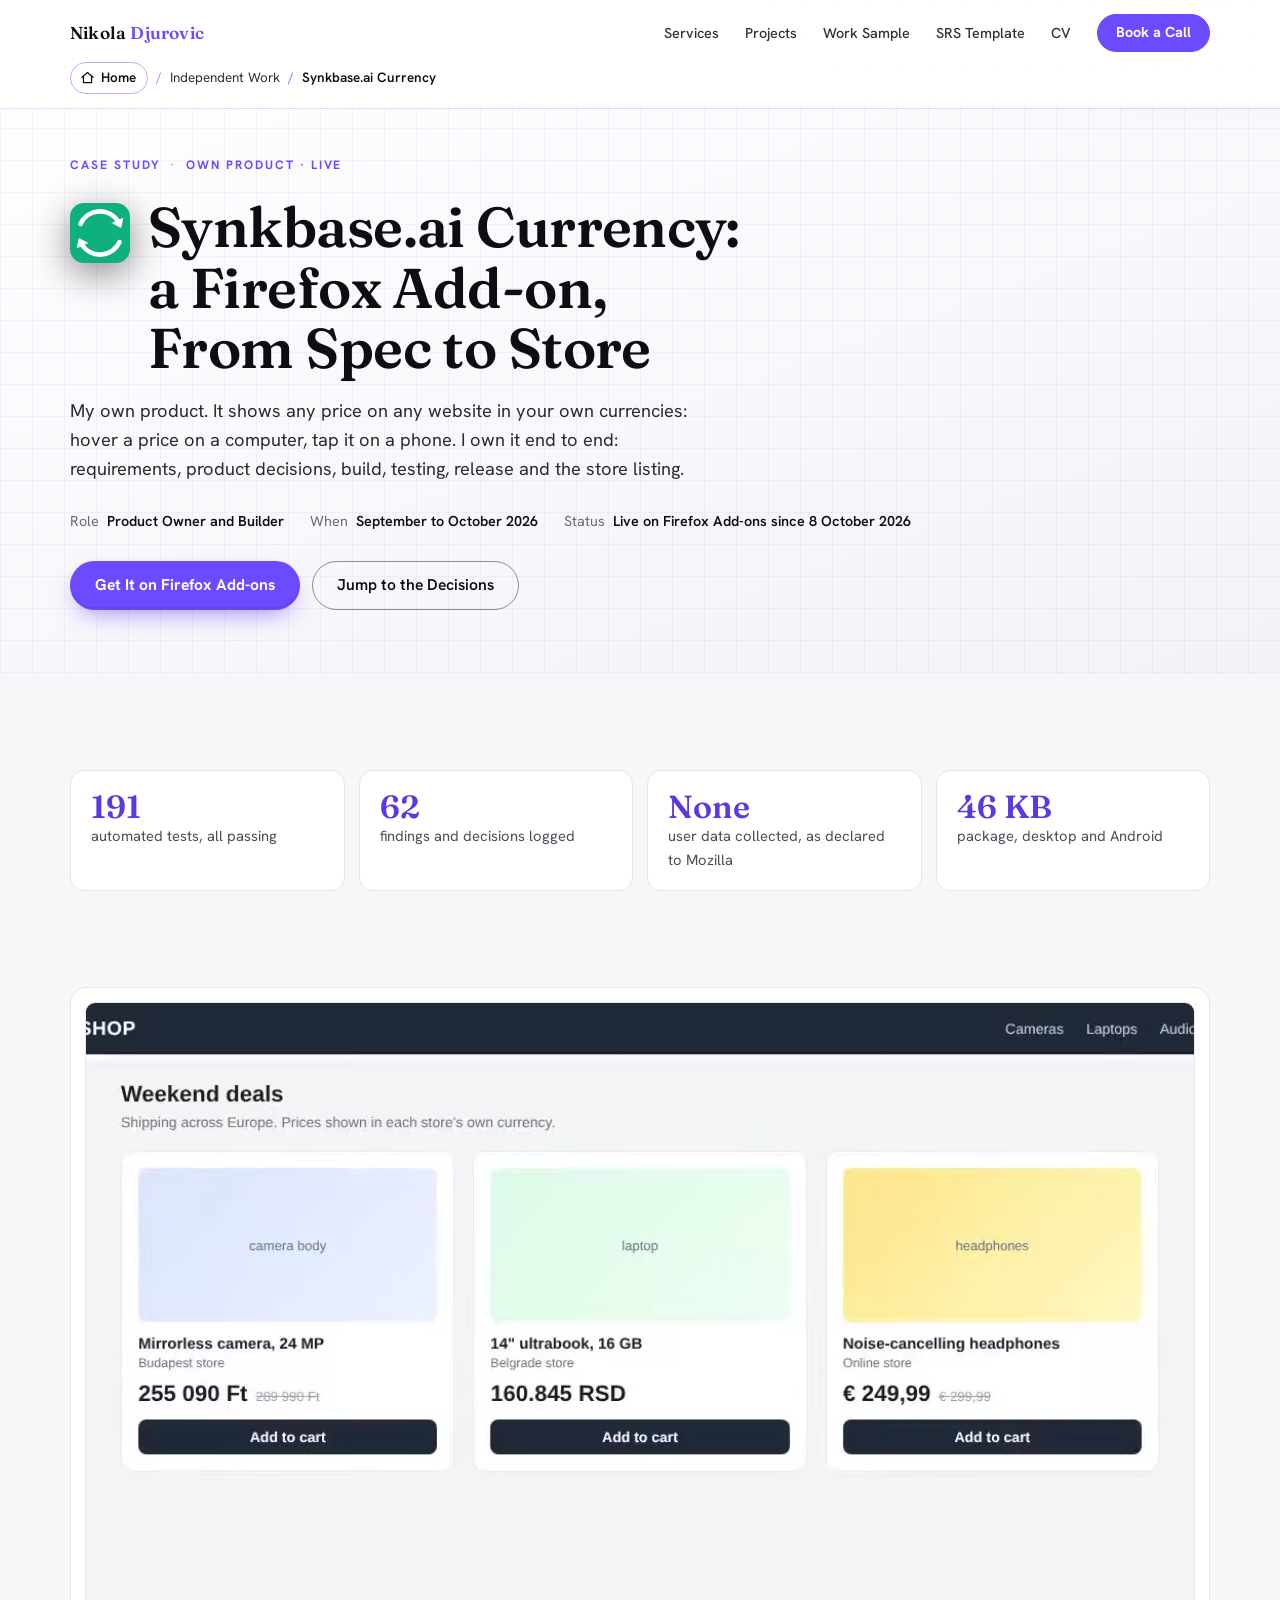
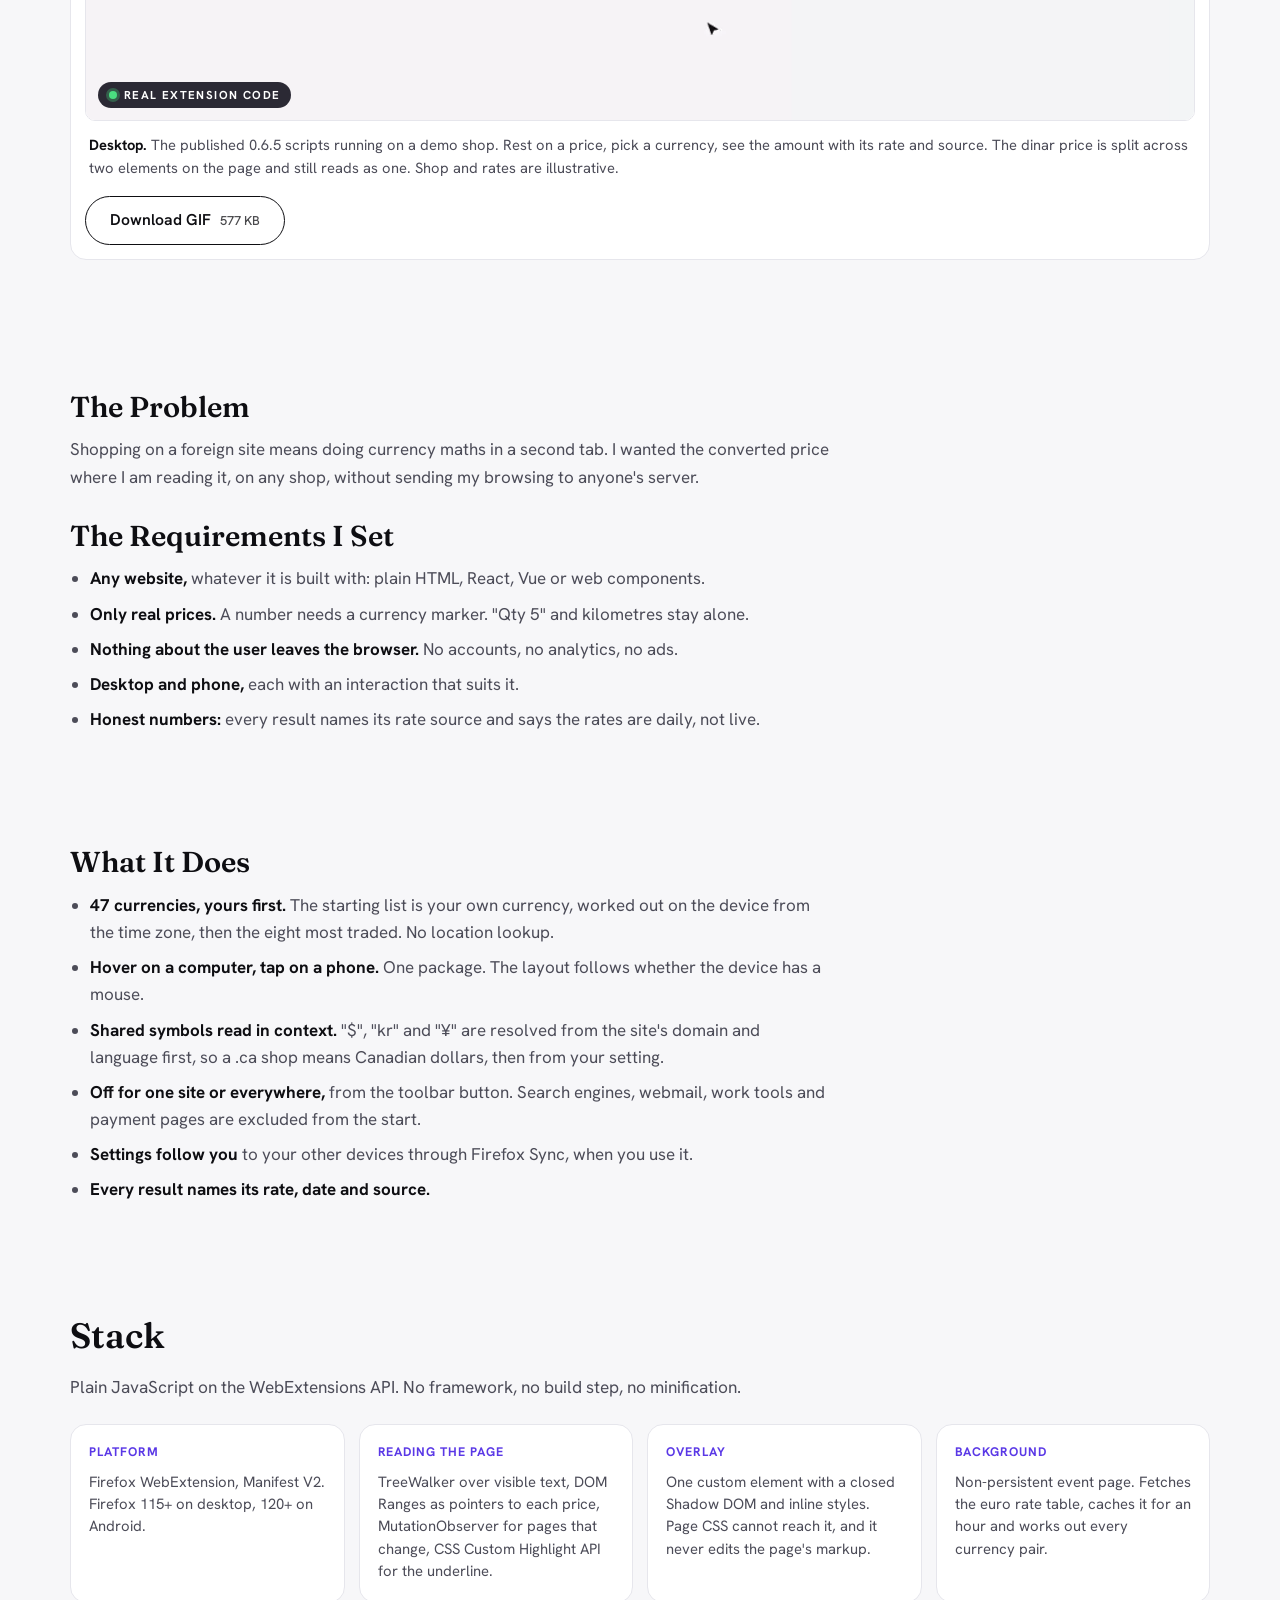
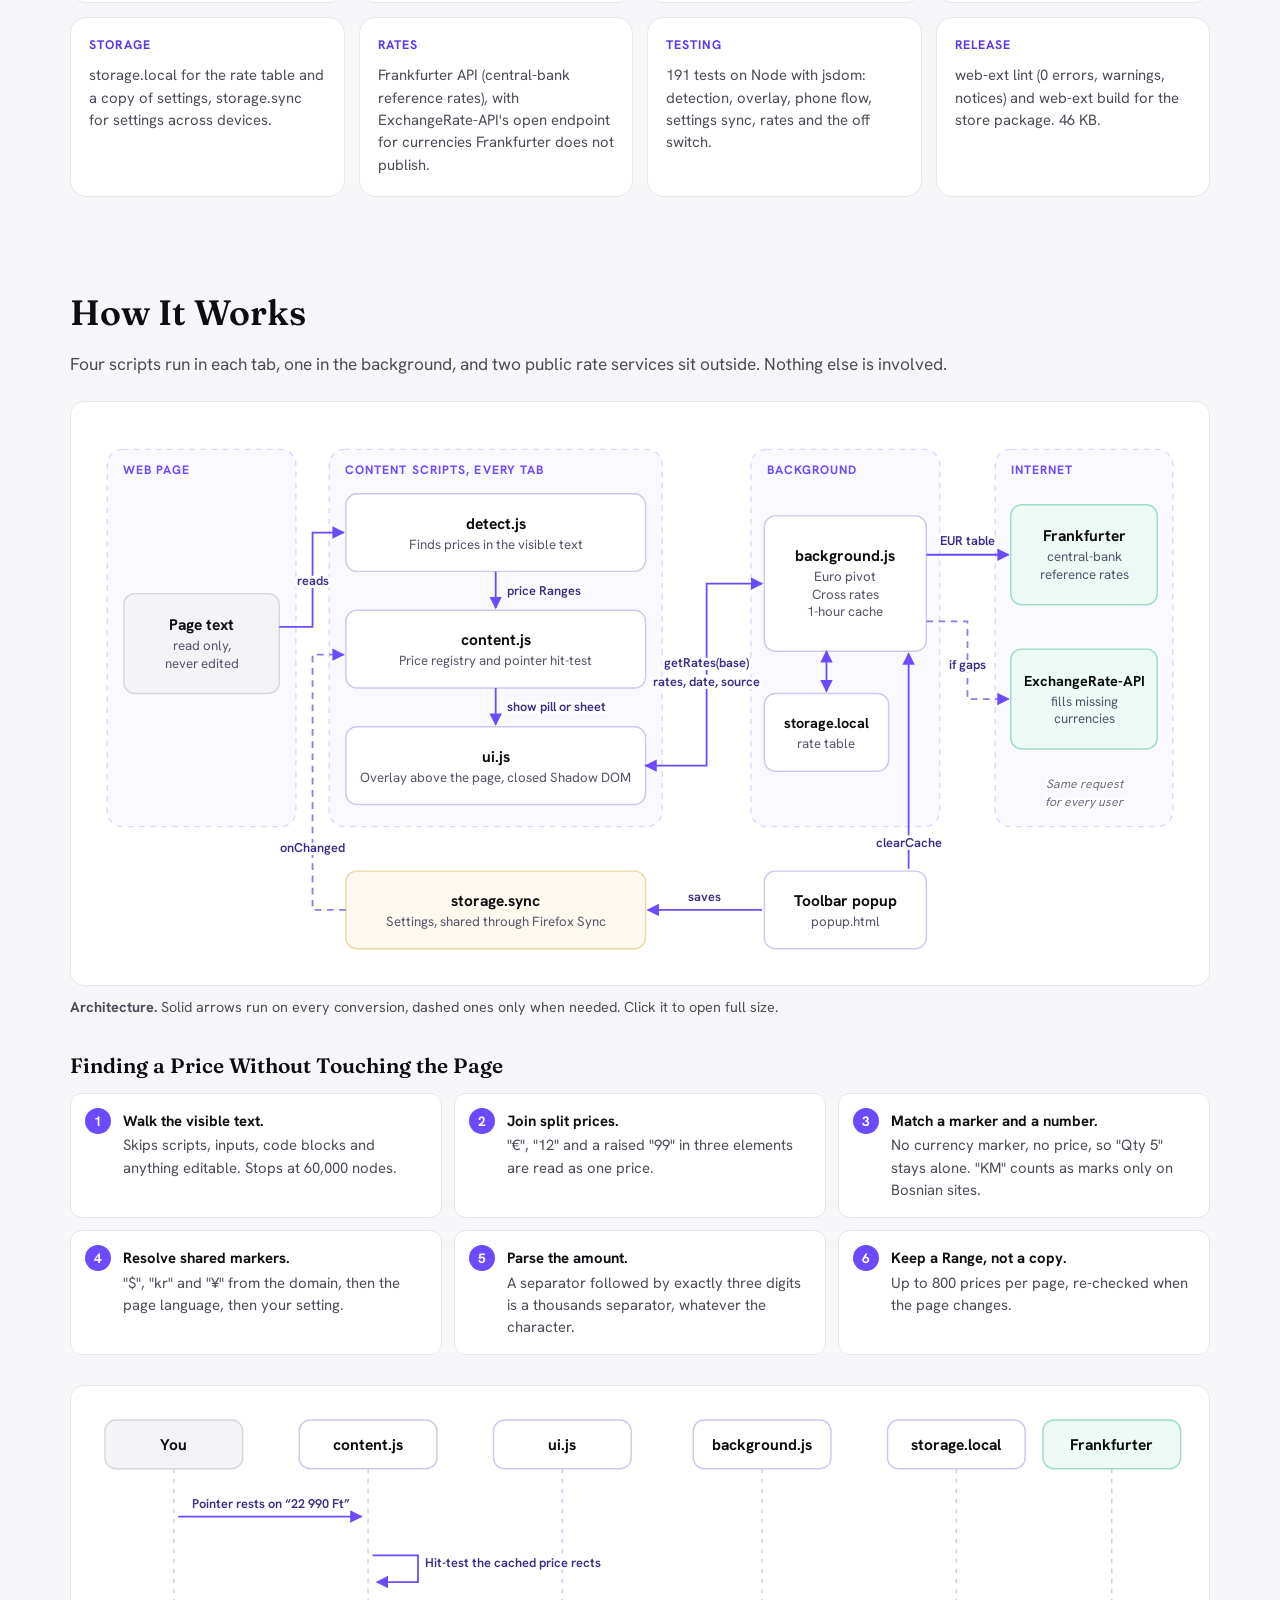
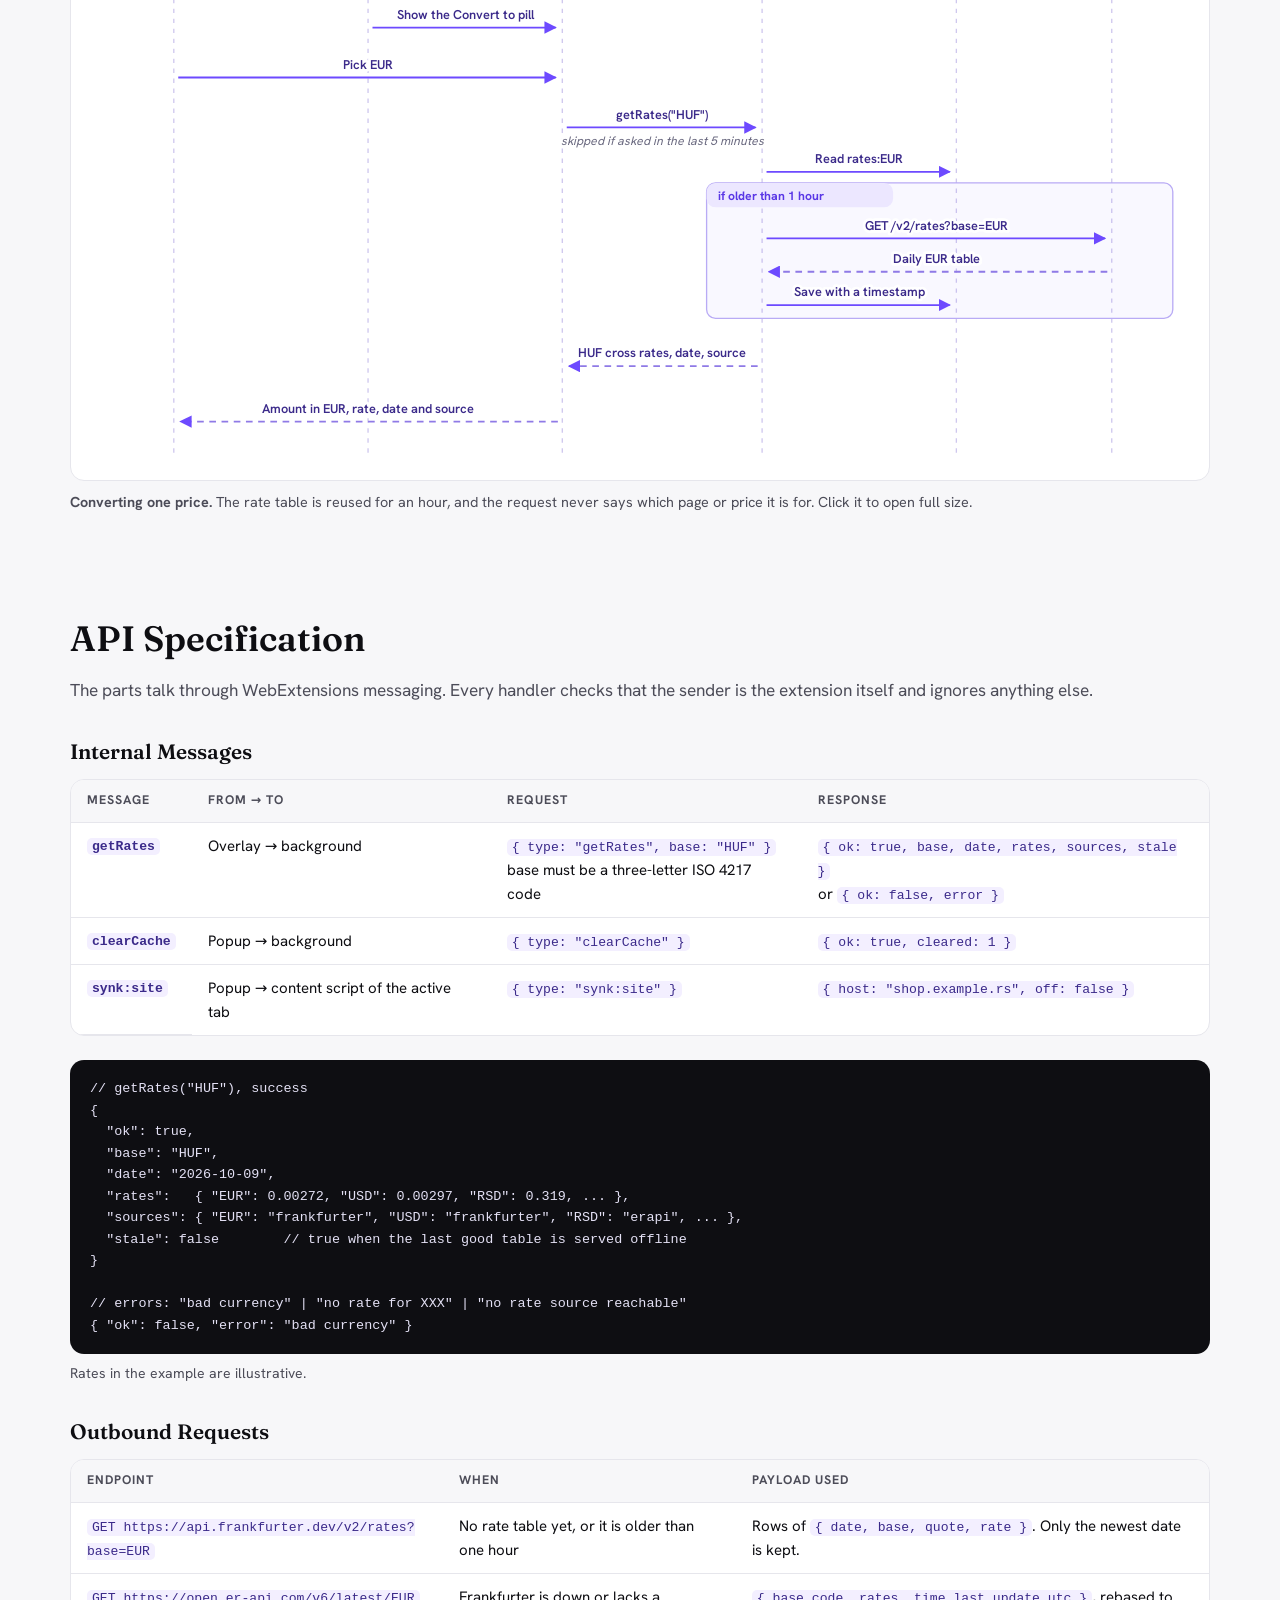
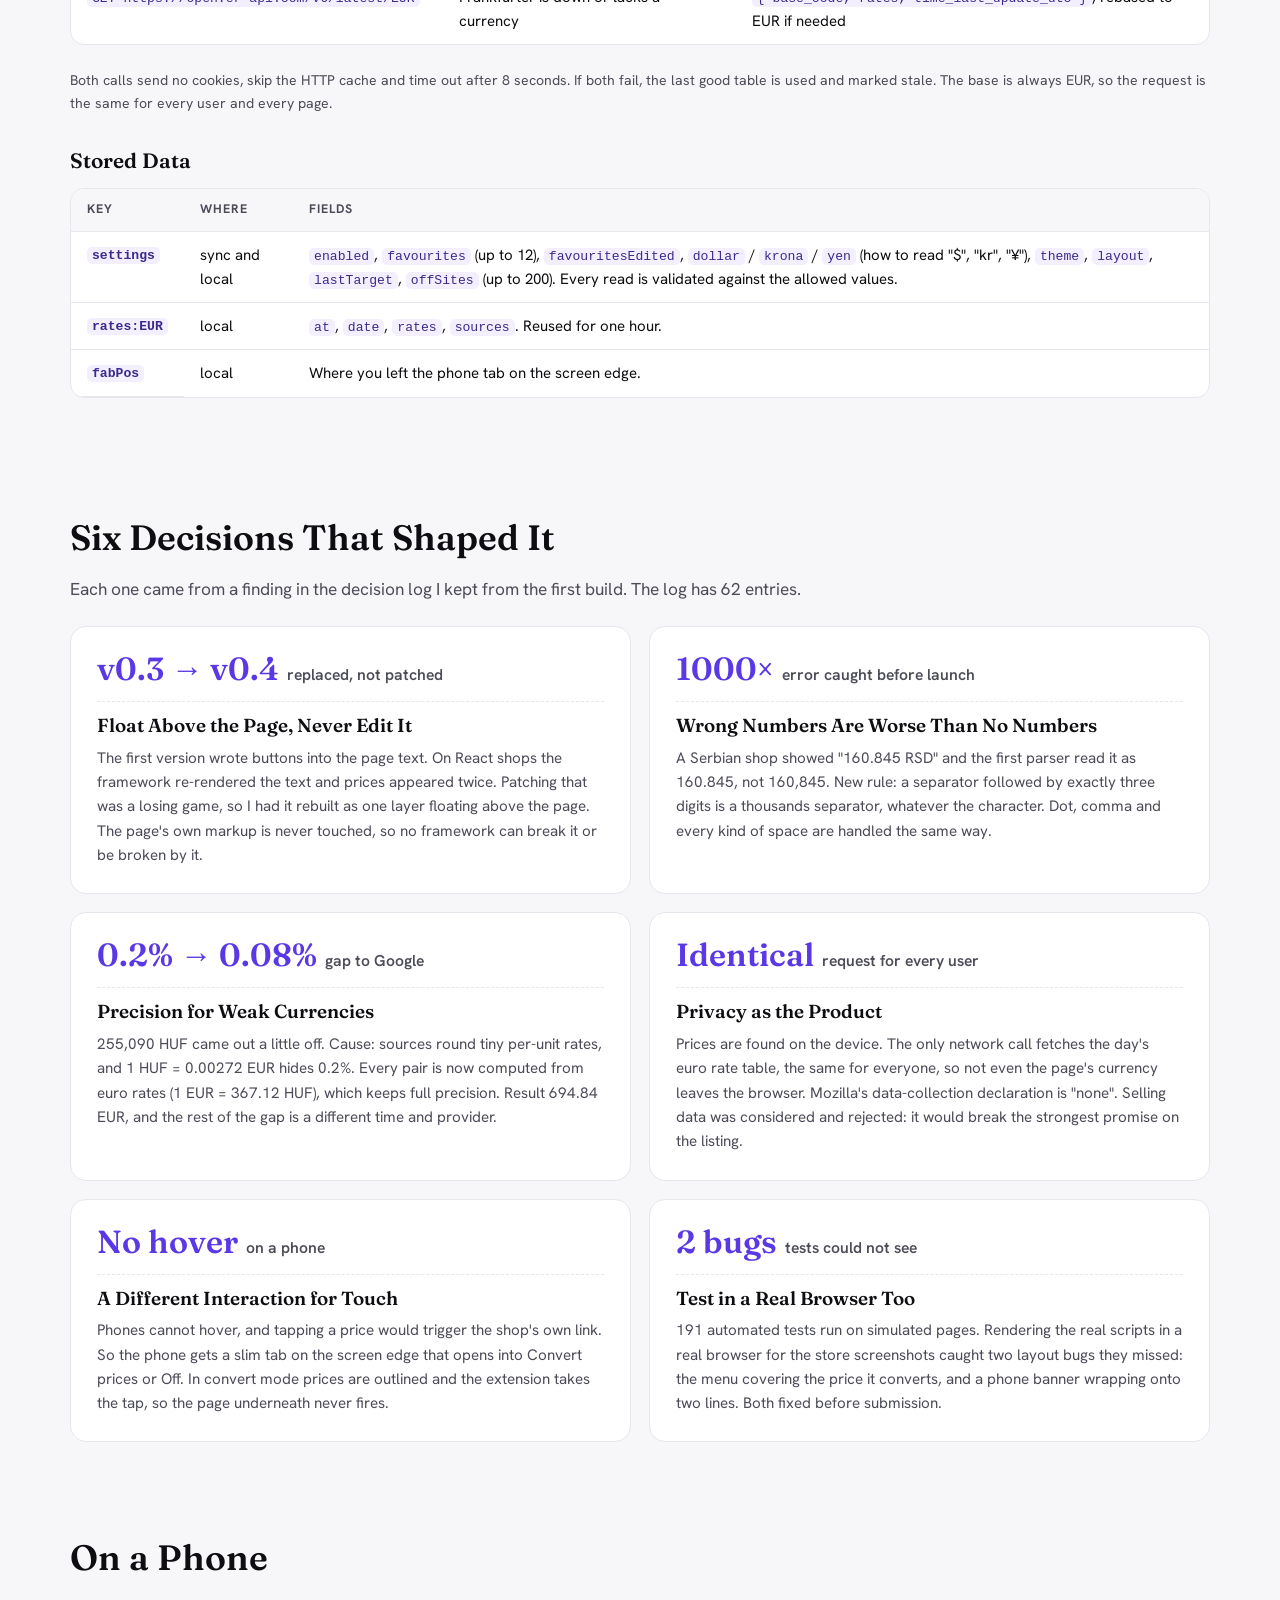
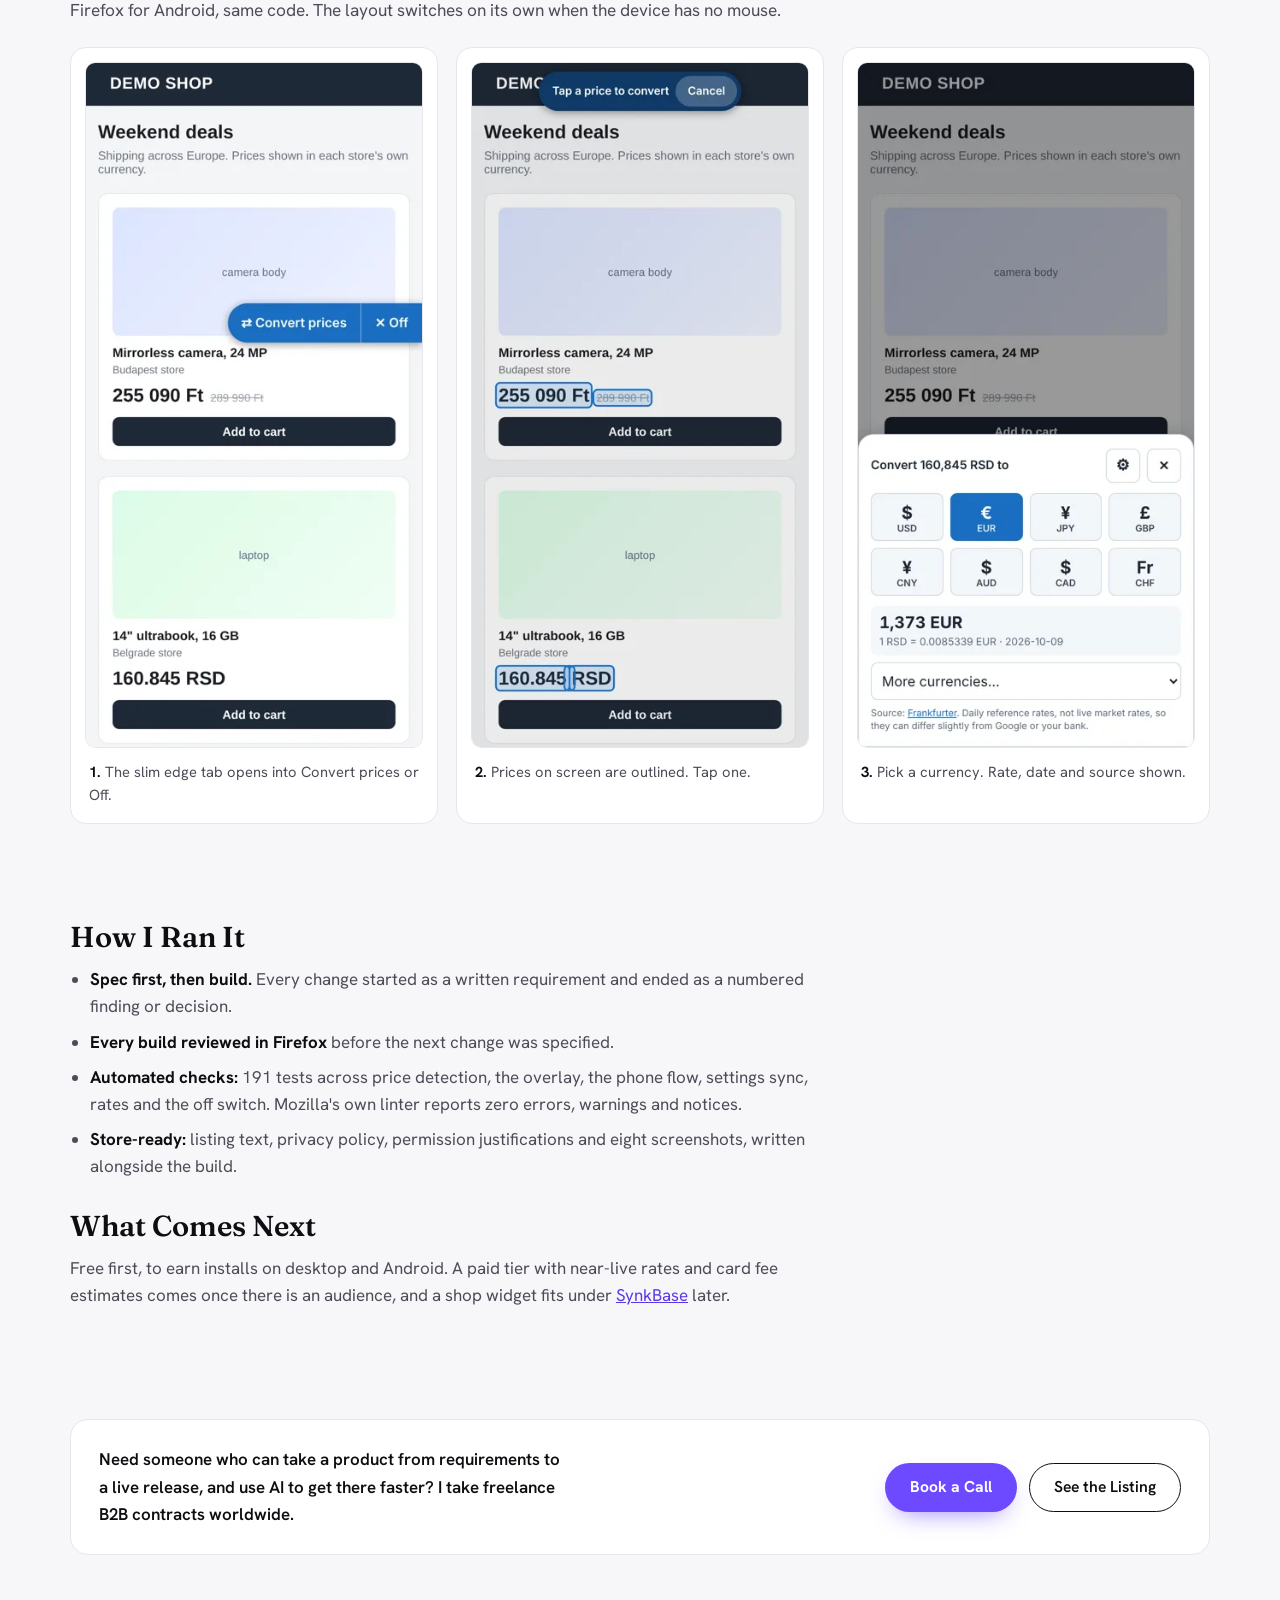
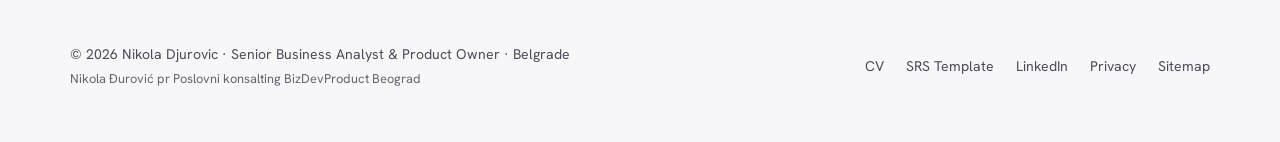
<file: work/synkbase-currency/index.html>
<!doctype html>
<html lang="en">
<head>
<meta charset="utf-8">
<meta name="viewport" content="width=device-width, initial-scale=1, viewport-fit=cover">
<title>Synkbase.ai Currency: Firefox Add-on Case Study | Nikola Djurovic</title>
<meta name="description" content="Case study: a Firefox add-on I took from idea to the Mozilla store in October 2026. Converts prices on any website, desktop and Android, with nothing about the user leaving the browser. 191 automated tests, data collection declared none.">
<meta name="author" content="Nikola Djurovic">
<meta name="robots" content="index, follow, max-image-preview:large">
<link rel="canonical" href="https://nikoladjurovic.cv/work/synkbase-currency/">
<meta name="theme-color" content="#ffffff">
<meta property="og:type" content="article">
<meta property="og:site_name" content="Nikola Djurovic">
<meta property="og:title" content="Synkbase.ai Currency: Firefox Add-on Case Study | Nikola Djurovic">
<meta property="og:description" content="Case study: a Firefox add-on I took from idea to the Mozilla store in October 2026. Converts prices on any website, desktop and Android, with nothing about the user leaving the browser. 191 automated tests, data collection declared none.">
<meta property="og:url" content="https://nikoladjurovic.cv/work/synkbase-currency/">
<meta property="og:image" content="https://nikoladjurovic.cv/assets/img/og-image.png">
<meta property="og:image:alt" content="Nikola Djurovic, Senior Business Analyst & Product Owner">
<meta name="twitter:card" content="summary_large_image">
<link rel="icon" href="/favicon.svg" type="image/svg+xml">
<link rel="icon" href="/favicon-32.png" sizes="32x32" type="image/png">
<link rel="apple-touch-icon" href="/apple-touch-icon.png">
<link rel="manifest" href="/site.webmanifest">
<link rel="preload" href="/assets/fonts/fraunces-latin-wght-normal.woff2" as="font" type="font/woff2" crossorigin>
<link rel="preload" href="/assets/fonts/hanken-grotesk-latin-wght-normal.woff2" as="font" type="font/woff2" crossorigin>
<link rel="stylesheet" href="/assets/css/site.css?v=20261012a">
<script>document.documentElement.classList.add('js')</script>
<script src="/assets/js/site.js?v=20261012a" defer></script>
<script type="application/ld+json">
{
 "@context": "https://schema.org",
 "@graph": [
  {
   "@type": "Article",
   "headline": "Synkbase.ai Currency: a Firefox add-on from spec to store",
   "url": "https://nikoladjurovic.cv/work/synkbase-currency/",
   "author": { "@id": "https://nikoladjurovic.cv/#person" },
   "datePublished": "2026-10-11",
   "dateModified": "2026-10-11",
   "inLanguage": "en",
   "about": ["Browser extension", "Product ownership", "Privacy by design", "AI-assisted development", "Requirements and testing"],
   "image": ["https://nikoladjurovic.cv/assets/img/currency-desktop-1050.webp"],
   "description": "Case study: a Firefox add-on I took from idea to the Mozilla store in October 2026. Converts prices on any website, desktop and Android, with nothing about the user leaving the browser. 191 automated tests, data collection declared none."
  },
  {
   "@type": "SoftwareApplication",
   "name": "Synkbase.ai - Private Currency Converter",
   "applicationCategory": "BrowserApplication",
   "operatingSystem": "Firefox 115+, Firefox for Android 120+",
   "softwareVersion": "0.6.5",
   "url": "https://addons.mozilla.org/en-US/firefox/addon/synkbase-ai-currency/",
   "offers": { "@type": "Offer", "price": "0", "priceCurrency": "EUR" },
   "author": { "@id": "https://nikoladjurovic.cv/#person" }
  },
  {
   "@type": "BreadcrumbList",
   "itemListElement": [
    { "@type": "ListItem", "position": 1, "name": "Home", "item": "https://nikoladjurovic.cv/" },
    { "@type": "ListItem", "position": 2, "name": "Independent Work", "item": "https://nikoladjurovic.cv/#independent" },
    { "@type": "ListItem", "position": 3, "name": "Synkbase.ai Currency", "item": "https://nikoladjurovic.cv/work/synkbase-currency/" }
   ]
  }
 ]
}
</script>
</head>
<body>
<a class="skip-link" href="#main">Skip to Content</a>
<header class="site-header">
  <div class="header-inner">
    <a class="brand" href="/" aria-label="Nikola Djurovic, home">Nikola <b>Djurovic</b></a>
    <button class="nav-toggle" type="button" aria-expanded="false" aria-controls="site-nav" aria-label="Open menu">
      <svg viewBox="0 0 24 24" fill="none" stroke="currentColor" stroke-width="2" stroke-linecap="round" aria-hidden="true"><path d="M4 7h16M4 12h16M4 17h16"/></svg>
    </button>
    <nav id="site-nav" class="site-nav" aria-label="Main">
      <ul class="nav-list">
        <li><a href="/#services">Services</a></li>
        <li><a href="/#work">Projects</a></li>
        <li><a href="/work/order-risk-hold/">Work Sample</a></li>
        <li><a href="/resources/srs-template/">SRS Template</a></li>
        <li><a href="/cv/">CV</a></li>
        <li><a class="btn btn-sm" href="mailto:nikoladjurovic21@gmail.com?subject=Intro%20call" data-book>Book a Call</a></li>
      </ul>
    </nav>
  </div>
</header>
<main id="main">
  <article>
    <header class="page-hero">
      <div class="page-hero-inner">
        <nav class="crumbs" aria-label="Breadcrumb"><ol><li><a href="/">Home</a></li><li><a href="/#independent">Independent Work</a></li><li aria-current="page">Synkbase.ai Currency</li></ol></nav>
        <p class="eyebrow"><span>Case Study</span><span>Own Product · Live</span></p>
        <h1 class="hero-with-icon"><a class="hero-icon-link" href="https://addons.mozilla.org/en-US/firefox/addon/synkbase-ai-currency/" target="_blank" rel="noopener" aria-label="Synkbase.ai Currency on Firefox Add-ons (opens in a new tab)"><svg class="cv-icon" viewBox="0 0 64 64" aria-hidden="true"><rect width="64" height="64" rx="15" fill="#0db07e"/><g class="cv-ring"><path d="M11.15 22.28A23 23 0 0 1 50.74 18.67" fill="none" stroke="#fff" stroke-width="5" stroke-linecap="round"/><path d="M54.17 25.87L56.22 16.53L45.71 21.44Z" fill="#fff" stroke="#fff" stroke-width="1.2" stroke-linejoin="round"/><path d="M52.85 41.72A23 23 0 0 1 13.26 45.33" fill="none" stroke="#fff" stroke-width="5" stroke-linecap="round"/><path d="M9.83 38.13L7.78 47.47L18.29 42.56Z" fill="#fff" stroke="#fff" stroke-width="1.2" stroke-linejoin="round"/></g><text class="cv-sym" style="--i:0" x="32" y="42" text-anchor="middle" font-size="30">€</text><text class="cv-sym" style="--i:1" x="32" y="42" text-anchor="middle" font-size="30">$</text><text class="cv-sym" style="--i:2" x="32" y="42" text-anchor="middle" font-size="30">£</text><text class="cv-sym" style="--i:3" x="32" y="42" text-anchor="middle" font-size="30">¥</text><text class="cv-sym" style="--i:4" x="32" y="40" text-anchor="middle" font-size="24">din</text></svg></a>Synkbase.ai Currency: a Firefox Add-on, From Spec to Store</h1>
        <p class="lede">My own product. It shows any price on any website in your own currencies: hover a price on a computer, tap it on a phone. I own it end to end: requirements, product decisions, build, testing, release and the store listing.</p>
        <dl class="doc-meta">
          <div><dt>Role</dt><dd>Product Owner and Builder</dd></div>
          <div><dt>When</dt><dd>September to October 2026</dd></div>
          <div><dt>Status</dt><dd>Live on Firefox Add-ons since 8 October 2026</dd></div>
        </dl>
        <div class="btn-row"><a class="btn btn-primary" href="https://addons.mozilla.org/en-US/firefox/addon/synkbase-ai-currency/" target="_blank" rel="noopener">Get It on Firefox Add-ons</a><a class="btn btn-ghost" href="#decisions">Jump to the Decisions</a></div>
      </div>
    </header>

    <section class="case-section">
      <ul class="kpis">
        <li><b>191</b>automated tests, all passing</li>
        <li><b>62</b>findings and decisions logged</li>
        <li><b>None</b>user data collected, as declared to Mozilla</li>
        <li><b>46 KB</b>package, desktop and Android</li>
      </ul>
    </section>

    <section class="case-section">
      <figure class="proto reveal">
        <a class="proto-media" style="aspect-ratio:1080/700" href="https://addons.mozilla.org/en-US/firefox/addon/synkbase-ai-currency/" target="_blank" rel="noopener" aria-label="Get Synkbase.ai Currency on Firefox Add-ons">
          <video data-autoplay muted loop playsinline preload="none" width="1080" height="700" poster="/assets/media/synkbase-currency-demo-poster.webp" aria-label="Recording: the extension finds a forint price, the Convert to button appears, euro is chosen and the converted amount is shown with its rate and source; then the same for a Serbian dinar price split across two elements" style="aspect-ratio:1080/700"><source src="/assets/media/synkbase-currency-demo.mp4" type="video/mp4"><source src="/assets/media/synkbase-currency-demo.webm" type="video/webm"></video>
          <span class="live-badge">Real Extension Code</span>
        </a>
        <figcaption><b>Desktop.</b> The published 0.6.5 scripts running on a demo shop. Rest on a price, pick a currency, see the amount with its rate and source. The dinar price is split across two elements on the page and still reads as one. Shop and rates are illustrative.</figcaption>
        <div class="btn-row"><a class="btn btn-line" href="/assets/media/synkbase-currency-demo.gif" download>Download GIF <span class="file-meta">577&nbsp;KB</span></a></div>
      </figure>
    </section>

    <section class="case-section">
      <div class="prose">
        <h2>The Problem</h2>
        <p>Shopping on a foreign site means doing currency maths in a second tab. I wanted the converted price where I am reading it, on any shop, without sending my browsing to anyone's server.</p>
        <h2>The Requirements I Set</h2>
        <ul class="list">
          <li><strong>Any website,</strong> whatever it is built with: plain HTML, React, Vue or web components.</li>
          <li><strong>Only real prices.</strong> A number needs a currency marker. "Qty 5" and kilometres stay alone.</li>
          <li><strong>Nothing about the user leaves the browser.</strong> No accounts, no analytics, no ads.</li>
          <li><strong>Desktop and phone,</strong> each with an interaction that suits it.</li>
          <li><strong>Honest numbers:</strong> every result names its rate source and says the rates are daily, not live.</li>
        </ul>
      </div>
    </section>

    <section class="case-section">
      <div class="prose">
        <h2>What It Does</h2>
        <ul class="list">
          <li><strong>47 currencies, yours first.</strong> The starting list is your own currency, worked out on the device from the time zone, then the eight most traded. No location lookup.</li>
          <li><strong>Hover on a computer, tap on a phone.</strong> One package. The layout follows whether the device has a mouse.</li>
          <li><strong>Shared symbols read in context.</strong> "$", "kr" and "¥" are resolved from the site's domain and language first, so a .ca shop means Canadian dollars, then from your setting.</li>
          <li><strong>Off for one site or everywhere,</strong> from the toolbar button. Search engines, webmail, work tools and payment pages are excluded from the start.</li>
          <li><strong>Settings follow you</strong> to your other devices through Firefox Sync, when you use it.</li>
          <li><strong>Every result names its rate, date and source.</strong></li>
        </ul>
      </div>
    </section>

    <section class="case-section">
      <h2 class="case-h2">Stack</h2>
      <p class="intro" style="margin-bottom:22px">Plain JavaScript on the WebExtensions API. No framework, no build step, no minification.</p>
      <dl class="stack-grid">
        <div class="card reveal"><dt>Platform</dt><dd>Firefox WebExtension, Manifest V2. Firefox 115+ on desktop, 120+ on Android.</dd></div>
        <div class="card reveal"><dt>Reading the page</dt><dd>TreeWalker over visible text, DOM Ranges as pointers to each price, MutationObserver for pages that change, CSS Custom Highlight API for the underline.</dd></div>
        <div class="card reveal"><dt>Overlay</dt><dd>One custom element with a closed Shadow DOM and inline styles. Page CSS cannot reach it, and it never edits the page's markup.</dd></div>
        <div class="card reveal"><dt>Background</dt><dd>Non-persistent event page. Fetches the euro rate table, caches it for an hour and works out every currency pair.</dd></div>
        <div class="card reveal"><dt>Storage</dt><dd>storage.local for the rate table and a copy of settings, storage.sync for settings across devices.</dd></div>
        <div class="card reveal"><dt>Rates</dt><dd>Frankfurter API (central-bank reference rates), with ExchangeRate-API's open endpoint for currencies Frankfurter does not publish.</dd></div>
        <div class="card reveal"><dt>Testing</dt><dd>191 tests on Node with jsdom: detection, overlay, phone flow, settings sync, rates and the off switch.</dd></div>
        <div class="card reveal"><dt>Release</dt><dd>web-ext lint (0 errors, warnings, notices) and web-ext build for the store package. 46 KB.</dd></div>
      </dl>
    </section>

    <section class="case-section">
      <h2 class="case-h2">How It Works</h2>
      <p class="intro" style="margin-bottom:22px">Four scripts run in each tab, one in the background, and two public rate services sit outside. Nothing else is involved.</p>
      <figure class="diagram reveal">
        <div class="diagram-scroll" tabindex="0" role="group" aria-label="Architecture diagram, scrolls sideways on small screens"><a class="dg-link" href="/assets/img/synkbase-currency-architecture.svg" target="_blank" rel="noopener" aria-label="Open the architecture diagram full size"><svg class="dg" viewBox="0 0 1000 500" role="img" aria-labelledby="dgArchT"><title id="dgArchT">Architecture: content scripts in every tab read the page text, find prices and draw an overlay; they ask the background script for rates; the background script keeps a one-hour rate table in local storage and fetches the euro table from Frankfurter, with ExchangeRate-API for missing currencies; the toolbar popup saves settings to sync storage, which every tab listens to, and can clear the rate cache.</title><defs><marker id="dgAr" viewBox="0 0 10 10" refX="9" refY="5" markerWidth="7" markerHeight="7" orient="auto-start-reverse"><path d="M0 0L10 5L0 10z" fill="#6d4aff"/></marker><marker id="dgArS" viewBox="0 0 10 10" refX="9" refY="5" markerWidth="7" markerHeight="7" orient="auto-start-reverse"><path d="M0 0L10 5L0 10z" fill="#6d4aff"/></marker></defs><rect class="dg-zone" x="20" y="30" width="170" height="340" rx="14"/><text class="dg-z" x="34" y="52">WEB PAGE</text><rect class="dg-zone" x="220" y="30" width="300" height="340" rx="14"/><text class="dg-z" x="234" y="52">CONTENT SCRIPTS, EVERY TAB</text><rect class="dg-zone" x="600" y="30" width="170" height="340" rx="14"/><text class="dg-z" x="614" y="52">BACKGROUND</text><rect class="dg-zone" x="820" y="30" width="160" height="340" rx="14"/><text class="dg-z" x="834" y="52">INTERNET</text><rect class="dg-box dg-muted" x="35" y="160" width="140" height="90" rx="10"/><text class="dg-t" x="105.0" y="193.0" font-size="14">Page text</text><text class="dg-s" x="105.0" y="211.0">read only,</text><text class="dg-s" x="105.0" y="227.0">never edited</text><rect class="dg-box" x="235" y="70" width="270" height="70" rx="10"/><text class="dg-t" x="370.0" y="101.5" font-size="14">detect.js</text><text class="dg-s" x="370.0" y="119.5">Finds prices in the visible text</text><rect class="dg-box" x="235" y="175" width="270" height="70" rx="10"/><text class="dg-t" x="370.0" y="206.5" font-size="14">content.js</text><text class="dg-s" x="370.0" y="224.5">Price registry and pointer hit-test</text><rect class="dg-box" x="235" y="280" width="270" height="70" rx="10"/><text class="dg-t" x="370.0" y="311.5" font-size="14">ui.js</text><text class="dg-s" x="370.0" y="329.5">Overlay above the page, closed Shadow DOM</text><rect class="dg-box" x="612" y="90" width="146" height="122" rx="10"/><text class="dg-t" x="685.0" y="130.5" font-size="14">background.js</text><text class="dg-s" x="685.0" y="148.5">Euro pivot</text><text class="dg-s" x="685.0" y="164.5">Cross rates</text><text class="dg-s" x="685.0" y="180.5">1-hour cache</text><rect class="dg-box" x="612" y="250" width="112" height="70" rx="10"/><text class="dg-t" x="668.0" y="281.5" font-size="13">storage.local</text><text class="dg-s" x="668.0" y="299.5">rate table</text><rect class="dg-box dg-ext" x="834" y="80" width="132" height="90" rx="10"/><text class="dg-t" x="900.0" y="113.0" font-size="14">Frankfurter</text><text class="dg-s" x="900.0" y="131.0">central-bank</text><text class="dg-s" x="900.0" y="147.0">reference rates</text><rect class="dg-box dg-ext" x="834" y="210" width="132" height="90" rx="10"/><text class="dg-t" x="900.0" y="243.0" font-size="13">ExchangeRate-API</text><text class="dg-s" x="900.0" y="261.0">fills missing</text><text class="dg-s" x="900.0" y="277.0">currencies</text><rect class="dg-box dg-store" x="235" y="410" width="270" height="70" rx="10"/><text class="dg-t" x="370.0" y="441.5" font-size="14">storage.sync</text><text class="dg-s" x="370.0" y="459.5">Settings, shared through Firefox Sync</text><rect class="dg-box" x="612" y="410" width="146" height="70" rx="10"/><text class="dg-t" x="685.0" y="441.5" font-size="14">Toolbar popup</text><text class="dg-s" x="685.0" y="459.5">popup.html</text><text class="dg-note" x="900" y="335">Same request</text><text class="dg-note" x="900" y="351">for every user</text><path class="dg-a" d="M175 190 H205 V105 H233" marker-end="url(#dgAr)"/><text class="dg-l" x="205" y="152" text-anchor="middle">reads</text><path class="dg-a" d="M370 140 V173" marker-end="url(#dgAr)"/><text class="dg-l" x="380" y="161" text-anchor="start">price Ranges</text><path class="dg-a" d="M370 245 V278" marker-end="url(#dgAr)"/><text class="dg-l" x="380" y="266" text-anchor="start">show pill or sheet</text><path class="dg-a" d="M505 315 H560 V151 H610" marker-start="url(#dgArS)" marker-end="url(#dgAr)"/><text class="dg-l" x="560" y="226" text-anchor="middle">getRates(base)</text><text class="dg-l" x="560" y="243" text-anchor="middle">rates, date, source</text><path class="dg-a" d="M668 212 V248" marker-start="url(#dgArS)" marker-end="url(#dgAr)"/><path class="dg-a" d="M758 125 H832" marker-end="url(#dgAr)"/><text class="dg-l" x="795" y="116" text-anchor="middle">EUR table</text><path class="dg-a dg-dash" d="M758 185 H795 V255 H832" marker-end="url(#dgAr)"/><text class="dg-l" x="795" y="228" text-anchor="middle">if gaps</text><path class="dg-a" d="M610 445 H507" marker-end="url(#dgAr)"/><text class="dg-l" x="558" y="437" text-anchor="middle">saves</text><path class="dg-a dg-dash" d="M235 445 H205 V215 H233" marker-end="url(#dgAr)"/><text class="dg-l" x="205" y="393" text-anchor="middle">onChanged</text><path class="dg-a" d="M742 408 V214" marker-end="url(#dgAr)"/><text class="dg-l" x="742" y="388" text-anchor="middle">clearCache</text></svg></a></div>
        <figcaption><b>Architecture.</b> Solid arrows run on every conversion, dashed ones only when needed. Click it to open full size. <span class="scroll-hint">Or swipe sideways.</span></figcaption>
      </figure>

      <h3 class="case-h3">Finding a Price Without Touching the Page</h3>
      <ol class="pipeline">
        <li><b>Walk the visible text.</b> Skips scripts, inputs, code blocks and anything editable. Stops at 60,000 nodes.</li>
        <li><b>Join split prices.</b> "€", "12" and a raised "99" in three elements are read as one price.</li>
        <li><b>Match a marker and a number.</b> No currency marker, no price, so "Qty 5" stays alone. "KM" counts as marks only on Bosnian sites.</li>
        <li><b>Resolve shared markers.</b> "$", "kr" and "¥" from the domain, then the page language, then your setting.</li>
        <li><b>Parse the amount.</b> A separator followed by exactly three digits is a thousands separator, whatever the character.</li>
        <li><b>Keep a Range, not a copy.</b> Up to 800 prices per page, re-checked when the page changes.</li>
      </ol>

      <figure class="diagram reveal">
        <div class="diagram-scroll" tabindex="0" role="group" aria-label="Sequence diagram, scrolls sideways on small screens"><a class="dg-link" href="/assets/img/synkbase-currency-sequence.svg" target="_blank" rel="noopener" aria-label="Open the sequence diagram full size"><svg class="dg" viewBox="0 0 1000 600" role="img" aria-labelledby="dgSeqT"><title id="dgSeqT">Sequence for converting one price: the pointer rests on a forint price, content.js hit-tests it and asks the overlay to show the Convert to pill, the user picks euro, the overlay asks the background script for HUF rates, the background reads its cached euro table and, if it is older than an hour, fetches the daily euro table from Frankfurter and saves it, then returns the cross rates with date and source, and the overlay shows the amount.</title><defs><marker id="dgAr" viewBox="0 0 10 10" refX="9" refY="5" markerWidth="7" markerHeight="7" orient="auto-start-reverse"><path d="M0 0L10 5L0 10z" fill="#6d4aff"/></marker><marker id="dgArS" viewBox="0 0 10 10" refX="9" refY="5" markerWidth="7" markerHeight="7" orient="auto-start-reverse"><path d="M0 0L10 5L0 10z" fill="#6d4aff"/></marker></defs><line class="dg-life" x1="80" y1="62" x2="80" y2="590"/><rect class="dg-box dg-muted" x="18" y="18" width="124" height="44" rx="10"/><text class="dg-t" x="80" y="45" font-size="14">You</text><line class="dg-life" x1="255" y1="62" x2="255" y2="590"/><rect class="dg-box" x="193" y="18" width="124" height="44" rx="10"/><text class="dg-t" x="255" y="45" font-size="14">content.js</text><line class="dg-life" x1="430" y1="62" x2="430" y2="590"/><rect class="dg-box" x="368" y="18" width="124" height="44" rx="10"/><text class="dg-t" x="430" y="45" font-size="14">ui.js</text><line class="dg-life" x1="610" y1="62" x2="610" y2="590"/><rect class="dg-box" x="548" y="18" width="124" height="44" rx="10"/><text class="dg-t" x="610" y="45" font-size="14">background.js</text><line class="dg-life" x1="785" y1="62" x2="785" y2="590"/><rect class="dg-box" x="723" y="18" width="124" height="44" rx="10"/><text class="dg-t" x="785" y="45" font-size="14">storage.local</text><line class="dg-life" x1="925" y1="62" x2="925" y2="590"/><rect class="dg-box dg-ext" x="863" y="18" width="124" height="44" rx="10"/><text class="dg-t" x="925" y="45" font-size="14">Frankfurter</text><rect class="dg-frame" x="560" y="345" width="420" height="122" rx="8"/><rect class="dg-frame-tag" x="560" y="345" width="168" height="22" rx="8"/><text class="dg-ft" x="570" y="360">if older than 1 hour</text><path class="dg-a" d="M84 105 H249" marker-end="url(#dgAr)"/><text class="dg-l" x="167.5" y="97" text-anchor="middle">Pointer rests on “22 990 Ft”</text><path class="dg-a" d="M259 140 H300 V164 H263" marker-end="url(#dgAr)"/><text class="dg-l" x="306" y="150" text-anchor="start">Hit-test the cached price rects</text><path class="dg-a" d="M259 205 H424" marker-end="url(#dgAr)"/><text class="dg-l" x="342.5" y="197" text-anchor="middle">Show the Convert to pill</text><path class="dg-a" d="M84 250 H424" marker-end="url(#dgAr)"/><text class="dg-l" x="255.0" y="242" text-anchor="middle">Pick EUR</text><path class="dg-a" d="M434 295 H604" marker-end="url(#dgAr)"/><text class="dg-l" x="520.0" y="287" text-anchor="middle">getRates(&quot;HUF&quot;)</text><text class="dg-note" x="520.0" y="311">skipped if asked in the last 5 minutes</text><path class="dg-a" d="M614 335 H779" marker-end="url(#dgAr)"/><text class="dg-l" x="697.5" y="327" text-anchor="middle">Read rates:EUR</text><path class="dg-a" d="M614 395 H919" marker-end="url(#dgAr)"/><text class="dg-l" x="767.5" y="387" text-anchor="middle">GET /v2/rates?base=EUR</text><path class="dg-a dg-dash" d="M921 425 H616" marker-end="url(#dgAr)"/><text class="dg-l" x="767.5" y="417" text-anchor="middle">Daily EUR table</text><path class="dg-a" d="M614 455 H779" marker-end="url(#dgAr)"/><text class="dg-l" x="697.5" y="447" text-anchor="middle">Save with a timestamp</text><path class="dg-a dg-dash" d="M606 510 H436" marker-end="url(#dgAr)"/><text class="dg-l" x="520.0" y="502" text-anchor="middle">HUF cross rates, date, source</text><path class="dg-a dg-dash" d="M426 560 H86" marker-end="url(#dgAr)"/><text class="dg-l" x="255.0" y="552" text-anchor="middle">Amount in EUR, rate, date and source</text></svg></a></div>
        <figcaption><b>Converting one price.</b> The rate table is reused for an hour, and the request never says which page or price it is for. Click it to open full size.</figcaption>
      </figure>
    </section>

    <section class="case-section" id="api">
      <h2 class="case-h2">API Specification</h2>
      <p class="intro" style="margin-bottom:22px">The parts talk through WebExtensions messaging. Every handler checks that the sender is the extension itself and ignores anything else.</p>
      <h3 class="case-h3">Internal Messages</h3>
      <div class="table-wrap api-table">
        <table>
          <thead><tr><th scope="col">Message</th><th scope="col">From → To</th><th scope="col">Request</th><th scope="col">Response</th></tr></thead>
          <tbody>
            <tr><th scope="row"><code>getRates</code></th><td>Overlay → background</td><td><code>{ type: "getRates", base: "HUF" }</code><br>base must be a three-letter ISO 4217 code</td><td><code>{ ok: true, base, date, rates, sources, stale }</code><br>or <code>{ ok: false, error }</code></td></tr>
            <tr><th scope="row"><code>clearCache</code></th><td>Popup → background</td><td><code>{ type: "clearCache" }</code></td><td><code>{ ok: true, cleared: 1 }</code></td></tr>
            <tr><th scope="row"><code>synk:site</code></th><td>Popup → content script of the active tab</td><td><code>{ type: "synk:site" }</code></td><td><code>{ host: "shop.example.rs", off: false }</code></td></tr>
          </tbody>
        </table>
      </div>
      <pre class="code-block" aria-label="Example getRates response"><code>// getRates("HUF"), success
{
  "ok": true,
  "base": "HUF",
  "date": "2026-10-09",
  "rates":   { "EUR": 0.00272, "USD": 0.00297, "RSD": 0.319, ... },
  "sources": { "EUR": "frankfurter", "USD": "frankfurter", "RSD": "erapi", ... },
  "stale": false        // true when the last good table is served offline
}

// errors: "bad currency" | "no rate for XXX" | "no rate source reachable"
{ "ok": false, "error": "bad currency" }</code></pre>
      <p class="code-note">Rates in the example are illustrative.</p>

      <h3 class="case-h3">Outbound Requests</h3>
      <div class="table-wrap api-table">
        <table>
          <thead><tr><th scope="col">Endpoint</th><th scope="col">When</th><th scope="col">Payload used</th></tr></thead>
          <tbody>
            <tr><td><code>GET https://api.frankfurter.dev/v2/rates?base=EUR</code></td><td>No rate table yet, or it is older than one hour</td><td>Rows of <code>{ date, base, quote, rate }</code>. Only the newest date is kept.</td></tr>
            <tr><td><code>GET https://open.er-api.com/v6/latest/EUR</code></td><td>Frankfurter is down or lacks a currency</td><td><code>{ base_code, rates, time_last_update_utc }</code>, rebased to EUR if needed</td></tr>
          </tbody>
        </table>
      </div>
      <p class="code-note">Both calls send no cookies, skip the HTTP cache and time out after 8 seconds. If both fail, the last good table is used and marked stale. The base is always EUR, so the request is the same for every user and every page.</p>

      <h3 class="case-h3">Stored Data</h3>
      <div class="table-wrap api-table">
        <table>
          <thead><tr><th scope="col">Key</th><th scope="col">Where</th><th scope="col">Fields</th></tr></thead>
          <tbody>
            <tr><th scope="row"><code>settings</code></th><td>sync and local</td><td><code>enabled</code>, <code>favourites</code> (up to 12), <code>favouritesEdited</code>, <code>dollar</code> / <code>krona</code> / <code>yen</code> (how to read "$", "kr", "¥"), <code>theme</code>, <code>layout</code>, <code>lastTarget</code>, <code>offSites</code> (up to 200). Every read is validated against the allowed values.</td></tr>
            <tr><th scope="row"><code>rates:EUR</code></th><td>local</td><td><code>at</code>, <code>date</code>, <code>rates</code>, <code>sources</code>. Reused for one hour.</td></tr>
            <tr><th scope="row"><code>fabPos</code></th><td>local</td><td>Where you left the phone tab on the screen edge.</td></tr>
          </tbody>
        </table>
      </div>
    </section>

    <section class="case-section" id="decisions">
      <h2 class="case-h2">Six Decisions That Shaped It</h2>
      <p class="intro" style="margin-bottom:22px">Each one came from a finding in the decision log I kept from the first build. The log has 62 entries.</p>
      <div class="decisions">
        <article class="card reveal"><p class="metric"><b>v0.3 → v0.4</b>replaced, not patched</p><h3>Float Above the Page, Never Edit It</h3><p>The first version wrote buttons into the page text. On React shops the framework re-rendered the text and prices appeared twice. Patching that was a losing game, so I had it rebuilt as one layer floating above the page. The page's own markup is never touched, so no framework can break it or be broken by it.</p></article>
        <article class="card reveal"><p class="metric"><b>1000×</b>error caught before launch</p><h3>Wrong Numbers Are Worse Than No Numbers</h3><p>A Serbian shop showed "160.845 RSD" and the first parser read it as 160.845, not 160,845. New rule: a separator followed by exactly three digits is a thousands separator, whatever the character. Dot, comma and every kind of space are handled the same way.</p></article>
        <article class="card reveal"><p class="metric"><b>0.2% → 0.08%</b>gap to Google</p><h3>Precision for Weak Currencies</h3><p>255,090 HUF came out a little off. Cause: sources round tiny per-unit rates, and 1 HUF = 0.00272 EUR hides 0.2%. Every pair is now computed from euro rates (1 EUR = 367.12 HUF), which keeps full precision. Result 694.84 EUR, and the rest of the gap is a different time and provider.</p></article>
        <article class="card reveal"><p class="metric"><b>Identical</b>request for every user</p><h3>Privacy as the Product</h3><p>Prices are found on the device. The only network call fetches the day's euro rate table, the same for everyone, so not even the page's currency leaves the browser. Mozilla's data-collection declaration is "none". Selling data was considered and rejected: it would break the strongest promise on the listing.</p></article>
        <article class="card reveal"><p class="metric"><b>No hover</b>on a phone</p><h3>A Different Interaction for Touch</h3><p>Phones cannot hover, and tapping a price would trigger the shop's own link. So the phone gets a slim tab on the screen edge that opens into Convert prices or Off. In convert mode prices are outlined and the extension takes the tap, so the page underneath never fires.</p></article>
        <article class="card reveal"><p class="metric"><b>2 bugs</b>tests could not see</p><h3>Test in a Real Browser Too</h3><p>191 automated tests run on simulated pages. Rendering the real scripts in a real browser for the store screenshots caught two layout bugs they missed: the menu covering the price it converts, and a phone banner wrapping onto two lines. Both fixed before submission.</p></article>
      </div>
    </section>

    <section class="case-section">
      <h2 class="case-h2">On a Phone</h2>
      <p class="intro" style="margin-bottom:22px">Firefox for Android, same code. The layout switches on its own when the device has no mouse.</p>
      <div class="phone-row">
        <figure class="figure reveal"><a href="https://addons.mozilla.org/en-US/firefox/addon/synkbase-ai-currency/" target="_blank" rel="noopener" aria-label="Get it for Firefox on Android"><img src="/assets/img/currency-phone-tab-393.webp" width="393" height="800" loading="lazy" alt="Phone screen of a demo shop with a slim tab on the right edge opened into two buttons: Convert prices and Off"></a><figcaption><b>1.</b> The slim edge tab opens into Convert prices or Off.</figcaption></figure>
        <figure class="figure reveal"><a href="https://addons.mozilla.org/en-US/firefox/addon/synkbase-ai-currency/" target="_blank" rel="noopener" aria-label="Get it for Firefox on Android"><img src="/assets/img/currency-phone-tap-393.webp" width="393" height="800" loading="lazy" alt="Phone screen in tap-a-price mode: every price on screen is outlined and a banner says Tap a price to convert"></a><figcaption><b>2.</b> Prices on screen are outlined. Tap one.</figcaption></figure>
        <figure class="figure reveal"><a href="https://addons.mozilla.org/en-US/firefox/addon/synkbase-ai-currency/" target="_blank" rel="noopener" aria-label="Get it for Firefox on Android"><img src="/assets/img/currency-phone-result-393.webp" width="393" height="800" loading="lazy" alt="Bottom sheet converting 160,845 RSD: euro selected, result 1,373 EUR with the rate, date and source Frankfurter"></a><figcaption><b>3.</b> Pick a currency. Rate, date and source shown.</figcaption></figure>
      </div>
    </section>

    <section class="case-section">
      <div class="prose">
        <h2>How I Ran It</h2>
        <ul class="list">
          <li><strong>Spec first, then build.</strong> Every change started as a written requirement and ended as a numbered finding or decision.</li>
          <li><strong>Every build reviewed in Firefox</strong> before the next change was specified.</li>
          <li><strong>Automated checks:</strong> 191 tests across price detection, the overlay, the phone flow, settings sync, rates and the off switch. Mozilla's own linter reports zero errors, warnings and notices.</li>
          <li><strong>Store-ready:</strong> listing text, privacy policy, permission justifications and eight screenshots, written alongside the build.</li>
        </ul>
        <h2>What Comes Next</h2>
        <p>Free first, to earn installs on desktop and Android. A paid tier with near-live rates and card fee estimates comes once there is an audience, and a shop widget fits under <a href="https://synkbase.ai/" target="_blank" rel="noopener">SynkBase</a> later.</p>
      </div>
    </section>

    <section class="case-section">
      <div class="cta-strip">
        <p>Need someone who can take a product from requirements to a live release, and use AI to get there faster? I take freelance B2B contracts worldwide.</p>
        <div class="btn-row"><a class="btn btn-dark" href="mailto:nikoladjurovic21@gmail.com?subject=Intro%20call" data-book>Book a Call</a><a class="btn btn-line" href="https://addons.mozilla.org/en-US/firefox/addon/synkbase-ai-currency/" target="_blank" rel="noopener">See the Listing</a></div>
      </div>
    </section>
  </article>
</main>
<footer class="site-footer">
  <div>
    <p>© <span id="year">2026</span> Nikola Djurovic · Senior Business Analyst &amp; Product Owner · Belgrade</p>
    <p class="biz">Nikola Đurović pr Poslovni konsalting BizDevProduct Beograd</p>
  </div>
  <nav aria-label="Footer">
    <ul>
      <li><a href="/cv/">CV</a></li>
      <li><a href="/resources/srs-template/">SRS Template</a></li>
      <li><a href="https://www.linkedin.com/in/nikoladjurovic" rel="me noopener" target="_blank">LinkedIn</a></li>
      <li><a href="/privacy/">Privacy</a></li>
      <li><a href="/sitemap/">Sitemap</a></li>
    </ul>
  </nav>
</footer>
</body>
</html>
</file>
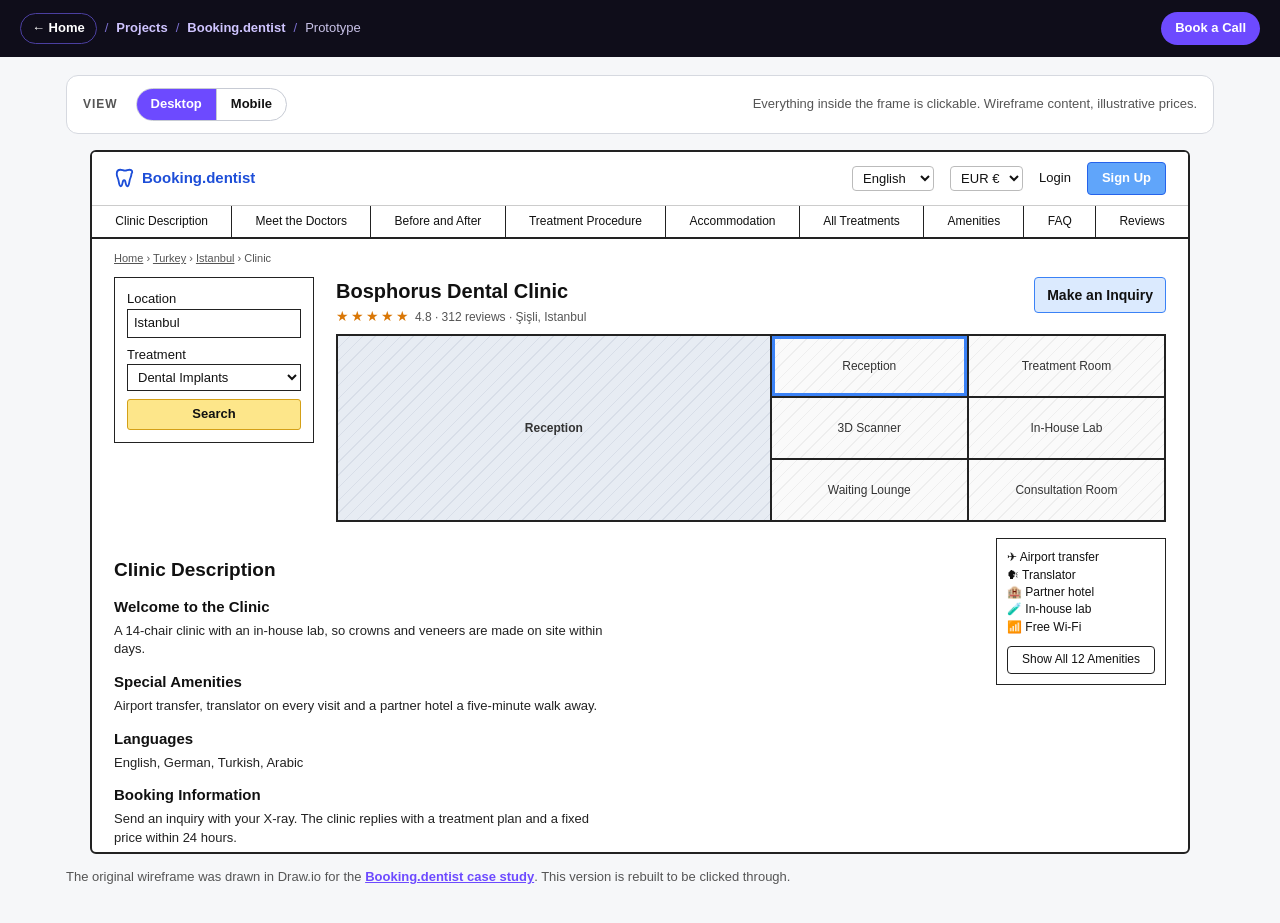
<file: work/booking-dentist-marketplace/prototype/index.html>
<!doctype html>
<html lang="en">
<head>
<meta charset="utf-8">
<meta name="viewport" content="width=device-width, initial-scale=1">
<title>Clinic Page: Clickable Prototype | Nikola Djurovic</title>
<meta name="description" content="Clickable prototype of the Booking.dentist clinic page wireframe: tab navigation, gallery, before-and-after slider, treatment search, currency switch and the inquiry form.">
<link rel="canonical" href="https://nikoladjurovic.cv/work/booking-dentist-marketplace/prototype/">
<meta name="robots" content="index, follow">
<meta property="og:type" content="website">
<meta property="og:title" content="Clinic Page: Clickable Prototype | Nikola Djurovic">
<meta property="og:description" content="The Booking.dentist clinic page wireframe, made clickable: gallery, before-and-after slider, treatment search, currency switch and inquiry form.">
<meta property="og:url" content="https://nikoladjurovic.cv/work/booking-dentist-marketplace/prototype/">
<meta property="og:image" content="https://nikoladjurovic.cv/assets/img/og-image.png">
<link rel="icon" href="/favicon.svg" type="image/svg+xml">
<style>
:root{--ink:#111;--ink-2:#555;--line:#222;--soft:#d6d9e0;--paper:#f6f7f9;--hl:#dbeafe;--hl-b:#3b82f6;--cta:#60a5fa;--sel:#fde7c2;--sel-b:#d39a3a;--accent:#6d4aff}
*{box-sizing:border-box;margin:0;padding:0}
body{font-family:Arial,Helvetica,sans-serif;background:var(--paper);color:var(--ink);font-size:14px;line-height:1.45}
button,input,select,textarea{font:inherit;color:inherit}
button{cursor:pointer;background:none;border:0}
:focus-visible{outline:3px solid var(--accent);outline-offset:2px}
.topbar{display:flex;flex-wrap:wrap;align-items:center;justify-content:space-between;gap:10px 20px;padding:12px 20px;background:#0f0d1a;color:#fff;font-family:"Segoe UI",Helvetica,Arial,sans-serif}
.topbar a{color:#cfc4ff;text-decoration:none;font-weight:600}
.topbar a:hover{text-decoration:underline}
.topbar .tag{font-size:12px;letter-spacing:.12em;text-transform:uppercase;color:#a99bff;font-weight:700}
.wrap{max-width:1180px;margin:0 auto;padding:18px 16px 36px}
.sim{display:flex;flex-wrap:wrap;align-items:center;gap:10px 18px;background:#fff;border:1px solid var(--soft);border-radius:12px;padding:12px 16px;margin-bottom:16px;font-family:"Segoe UI",Helvetica,Arial,sans-serif}
.sim b{font-size:12px;letter-spacing:.08em;text-transform:uppercase;color:var(--ink-2)}
.seg{display:inline-flex;border:1px solid #c7cbd4;border-radius:999px;overflow:hidden}
.seg button{padding:6px 14px;font-weight:600;font-size:13px;border-right:1px solid #c7cbd4}
.seg button:last-child{border-right:0}
.seg button[aria-pressed="true"]{background:var(--accent);color:#fff}
.sim p{font-size:13px;color:var(--ink-2);margin-left:auto}
.device{margin:0 auto;background:#fff;border:2px solid var(--line);border-radius:6px;overflow:hidden;transition:max-width .35s ease;max-width:1100px;position:relative}
.device.mobile{max-width:400px;border-radius:26px;border-width:8px;border-color:#1f1f1f}
.viewport{height:700px;overflow-y:auto;overflow-x:hidden;scroll-behavior:smooth;position:relative}
/* site header */
.hdr{display:flex;align-items:center;justify-content:space-between;gap:12px;padding:10px 22px;border-bottom:1px solid #ccc;background:#fff}
.logo{display:flex;align-items:center;gap:6px;font-weight:700;color:#1d4ed8;font-size:15px}
.logo svg{width:22px;height:22px}
.hdr-r{display:flex;align-items:center;gap:16px;font-size:13px}
.hdr-r select{border:1px solid #bbb;border-radius:4px;padding:3px 6px;background:#fff}
.signup{background:var(--cta);color:#fff;font-weight:700;padding:6px 14px;border-radius:4px;border:1px solid #2563eb}
.tabs{position:sticky;top:0;z-index:4;display:flex;background:#fff;border-bottom:2px solid var(--line);overflow-x:auto;scrollbar-width:none}
.tabs::-webkit-scrollbar{display:none}
.tabs a{flex:1 0 auto;text-align:center;padding:7px 10px;font-size:12px;color:var(--ink);text-decoration:none;border-right:1px solid var(--line);white-space:nowrap;transition:background .15s}
.tabs a:last-child{border-right:0}
.tabs a:hover{background:#f1f5f9}
.tabs a.on{background:var(--hl);box-shadow:inset 0 -3px 0 var(--hl-b);font-weight:700}
.page{padding:12px 22px 0}
.crumbs{font-size:11px;color:var(--ink-2)}
.crumbs a{color:inherit}
.top{display:grid;grid-template-columns:200px minmax(0,1fr);gap:22px;margin-top:10px}
.search{border:1.5px solid var(--line);padding:12px;display:grid;gap:8px;align-self:start;font-size:13px}
.search input,.search select{border:1.5px solid var(--line);padding:4px 6px;width:100%;background:#fff}
.search .go{background:#fde68a;border:1.5px solid #d4a017;border-radius:3px;padding:5px;font-weight:700}
.head{display:flex;justify-content:space-between;align-items:flex-start;gap:10px;margin-bottom:8px}
.head h1{font-size:20px}
.stars{color:#d97706;letter-spacing:2px}
.small{font-size:12px;color:var(--ink-2)}
.cta{background:var(--hl);border:1.5px solid var(--hl-b);border-radius:4px;padding:7px 12px;font-weight:700;white-space:nowrap;transition:filter .15s}
.cta:hover{filter:brightness(.95)}
.gallery{display:grid;grid-template-columns:minmax(0,1.1fr) minmax(0,1fr);gap:0;border:1.5px solid var(--line)}
.ph{display:flex;align-items:center;justify-content:center;text-align:center;font-size:12px;color:#333;background:repeating-linear-gradient(135deg,#fafafa 0 8px,#eee 8px 9px);border:1px solid var(--line);min-height:56px;padding:6px;position:relative;transition:background .2s,outline-color .2s}
.ph.dark{background:repeating-linear-gradient(135deg,#e7ecf3 0 8px,#d8dee8 8px 9px)}
.gallery .main{min-height:186px;cursor:zoom-in;font-weight:700}
.thumbs{display:grid;grid-template-columns:1fr 1fr}
.thumbs button{min-height:62px;outline:3px solid transparent;outline-offset:-4px}
.thumbs button[aria-current="true"]{outline-color:var(--hl-b)}
.side2{display:grid;grid-template-columns:minmax(0,1fr) 170px;gap:16px;margin-top:16px}
.amen-box{border:1.5px solid var(--line);padding:10px;font-size:12px;display:grid;gap:6px;align-self:start}
.amen-box li{list-style:none;display:flex;gap:6px;align-items:center}
.amen-box .ghost{border:1.5px solid var(--line);border-radius:4px;padding:4px;font-size:12px;margin-top:4px}
h2{font-size:19px;margin:18px 0 6px}
h3{font-size:15px;margin:12px 0 4px}
p.t{font-size:13px;color:#222;max-width:70ch}
.cards{display:grid;grid-template-columns:repeat(4,minmax(0,1fr));gap:12px;margin-top:8px}
.cards .ph{min-height:96px;cursor:pointer;flex-direction:column;gap:4px}
.cards .ph[aria-expanded="true"]{outline:3px solid var(--hl-b);outline-offset:-3px}
.bio{margin-top:10px;border:1.5px dashed var(--hl-b);background:#f5f9ff;padding:10px 12px;font-size:13px;display:none}
.bio.show{display:block;animation:fade .25s}
@keyframes fade{from{opacity:0}to{opacity:1}}
.ba{position:relative;height:110px;border:1.5px solid var(--line);overflow:hidden;user-select:none}
.ba .after,.ba .before{position:absolute;inset:0;display:flex;align-items:center;justify-content:center;font-size:12px;font-weight:700}
.ba .after{background:repeating-linear-gradient(135deg,#fafafa 0 8px,#eee 8px 9px)}
.ba .before{background:repeating-linear-gradient(45deg,#e6e9ef 0 6px,#cfd5df 6px 7px);clip-path:inset(0 50% 0 0)}
.ba .knob{position:absolute;top:0;bottom:0;left:50%;width:2px;background:#111;pointer-events:none}
.ba .knob::after{content:"↔";position:absolute;top:50%;left:50%;transform:translate(-50%,-50%);width:26px;height:26px;border-radius:50%;background:#fff;border:2px solid #111;display:flex;align-items:center;justify-content:center;font-size:13px}
.ba input{position:absolute;inset:0;width:100%;height:100%;opacity:0;cursor:ew-resize}
.ba-cap{font-size:11px;color:var(--ink-2);margin-top:4px}
.trt-search{display:flex;gap:10px;margin:8px 0}
.trt-search input{flex:1;border:1.5px solid var(--line);border-radius:4px;padding:6px 10px}
.trt-search button{border:1.5px solid var(--line);border-radius:4px;padding:6px 18px;background:#f3f4f6}
.trt{list-style:none;display:grid;gap:6px}
.trt li{display:flex;align-items:center;justify-content:space-between;border:1.5px solid var(--line);border-radius:6px;padding:6px 10px;animation:fade .2s}
.trt .r{display:flex;align-items:center;gap:10px;font-size:13px}
.trt .price{font-weight:700;font-variant-numeric:tabular-nums;min-width:80px;text-align:right}
.trt .inq{border:1.5px solid var(--line);border-radius:3px;padding:2px 8px;font-size:12px;background:#fff}
.trt .inq:hover{background:var(--hl)}
.pager{display:flex;justify-content:center;align-items:center;gap:6px;margin-top:8px;font-size:12px}
.pager button{min-width:26px;padding:2px 6px;border:1px solid #aaa;border-radius:3px}
.pager button[aria-current="true"]{background:#111;color:#fff;border-color:#111}
.amen{display:grid;grid-template-columns:200px minmax(0,1fr);border:1.5px solid var(--line);min-height:150px}
.amen ul{list-style:none;border-right:1.5px solid var(--line)}
.amen li button{display:block;width:100%;text-align:left;padding:7px 10px;border-bottom:1px solid #ddd;font-size:13px}
.amen li button[aria-selected="true"]{background:var(--hl);font-weight:700}
.amen .info{padding:16px;font-size:13px;font-style:italic;display:flex;align-items:center}
details{border-bottom:1px solid #ccc;padding:7px 0}
summary{cursor:pointer;font-size:13px}
details p{font-size:13px;color:#333;margin-top:6px}
.rev{display:grid;grid-template-columns:64px minmax(0,1fr);gap:12px;margin:10px 0}
.avatar{width:58px;height:58px;border-radius:50%;border:1.5px solid var(--line);display:flex;align-items:center;justify-content:center;font-size:11px}
.foot{margin-top:24px;border-top:2px solid var(--line);text-align:center;padding:16px;font-size:13px}
/* modal */
.overlay{position:absolute;inset:0;background:rgb(0 0 0 / .4);display:flex;align-items:center;justify-content:center;z-index:20;opacity:0;pointer-events:none;transition:opacity .2s;padding:14px}
.overlay.open{opacity:1;pointer-events:auto}
.modal{background:#fff;border:2px solid var(--line);border-radius:6px;width:100%;max-width:420px;padding:16px 18px;display:grid;gap:9px;transform:translateY(8px);transition:transform .2s}
.overlay.open .modal{transform:none}
.modal h3{margin:0;font-size:17px}
.modal label{font-size:12px;font-weight:700;display:grid;gap:3px}
.modal input,.modal select,.modal textarea{border:1.5px solid var(--line);border-radius:4px;padding:6px 8px;font-weight:400}
.modal .row2{display:grid;grid-template-columns:1fr 1fr;gap:10px}
.modal .acts{display:flex;justify-content:flex-end;gap:10px;margin-top:4px}
.modal .acts button{border:1.5px solid var(--line);border-radius:4px;padding:6px 16px;font-weight:700}
.modal .acts .send{background:var(--cta);color:#fff;border-color:#2563eb}
.modal .err{color:#b91c1c;font-size:12px;min-height:1em}
.modal .ok{text-align:center;padding:10px 0;display:grid;gap:8px;justify-items:center}
.modal .ok .tick{width:46px;height:46px;border-radius:50%;background:#dcfce7;border:2px solid #15803d;display:flex;align-items:center;justify-content:center;font-size:22px;color:#15803d}
.lightbox .modal{max-width:640px}
.lightbox .ph{min-height:300px;font-size:15px;font-weight:700}
.lb-nav{display:flex;justify-content:space-between;align-items:center}
.lb-nav button{border:1.5px solid var(--line);border-radius:4px;padding:4px 12px;font-weight:700}
.toast{position:absolute;left:50%;bottom:16px;transform:translate(-50%,16px);background:#111;color:#fff;padding:9px 14px;border-radius:8px;font-size:13px;font-weight:700;opacity:0;transition:all .25s;z-index:30;pointer-events:none;white-space:nowrap}
.toast.show{opacity:1;transform:translate(-50%,0)}
.note{margin-top:14px;font-size:13px;color:var(--ink-2);font-family:"Segoe UI",Helvetica,Arial,sans-serif}
.note a{color:var(--accent);font-weight:600}
/* mobile layout inside the device */
.mobile .hdr-r .opt,.mobile .hdr-r select{display:none}
.mobile .top,.mobile .side2,.mobile .amen{grid-template-columns:1fr}
.mobile .search{order:2}
.mobile .gallery{grid-template-columns:1fr}
.mobile .cards{grid-template-columns:1fr 1fr}
.mobile .amen ul{border-right:0;border-bottom:1.5px solid var(--line)}
.mobile .head{flex-direction:column}
.mobile .cta{width:100%}
.mobile .page{padding:10px 14px 0}
.mobile .hdr{padding:10px 14px}
@media (max-width:760px){.top,.side2,.amen{grid-template-columns:1fr}.cards{grid-template-columns:1fr 1fr}.gallery{grid-template-columns:1fr}.hdr-r .opt{display:none}}
@media (prefers-reduced-motion:reduce){*{transition:none!important;animation:none!important;scroll-behavior:auto!important}}
.topbar{position:sticky;top:0;z-index:50}
.tb-crumbs ol{list-style:none;display:flex;flex-wrap:wrap;align-items:center;gap:4px 8px;font-size:13px}
.tb-crumbs li{color:#c9c2e8}
.tb-crumbs li+li::before{content:"/";margin-right:8px;color:#7c6fd0}
.tb-crumbs .tb-home{display:inline-flex;align-items:center;padding:5px 11px;border:1px solid #4b3fa0;border-radius:999px;color:#fff}
.tb-crumbs .tb-home:hover{background:#2a2350;text-decoration:none}
.tb-cta{background:#6d4aff;color:#fff!important;padding:7px 14px;border-radius:999px;font-size:13px}
.tb-cta:hover{background:#5a38e6;text-decoration:none!important}
@media (max-width:620px){.tb-crumbs li:nth-child(2){display:none}.topbar{flex-wrap:nowrap;padding:10px 14px}.tb-cta{padding:7px 12px;white-space:nowrap}}
@media (max-width:440px){.tb-crumbs li:nth-child(3){display:none}}
</style>
</head>
<body>
<div class="topbar">
  <nav class="tb-crumbs" aria-label="Breadcrumb"><ol><li><a href="/" class="tb-home">← Home</a></li><li><a href="/#work">Projects</a></li><li><a href="/work/booking-dentist-marketplace/">Booking.dentist</a></li><li aria-current="page">Prototype</li></ol></nav>
  <a class="tb-cta" href="https://calendly.com/nikoladjurovic/30min" target="_blank" rel="noopener">Book a Call</a>
</div>
<div class="wrap">
  <div class="sim" role="group" aria-label="View controls">
    <b>View</b>
    <div class="seg" id="dev-seg"><button type="button" data-dev="desktop" aria-pressed="true">Desktop</button><button type="button" data-dev="mobile" aria-pressed="false">Mobile</button></div>
    <p>Everything inside the frame is clickable. Wireframe content, illustrative prices.</p>
  </div>

  <div class="device" id="device">
    <div class="viewport" id="vp">
      <header class="hdr">
        <span class="logo"><svg viewBox="0 0 24 24" fill="none" stroke="currentColor" stroke-width="2" aria-hidden="true"><path d="M7 3c-2.5 0-4 2-4 4.5 0 3 1.5 4.5 2 7.5.4 2.6 1 6 2.5 6s1.6-4 2.5-6c.5-1 1.5-1 2 0 .9 2 1 6 2.5 6s2.1-3.4 2.5-6c.5-3 2-4.5 2-7.5C21 5 19.5 3 17 3c-2 0-3 1-5 1S9 3 7 3z"/></svg>Booking.dentist</span>
        <div class="hdr-r">
          <select aria-label="Language"><option>English</option><option>Deutsch</option><option>Srpski</option></select>
          <select id="cur" aria-label="Currency"><option value="EUR">EUR €</option><option value="GBP">GBP £</option><option value="CHF">CHF</option></select>
          <span class="opt">Login</span>
          <button type="button" class="signup">Sign Up</button>
        </div>
      </header>
      <nav class="tabs" id="tabs" aria-label="Clinic sections">
        <a href="#s-desc">Clinic Description</a><a href="#s-doctors">Meet the Doctors</a><a href="#s-ba">Before and After</a><a href="#s-proc">Treatment Procedure</a><a href="#s-acc">Accommodation</a><a href="#s-trt">All Treatments</a><a href="#s-amen">Amenities</a><a href="#s-faq">FAQ</a><a href="#s-rev">Reviews</a>
      </nav>
      <div class="page">
        <p class="crumbs"><a href="#">Home</a> › <a href="#">Turkey</a> › <a href="#">Istanbul</a> › Clinic</p>
        <div class="top">
          <form class="search" id="search" aria-label="Search clinics">
            <label>Location<input id="q-loc" value="Istanbul"></label>
            <label>Treatment<select id="q-trt"><option>Dental Implants</option><option>Veneers</option><option>All-on-4</option><option>Teeth Whitening</option></select></label>
            <button class="go" type="submit">Search</button>
          </form>
          <div>
            <div class="head">
              <div><h1>Bosphorus Dental Clinic</h1><p><span class="stars" aria-label="Rated 4.8 of 5">★★★★★</span> <span class="small">4.8 · 312 reviews · Şişli, Istanbul</span></p></div>
              <button type="button" class="cta" data-inquire>Make an Inquiry</button>
            </div>
            <div class="gallery">
              <button type="button" class="ph dark main" id="g-main" aria-label="Open gallery">Reception</button>
              <div class="thumbs" id="thumbs"></div>
            </div>
          </div>
        </div>

        <div class="side2">
          <section id="s-desc">
            <h2>Clinic Description</h2>
            <h3>Welcome to the Clinic</h3>
            <p class="t">A 14-chair clinic with an in-house lab, so crowns and veneers are made on site within days.</p>
            <h3>Special Amenities</h3>
            <p class="t">Airport transfer, translator on every visit and a partner hotel a five-minute walk away.</p>
            <h3>Languages</h3><p class="t">English, German, Turkish, Arabic</p>
            <h3>Booking Information</h3><p class="t">Send an inquiry with your X-ray. The clinic replies with a treatment plan and a fixed price within 24 hours.</p>
          </section>
          <aside class="amen-box" aria-label="Featured amenities">
            <ul>
              <li>✈︎ Airport transfer</li><li>🗣 Translator</li><li>🏨 Partner hotel</li><li>🧪 In-house lab</li><li>📶 Free Wi-Fi</li>
            </ul>
            <button type="button" class="ghost" id="all-amen">Show All 12 Amenities</button>
          </aside>
        </div>

        <section id="s-doctors">
          <h2>Meet the Doctors</h2>
          <div class="cards" id="docs"></div>
          <div class="bio" id="bio" role="region" aria-live="polite"></div>
        </section>

        <section id="s-ba">
          <h2>Before and After</h2>
          <div class="cards" id="bas"></div>
        </section>

        <section id="s-proc">
          <h2>Treatment Procedure</h2>
          <p class="t">Day 1 consultation and 3D scan. Day 2 implant placement. A temporary bridge the same week, the final crowns on a second visit after three to four months.</p>
        </section>

        <section id="s-acc">
          <h2>Accommodation</h2>
          <div class="cards"><div class="ph">Hotel Room</div><div class="ph">Lobby</div><div class="ph">Breakfast</div><div class="ph">View</div></div>
        </section>

        <section id="s-trt">
          <h2>All Treatments</h2>
          <form class="trt-search" id="trt-form" role="search"><input id="trt-q" placeholder="Search treatments" aria-label="Search treatments"><button type="submit">Apply</button></form>
          <ul class="trt" id="trt-list"></ul>
          <p class="small" id="trt-count" style="text-align:center;margin-top:6px"></p>
          <div class="pager" id="pager"></div>
        </section>

        <section id="s-amen">
          <h2>All Available Amenities at Bosphorus Dental</h2>
          <div class="amen"><ul role="tablist" id="amen-list"></ul><div class="info" id="amen-info" role="tabpanel"></div></div>
        </section>

        <section id="s-faq">
          <h2>Frequently Asked Questions</h2>
          <details><summary>How long do I need to stay?</summary><p>Five to seven days for implants, then a second short visit for the final crowns.</p></details>
          <details><summary>Is the price fixed?</summary><p>Yes. The treatment plan you accept states the full price, including transfers.</p></details>
          <details><summary>What if something goes wrong at home?</summary><p>Work is guaranteed for five years, and the clinic covers the follow-up visit.</p></details>
        </section>

        <section id="s-rev">
          <h2>Reviews</h2>
          <div id="revs"></div>
          <div class="pager" id="rev-pager"></div>
        </section>
        <div class="foot">Footer</div>
      </div>
    </div>

    <div class="overlay" id="inq" aria-hidden="true">
      <form class="modal" id="inq-form" role="dialog" aria-modal="true" aria-labelledby="inq-t" novalidate>
        <div id="inq-body">
          <h3 id="inq-t">Send an Inquiry to Bosphorus Dental</h3>
          <label>Treatment<select id="f-trt"></select></label>
          <div class="row2"><label>Travel From<input type="date" id="f-from"></label><label>Travel To<input type="date" id="f-to"></label></div>
          <label>Full Name<input id="f-name" autocomplete="name"></label>
          <label>Email<input id="f-mail" type="email" autocomplete="email"></label>
          <label>Message<textarea id="f-msg" rows="2" placeholder="Anything the clinic should know"></textarea></label>
          <p class="err" id="f-err" role="alert"></p>
          <div class="acts"><button type="button" id="f-cancel">Cancel</button><button type="submit" class="send">Send Inquiry</button></div>
        </div>
      </form>
    </div>
    <div class="overlay lightbox" id="lb" aria-hidden="true">
      <div class="modal" role="dialog" aria-modal="true" aria-label="Clinic photos">
        <div class="ph dark" id="lb-img"></div>
        <div class="lb-nav"><button type="button" id="lb-prev">‹ Prev</button><span class="small" id="lb-n"></span><button type="button" id="lb-next">Next ›</button></div>
        <div class="acts" style="display:flex;justify-content:flex-end"><button type="button" id="lb-close" style="border:1.5px solid #222;border-radius:4px;padding:5px 14px;font-weight:700">Close</button></div>
      </div>
    </div>
    <div class="toast" id="toast" role="status"></div>
  </div>
  <p class="note">The original wireframe was drawn in Draw.io for the <a href="/work/booking-dentist-marketplace/">Booking.dentist case study</a>. This version is rebuilt to be clicked through.</p>
</div>

<script>
(function(){
  'use strict';
  var $=function(id){return document.getElementById(id)};
  var vp=$('vp'),device=$('device');
  var toastT;
  function toast(t){var el=$('toast');el.textContent=t;el.classList.add('show');clearTimeout(toastT);toastT=setTimeout(function(){el.classList.remove('show')},2400);}

  // device toggle
  document.querySelectorAll('#dev-seg button').forEach(function(b){b.addEventListener('click',function(){
    device.classList.toggle('mobile',b.dataset.dev==='mobile');
    document.querySelectorAll('#dev-seg button').forEach(function(x){x.setAttribute('aria-pressed',String(x===b))});
  })});

  // tabs: scroll inside the frame + scrollspy
  var tabs=[].slice.call(document.querySelectorAll('#tabs a'));
  tabs.forEach(function(a){a.addEventListener('click',function(e){e.preventDefault();var t=document.querySelector(a.getAttribute('href'));vp.scrollTo({top:t.offsetTop-44});})});
  function spy(){var y=vp.scrollTop+60,cur=null;tabs.forEach(function(a){var s=document.querySelector(a.getAttribute('href'));if(s.offsetTop<=y)cur=a;});
    tabs.forEach(function(a){a.classList.toggle('on',a===cur)});
    if(cur){var tb=$('tabs');var l=cur.offsetLeft-tb.clientWidth/2+cur.clientWidth/2;tb.scrollTo({left:l,behavior:'smooth'})}}
  vp.addEventListener('scroll',function(){window.requestAnimationFrame(spy)},{passive:true});

  // gallery
  var photos=['Reception','Treatment Room','3D Scanner','In-House Lab','Waiting Lounge','Consultation Room','Sterilisation'];
  var cur=0;
  function drawThumbs(){var t=$('thumbs');t.innerHTML='';photos.forEach(function(p,i){var b=document.createElement('button');b.type='button';b.className='ph';b.textContent=p;if(i===cur)b.setAttribute('aria-current','true');b.addEventListener('click',function(){cur=i;$('g-main').textContent=p;drawThumbs();});t.appendChild(b);});
    t.lastChild.remove();}
  drawThumbs();
  function lb(i){cur=(i+photos.length)%photos.length;$('lb-img').textContent=photos[cur];$('lb-n').textContent=(cur+1)+' / '+photos.length;$('g-main').textContent=photos[cur];drawThumbs();}
  $('g-main').addEventListener('click',function(){lb(cur);open('lb');});
  $('lb-prev').addEventListener('click',function(){lb(cur-1)});
  $('lb-next').addEventListener('click',function(){lb(cur+1)});
  $('lb-close').addEventListener('click',function(){close('lb')});

  // search
  $('search').addEventListener('submit',function(e){e.preventDefault();toast('Searching '+$('q-trt').value+' clinics in '+($('q-loc').value||'all cities')+'…');});
  $('all-amen').addEventListener('click',function(){vp.scrollTo({top:$('s-amen').offsetTop-44})});

  // doctors
  var docs=[['Dr. Elif Kaya','Implantology','18 years, 4,000+ implants. Leads the All-on-4 programme.'],['Dr. Can Demir','Prosthodontics','Crowns, bridges and veneers, trained in Berlin.'],['Dr. Selin Arslan','Orthodontics','Clear aligners and adult braces.'],['Dr. Mert Yildiz','Oral Surgery','Bone grafts and sinus lifts before implant work.']];
  docs.forEach(function(d,i){var b=document.createElement('button');b.type='button';b.className='ph';b.setAttribute('aria-expanded','false');b.innerHTML='<b>'+d[0]+'</b><span>'+d[1]+'</span>';
    b.addEventListener('click',function(){var open_=b.getAttribute('aria-expanded')==='true';document.querySelectorAll('#docs .ph').forEach(function(x){x.setAttribute('aria-expanded','false')});
      if(open_){$('bio').classList.remove('show');return;}b.setAttribute('aria-expanded','true');$('bio').innerHTML='<b>'+d[0]+', '+d[1]+'.</b> '+d[2];$('bio').classList.add('show');});
    $('docs').appendChild(b);});

  // before/after sliders
  ['Implants','Veneers','Whitening','All-on-4'].forEach(function(n,i){var w=document.createElement('div');w.innerHTML='<div class="ba"><div class="after">After</div><div class="before">Before</div><div class="knob"></div><input type="range" min="0" max="100" value="50" aria-label="Before and after, '+n+'"></div><p class="ba-cap">'+n+' · drag to reveal</p>';
    var r=w.querySelector('input'),bf=w.querySelector('.before'),k=w.querySelector('.knob');
    r.addEventListener('input',function(){bf.style.clipPath='inset(0 '+(100-r.value)+'% 0 0)';k.style.left=r.value+'%';});
    $('bas').appendChild(w);});

  // treatments
  var RATE={EUR:[1,'€'],GBP:[0.86,'£'],CHF:[0.94,'CHF ']};
  var TRT=[['Dental Implant (Straumann)',690],['Dental Implant (Osstem)',420],['All-on-4, one jaw',3900],['All-on-6, one jaw',4900],['Zirconia Crown',230],['E-max Veneer',260],['Porcelain Veneer',180],['Teeth Whitening (in-office)',190],['Root Canal Treatment',150],['Sinus Lift',450],['Bone Graft',300],['Tooth Extraction',60],['Composite Bonding',110],['Dental Cleaning',45],['Night Guard',120],['Clear Aligners, full',2200],['Inlay / Onlay',210],['Gum Contouring',160],['Full-Mouth X-ray (OPG)',25],['Temporary Crown',40],['Bridge, 3 units',650],['Implant Crown',290],['Hollywood Smile, 20 veneers',4800],['Wisdom Tooth Removal',140]];
  var page=1,PER=8,filtered=TRT.slice();
  function money(eur){var c=$('cur').value,r=RATE[c];return r[1]+Math.round(eur*r[0]).toLocaleString('en-GB');}
  function drawTrt(){var ul=$('trt-list');ul.innerHTML='';var pages=Math.max(1,Math.ceil(filtered.length/PER));if(page>pages)page=pages;
    filtered.slice((page-1)*PER,page*PER).forEach(function(t){var li=document.createElement('li');li.innerHTML='<span>'+t[0]+'</span><span class="r"><span class="price">from '+money(t[1])+'</span><button type="button" class="inq">Inquire</button></span>';
      li.querySelector('.inq').addEventListener('click',function(){inquire(t[0])});ul.appendChild(li);});
    if(!filtered.length){ul.innerHTML='<li><i>No treatment matches. Try another word.</i></li>';}
    var a=filtered.length?(page-1)*PER+1:0,b=Math.min(page*PER,filtered.length);$('trt-count').textContent='Showing '+a+'–'+b+' of '+filtered.length;
    var pg=$('pager');pg.innerHTML='';for(var i=1;i<=pages;i++){(function(i){var bt=document.createElement('button');bt.type='button';bt.textContent=i;if(i===page)bt.setAttribute('aria-current','true');bt.addEventListener('click',function(){page=i;drawTrt();});pg.appendChild(bt);})(i)}}
  function applyQ(){var q=$('trt-q').value.trim().toLowerCase();filtered=TRT.filter(function(t){return t[0].toLowerCase().indexOf(q)>-1});page=1;drawTrt();}
  $('trt-form').addEventListener('submit',function(e){e.preventDefault();applyQ();});
  $('trt-q').addEventListener('input',applyQ);
  $('cur').addEventListener('change',function(){drawTrt();toast('Prices shown in '+$('cur').value);});
  drawTrt();
  var sel=$('f-trt');TRT.forEach(function(t){var o=document.createElement('option');o.textContent=t[0];sel.appendChild(o)});

  // amenities
  var AM=[['Airport Transfer','Driver waits at arrivals with your name. Included in every treatment plan.'],['Translator','An interpreter joins every appointment, English, German or Arabic.'],['Partner Hotel','Four-star hotel five minutes away, at the clinic rate.'],['In-House Lab','Crowns and veneers made on site in 3 to 5 days.'],['Free Wi-Fi','Across the clinic and the partner hotel.'],['Aftercare Calls','Video check-ins at 1 week, 1 month and 3 months.']];
  AM.forEach(function(a,i){var li=document.createElement('li');var b=document.createElement('button');b.type='button';b.role='tab';b.textContent=a[0];b.setAttribute('aria-selected',String(i===0));
    b.addEventListener('click',function(){document.querySelectorAll('#amen-list button').forEach(function(x){x.setAttribute('aria-selected',String(x===b))});$('amen-info').textContent=a[1];});li.appendChild(b);$('amen-list').appendChild(li);});
  $('amen-info').textContent=AM[0][1];

  // reviews
  var REV=[['Hannah, UK','Four implants and a hotel I could walk from. The price on the plan was the price I paid.'],['Markus, DE','Translator at every visit. Second trip for crowns was booked before I flew home.'],['Aisha, AE','Veneers done in five days. The lab is downstairs, which explains the speed.'],['Tom, IE','Clear plan, no surprises, and a follow-up call a week after I got back.']];
  var rp=1;function drawRev(){var w=$('revs');w.innerHTML='';REV.slice((rp-1)*2,rp*2).forEach(function(r){var d=document.createElement('div');d.className='rev';d.innerHTML='<span class="avatar">Profile</span><div><b>'+r[0]+'</b> <span class="stars">★★★★★</span><p class="t">'+r[1]+'</p></div>';w.appendChild(d);});
    var pg=$('rev-pager');pg.innerHTML='';[1,2].forEach(function(i){var b=document.createElement('button');b.type='button';b.textContent=i;if(i===rp)b.setAttribute('aria-current','true');b.addEventListener('click',function(){rp=i;drawRev();});pg.appendChild(b);});}
  drawRev();

  // modals
  var last=null;
  function open(id){last=document.activeElement;$(id).classList.add('open');$(id).setAttribute('aria-hidden','false');var f=$(id).querySelector('select,input,button');if(f)setTimeout(function(){f.focus()},60);}
  function close(id){$(id).classList.remove('open');$(id).setAttribute('aria-hidden','true');if(last)last.focus();}
  document.querySelectorAll('.overlay').forEach(function(o){o.addEventListener('click',function(e){if(e.target===o)close(o.id)});o.addEventListener('keydown',function(e){if(e.key==='Escape')close(o.id)})});
  var bodyHTML=$('inq-body').innerHTML;
  function inquire(trt){
    if(!$('f-name')){$('inq-body').innerHTML=bodyHTML;wire();}
    if(trt)$('f-trt').value=trt; $('f-err').textContent='';open('inq');
  }
  function wire(){
    var s=$('f-trt');if(!s.options.length)TRT.forEach(function(t){var o=document.createElement('option');o.textContent=t[0];s.appendChild(o)});
    $('f-cancel').addEventListener('click',function(){close('inq')});
  }
  wire();
  document.querySelectorAll('[data-inquire]').forEach(function(b){b.addEventListener('click',function(){inquire($('q-trt').value==='Dental Implants'?'Dental Implant (Straumann)':null)})});
  $('inq-form').addEventListener('submit',function(e){e.preventDefault();
    var n=$('f-name').value.trim(),m=$('f-mail').value.trim();
    if(!n||!/^[^@\s]+@[^@\s]+\.[^@\s]+$/.test(m)){$('f-err').textContent=!n?'Please enter your name.':'Please enter a valid email address.';return;}
    var t=$('f-trt').value;
    $('inq-body').innerHTML='<div class="ok"><span class="tick">✓</span><h3>Inquiry Sent</h3><p class="t">Bosphorus Dental received your request for '+t.replace(/</g,'&lt;')+'. You get a treatment plan and a fixed price within 24 hours.</p><button type="button" class="cta" id="ok-close">Done</button></div>';
    $('ok-close').addEventListener('click',function(){close('inq')});$('ok-close').focus();
  });
})();
</script>
</body>
</html>
</file>
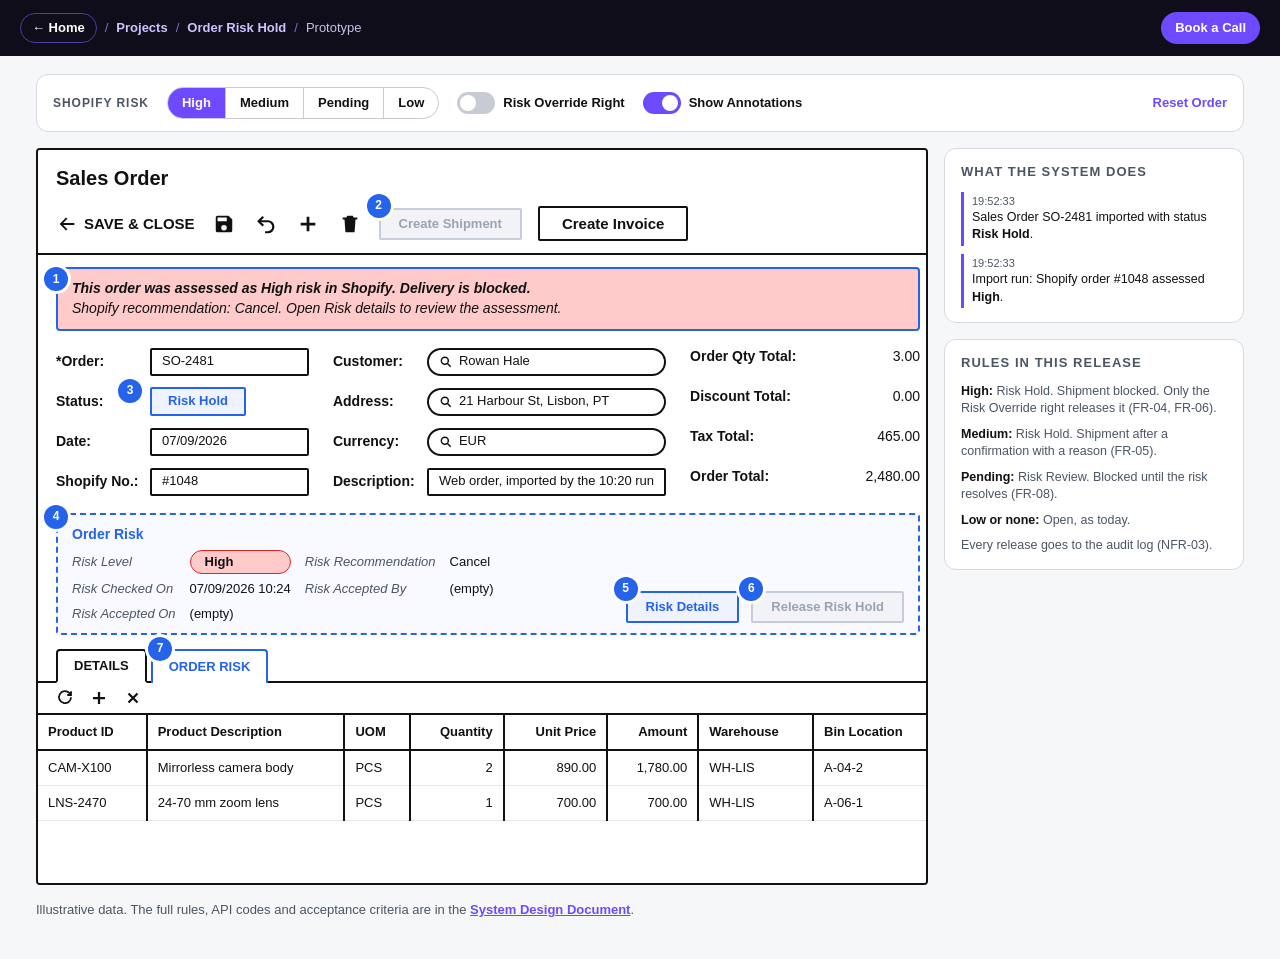
<file: work/order-risk-hold/prototype/index.html>
<!doctype html>
<html lang="en">
<head>
<meta charset="utf-8">
<meta name="viewport" content="width=device-width, initial-scale=1">
<title>Order Risk Hold: Clickable Prototype | Nikola Djurovic</title>
<meta name="description" content="Clickable prototype of the Sales Order screen from the Order Risk Hold work sample. Switch the Shopify risk level and try the hold, the confirmation dialog and the release.">
<link rel="canonical" href="https://nikoladjurovic.cv/work/order-risk-hold/prototype/">
<meta name="robots" content="index, follow">
<meta property="og:type" content="website">
<meta property="og:title" content="Order Risk Hold: Clickable Prototype | Nikola Djurovic">
<meta property="og:description" content="Switch the Shopify risk level and try the hold, the confirmation dialog and the release.">
<meta property="og:url" content="https://nikoladjurovic.cv/work/order-risk-hold/prototype/">
<meta property="og:image" content="https://nikoladjurovic.cv/assets/img/og-order-risk-hold.png">
<link rel="icon" href="/favicon.svg" type="image/svg+xml">
<style>
:root{--ink:#111;--ink-2:#4b5563;--line:#111;--soft:#d6d9e0;--blue:#2563eb;--blue-t:#eef3ff;--red:#fecaca;--red-b:#dc2626;--amber:#fde68a;--amber-b:#b45309;--grey:#e5e7eb;--grey-b:#6b7280;--paper:#f6f7f9;--accent:#6d4aff}
*{box-sizing:border-box;margin:0;padding:0}
body{font-family:"Segoe UI",Helvetica,Arial,sans-serif;background:var(--paper);color:var(--ink);font-size:14px;line-height:1.4}
button{font:inherit;color:inherit;cursor:pointer;background:none;border:0}
button:disabled{cursor:not-allowed}
:focus-visible{outline:3px solid var(--accent);outline-offset:2px}
.topbar{display:flex;flex-wrap:wrap;align-items:center;justify-content:space-between;gap:10px 20px;padding:12px 20px;background:#0f0d1a;color:#fff}
.topbar a{color:#cfc4ff;text-decoration:none;font-weight:600}
.topbar a:hover{text-decoration:underline}
.topbar .tag{font-size:12px;letter-spacing:.12em;text-transform:uppercase;color:#a99bff;font-weight:700}
.wrap{max-width:1240px;margin:0 auto;padding:18px 16px 40px}
.sim{display:flex;flex-wrap:wrap;align-items:center;gap:10px 18px;background:#fff;border:1px solid var(--soft);border-radius:12px;padding:12px 16px;margin-bottom:16px}
.sim b{font-size:12px;letter-spacing:.08em;text-transform:uppercase;color:var(--ink-2)}
.seg{display:inline-flex;border:1px solid #c7cbd4;border-radius:999px;overflow:hidden}
.seg button{padding:6px 14px;font-weight:600;font-size:13px;border-right:1px solid #c7cbd4}
.seg button:last-child{border-right:0}
.seg button[aria-pressed="true"]{background:var(--accent);color:#fff}
.switch{display:inline-flex;align-items:center;gap:8px;font-weight:600;font-size:13px}
.switch .track{width:38px;height:22px;border-radius:999px;background:#c7cbd4;position:relative;transition:background .2s}
.switch .track::after{content:"";position:absolute;top:3px;left:3px;width:16px;height:16px;border-radius:50%;background:#fff;transition:transform .2s}
.switch[aria-checked="true"] .track{background:var(--accent)}
.switch[aria-checked="true"] .track::after{transform:translateX(16px)}
.sim .reset{margin-left:auto;font-size:13px;font-weight:600;color:var(--accent)}
.stage{display:grid;grid-template-columns:minmax(0,1fr) 300px;gap:16px;align-items:start}
.scroller{overflow-x:auto;background:#fff;border:2px solid var(--line);border-radius:4px}
.screen{min-width:900px;position:relative}
.s-title{font-size:20px;font-weight:700;padding:14px 18px 6px}
.toolbar{display:flex;align-items:center;gap:16px;padding:8px 18px 12px;border-bottom:2px solid var(--line)}
.toolbar .tb{display:inline-flex;align-items:center;gap:6px;font-weight:700;font-size:15px}
.toolbar svg{width:22px;height:22px}
.toolbar .ic{display:inline-flex;padding:2px;border-radius:4px}
.toolbar .ic:hover{background:var(--grey)}
.btn-wf{border:2px solid var(--line);padding:5px 22px;font-weight:700;font-size:15px;background:#fff;border-radius:2px}
.btn-wf:hover:not(:disabled){background:var(--grey)}
.new{outline:2px dashed var(--blue);outline-offset:3px;border-radius:3px}
.btn-new{border:2px solid var(--blue);color:var(--blue);background:var(--blue-t);padding:5px 18px;font-weight:700;font-size:13px;border-radius:2px;transition:filter .15s}
.btn-new:hover:not(:disabled){filter:brightness(.94)}
.btn-new:disabled{color:#9aa3b2;border-color:#c6ccd8;background:#f1f3f7;pointer-events:none}
.tipwrap{cursor:not-allowed}.tipwrap:has(button:enabled){cursor:auto}
.tipwrap{position:relative;display:inline-flex}
.tip{position:absolute;left:50%;top:calc(100% + 10px);transform:translateX(-50%);width:260px;background:#111;color:#fff;font-size:12.5px;line-height:1.4;padding:8px 10px;border-radius:6px;opacity:0;pointer-events:none;transition:opacity .15s;z-index:5}
.tipwrap:hover .tip,.tipwrap.show-tip .tip{opacity:1}
.banner{margin:12px 18px 0;padding:10px 14px;border:2px solid var(--blue);font-style:italic;border-radius:4px;transition:background .25s}
.banner b{font-weight:700}
.banner[data-tone="high"]{background:var(--red)}
.banner[data-tone="medium"]{background:var(--amber)}
.banner[data-tone="pending"]{background:var(--grey)}
.banner[data-tone="ok"]{background:#dcfce7}
.form{display:grid;grid-template-columns:1.1fr 1.4fr 1fr;gap:10px 24px;padding:16px 18px 6px}
.fr{display:flex;align-items:center;gap:10px;min-height:30px}
.fr label{font-weight:600;white-space:nowrap;min-width:84px}
.fr .in{flex:1;border:2px solid var(--line);border-radius:999px;height:28px;display:flex;align-items:center;padding:0 10px;gap:6px;font-size:13px;overflow:hidden;white-space:nowrap}
.fr .in.sq{border-radius:2px}
.fr .in svg{width:14px;height:14px;flex:none}
.tot{display:flex;justify-content:space-between;font-weight:600}
.tot span:last-child{font-weight:400;font-variant-numeric:tabular-nums}
.status{border:2px solid var(--blue);color:var(--blue);background:var(--blue-t);padding:3px 16px;font-weight:700;font-size:13px;border-radius:2px;transition:all .25s}
.status[data-s="Open"]{border-color:#15803d;color:#15803d;background:#ecfdf3}
.status[data-s="Shipped"]{border-color:#111;color:#111;background:#f3f4f6}
.risk{margin:10px 18px 0;padding:10px 14px;border:2px dashed var(--blue);border-radius:4px;background:#f8faff;display:grid;grid-template-columns:minmax(0,1fr) auto;column-gap:18px;align-items:end}
.risk h3{color:var(--blue);font-size:14px;margin-bottom:6px;grid-column:1/-1}
.risk-grid{display:grid;grid-template-columns:auto auto auto auto;justify-content:start;white-space:nowrap;align-items:center;gap:6px 14px;font-size:13px}
.risk-grid i{color:var(--ink-2)}
.lvl{display:inline-block;padding:2px 14px;border-radius:999px;font-weight:700;font-style:normal;border:1.5px solid}
.lvl[data-l="High"]{background:var(--red);border-color:var(--red-b)}
.lvl[data-l="Medium"]{background:var(--amber);border-color:var(--amber-b)}
.lvl[data-l="Low"]{background:#dcfce7;border-color:#15803d}
.lvl[data-l="Pending"],.lvl[data-l="None"]{background:var(--grey);border-color:var(--grey-b)}
.risk-actions{display:flex;gap:12px;justify-content:flex-end}
.tabs{display:flex;gap:4px;padding:14px 18px 0;border-bottom:2px solid var(--line)}
.tab{padding:6px 16px;font-weight:700;font-size:13px;border:2px solid var(--line);border-bottom:0;background:#e5e7eb;border-radius:4px 4px 0 0;margin-bottom:-2px}
.tab.new-tab{border-color:var(--blue);color:var(--blue);background:#fff}
.tab[aria-selected="true"]{background:#fff;position:relative;z-index:1;border-bottom:2px solid #fff}
.tab.new-tab[aria-selected="true"]{border-bottom-color:#fff}
.gridbar{display:flex;gap:16px;padding:6px 18px;border-bottom:2px solid var(--line)}
.gridbar svg{width:18px;height:18px}
table{width:100%;border-collapse:collapse;font-size:13px}
th{text-align:left;font-weight:700;padding:8px 10px;border-right:2px solid var(--line);border-bottom:2px solid var(--line);white-space:nowrap}
th:last-child{border-right:0}
td{padding:8px 10px;border-right:2px solid var(--line);border-bottom:1px solid #e5e7eb}
td:last-child{border-right:0}
.num{text-align:right;font-variant-numeric:tabular-nums}
.panel{min-height:200px}
.empty{padding:22px 18px;font-style:italic;color:var(--ink-2)}
/* annotations */
.badge{position:absolute;width:24px;height:24px;border-radius:50%;background:var(--blue);color:#fff;font-weight:700;font-size:12px;display:flex;align-items:center;justify-content:center;box-shadow:0 0 0 3px #fff;z-index:3;pointer-events:none;transition:opacity .2s}
.no-notes .badge{opacity:0}
.anchor{position:relative}
/* side */
.side{display:grid;gap:16px}
.card{background:#fff;border:1px solid var(--soft);border-radius:12px;padding:14px 16px}
.card h2{font-size:13px;letter-spacing:.08em;text-transform:uppercase;color:var(--ink-2);margin-bottom:10px}
.log{list-style:none;display:grid;gap:8px;max-height:330px;overflow:auto;font-size:12.5px}
.log li{border-left:3px solid var(--accent);padding:2px 0 2px 8px;animation:in .3s ease}
.log li.err{border-color:var(--red-b)}
.log li.ok{border-color:#15803d}
.log code{font-family:ui-monospace,Menlo,Consolas,monospace;font-size:11.5px;background:#f3f4f6;padding:1px 4px;border-radius:3px}
.log time{display:block;color:var(--ink-2);font-size:11px}
@keyframes in{from{opacity:0;transform:translateY(-4px)}to{opacity:1;transform:none}}
.rules{list-style:none;display:grid;gap:8px;font-size:12.5px;color:var(--ink-2)}
.rules b{color:var(--ink)}
/* dialog */
.overlay{position:absolute;inset:0;background:rgb(17 17 17 / .35);display:flex;align-items:center;justify-content:center;z-index:10;opacity:0;pointer-events:none;transition:opacity .2s}
.overlay.open{opacity:1;pointer-events:auto}
.dialog{width:470px;background:#fff;border:2px solid var(--line);border-radius:6px;overflow:hidden;transform:translateY(8px);transition:transform .2s;box-shadow:0 30px 60px -20px rgb(0 0 0 / .4)}
.overlay.open .dialog{transform:none}
.dialog h3{font-style:italic;background:#e2e8f0;padding:10px 16px;border-bottom:2px solid var(--line);font-size:15px}
.dialog .body{padding:14px 16px 16px;font-style:italic;display:grid;gap:10px}
.dialog label{font-size:13px}
.dialog textarea{width:100%;min-height:68px;border:2px solid var(--blue);border-radius:4px;padding:8px 10px;font:inherit;font-style:normal;resize:vertical}
.dialog .count{font-size:12px;color:var(--ink-2);font-style:normal;text-align:right;margin-top:-6px}
.dialog .acts{display:flex;justify-content:flex-end;gap:12px;font-style:normal}
.dialog .acts button{min-width:120px;padding:7px 14px;border:2px solid var(--line);border-radius:4px;font-weight:700}
.dialog .acts .primary{background:#c7d2fe}
.dialog .acts .primary:disabled{background:#eef0f6;color:#9aa3b2;border-color:#c6ccd8}
.toast{position:absolute;left:50%;bottom:18px;transform:translate(-50%,20px);background:#111;color:#fff;padding:10px 16px;border-radius:8px;font-weight:600;font-size:13px;opacity:0;transition:all .25s;z-index:12;pointer-events:none}
.toast.show{opacity:1;transform:translate(-50%,0)}
.foot{margin-top:16px;font-size:13px;color:var(--ink-2)}
.foot a{color:var(--accent);font-weight:600}
@media (max-width:1000px){.stage{grid-template-columns:1fr}}
@media (prefers-reduced-motion:reduce){*{transition:none!important;animation:none!important}}
.topbar{position:sticky;top:0;z-index:50}
.tb-crumbs ol{list-style:none;display:flex;flex-wrap:wrap;align-items:center;gap:4px 8px;font-size:13px}
.tb-crumbs li{color:#c9c2e8}
.tb-crumbs li+li::before{content:"/";margin-right:8px;color:#7c6fd0}
.tb-crumbs .tb-home{display:inline-flex;align-items:center;padding:5px 11px;border:1px solid #4b3fa0;border-radius:999px;color:#fff}
.tb-crumbs .tb-home:hover{background:#2a2350;text-decoration:none}
.tb-cta{background:#6d4aff;color:#fff!important;padding:7px 14px;border-radius:999px;font-size:13px}
.tb-cta:hover{background:#5a38e6;text-decoration:none!important}
@media (max-width:620px){.tb-crumbs li:nth-child(2){display:none}.topbar{flex-wrap:nowrap;padding:10px 14px}.tb-cta{padding:7px 12px;white-space:nowrap}}
@media (max-width:440px){.tb-crumbs li:nth-child(3){display:none}}
</style>
</head>
<body>
<div class="topbar">
  <nav class="tb-crumbs" aria-label="Breadcrumb"><ol><li><a href="/" class="tb-home">← Home</a></li><li><a href="/#work">Projects</a></li><li><a href="/work/order-risk-hold/">Order Risk Hold</a></li><li aria-current="page">Prototype</li></ol></nav>
  <a class="tb-cta" href="https://calendly.com/nikoladjurovic/30min" target="_blank" rel="noopener">Book a Call</a>
</div>
<div class="wrap">
  <div class="sim" role="group" aria-label="Simulation controls">
    <b>Shopify Risk</b>
    <div class="seg" id="lvl-seg">
      <button type="button" data-level="High" aria-pressed="true">High</button>
      <button type="button" data-level="Medium" aria-pressed="false">Medium</button>
      <button type="button" data-level="Pending" aria-pressed="false">Pending</button>
      <button type="button" data-level="Low" aria-pressed="false">Low</button>
    </div>
    <button type="button" class="switch" id="sw-right" role="switch" aria-checked="false"><span class="track" aria-hidden="true"></span>Risk Override Right</button>
    <button type="button" class="switch" id="sw-notes" role="switch" aria-checked="true"><span class="track" aria-hidden="true"></span>Show Annotations</button>
    <button type="button" class="reset" id="reset">Reset Order</button>
  </div>

  <div class="stage">
    <div class="scroller">
      <div class="screen" id="screen">
        <div class="s-title">Sales Order</div>
        <div class="toolbar">
          <span class="tb"><svg viewBox="0 0 24 24" fill="currentColor" aria-hidden="true"><path d="M20 11H7.8l4.6-4.6L11 5l-7 7 7 7 1.4-1.4L7.8 13H20z"/></svg>SAVE &amp; CLOSE</span>
          <span class="ic" title="Save"><svg viewBox="0 0 24 24" fill="currentColor" aria-hidden="true"><path d="M17 3H5a2 2 0 0 0-2 2v14a2 2 0 0 0 2 2h14a2 2 0 0 0 2-2V7zm-5 16a3 3 0 1 1 0-6 3 3 0 0 1 0 6zm3-10H5V5h10z"/></svg></span>
          <span class="ic" title="Undo"><svg viewBox="0 0 24 24" fill="none" stroke="currentColor" stroke-width="2.4" aria-hidden="true"><path d="M9 14 4 9l5-5"/><path d="M4 9h10a6 6 0 0 1 0 12h-3"/></svg></span>
          <span class="ic" title="New"><svg viewBox="0 0 24 24" fill="none" stroke="currentColor" stroke-width="3" aria-hidden="true"><path d="M12 4v16M4 12h16"/></svg></span>
          <span class="ic" title="Delete"><svg viewBox="0 0 24 24" fill="currentColor" aria-hidden="true"><path d="M6 7h12l-1 14H7zM9 3h6l1 2h4v2H4V5h4z"/></svg></span>
          <span class="tipwrap anchor" id="ship-wrap">
            <button type="button" class="btn-new" id="btn-ship">Create Shipment</button>
            <span class="tip" id="ship-tip" role="tooltip"></span>
            <span class="badge" style="left:-12px;top:-14px">2</span>
          </span>
          <button type="button" class="btn-wf" id="btn-invoice">Create Invoice</button>
        </div>

        <div class="anchor">
          <div class="banner" id="banner" data-tone="high" role="status"></div>
          <span class="badge" style="left:6px;top:0">1</span>
        </div>

        <div class="form">
          <div class="fr"><label>*Order:</label><span class="in sq">SO-2481</span></div>
          <div class="fr"><label>Customer:</label><span class="in"><svg viewBox="0 0 24 24" fill="none" stroke="currentColor" stroke-width="2.5"><circle cx="10" cy="10" r="6"/><path d="m20 20-5.5-5.5"/></svg>Rowan Hale</span></div>
          <div class="tot"><span>Order Qty Total:</span><span>3.00</span></div>
          <div class="fr anchor"><label>Status:</label><span class="status" id="status" data-s="Risk Hold">Risk Hold</span><span class="badge" style="left:62px;top:-8px">3</span></div>
          <div class="fr"><label>Address:</label><span class="in"><svg viewBox="0 0 24 24" fill="none" stroke="currentColor" stroke-width="2.5"><circle cx="10" cy="10" r="6"/><path d="m20 20-5.5-5.5"/></svg>21 Harbour St, Lisbon, PT</span></div>
          <div class="tot"><span>Discount Total:</span><span>0.00</span></div>
          <div class="fr"><label>Date:</label><span class="in sq">07/09/2026</span></div>
          <div class="fr"><label>Currency:</label><span class="in"><svg viewBox="0 0 24 24" fill="none" stroke="currentColor" stroke-width="2.5"><circle cx="10" cy="10" r="6"/><path d="m20 20-5.5-5.5"/></svg>EUR</span></div>
          <div class="tot"><span>Tax Total:</span><span>465.00</span></div>
          <div class="fr"><label>Shopify No.:</label><span class="in sq">#1048</span></div>
          <div class="fr"><label>Description:</label><span class="in sq">Web order, imported by the 10:20 run</span></div>
          <div class="tot"><span>Order Total:</span><span>2,480.00</span></div>
        </div>

        <div class="anchor">
          <div class="risk">
            <h3>Order Risk</h3>
            <div class="risk-grid">
              <i>Risk Level</i><span class="lvl" id="r-level" data-l="High">High</span>
              <i>Risk Recommendation</i><span id="r-rec">Cancel</span>
              <i>Risk Checked On</i><span id="r-checked">07/09/2026 10:24</span>
              <i>Risk Accepted By</i><span id="r-by">(empty)</span>
              <i>Risk Accepted On</i><span id="r-on">(empty)</span>
            </div>
            <div class="risk-actions">
              <span class="anchor"><button type="button" class="btn-new" id="btn-details">Risk Details</button><span class="badge" style="left:-12px;top:-14px">5</span></span>
              <span class="tipwrap anchor" id="rel-wrap"><button type="button" class="btn-new" id="btn-release">Release Risk Hold</button><span class="tip" id="rel-tip" role="tooltip">You need the Risk Override right to release this hold.</span><span class="badge" style="left:-12px;top:-14px">6</span></span>
            </div>
          </div>
          <span class="badge" style="left:6px;top:-8px">4</span>
        </div>

        <div class="tabs anchor" role="tablist">
          <button type="button" class="tab" role="tab" id="tab-details" aria-selected="true" aria-controls="p-details">DETAILS</button>
          <button type="button" class="tab new-tab" role="tab" id="tab-risk" aria-selected="false" aria-controls="p-risk">ORDER RISK</button>
          <span class="badge" style="left:110px;top:2px">7</span>
        </div>
        <div class="panel" id="p-details" role="tabpanel" aria-labelledby="tab-details">
          <div class="gridbar" aria-hidden="true"><svg viewBox="0 0 24 24" fill="none" stroke="currentColor" stroke-width="2.4"><path d="M20 11a8 8 0 1 1-2.3-5.7L20 8M20 3v5h-5"/></svg><svg viewBox="0 0 24 24" fill="none" stroke="currentColor" stroke-width="3"><path d="M12 4v16M4 12h16"/></svg><svg viewBox="0 0 24 24" fill="none" stroke="currentColor" stroke-width="3"><path d="m6 6 12 12M18 6 6 18"/></svg></div>
          <table>
            <thead><tr><th>Product ID</th><th>Product Description</th><th>UOM</th><th class="num">Quantity</th><th class="num">Unit Price</th><th class="num">Amount</th><th>Warehouse</th><th>Bin Location</th></tr></thead>
            <tbody>
              <tr><td>CAM-X100</td><td>Mirrorless camera body</td><td>PCS</td><td class="num">2</td><td class="num">890.00</td><td class="num">1,780.00</td><td>WH-LIS</td><td>A-04-2</td></tr>
              <tr><td>LNS-2470</td><td>24-70 mm zoom lens</td><td>PCS</td><td class="num">1</td><td class="num">700.00</td><td class="num">700.00</td><td>WH-LIS</td><td>A-06-1</td></tr>
            </tbody>
          </table>
        </div>
        <div class="panel" id="p-risk" role="tabpanel" aria-labelledby="tab-risk" hidden>
          <table>
            <thead><tr><th>Provider</th><th>Risk Level</th><th>Sentiment</th><th>Fact Description</th></tr></thead>
            <tbody id="facts"></tbody>
          </table>
          <p class="empty" id="facts-empty" hidden>Shopify has not returned a risk assessment for this order yet.</p>
        </div>

        <div class="overlay" id="dlg" aria-hidden="true">
          <div class="dialog" role="dialog" aria-modal="true" aria-labelledby="dlg-title">
            <h3 id="dlg-title">Confirm delivery of a medium risk order</h3>
            <div class="body">
              <p id="dlg-text">Shopify assessed this order as Medium risk and recommends investigating it. Confirm only after you have checked the customer.</p>
              <label for="reason">Reason (mandatory, 10 to 250 characters)</label>
              <textarea id="reason" maxlength="250"></textarea>
              <p class="count" id="count">0 / 250</p>
              <div class="acts"><button type="button" id="dlg-cancel">Cancel</button><button type="button" class="primary" id="dlg-ok" disabled>Confirm</button></div>
            </div>
          </div>
        </div>
        <div class="toast" id="toast" role="status"></div>
      </div>
    </div>

    <aside class="side">
      <div class="card">
        <h2>What the System Does</h2>
        <ol class="log" id="log" aria-live="polite"></ol>
      </div>
      <div class="card">
        <h2>Rules in This Release</h2>
        <ul class="rules">
          <li><b>High:</b> Risk Hold. Shipment blocked. Only the Risk Override right releases it (FR-04, FR-06).</li>
          <li><b>Medium:</b> Risk Hold. Shipment after a confirmation with a reason (FR-05).</li>
          <li><b>Pending:</b> Risk Review. Blocked until the risk resolves (FR-08).</li>
          <li><b>Low or none:</b> Open, as today.</li>
          <li>Every release goes to the audit log (NFR-03).</li>
        </ul>
      </div>
    </aside>
  </div>
  <p class="foot">Illustrative data. The full rules, API codes and acceptance criteria are in the <a href="/work/order-risk-hold/">System Design Document</a>.</p>
</div>

<script>
(function(){
  'use strict';
  var $=function(id){return document.getElementById(id)};
  var USER='N. Djurovic';
  var FACTS={
    High:[['Shopify','High','Negative','Card issuer country differs from shipping'],['Shopify','High','Negative','Billing address does not match card address'],['Shopify','Low','Positive','Customer has 2 previous orders']],
    Medium:[['Shopify','Medium','Negative','Order placed from a new device'],['Shopify','Low','Positive','Billing and shipping address match']],
    Low:[['Shopify','Low','Positive','Customer has 6 previous orders'],['Shopify','Low','Positive','Billing and shipping address match']],
    Pending:[]
  };
  var REC={High:'Cancel',Medium:'Investigate',Low:'Accept',Pending:'(pending)'};
  var st;
  function fresh(level){return {level:level,status:level==='Low'?'Open':(level==='Pending'?'Risk Review':'Risk Hold'),acceptedBy:null,acceptedOn:null,shipped:false};}
  var right=false;
  function now(){var d=new Date();var p=function(n){return String(n).padStart(2,'0')};return p(d.getDate())+'/'+p(d.getMonth()+1)+'/'+d.getFullYear()+' '+p(d.getHours())+':'+p(d.getMinutes());}
  function clock(){var d=new Date();return d.toTimeString().slice(0,8);}
  function log(html,cls){var li=document.createElement('li');if(cls)li.className=cls;li.innerHTML='<time>'+clock()+'</time>'+html;$('log').prepend(li);}
  var toastT;
  function toast(t){var el=$('toast');el.textContent=t;el.classList.add('show');clearTimeout(toastT);toastT=setTimeout(function(){el.classList.remove('show')},2600);}

  function render(){
    var l=st.level,b=$('banner');
    // banner (1)
    var tone=null,html='';
    if(st.shipped){tone='ok';html='<b>Shipment SH-7731 created.</b> Delivery released'+(st.acceptedBy?' by '+st.acceptedBy+' on '+st.acceptedOn:'')+'.';}
    else if(st.status==='Open'&&st.acceptedBy){tone='ok';html='<b>Risk accepted by '+st.acceptedBy+' on '+st.acceptedOn+'.</b> Delivery is allowed.';}
    else if(l==='High'){tone='high';html='<b>This order was assessed as High risk in Shopify. Delivery is blocked.</b><br>Shopify recommendation: Cancel. Open Risk details to review the assessment.';}
    else if(l==='Medium'){tone='medium';html='<b>This order was assessed as Medium risk in Shopify. Confirm before delivery.</b><br>Shopify recommendation: Investigate. Check the customer before you ship.';}
    else if(l==='Pending'){tone='pending';html='<b>Shopify has not finished its risk analysis. Delivery is blocked.</b><br>The next import run refreshes the risk. Open Risk details to see what is known.';}
    b.hidden=!tone; if(tone){b.dataset.tone=tone;b.innerHTML=html;}
    // status (3)
    var s=st.shipped?'Shipped':st.status; $('status').textContent=s; $('status').dataset.s=s;
    // risk group (4)
    $('r-level').textContent=l; $('r-level').dataset.l=l; $('r-rec').textContent=REC[l];
    $('r-checked').textContent=l==='Pending'?'(pending)':'07/09/2026 10:24';
    $('r-by').textContent=st.acceptedBy||'(empty)'; $('r-on').textContent=st.acceptedOn||'(empty)';
    // create shipment (2)
    var ship=$('btn-ship'),tip=$('ship-tip');
    var blocked=!st.shipped&&(st.status==='Risk Review'||(st.status==='Risk Hold'&&l==='High'));
    ship.disabled=blocked||st.shipped;
    ship.setAttribute('aria-describedby','ship-tip');
    tip.textContent=st.shipped?'This order has shipped.':(blocked?(l==='High'?'Delivery is blocked: High risk. A user with the Risk Override right must release the hold first.':'Delivery is blocked until Shopify finishes its risk analysis.'):(st.status==='Risk Hold'?'Medium risk: you will be asked to confirm and give a reason.':'Creates the shipment.'));
    // release (6)
    var onHold=!st.shipped&&(st.status==='Risk Hold'||st.status==='Risk Review');
    $('rel-wrap').style.visibility=onHold?'visible':'hidden';
    $('btn-release').disabled=!right;
    // facts
    var tb=$('facts');tb.innerHTML='';
    FACTS[l].forEach(function(f){var tr=document.createElement('tr');f.forEach(function(c){var td=document.createElement('td');td.textContent=c;tr.appendChild(td)});tb.appendChild(tr)});
    $('facts-empty').hidden=FACTS[l].length>0;
    document.querySelectorAll('#lvl-seg button').forEach(function(x){x.setAttribute('aria-pressed',String(x.dataset.level===l))});
  }

  function setTab(risk){
    $('tab-details').setAttribute('aria-selected',String(!risk)); $('tab-risk').setAttribute('aria-selected',String(risk));
    $('p-details').hidden=risk; $('p-risk').hidden=!risk;
  }

  function importOrder(level,quiet){
    st=fresh(level); render(); setTab(false);
    if(!quiet){
      log('Import run: Shopify order #1048 assessed <b>'+level+'</b>.');
      log('Sales Order SO-2481 imported with status <b>'+st.status+'</b>.');
    }
  }

  // dialog (medium confirm and release)
  var mode=null,lastFocus=null;
  function openDlg(m){
    mode=m; lastFocus=document.activeElement;
    if(m==='confirm'){$('dlg-title').textContent='Confirm delivery of a medium risk order';$('dlg-text').textContent='Shopify assessed this order as Medium risk and recommends investigating it. Confirm only after you have checked the customer.';$('dlg-ok').textContent='Confirm';}
    else{$('dlg-title').textContent='Release the risk hold on SO-2481';$('dlg-text').textContent=(st.level==='High'?'Shopify recommends cancelling this order. ':'Shopify has not finished its analysis. ')+'Releasing the hold lets anyone with delivery rights ship it. Your name and reason go to the audit log.';$('dlg-ok').textContent='Release Hold';}
    $('reason').value='';upd();
    $('dlg').classList.add('open');$('dlg').setAttribute('aria-hidden','false');
    setTimeout(function(){$('reason').focus()},50);
  }
  function closeDlg(){ $('dlg').classList.remove('open');$('dlg').setAttribute('aria-hidden','true'); if(lastFocus)lastFocus.focus(); }
  function upd(){var n=$('reason').value.trim().length;$('count').textContent=$('reason').value.length+' / 250';$('dlg-ok').disabled=n<10;}
  $('reason').addEventListener('input',upd);
  $('dlg-cancel').addEventListener('click',function(){log('Dialog cancelled. Nothing changed.');closeDlg();});
  $('dlg').addEventListener('keydown',function(e){if(e.key==='Escape'){closeDlg();}});
  $('dlg-ok').addEventListener('click',function(){
    var reason=$('reason').value.trim(); var prev=st.status;
    st.acceptedBy=USER; st.acceptedOn=now(); st.status='Open';
    log('<code>POST /salesorders/SO-2481/risk-acceptance</code> → 200','ok');
    log('Audit log: '+prev+' → Open by '+USER+'. Reason: “'+reason.replace(/</g,'&lt;')+'”');
    closeDlg();
    if(mode==='confirm'){ship();} else {render();toast('Hold released. The order is Open.');}
  });

  function ship(){
    st.shipped=true; render();
    log('<code>POST /salesorders/SO-2481/shipments</code> → 201. Shipment SH-7731 created.','ok');
    toast('Shipment SH-7731 created.');
  }
  $('btn-ship').addEventListener('click',function(){
    if(st.status==='Risk Hold'&&st.level==='Medium'){openDlg('confirm');return;}
    ship();
  });
  // a disabled button gets no click: log the server refusal when someone tries
  $('ship-wrap').addEventListener('click',function(){
    if($('btn-ship').disabled&&!st.shipped){
      log('<code>POST /salesorders/SO-2481/shipments</code> → 409 <b>ORDER_RISK_BLOCKED</b>','err');
      $('ship-wrap').classList.add('show-tip');setTimeout(function(){$('ship-wrap').classList.remove('show-tip')},2200);
    }
  });
  $('rel-wrap').addEventListener('click',function(){
    if($('btn-release').disabled){
      log('<code>POST /salesorders/SO-2481/risk-acceptance</code> → 403. Security log entry written.','err');
      $('rel-wrap').classList.add('show-tip');setTimeout(function(){$('rel-wrap').classList.remove('show-tip')},2200);
    }
  });
  $('btn-release').addEventListener('click',function(){openDlg('release');});
  $('btn-details').addEventListener('click',function(){setTab(true);log('Risk Details opened the Order Risk tab.');});
  $('tab-details').addEventListener('click',function(){setTab(false)});
  $('tab-risk').addEventListener('click',function(){setTab(true)});
  $('btn-invoice').addEventListener('click',function(){toast('Invoice draft created (unchanged behaviour).')});
  document.querySelectorAll('#lvl-seg button').forEach(function(b){b.addEventListener('click',function(){importOrder(b.dataset.level)})});
  $('sw-right').addEventListener('click',function(){right=!right;this.setAttribute('aria-checked',String(right));log('Signed-in user '+(right?'now holds':'no longer holds')+' the Risk Override right.');render();});
  $('sw-notes').addEventListener('click',function(){var on=this.getAttribute('aria-checked')!=='true';this.setAttribute('aria-checked',String(on));$('screen').classList.toggle('no-notes',!on);});
  $('reset').addEventListener('click',function(){$('log').innerHTML='';importOrder(st.level);});

  var q=new URLSearchParams(location.search);
  importOrder(['High','Medium','Pending','Low'].indexOf(q.get('level'))>-1?q.get('level'):'High');
})();
</script>
</body>
</html>
</file>
<file: assets/css/site.css>
/* nikoladjurovic.cv · site styles */
@font-face{font-family:"Fraunces";font-style:normal;font-weight:100 900;font-display:swap;src:url(../fonts/fraunces-latin-wght-normal.woff2) format("woff2");unicode-range:U+0000-00FF,U+0131,U+0152-0153,U+02BB-02BC,U+02C6,U+02DA,U+02DC,U+0304,U+0308,U+0329,U+2000-206F,U+20AC,U+2122,U+2191,U+2193,U+2212,U+2215,U+FEFF,U+FFFD}
@font-face{font-family:"Fraunces";font-style:normal;font-weight:100 900;font-display:swap;src:url(../fonts/fraunces-latin-ext-wght-normal.woff2) format("woff2");unicode-range:U+0100-02BA,U+02BD-02C5,U+02C7-02CC,U+02CE-02D7,U+02DD-02FF,U+0304,U+0308,U+0329,U+1D00-1DBF,U+1E00-1E9F,U+1EF2-1EFF,U+2020,U+20A0-20AB,U+20AD-20C0,U+2113,U+2C60-2C7F,U+A720-A7FF}
@font-face{font-family:"Fraunces";font-style:italic;font-weight:100 900;font-display:swap;src:url(../fonts/fraunces-latin-wght-italic.woff2) format("woff2");unicode-range:U+0000-00FF,U+0131,U+0152-0153,U+02BB-02BC,U+02C6,U+02DA,U+02DC,U+0304,U+0308,U+0329,U+2000-206F,U+20AC,U+2122,U+2191,U+2193,U+2212,U+2215,U+FEFF,U+FFFD}
@font-face{font-family:"Hanken Grotesk";font-style:normal;font-weight:100 900;font-display:swap;src:url(../fonts/hanken-grotesk-latin-wght-normal.woff2) format("woff2");unicode-range:U+0000-00FF,U+0131,U+0152-0153,U+02BB-02BC,U+02C6,U+02DA,U+02DC,U+0304,U+0308,U+0329,U+2000-206F,U+20AC,U+2122,U+2191,U+2193,U+2212,U+2215,U+FEFF,U+FFFD}
@font-face{font-family:"Hanken Grotesk";font-style:normal;font-weight:100 900;font-display:swap;src:url(../fonts/hanken-grotesk-latin-ext-wght-normal.woff2) format("woff2");unicode-range:U+0100-02BA,U+02BD-02C5,U+02C7-02CC,U+02CE-02D7,U+02DD-02FF,U+0304,U+0308,U+0329,U+1D00-1DBF,U+1E00-1E9F,U+1EF2-1EFF,U+2020,U+20A0-20AB,U+20AD-20C0,U+2113,U+2C60-2C7F,U+A720-A7FF}

:root{
  --forest:#0e0e12;
  --accent-rgb:109 74 255;
  --moss-rgb:109 74 255;
  --deep-rgb:255 255 255;
  --stats-bg:#f7f7f9;
  --tint:#efebff;
  --surface:#ffffff;
  --surface-2:#f3f2f8;
  --on-surface:#0e0e12;
  --on-surface-rgb:14 14 18;
  --glow:rgb(109 74 255 / .10);
  --glow-2:rgb(109 74 255 / .06);
  --cta:#6d4aff;
  --cta-hover:#8266ff;
  --cta-ink:#ffffff;
  --cta-rgb:109 74 255;
  --forest-2:#000000;
  --moss:#6d4aff;
  --moss-ink:#5a38e6;
  --mint:#6d4aff;
  --mint-soft:#3b3b46;
  --paper:#f7f7f9;
  --paper-2:#eeeef2;
  --card:#ffffff;
  --ink:#0e0e12;
  --ink-soft:#4c4c58;
  --line:#e6e6ec;
  --focus:#f2b84b;
  --maxw:1140px;
  --gutter:clamp(16px,5vw,64px);
  --serif:"Fraunces",Georgia,"Times New Roman",serif;
  --sans:"Hanken Grotesk",system-ui,-apple-system,"Segoe UI",Roboto,sans-serif;
  --mono:ui-monospace,"SFMono-Regular",Menlo,Consolas,monospace;
  --radius:16px;
  color-scheme:light;
}

*,*::before,*::after{box-sizing:border-box}
*{margin:0;padding:0}
html{-webkit-text-size-adjust:100%;text-size-adjust:100%;scroll-behavior:smooth;scroll-padding-top:84px}
@media (pointer:fine){html{overscroll-behavior:none}}
body{font-family:var(--sans);font-size:1.0625rem;background:var(--paper);color:var(--ink);line-height:1.6;-webkit-font-smoothing:antialiased;overflow-x:hidden;touch-action:manipulation;-webkit-tap-highlight-color:rgb(var(--moss-rgb) / .18)}
img,svg{display:block;max-width:100%;height:auto}
a{color:inherit}
ul,ol{list-style:none}
h1,h2,h3{text-wrap:balance}
p{text-wrap:pretty}
::selection{background:var(--mint);color:var(--forest-2)}
:focus-visible{outline:3px solid var(--focus);outline-offset:3px;border-radius:6px}
[id]{scroll-margin-top:84px}
.num{font-variant-numeric:tabular-nums}
.sr-only{position:absolute;width:1px;height:1px;padding:0;margin:-1px;overflow:hidden;clip:rect(0 0 0 0);white-space:nowrap;border:0}

.skip-link{position:absolute;left:12px;top:-60px;z-index:200;background:var(--mint);color:var(--forest-2);font-weight:700;padding:10px 16px;border-radius:10px;text-decoration:none;transition:top .2s ease}
.skip-link:focus{top:12px}

/* ---------- header ---------- */
.site-header{position:fixed;inset:0 0 auto 0;z-index:100;padding:14px var(--gutter);padding-top:max(14px,env(safe-area-inset-top));background:rgb(var(--deep-rgb) / 0);transition:background-color .3s ease,box-shadow .3s ease}
.site-header.is-solid,.site-header.is-open{background:rgb(var(--deep-rgb) / .97);box-shadow:0 1px 0 rgb(var(--accent-rgb) / .18)}
@supports (backdrop-filter:blur(8px)){.site-header.is-solid{background:rgb(var(--deep-rgb) / .9);backdrop-filter:blur(10px)}}
.header-inner{max-width:var(--maxw);margin:0 auto;display:flex;align-items:center;justify-content:space-between;gap:20px}
.brand{font-family:var(--serif);font-weight:600;font-size:1.08rem;color:var(--on-surface);text-decoration:none;letter-spacing:.2px;white-space:nowrap}
.brand b{color:var(--mint);font-weight:600}
.nav-list{display:flex;align-items:center;gap:26px}
.nav-list a{color:rgb(var(--on-surface-rgb) / .86);text-decoration:none;font-size:.9rem;font-weight:500;padding:6px 0;position:relative;transition:color .2s ease}
.nav-list a:not(.btn)::after{content:"";position:absolute;left:0;bottom:0;height:2px;width:100%;background:var(--mint);transform:scaleX(0);transform-origin:left;transition:transform .25s ease}
.nav-list a:not(.btn):hover{color:var(--on-surface)}
.nav-list a:not(.btn):hover::after{transform:scaleX(1)}
.nav-toggle{display:none;background:none;border:1px solid rgb(var(--on-surface-rgb) / .35);color:var(--on-surface);border-radius:10px;width:44px;height:44px;cursor:pointer;align-items:center;justify-content:center}
.nav-toggle:hover{border-color:var(--mint)}
.nav-toggle svg{width:22px;height:22px}
@media (max-width:900px){
  .nav-toggle{display:inline-flex}
  .site-nav{position:absolute;top:100%;left:0;right:0;background:rgb(var(--deep-rgb) / .98);padding:8px var(--gutter) 22px;display:none;border-bottom:1px solid rgb(var(--accent-rgb) / .2)}
  .site-header.is-open .site-nav{display:block}
  .nav-list{flex-direction:column;align-items:stretch;gap:0}
  .nav-list a{display:block;padding:13px 0;font-size:1rem;border-bottom:1px solid rgb(var(--on-surface-rgb) / .08)}
  .nav-list a.btn{margin-top:16px;border-bottom:none;justify-content:center}
  .nav-list a:not(.btn)::after{display:none}
}

/* ---------- buttons ---------- */
.btn{display:inline-flex;align-items:center;gap:9px;font:600 .98rem/1.2 var(--sans);padding:14px 24px;border-radius:999px;border:1px solid transparent;text-decoration:none;cursor:pointer;transition:background-color .2s ease,color .2s ease,border-color .2s ease,transform .2s ease,box-shadow .2s ease;min-height:48px}
.btn svg{width:18px;height:18px;flex:none}
.btn-primary{background:var(--cta);color:var(--cta-ink);font-weight:700;box-shadow:0 10px 26px -10px rgb(var(--cta-rgb) / .75),inset 0 -2px 0 rgb(0 0 0 / .08)}
.btn-primary:hover{background:var(--cta-hover);box-shadow:0 14px 32px -10px rgb(var(--cta-rgb) / .9),inset 0 -2px 0 rgb(0 0 0 / .08)}
.btn-ghost{border-color:rgb(var(--on-surface-rgb) / .45);color:var(--on-surface);background:transparent}
.btn-ghost:hover{border-color:var(--mint);color:var(--mint)}
.btn-dark{background:var(--cta);color:var(--cta-ink);font-weight:700;box-shadow:0 10px 26px -12px rgb(var(--cta-rgb) / .8)}
.btn-dark:hover{background:var(--cta-hover)}
.btn-line{border-color:var(--forest);color:var(--forest);background:transparent}
.btn-line:hover{background:var(--forest);color:#fff}
.btn-sm{padding:8px 16px;font-size:.86rem;min-height:38px}
.nav-list a.btn-sm{border:1px solid var(--cta);background:var(--cta);color:var(--cta-ink);font-weight:700;padding:8px 18px}
.nav-list a.btn-sm:hover{background:var(--cta-hover);border-color:var(--cta-hover);color:var(--cta-ink)}
@media (hover:hover){.btn:hover{transform:translateY(-2px)}}
.btn-row{display:flex;flex-wrap:wrap;gap:12px}
.file-meta{font-weight:500;opacity:.75;font-size:.82em}

/* ---------- hero ---------- */
.hero{position:relative;color:var(--on-surface);padding:140px var(--gutter) 48px;background:radial-gradient(1100px 560px at 85% -10%,var(--glow),transparent 60%),radial-gradient(760px 480px at 0% 110%,var(--glow-2),transparent 55%),linear-gradient(160deg,var(--surface) 0%,var(--surface-2) 100%)}
.hero::before{content:"";position:absolute;inset:0;background-image:radial-gradient(rgb(var(--on-surface-rgb) / .05) 1px,transparent 1px);background-size:22px 22px;pointer-events:none}
.hero-grid{position:relative;max-width:var(--maxw);margin:0 auto;display:grid;grid-template-columns:minmax(0,1.55fr) minmax(0,.85fr);gap:48px;align-items:center;padding-bottom:64px}
.eyebrow{display:flex;flex-wrap:wrap;align-items:center;gap:8px 10px;font-size:.76rem;font-weight:700;letter-spacing:.16em;text-transform:uppercase;color:var(--mint);margin-bottom:22px}
.eyebrow span:not(:last-child)::after{content:"·";margin-left:10px;color:rgb(var(--accent-rgb) / .6)}
.hero h1{font-family:var(--serif);font-weight:600;line-height:1.02;letter-spacing:-.02em;font-size:clamp(2.6rem,6.4vw,4.7rem);margin-bottom:22px}
.hero h1 .h1-role{display:block;font-family:var(--sans);font-weight:500;font-size:clamp(1rem,1.9vw,1.24rem);letter-spacing:.01em;line-height:1.4;color:var(--mint-soft);margin-top:14px}
.lede{font-size:clamp(1.02rem,1.5vw,1.14rem);color:rgb(var(--on-surface-rgb) / .88);max-width:56ch;margin-bottom:26px}
.lede strong{color:var(--on-surface);font-weight:600}
.availability{display:inline-flex;align-items:center;gap:10px;font-size:.9rem;font-weight:600;color:var(--on-surface);background:rgb(var(--on-surface-rgb) / .07);border:1px solid rgb(var(--accent-rgb) / .3);padding:8px 14px;border-radius:999px;margin-bottom:28px}
.pulse{width:9px;height:9px;border-radius:50%;background:var(--mint);box-shadow:0 0 0 0 rgb(var(--accent-rgb) / .6);animation:pulse 2.4s ease-out 3}
@keyframes pulse{0%{box-shadow:0 0 0 0 rgb(var(--accent-rgb) / .55)}80%,100%{box-shadow:0 0 0 10px rgb(var(--accent-rgb) / 0)}}
.hero-photo{justify-self:center;position:relative}
.photo-ring{width:clamp(210px,25vw,300px);aspect-ratio:1;border-radius:50%;padding:7px;background:conic-gradient(from 140deg,var(--mint),var(--moss),var(--mint-soft),var(--mint));box-shadow:0 30px 60px -20px rgba(0,0,0,.6)}
.photo-ring img{width:100%;height:100%;border-radius:50%;object-fit:cover;border:4px solid var(--surface-2)}
.photo-badge{position:absolute;bottom:6px;left:-14px;background:var(--card);color:var(--forest);border-radius:14px;padding:10px 15px;font-size:.82rem;font-weight:700;line-height:1.25;box-shadow:0 14px 30px -12px rgba(0,0,0,.5)}
.photo-badge small{display:block;font-weight:500;color:var(--ink-soft);font-size:.72rem}
@media (max-width:860px){
  .hero{padding-top:118px}
  .hero-grid{grid-template-columns:1fr;gap:34px}
  .hero-photo{order:-1;justify-self:start}
  .photo-ring{width:150px}
  .photo-badge{left:auto;right:-150px;bottom:40px}
}
@media (max-width:420px){.photo-badge{display:none}}

.stats{position:relative;max-width:var(--maxw);margin:0 auto;display:grid;grid-template-columns:repeat(4,minmax(0,1fr));background:var(--stats-bg);border:1px solid rgb(var(--accent-rgb) / .3);border-radius:18px;overflow:hidden}
.stat{padding:24px 22px;border-right:1px solid rgb(var(--accent-rgb) / .16)}
.stat:last-child{border-right:none}
.stat dt{font-size:.74rem;letter-spacing:.1em;text-transform:uppercase;color:rgb(var(--on-surface-rgb) / .76);margin-top:4px;order:2}
.stat dd{font-family:var(--serif);font-size:clamp(1.8rem,3.4vw,2.6rem);font-weight:600;color:var(--mint);line-height:1.1;font-variant-numeric:tabular-nums;order:1}
.stat{display:flex;flex-direction:column}
@media (max-width:760px){
  .stats{grid-template-columns:repeat(2,minmax(0,1fr))}
  .stat:nth-child(2){border-right:none}
  .stat:nth-child(-n+2){border-bottom:1px solid rgb(var(--accent-rgb) / .16)}
}

/* ---------- sections ---------- */
main{display:block}
.section{max-width:calc(var(--maxw) + 2*var(--gutter));margin:0 auto;padding:clamp(76px,10vw,128px) var(--gutter) 0}
.section-head{max-width:68ch;margin-bottom:44px}
.kicker{display:flex;align-items:center;gap:12px;font-size:.76rem;font-weight:700;letter-spacing:.16em;text-transform:uppercase;color:var(--moss-ink);margin-bottom:14px}
.kicker::before{content:"";width:28px;height:2px;background:var(--moss)}
h2.h2{font-family:var(--serif);font-weight:600;font-size:clamp(1.9rem,4vw,2.8rem);line-height:1.1;letter-spacing:-.01em;margin-bottom:16px}
.intro{font-size:1.08rem;color:var(--ink-soft)}

.clients{max-width:calc(var(--maxw) + 2*var(--gutter));margin:0 auto;padding:48px var(--gutter) 0;display:flex;flex-wrap:wrap;align-items:baseline;gap:10px 28px}
.clients p{font-size:.78rem;font-weight:700;letter-spacing:.14em;text-transform:uppercase;color:var(--ink-soft)}
.clients ul{display:flex;flex-wrap:wrap;gap:8px 28px}
.clients li{font-family:var(--serif);font-size:1.25rem;font-weight:600;color:var(--forest)}
.clients li small{font-family:var(--sans);font-size:.8rem;font-weight:500;color:var(--ink-soft);margin-left:6px}

/* cards */
.grid-3{display:grid;grid-template-columns:repeat(3,minmax(0,1fr));gap:20px}
.grid-2{display:grid;grid-template-columns:repeat(2,minmax(0,1fr));gap:20px}
@media (max-width:960px){.grid-3{grid-template-columns:repeat(2,minmax(0,1fr))}}
@media (max-width:680px){.grid-3,.grid-2{grid-template-columns:1fr}}
.card{background:var(--card);border:1px solid var(--line);border-radius:var(--radius);padding:26px;display:flex;flex-direction:column;min-width:0}
.card h3{font-family:var(--serif);font-size:1.22rem;font-weight:600;line-height:1.25;margin-bottom:10px;color:var(--ink)}
.card p{color:var(--ink-soft);font-size:.98rem}
.req-id{font-family:var(--mono);font-size:.74rem;font-weight:600;letter-spacing:.06em;color:var(--moss-ink);background:var(--paper);border:1px solid var(--line);border-radius:6px;padding:3px 8px;align-self:flex-start;margin-bottom:16px}
.deliverables{margin-top:auto;padding-top:18px;display:flex;flex-wrap:wrap;gap:6px}
.deliverables li,.chip{font-size:.78rem;font-weight:600;color:var(--forest);background:var(--paper);border:1px solid var(--line);padding:4px 10px;border-radius:999px}

/* engagement */
.engage .card{border-top:4px solid var(--moss)}
.engage .label{font-family:var(--mono);font-size:.76rem;color:var(--moss-ink);margin-bottom:10px;font-weight:600}
.engage .fit{margin-top:auto;padding-top:16px;border-top:1px dashed var(--line);font-size:.92rem;color:var(--ink)}
.engage .fit strong{color:var(--moss-ink)}
.note{margin-top:22px;color:var(--ink-soft);font-size:.98rem}

/* process */
.process{display:grid;grid-template-columns:repeat(6,minmax(0,1fr));gap:18px;counter-reset:step;position:relative}
.process::before{content:"";position:absolute;left:24px;right:24px;top:23px;height:2px;background:linear-gradient(90deg,var(--moss),var(--mint));opacity:.5}
.step{position:relative;min-width:0}
.step-num{width:48px;height:48px;border-radius:50%;background:var(--moss);color:var(--mint);font-family:var(--serif);font-weight:600;font-size:1.1rem;display:flex;align-items:center;justify-content:center;border:4px solid var(--paper);position:relative;margin-bottom:14px}
.step h3{font-size:1.02rem;font-weight:700;margin-bottom:6px}
.step p{font-size:.94rem;color:var(--ink-soft)}
@media (max-width:960px){
  .process{grid-template-columns:1fr;gap:0}
  .process::before{left:23px;right:auto;top:24px;bottom:24px;width:2px;height:auto;background:linear-gradient(180deg,var(--moss),var(--mint))}
  .step{display:grid;grid-template-columns:48px 1fr;column-gap:18px;padding-bottom:22px}
  .step-num{grid-row:span 2;margin-bottom:0}
}

/* work sample band */
.band{margin-top:clamp(76px,10vw,128px);background:linear-gradient(150deg,var(--surface),var(--surface-2));color:var(--on-surface);position:relative;overflow:hidden}
.band::before{content:"";position:absolute;inset:0;background-image:linear-gradient(rgb(var(--accent-rgb) / .06) 1px,transparent 1px),linear-gradient(90deg,rgb(var(--accent-rgb) / .06) 1px,transparent 1px);background-size:32px 32px;pointer-events:none}
.band-inner{position:relative;max-width:calc(var(--maxw) + 2*var(--gutter));margin:0 auto;padding:clamp(64px,8vw,104px) var(--gutter)}
.band .kicker{color:var(--mint)}
.band .kicker::before{background:var(--mint)}
.band h2.h2{color:var(--on-surface)}
.band .intro{color:rgb(var(--on-surface-rgb) / .84)}
.sample-grid{display:grid;grid-template-columns:minmax(0,1fr) minmax(0,1.1fr);gap:48px;align-items:center}
.sample-facts{margin:22px 0 28px;display:grid;grid-template-columns:repeat(2,minmax(0,1fr));gap:10px}
.sample-facts li{background:rgb(var(--on-surface-rgb) / .06);border:1px solid rgb(var(--accent-rgb) / .2);border-radius:12px;padding:12px 14px;font-size:.92rem;color:rgb(var(--on-surface-rgb) / .86)}
.sample-facts b{display:block;font-family:var(--serif);font-size:1.4rem;color:var(--mint);font-weight:600;line-height:1.1}
.doc-frame{background:#fff;border-radius:12px;padding:10px;box-shadow:0 30px 70px -30px rgba(0,0,0,.7);transform:rotate(.8deg)}
.doc-frame img{border-radius:6px;width:100%}
.figure-strip{margin-top:44px;display:grid;grid-template-columns:repeat(3,minmax(0,1fr));gap:18px}
.fig-link{display:block;text-decoration:none;background:rgb(var(--on-surface-rgb) / .05);border:1px solid rgb(var(--accent-rgb) / .2);border-radius:14px;padding:10px;transition:border-color .2s ease,background-color .2s ease}
.fig-link:hover{border-color:var(--mint);background:rgb(var(--on-surface-rgb) / .09)}
.fig-link img{border-radius:8px;background:#fff;aspect-ratio:16/10;object-fit:cover;object-position:top;width:100%}
.fig-link span{display:block;font-size:.88rem;padding:10px 4px 2px;color:rgb(var(--on-surface-rgb) / .88)}
.fig-link span b{font-family:var(--mono);font-size:.74rem;color:var(--mint);margin-right:6px}
@media (max-width:860px){.sample-grid{grid-template-columns:1fr}.figure-strip{grid-template-columns:1fr}.doc-frame{transform:none}}

/* selected work */
.work .card{position:relative}
.work .meta{font-size:.8rem;font-weight:600;letter-spacing:.04em;color:var(--moss-ink);margin-bottom:8px;text-transform:uppercase}
.work .card p strong{color:var(--ink);font-weight:700}
.work .card .deliverables{padding-top:16px}

/* testimonials */
.quote-card{background:var(--card);border:1px solid var(--line);border-radius:var(--radius);padding:34px 32px 28px;display:flex;flex-direction:column;position:relative}
.quote-card::before{content:"\201C";position:absolute;top:8px;right:24px;font-family:var(--serif);font-size:5rem;line-height:1;color:var(--mint)}
.quote-card blockquote{font-family:var(--serif);font-style:italic;font-size:1.14rem;line-height:1.55;color:var(--ink);margin-bottom:24px}
.quote-card figcaption{margin-top:auto;display:flex;align-items:center;gap:14px;border-top:1px solid var(--line);padding-top:18px}
.avatar{width:46px;height:46px;border-radius:50%;flex:none;background:linear-gradient(135deg,var(--moss),var(--mint));color:#fff;font-family:var(--serif);font-weight:600;display:flex;align-items:center;justify-content:center}
.who b{display:block;font-size:.98rem}
.who span{font-size:.86rem;color:var(--ink-soft)}

/* about */
.about-grid{display:grid;grid-template-columns:minmax(0,1.1fr) minmax(0,.9fr);gap:52px;align-items:start}
.about-copy p{color:var(--ink-soft);margin-bottom:16px}
.about-copy p:first-child{font-family:var(--serif);font-size:1.32rem;line-height:1.5;color:var(--ink)}
.facts{margin-top:26px;display:grid;grid-template-columns:auto 1fr;gap:10px 18px;font-size:.95rem}
.facts dt{color:var(--ink-soft)}
.facts dd{font-weight:600}
.timeline{border-left:2px solid var(--line);padding-left:24px}
.timeline li{position:relative;padding-bottom:22px}
.timeline li::before{content:"";position:absolute;left:-31px;top:6px;width:12px;height:12px;border-radius:50%;background:var(--paper);border:2px solid var(--moss)}
.timeline li.now::before{background:var(--moss)}
.timeline time{font-family:var(--mono);font-size:.78rem;color:var(--moss-ink);font-weight:600}
.timeline h3{font-size:1rem;font-weight:700;line-height:1.35}
.timeline p{font-size:.9rem;color:var(--ink-soft)}
@media (max-width:860px){.about-grid{grid-template-columns:1fr;gap:36px}}

/* toolkit */
.toolkit{display:grid;grid-template-columns:repeat(auto-fit,minmax(min(100%,300px),1fr));gap:20px}
.toolkit h3{font-size:.8rem;letter-spacing:.12em;text-transform:uppercase;color:var(--forest);margin-bottom:14px;font-weight:700}
.chips{display:flex;flex-wrap:wrap;gap:7px}
.chips li{font-size:.84rem;font-weight:500;color:var(--ink);background:var(--paper);border:1px solid var(--line);padding:5px 11px;border-radius:8px}

/* faq */
.faq{max-width:860px}
.faq details{border-bottom:1px solid var(--line)}
.faq details:first-of-type{border-top:1px solid var(--line)}
.faq summary{list-style:none;cursor:pointer;display:flex;justify-content:space-between;align-items:center;gap:20px;padding:20px 4px;font-weight:700;font-size:1.06rem;border-radius:8px}
.faq summary::-webkit-details-marker{display:none}
.faq summary::after{content:"";flex:none;width:12px;height:12px;border-right:2px solid var(--moss);border-bottom:2px solid var(--moss);transform:rotate(45deg) translateY(-3px);transition:transform .2s ease}
.faq details[open] summary::after{transform:rotate(-135deg) translateY(-3px)}
.faq summary:hover{color:var(--moss-ink)}
.faq details p{padding:0 4px 22px;color:var(--ink-soft);max-width:72ch}

/* contact */
.contact{max-width:calc(var(--maxw) + 2*var(--gutter));margin:clamp(76px,10vw,128px) auto 0;padding:0 var(--gutter)}
.contact-card{background:linear-gradient(150deg,var(--surface),var(--surface-2));color:var(--on-surface);border-radius:26px;padding:clamp(34px,6vw,68px);position:relative;overflow:hidden}
.contact-card::before{content:"";position:absolute;inset:0;background-image:radial-gradient(rgb(var(--on-surface-rgb) / .05) 1px,transparent 1px);background-size:22px 22px;pointer-events:none}
.contact-grid{position:relative;display:grid;grid-template-columns:minmax(0,1.2fr) minmax(0,.8fr);gap:48px;align-items:center}
.contact h2{font-family:var(--serif);font-size:clamp(1.8rem,4vw,2.6rem);line-height:1.12;font-weight:600;margin-bottom:14px}
.contact h2 span{color:var(--mint)}
.contact p{color:rgb(var(--on-surface-rgb) / .86);max-width:48ch;margin-bottom:26px}
.contact-alt{margin-top:18px;font-size:.92rem;color:rgb(var(--on-surface-rgb) / .75)}
.contact-alt a{color:var(--mint)}
.link-btn{background:none;border:none;color:var(--mint);font:inherit;text-decoration:underline;cursor:pointer;padding:0}
.terms{background:rgb(var(--on-surface-rgb) / .06);border:1px solid rgb(var(--accent-rgb) / .24);border-radius:16px;padding:20px 24px}
.terms div{display:flex;justify-content:space-between;gap:16px;padding:10px 0;border-bottom:1px dashed rgb(var(--on-surface-rgb) / .16);font-size:.92rem}
.terms div:last-child{border-bottom:none}
.terms dt{color:rgb(var(--on-surface-rgb) / .68)}
.terms dd{color:var(--mint-soft);font-weight:600;text-align:right}
@media (max-width:860px){.contact-grid{grid-template-columns:1fr;gap:30px}}

/* footer */
.site-footer{max-width:calc(var(--maxw) + 2*var(--gutter));margin:0 auto;padding:40px var(--gutter) max(52px,env(safe-area-inset-bottom));display:flex;flex-wrap:wrap;gap:14px 28px;justify-content:space-between;align-items:center;color:var(--ink-soft);font-size:.88rem}
.site-footer ul{display:flex;flex-wrap:wrap;gap:8px 22px}
.site-footer a{text-decoration:none}
.site-footer a:hover{color:var(--moss-ink);text-decoration:underline}

/* reveal: only when JS is running and motion is allowed */
@media (prefers-reduced-motion:no-preference){
  .js .reveal{opacity:0;transform:translateY(22px);transition:opacity .6s ease,transform .6s ease}
  .js .reveal.is-in{opacity:1;transform:none}
}
@media (prefers-reduced-motion:reduce){
  html{scroll-behavior:auto}
  .pulse{animation:none}
  .btn,.doc-frame{transition:none;transform:none}
}

/* ---------- case study page ---------- */
.page-hero{color:var(--on-surface);padding:128px var(--gutter) 64px;background:radial-gradient(900px 460px at 90% -20%,var(--glow),transparent 60%),linear-gradient(160deg,var(--surface) 0%,var(--surface-2) 100%);position:relative;overflow:hidden}
.page-hero::before{content:"";position:absolute;inset:0;background-image:linear-gradient(rgb(var(--accent-rgb) / .06) 1px,transparent 1px),linear-gradient(90deg,rgb(var(--accent-rgb) / .06) 1px,transparent 1px);background-size:32px 32px;pointer-events:none}
.page-hero-inner{position:relative;max-width:var(--maxw);margin:0 auto}
.crumbs ol{display:flex;flex-wrap:wrap;gap:6px;font-size:.86rem;color:rgb(var(--on-surface-rgb) / .72);margin-bottom:22px}
.crumbs li+li::before{content:"/";margin-right:6px;color:rgb(var(--accent-rgb) / .6)}
.crumbs a{color:var(--mint-soft)}
.page-hero h1{font-family:var(--serif);font-weight:600;font-size:clamp(2.1rem,5vw,3.5rem);line-height:1.08;letter-spacing:-.01em;max-width:22ch;margin-bottom:18px}
.page-hero .lede{max-width:64ch}
.doc-meta{display:flex;flex-wrap:wrap;gap:10px 26px;margin:6px 0 28px;font-size:.9rem;color:rgb(var(--on-surface-rgb) / .8)}
.doc-meta div{display:flex;gap:8px}
.doc-meta dt{color:rgb(var(--on-surface-rgb) / .6)}
.doc-meta dd{font-weight:600;color:var(--on-surface)}
.prose{max-width:76ch}
.prose p{color:var(--ink-soft);margin-bottom:14px}
.prose ol.list,.prose ul.list{margin:0 0 16px 1.2em;color:var(--ink-soft)}
.prose ol.list{list-style:decimal}
.prose ul.list{list-style:disc}
.prose li{margin-bottom:6px}
.prose strong{color:var(--ink)}
.case-section{max-width:calc(var(--maxw) + 2*var(--gutter));margin:0 auto;padding:clamp(56px,8vw,96px) var(--gutter) 0}
.case-section h2{font-family:var(--serif);font-weight:600;font-size:clamp(1.6rem,3.4vw,2.2rem);line-height:1.15;margin-bottom:18px}
.case-section h2 .sec{font-family:var(--mono);font-size:.9rem;color:var(--moss-ink);margin-right:10px;vertical-align:middle}
.scenario .label{font-family:var(--mono);font-size:.76rem;color:var(--moss-ink);font-weight:600;margin-bottom:8px}
.table-wrap{overflow-x:auto;border:1px solid var(--line);border-radius:14px;background:var(--card);margin-bottom:24px}
table{border-collapse:collapse;width:100%;font-size:.94rem}
caption{text-align:left;padding:14px 16px 4px;font-weight:700;color:var(--ink)}
th,td{text-align:left;padding:11px 16px;border-bottom:1px solid var(--line);vertical-align:top}
th{font-size:.78rem;letter-spacing:.08em;text-transform:uppercase;color:var(--ink-soft);background:var(--paper)}
tbody tr:last-child td{border-bottom:none}
td.id{font-family:var(--mono);font-size:.82rem;color:var(--moss-ink);white-space:nowrap;font-weight:600}
.pill{display:inline-block;font-size:.76rem;font-weight:700;padding:2px 9px;border-radius:999px;background:var(--tint);color:var(--moss-ink)}
.pill.should{background:#fbf0d9;color:#7a5410}
.figure{margin:0 0 34px;background:var(--card);border:1px solid var(--line);border-radius:16px;padding:14px}
.figure a{display:block;border-radius:10px;overflow:hidden}
.figure img{width:100%;background:#fff}
.figure figcaption{padding:12px 4px 2px;font-size:.92rem;color:var(--ink-soft)}
.figure figcaption b{color:var(--ink)}
.cta-strip{display:flex;flex-wrap:wrap;align-items:center;justify-content:space-between;gap:20px;background:var(--card);border:1px solid var(--line);border-radius:18px;padding:26px 28px}
.cta-strip p{font-weight:600;font-size:1.06rem;max-width:52ch}
.ac{font-family:var(--mono);font-size:.84rem;line-height:1.6;background:var(--card);border:1px solid var(--line);border-left:4px solid var(--moss);border-radius:10px;padding:14px 18px;margin-bottom:14px;color:var(--ink);white-space:pre-line;overflow-wrap:anywhere}
.ac b{color:var(--moss-ink)}

/* ---------- v2: icons, metrics, process flow ---------- */
.ico{width:46px;height:46px;border-radius:12px;background:var(--tint);color:var(--moss-ink);display:inline-flex;align-items:center;justify-content:center;margin-bottom:16px;flex:none}
.ico svg{width:24px;height:24px}
.services .card h3,.engage .card h3{font-size:1.16rem}
.engage .card{border-top:none}
.metric{display:flex;align-items:baseline;gap:8px;font-size:.86rem;font-weight:600;color:var(--ink-soft);margin-bottom:12px;padding-bottom:14px;border-bottom:1px dashed var(--line)}
.metric b{font-family:var(--serif);font-size:2rem;line-height:1;color:var(--moss-ink);font-weight:600;font-variant-numeric:tabular-nums}
.work .meta{margin:auto 0 0;padding-top:14px;text-transform:none;letter-spacing:0;font-size:.82rem;color:var(--ink-soft);font-weight:600}
.flow{margin:0;background:var(--card);border:1px solid var(--line);border-radius:20px;padding:30px 24px 18px}
.flow-svg{width:100%;height:auto;overflow:visible}
.fl-card{fill:var(--card);stroke:var(--line);stroke-width:1.5}
.fl-dot{fill:var(--moss)}
.fl-ico{color:var(--card)}
.fl-num{font:600 12px var(--mono);fill:var(--moss-ink);letter-spacing:.08em}
.fl-title{font:700 17px var(--sans);fill:var(--ink)}
.fl-sub{font:500 13px var(--sans);fill:var(--ink-soft)}
.fl-pill{fill:var(--paper);stroke:var(--line)}
.fl-pill-t{font:600 12px var(--sans);fill:var(--ink)}
.fl-note{font:600 12px var(--sans);fill:var(--moss-ink)}
.step-num svg{width:22px;height:22px;color:var(--card)}
@media (min-width:961px){.process{position:absolute;width:1px;height:1px;overflow:hidden;clip:rect(0 0 0 0);white-space:nowrap}}
@media (max-width:960px){.flow{display:none}}
.site-footer nav ul{display:flex;flex-wrap:wrap;gap:8px 22px}
.sitemap-list{display:grid;gap:10px;margin-top:8px}
.sitemap-list a{color:var(--moss-ink);font-weight:600}
.sitemap-list span{display:block;color:var(--ink-soft);font-size:.92rem}

/* ---------- v3: resources, case pages, pricing, footer ---------- */
.res-grid{display:grid;grid-template-columns:minmax(0,1.1fr) minmax(0,.9fr);gap:48px;align-items:start}
.res-previews{display:grid;grid-template-columns:repeat(2,minmax(0,1fr));gap:16px}
.res-page{display:block;background:#fff;border:1px solid var(--line);border-radius:10px;overflow:hidden;box-shadow:0 18px 40px -28px rgb(14 14 18 / .45);transition:transform .2s ease,box-shadow .2s ease}
.res-page:hover{transform:translateY(-3px);box-shadow:0 24px 48px -26px rgb(var(--moss-rgb) / .45)}
.res-page img{width:100%;height:auto}
@media (max-width:860px){.res-grid{grid-template-columns:1fr;gap:30px}}
.prose h2{font-family:var(--serif);font-weight:600;font-size:clamp(1.4rem,2.6vw,1.8rem);line-height:1.2;margin:28px 0 12px}
.prose h2:first-child{margin-top:0}
.prose a{color:var(--moss-ink)}
.case-h2{font-family:var(--serif);font-weight:600;font-size:clamp(1.6rem,3.4vw,2.2rem);line-height:1.15;margin-bottom:12px}
.kpis{display:grid;grid-template-columns:repeat(4,minmax(0,1fr));gap:14px}
.kpis li{background:var(--card);border:1px solid var(--line);border-radius:14px;padding:18px 20px;font-size:.92rem;color:var(--ink-soft)}
.kpis b{display:block;font-family:var(--serif);font-size:2rem;font-weight:600;color:var(--moss-ink);line-height:1.1;font-variant-numeric:tabular-nums}
@media (max-width:760px){.kpis{grid-template-columns:repeat(2,minmax(0,1fr))}}
.wf-grid{display:grid;grid-template-columns:minmax(0,1.5fr) minmax(0,.62fr);gap:20px;align-items:start}
.wf-grid .figure img{width:100%;height:auto}
@media (max-width:760px){.wf-grid{grid-template-columns:1fr}}
.flow .note{margin-top:12px;font-size:.88rem}
.price{display:inline-block;align-self:flex-start;font-weight:700;font-size:.95rem;color:var(--moss-ink);background:var(--tint);border-radius:999px;padding:5px 12px;margin:2px 0 12px}
.price a{color:inherit;text-decoration:none}
.price a:hover{text-decoration:underline;text-underline-offset:3px}
.site-footer .biz{font-size:.8rem;margin-top:4px;opacity:.85}
.prose .note{color:var(--ink-soft);font-size:.92rem}
main#main + .site-footer{margin-top:48px}
.work h3 a{text-decoration:none;color:inherit}
.work h3 a:hover{color:var(--moss-ink)}
.work .meta a.more{color:var(--moss-ink);font-weight:700}
.res-teaser{margin-top:40px;display:grid;grid-template-columns:150px minmax(0,1fr);gap:28px;align-items:center;background:var(--card);border:1px solid var(--line);border-radius:18px;padding:22px 26px}
.res-teaser img{width:100%;height:auto;border-radius:8px;border:1px solid var(--line);box-shadow:0 14px 30px -20px rgb(14 14 18 / .4)}
.res-teaser h3{font-family:var(--serif);font-size:1.4rem;font-weight:600;margin-bottom:8px}
.res-teaser p{color:var(--ink-soft);margin-bottom:14px;max-width:60ch}
@media (max-width:620px){.res-teaser{grid-template-columns:1fr}.res-teaser img{max-width:160px}}
.engage .card p:not(.fit):not(.price){margin-bottom:16px}

/* ---------- v4: clickable prototypes ---------- */
.proto{margin:0 0 34px;background:var(--card);border:1px solid var(--line);border-radius:16px;padding:14px}
.proto-media{position:relative;display:block;border-radius:10px;overflow:hidden;background:#fff;border:1px solid var(--line)}
.proto-media video{display:block;width:100%;height:auto;aspect-ratio:1280/816;background:#fff}
.live-badge{position:absolute;left:12px;bottom:12px;display:inline-flex;align-items:center;gap:7px;background:rgb(15 13 26 / .88);color:#fff;font:700 .72rem/1 var(--sans);letter-spacing:.12em;text-transform:uppercase;padding:7px 11px;border-radius:999px;pointer-events:none}
.live-badge::before{content:"";width:8px;height:8px;border-radius:50%;background:#4ade80;box-shadow:0 0 0 3px rgb(74 222 128 / .3)}
.proto figcaption{padding:12px 4px 2px;font-size:.92rem;color:var(--ink-soft)}
.proto figcaption b{color:var(--ink)}
.proto .btn-row{margin-top:14px}
.doc-frame .proto-media{border:0}
.doc-frame{position:relative}
.nav-list a{white-space:nowrap}
@media (min-width:901px) and (max-width:1240px){.nav-list{gap:15px}.nav-list a{font-size:.82rem}.nav-list a.btn-sm{padding:7px 13px}}

/* ---------- v5: travelling diagrams ---------- */
.travel-host{position:relative;display:block}
.travel-ov{position:absolute;inset:0;width:100%;height:100%;pointer-events:none;overflow:visible}
.tv-trail{fill:none;stroke:#6d4aff;stroke-linecap:round;stroke-linejoin:round;opacity:.5;transition:opacity .6s ease}
.tv-token{transition:opacity .2s ease}
.tv-token.out{transition:opacity .6s ease}
.tv-token .core{fill:#6d4aff;stroke:#fff}
.tv-token .glow{fill:#6d4aff;opacity:.22;transform-box:fill-box;transform-origin:center;animation:tv-glow 1.1s ease-in-out infinite}
.tv-token.small .core{fill:#a78bfa}
.tv-trail.out,.tv-token.out{opacity:0}
@keyframes tv-glow{50%{transform:scale(1.35);opacity:.1}}
.travel-chip{position:absolute;right:12px;bottom:12px;background:rgb(15 13 26 / .86);color:#fff;font:600 .78rem/1.2 var(--sans);padding:7px 12px;border-radius:999px;opacity:0;transform:translateY(4px);transition:opacity .35s ease,transform .35s ease;pointer-events:none;max-width:calc(100% - 24px)}
.travel-chip.on{opacity:1;transform:none}
.travel-chip::before{content:"";display:inline-block;width:7px;height:7px;border-radius:50%;background:#a78bfa;margin-right:7px;vertical-align:1px}
[data-travel] [data-node] .fl-card,[data-travel] #af-audit .fl-card{transition:stroke .3s ease,fill .3s ease,stroke-width .3s ease}
[data-travel] [data-node].is-active .fl-card,[data-travel] #af-audit.is-active .fl-card{stroke:#6d4aff;stroke-width:2.5;fill:var(--tint)}
[data-travel] .fl-dot{transform-box:fill-box;transform-origin:center;transition:transform .3s ease}
[data-travel] [data-node].is-active .fl-dot{transform:scale(1.14)}
@media (prefers-reduced-motion:no-preference){
  svg[data-travel] path[stroke-dasharray]{animation:tv-march 5s linear infinite}
}
@keyframes tv-march{to{stroke-dashoffset:-110}}
.fig-link .travel-host{padding:0;font-size:inherit;color:inherit;border-radius:8px;overflow:hidden}
.fig-link img{object-fit:contain;object-position:center}
.tv-trail.none{stroke:none}
.tv-token.hidden{opacity:0;transition:opacity .15s ease}
[data-travel] [data-node].is-done .fl-card{stroke:#6d4aff;stroke-width:1.5;transition:stroke .3s ease}

/* ---------- v6: breadcrumb bar, mobile CTA, mobile process ---------- */
.crumb-bar{max-width:var(--maxw);margin:10px auto 0}
.crumb-bar ol{list-style:none;display:flex;align-items:center;gap:6px 8px;min-width:0;font-size:.84rem;color:rgb(var(--on-surface-rgb) / .78);white-space:nowrap;overflow:hidden}
.crumb-bar li{min-width:0;overflow:hidden;text-overflow:ellipsis;flex:none}
.crumb-bar li:last-child{flex:1 1 auto;color:var(--on-surface);font-weight:600}
.crumb-bar li+li::before{content:"/";margin-right:8px;color:rgb(var(--accent-rgb) / .7)}
.crumb-bar a{color:rgb(var(--on-surface-rgb) / .86);text-decoration:none}
.crumb-bar a:hover{color:var(--mint)}
.crumb-bar .crumb-home{display:inline-flex;align-items:center;gap:6px;padding:4px 11px 4px 9px;border:1px solid rgb(var(--accent-rgb) / .45);border-radius:999px;color:var(--on-surface);font-weight:600}
.crumb-bar .crumb-home:hover{border-color:var(--mint);color:var(--mint)}
.crumb-bar .crumb-home svg{width:15px;height:15px}
.has-crumb-bar .site-header{background:rgb(var(--deep-rgb) / .94);box-shadow:0 1px 0 rgb(var(--accent-rgb) / .18)}
.has-crumb-bar main .crumbs{display:none}
@media screen{.has-crumb-bar .page-hero{padding-top:156px}
.has-crumb-bar .cv-wrap{padding-top:146px}}
@media print{.m-cta,.crumb-bar{display:none!important}}
@media (max-width:620px){.crumb-bar li:not(:first-child):not(:last-child){display:none}}

.m-cta{display:none}
@media (max-width:900px){
  .m-cta{display:flex;gap:10px;position:fixed;left:12px;right:12px;bottom:calc(12px + env(safe-area-inset-bottom));z-index:90;padding:8px;border-radius:999px;background:rgb(var(--deep-rgb) / .94);box-shadow:0 18px 40px -16px rgb(0 0 0 / .55);backdrop-filter:blur(8px);transform:translateY(140%);opacity:0;transition:transform .35s ease,opacity .35s ease;pointer-events:none}
  .m-cta.is-on{transform:none;opacity:1;pointer-events:auto}
  .m-cta .btn{flex:1;justify-content:center;min-height:46px;padding:10px 16px}
  .m-cta-mail{flex:none;width:46px;height:46px;border-radius:50%;display:flex;align-items:center;justify-content:center;color:var(--on-surface);border:1px solid rgb(var(--on-surface-rgb) / .4)}
  .m-cta svg{width:18px;height:18px}
}

.process{position:relative}
.proc-fill,.proc-dot{display:none}
@media (max-width:960px){
  .proc-fill{display:block;position:absolute;left:23px;width:2px;height:0;background:var(--moss);transition:height .6s ease;z-index:0}
  .proc-dot{display:block;position:absolute;left:16px;top:-8px;width:16px;height:16px;border-radius:50%;background:var(--moss);box-shadow:0 0 0 6px rgb(var(--moss-rgb) / .22);transition:transform .6s cubic-bezier(.4,.1,.2,1);z-index:0;opacity:0}
  .process.is-running .proc-dot{opacity:1}
  .process .step h3,.process .step p{transition:opacity .4s ease}
  .process.is-running .step:not(.is-active):not(.is-done) h3,.process.is-running .step:not(.is-active):not(.is-done) p{opacity:.5}
  .process.is-running .step:not(.is-active):not(.is-done) .step-num{background:#b9a8ff}
  .step-num{z-index:2;transition:transform .35s ease,box-shadow .35s ease,background-color .35s ease}
  .step.is-active .step-num{transform:scale(1.1);box-shadow:0 0 0 6px rgb(var(--moss-rgb) / .2)}
  .step.is-active h3{color:var(--moss-ink)}
}
/* scenario label: higher specificity than .fig-link span, solid colours so it reads on any diagram */
.travel-host .travel-chip{display:inline-flex;align-items:center;position:absolute;right:10px;bottom:10px;padding:6px 12px;margin:0;font:700 .78rem/1.2 var(--sans);color:#fff;background:#5a38e6;border:1px solid #4527c9;border-radius:999px;box-shadow:0 8px 20px -8px rgb(45 25 140 / .6);letter-spacing:0;text-transform:none}
.travel-host .travel-chip::before{background:#fff}

/* ---------- v7: toolkit hover / tap ---------- */
.toolkit .card{position:relative;transition:transform .28s cubic-bezier(.3,.7,.3,1),box-shadow .28s ease,border-color .28s ease,background-color .28s ease}
.toolkit .card h3{transition:color .25s ease}
.toolkit .card:hover,.toolkit .card.is-hot{transform:translateY(-6px) scale(1.015);border-color:var(--moss);background:linear-gradient(180deg,var(--card),var(--tint));box-shadow:0 26px 50px -26px rgb(var(--moss-rgb) / .6);z-index:2}
.toolkit .card:hover h3,.toolkit .card.is-hot h3{color:var(--moss-ink)}
.toolkit .chips li{cursor:default;transition:transform .2s cubic-bezier(.3,.7,.3,1),background-color .2s ease,color .2s ease,border-color .2s ease,box-shadow .2s ease;-webkit-user-select:none;user-select:none}
.toolkit .chips li:hover,.toolkit .chips li.is-hot{background:var(--moss);border-color:var(--moss);color:#fff;transform:translateY(-3px) scale(1.08);box-shadow:0 10px 20px -10px rgb(var(--moss-rgb) / .8);position:relative;z-index:1}
@media (prefers-reduced-motion:reduce){.toolkit .card:hover,.toolkit .card.is-hot,.toolkit .chips li:hover,.toolkit .chips li.is-hot{transform:none}}
.toolkit .tk-note{font-size:.88rem;color:var(--ink-soft);margin:-4px 0 14px;line-height:1.5}
.toolkit .tk-ai{border-color:rgb(var(--moss-rgb) / .45);background:linear-gradient(180deg,var(--card),var(--tint))}
.toolkit .tk-ai h3{color:var(--moss-ink)}
@media (min-width:700px){.toolkit .tk-ai{grid-column:1/-1;display:grid;grid-template-columns:minmax(0,.9fr) minmax(0,1.4fr);column-gap:32px;align-items:start}.toolkit .tk-ai h3,.toolkit .tk-ai .tk-note{grid-column:1}.toolkit .tk-ai .chips{grid-column:2;grid-row:1/span 2}}

/* ---------- v8: tool chips with brand icons ---------- */
.chips li.tool{display:inline-flex;align-items:center;gap:7px}
.chips li.tool svg{width:15px;height:15px;flex:none;fill:var(--c);color:var(--c);transition:fill .2s ease,color .2s ease}
.chips li.tool.generic svg{fill:none}
.toolkit .chips li.tool:hover svg,.toolkit .chips li.tool.is-hot svg{fill:#fff;color:#fff}
.toolkit .chips li.tool.generic:hover svg,.toolkit .chips li.tool.generic.is-hot svg{fill:none}
.tool-chips{gap:8px}
.tool-chips li.tool{padding:6px 12px 6px 10px}

/* ---------- v9: currency add-on case study ---------- */
.hero-with-icon{display:flex;align-items:flex-start;gap:18px}
.hero-with-icon img{width:56px;height:56px;border-radius:14px;flex:none;margin-top:6px;box-shadow:0 10px 24px -12px rgb(0 0 0 / .5)}
@media (max-width:620px){.hero-with-icon{flex-direction:column;gap:12px}.hero-with-icon img{width:48px;height:48px}}
.decisions{display:grid;grid-template-columns:repeat(2,minmax(0,1fr));gap:18px}
.decisions .card h3{font-family:var(--serif);font-size:1.18rem;font-weight:600;margin-bottom:8px}
.decisions .card p:not(.metric){color:var(--ink-soft);font-size:.95rem}
@media (max-width:760px){.decisions{grid-template-columns:1fr}}
.phone-row{display:grid;grid-template-columns:repeat(3,minmax(0,1fr));gap:18px}
.phone-row .figure{margin:0}
.phone-row .figure img{width:100%;height:auto;border-radius:10px;border:1px solid var(--line)}
@media (max-width:760px){.phone-row{grid-template-columns:1fr;max-width:360px;margin:0 auto}}
.prose ul.list li{margin-bottom:8px}
.prose ul.list strong{color:var(--ink)}

/* ===== v10: Independent Work visuals ===== */
.indie-visual{position:relative;display:flex;align-items:center;justify-content:center;height:200px;margin:-8px -8px 18px;border-radius:12px;overflow:hidden;text-decoration:none;transition:transform .2s ease,box-shadow .2s ease}
a.indie-visual:hover{transform:translateY(-2px);box-shadow:0 10px 24px -14px rgb(var(--accent-rgb) / .55)}
a.indie-visual:focus-visible{outline:3px solid rgb(var(--accent-rgb) / .7);outline-offset:3px}
.iv-go{position:absolute;right:10px;bottom:10px;font-size:.72rem;font-weight:700;letter-spacing:.01em;padding:4px 10px;border-radius:999px;line-height:1.3}

/* Currency add-on */
.iv-currency{flex-direction:column;gap:14px;padding:12px 12px 36px;background:radial-gradient(120% 90% at 50% 0%,#dff7ee 0%,#eefaf5 55%,#f6fcf9 100%);border:1px solid #cdeee0}
.cv-icon{width:76px;height:76px;filter:drop-shadow(0 8px 14px rgb(13 176 126 / .35))}
.cv-ring{transform-box:view-box;transform-origin:32px 32px}
.cv-sym{fill:#fff;font-family:var(--sans);font-weight:800;opacity:0}
.cv-sym:first-of-type{opacity:1}
.cv-opts{display:flex;flex-wrap:wrap;justify-content:center;gap:6px}
.cv-opt{font-size:.72rem;font-weight:700;letter-spacing:.04em;padding:3px 9px;border-radius:999px;background:#fff;color:#2c5c4b;border:1px solid #c4e8da}
.cv-opt:first-child{background:#0db07e;color:#fff;border-color:#0db07e}
.iv-currency .iv-go{background:#fff;color:#08744f;border:1px solid #bfe6d6}
a.iv-currency:hover .iv-go{background:#0db07e;color:#fff;border-color:#0db07e}

/* SynkBase change hub */
.iv-synkbase{flex-direction:column;padding:8px 10px 34px;background:radial-gradient(120% 100% at 50% 40%,#1b1830 0%,#0e0e12 70%);border:1px solid #23222e}
.sb-hubfig{width:100%;max-width:320px;height:auto;max-height:158px;display:block}
.sb-node svg{width:18px;height:18px;max-width:none}
.sb-orbit{fill:none;stroke:rgb(255 255 255 / .08);stroke-dasharray:3 5}
.sb-spoke{stroke:#363645;stroke-width:1}
.sb-chip{fill:#fff;stroke:transparent;stroke-width:2.5}
.sb-jira .sb-chip{stroke:#f2b84b}
.sb-confluence .sb-chip,.sb-sap .sb-chip,.sb-github .sb-chip{stroke:#9a85ff}
.sb-p{opacity:0}
.sb-p-in{fill:#f2b84b}
.sb-p-o1,.sb-p-o2,.sb-p-o3{fill:#b9a9ff}
.sb-ripple{fill:none;stroke:#9a85ff;stroke-width:2;opacity:0;transform-box:view-box;transform-origin:160px 85px}
.iv-key{position:absolute;left:12px;bottom:12px;display:flex;align-items:center;gap:6px;font-size:.7rem;font-weight:600;color:#b4b3c2}
.iv-key i{display:inline-block;width:8px;height:8px;border-radius:50%}
.iv-key .k-chg{background:#f2b84b}
.iv-key .k-hit{background:#9a85ff;margin-left:6px}
.iv-synkbase .iv-go{background:rgb(255 255 255 / .08);color:#e4e1f5;border:1px solid rgb(154 133 255 / .45)}
a.iv-synkbase:hover .iv-go{background:#6d4aff;color:#fff;border-color:#6d4aff}

/* BA skills: PRD to stories */
.iv-skills{gap:12px;padding:18px 14px;background:linear-gradient(160deg,#f3efff 0%,#faf8ff 100%);border:1px solid #e2dbff;margin-bottom:18px}
.sk-doc{flex:0 0 auto;display:flex;flex-direction:column;gap:6px;width:64px;padding:10px 9px 12px;background:#fff;border:1px solid #ddd5fb;border-radius:8px;box-shadow:0 6px 14px -10px rgb(var(--accent-rgb) / .6)}
.sk-doc b{font-size:.72rem;letter-spacing:.06em;color:#5a38e6}
.sk-doc i{display:block;height:4px;border-radius:2px;background:#e3ddfa;transform-origin:left center}
.sk-doc i:nth-of-type(2){width:80%}
.sk-doc i:nth-of-type(3){width:60%}
.sk-arrow{flex:0 0 auto;font-size:1.2rem;font-weight:700;color:#6d4aff}
.sk-stories{display:flex;flex-direction:column;gap:6px;min-width:0}
.sk-s{display:block;white-space:nowrap;font-size:.74rem;font-weight:600;color:#3b2a8a;background:#fff;border:1px solid #ddd5fb;border-left:3px solid #6d4aff;border-radius:6px;padding:4px 9px}

@media (prefers-reduced-motion:no-preference){
  .cv-ring{animation:cvSpin 2s ease-in-out infinite}
  .cv-sym{animation:cvShow 10s calc(var(--i) * 2s) infinite both}
  .cv-opt{animation:cvOpt 10s calc(var(--i) * 2s) infinite both}
  .cv-opt:first-child{background:#fff;color:#2c5c4b;border-color:#c4e8da}
  .sb-p-in{animation:sbIn 7s linear infinite}
  .sb-p-o1{animation:sbO1 7s linear infinite}
  .sb-p-o2{animation:sbO2 7s linear infinite}
  .sb-p-o3{animation:sbO3 7s linear infinite}
  .sb-ripple{animation:sbRipple 7s ease-out infinite}
  .sb-jira .sb-chip{animation:sbChg 7s linear infinite}
  .sb-confluence .sb-chip,.sb-sap .sb-chip,.sb-github .sb-chip{animation:sbHit 7s linear infinite}
  .sk-doc i{animation:skWrite 6s ease-out infinite}
  .sk-doc i:nth-of-type(2){animation-delay:.25s}
  .sk-doc i:nth-of-type(3){animation-delay:.5s}
  .sk-arrow{animation:skNudge 6s ease-in-out infinite}
  .sk-s{animation:skIn 6s calc(.9s + var(--i) * .45s) ease-out infinite both}
}
@keyframes cvSpin{0%,82%{transform:rotate(0)}100%{transform:rotate(180deg)}}
@keyframes cvShow{0%{opacity:0}3%,17%{opacity:1}20%,100%{opacity:0}}
@keyframes cvOpt{0%,100%{background:#fff;color:#2c5c4b;border-color:#c4e8da}2%,18%{background:#0db07e;color:#fff;border-color:#0db07e}20%{background:#fff;color:#2c5c4b;border-color:#c4e8da}}
@keyframes sbRipple{0%,21%{transform:scale(1);opacity:0}22%{transform:scale(1);opacity:.8}34%,100%{transform:scale(1.7);opacity:0}}
@keyframes sbChg{0%,3%{stroke:transparent}6%,62%{stroke:#f2b84b}68%,100%{stroke:transparent}}
@keyframes sbHit{0%,44%{stroke:transparent}47%,86%{stroke:#9a85ff}92%,100%{stroke:transparent}}
@keyframes skWrite{0%{transform:scaleX(0)}12%,85%{transform:scaleX(1)}95%,100%{transform:scaleX(0)}}
@keyframes skNudge{0%,12%{transform:translateX(0)}18%{transform:translateX(4px)}24%,100%{transform:translateX(0)}}
@keyframes skIn{0%{opacity:0;transform:translateX(-8px)}8%,78%{opacity:1;transform:translateX(0)}88%,100%{opacity:0;transform:translateX(0)}}
@keyframes sbIn{0%,6%{transform:translate(48px,44px);opacity:0}7%{opacity:1}21%{opacity:1}22%,100%{transform:translate(160px,85px);opacity:0}}
@keyframes sbO1{0%,30%{transform:translate(160px,85px);opacity:0}31%{opacity:1}45%{opacity:1}46%,100%{transform:translate(160px,22px);opacity:0}}
@keyframes sbO2{0%,30%{transform:translate(160px,85px);opacity:0}31%{opacity:1}45%{opacity:1}46%,100%{transform:translate(272px,126px);opacity:0}}
@keyframes sbO3{0%,30%{transform:translate(160px,85px);opacity:0}31%{opacity:1}45%{opacity:1}46%,100%{transform:translate(160px,148px);opacity:0}}
.hero-icon-link{flex:none;margin-top:6px;border-radius:14px;transition:transform .2s ease}
.hero-icon-link:hover{transform:translateY(-2px) rotate(-3deg)}
.hero-icon-link:focus-visible{outline:3px solid rgb(var(--accent-rgb) / .7);outline-offset:3px}
.hero-icon-link .cv-icon{width:60px;height:60px;filter:drop-shadow(0 10px 18px rgb(0 0 0 / .45))}
@media (max-width:620px){.hero-icon-link .cv-icon{width:52px;height:52px}}

/* ===== v11: case study tech sections (stack, diagrams, API spec) ===== */
.case-h3{font-family:var(--serif);font-weight:600;font-size:1.3rem;line-height:1.25;margin:34px 0 14px;color:var(--ink)}
.stack-grid{display:grid;grid-template-columns:repeat(4,minmax(0,1fr));gap:14px;margin:0}
.stack-grid .card{padding:18px 18px 20px}
.stack-grid dt{font-size:.78rem;font-weight:700;letter-spacing:.08em;text-transform:uppercase;color:#5a38e6;margin-bottom:8px}
.stack-grid dd{margin:0;font-size:.93rem;line-height:1.5;color:var(--ink-soft)}
@media (max-width:1000px){.stack-grid{grid-template-columns:repeat(2,minmax(0,1fr))}}
@media (max-width:560px){.stack-grid{grid-template-columns:1fr}}
.diagram{margin:0 0 8px}
.diagram-scroll{overflow-x:auto;background:var(--card);border:1px solid var(--line);border-radius:14px;padding:14px;-webkit-overflow-scrolling:touch}
.diagram-scroll:focus-visible{outline:3px solid rgb(var(--accent-rgb) / .6);outline-offset:3px}
.diagram .dg{width:100%;height:auto;min-width:840px}
.diagram figcaption{font-size:.9rem;color:var(--ink-soft);margin-top:10px}
.scroll-hint{display:none}
@media (max-width:820px){.scroll-hint{display:inline}}
.dg text{font-family:var(--sans)}
.dg-zone{fill:#faf9ff;stroke:#ddd5fb;stroke-width:1.2;stroke-dasharray:5 5}
.dg-z{font-size:11px;font-weight:700;letter-spacing:.09em;fill:#6d4aff}
.dg-box{fill:#fff;stroke:#cfc8ee;stroke-width:1.3}
.dg-muted{fill:#f4f4f7;stroke:#d6d6df}
.dg-ext{fill:#eefaf5;stroke:#9fdcc4}
.dg-store{fill:#fffaf0;stroke:#ecd9a6}
.dg-t{font-weight:700;fill:#0e0e12;text-anchor:middle}
.dg-s{font-size:12px;fill:#55546a;text-anchor:middle}
.dg-a{fill:none;stroke:#6d4aff;stroke-width:1.6}
.dg-dash{stroke-dasharray:6 5;stroke:#8f7ae6}
.dg-l{font-size:11.5px;font-weight:600;fill:#3b2a8a;paint-order:stroke;stroke:#fff;stroke-width:5px;stroke-linejoin:round}
.dg-note{font-size:11px;font-style:italic;fill:#6b6a80;text-anchor:middle;paint-order:stroke;stroke:#fff;stroke-width:4px}
.dg-life{stroke:#cfc8ee;stroke-width:1.2;stroke-dasharray:4 5}
.dg-frame{fill:rgb(109 74 255 / .04);stroke:#b9abf5;stroke-width:1.2}
.dg-frame-tag{fill:#ece7ff}
.dg-ft{font-size:11px;font-weight:700;fill:#5a38e6}
.pipeline{list-style:none;counter-reset:pl;margin:0 0 30px;padding:0;display:grid;grid-template-columns:repeat(3,minmax(0,1fr));gap:12px}
.pipeline li{counter-increment:pl;position:relative;background:var(--card);border:1px solid var(--line);border-radius:12px;padding:16px 16px 16px 52px;font-size:.93rem;line-height:1.5;color:var(--ink-soft)}
.pipeline li::before{content:counter(pl);position:absolute;left:14px;top:14px;width:26px;height:26px;border-radius:50%;background:#6d4aff;color:#fff;font-weight:700;font-size:.85rem;display:flex;align-items:center;justify-content:center}
.pipeline b{display:block;color:var(--ink);margin-bottom:2px}
@media (max-width:900px){.pipeline{grid-template-columns:repeat(2,minmax(0,1fr))}}
@media (max-width:560px){.pipeline{grid-template-columns:1fr}}
.api-table table{min-width:640px}
.api-table th[scope=row]{background:transparent;text-transform:none;letter-spacing:0;font-size:.9rem;color:var(--ink)}
.api-table code,.code-note code{font-family:var(--mono,ui-monospace,SFMono-Regular,Menlo,Consolas,monospace);font-size:.82rem;color:#3b2a8a;background:#f3efff;border-radius:5px;padding:1px 5px;overflow-wrap:anywhere}
.code-block{margin:0 0 8px;background:#0e0e12;color:#e4e1f5;border-radius:14px;padding:18px 20px;overflow-x:auto;font-family:var(--mono,ui-monospace,SFMono-Regular,Menlo,Consolas,monospace);font-size:.84rem;line-height:1.6}
.code-block code{font-family:inherit;background:none;color:inherit;padding:0}
.code-note{font-size:.88rem;color:var(--ink-soft);margin:0 0 8px}
@media print{.diagram .dg{min-width:0}}
.api-table th[scope=row] code{white-space:nowrap;overflow-wrap:normal}

/* ===== v12: every icon and image links somewhere ===== */
.photo-link{display:block;width:100%;height:100%;border-radius:50%;transition:transform .25s ease}
.photo-link:hover{transform:scale(1.02)}
.photo-link:focus-visible,.ico-link:focus-visible,a.step-num:focus-visible,.res-cover:focus-visible,.dg-link:focus-visible,.flow-link:focus-visible,.chips li.tool > a:focus-visible{outline:3px solid rgb(var(--accent-rgb) / .7);outline-offset:3px}
.ico-link{text-decoration:none;transition:background-color .2s ease,color .2s ease,transform .2s ease}
.ico-link:hover{background:var(--moss);color:#fff;transform:translateY(-2px)}
a.step-num{text-decoration:none}
a.step-num:hover{box-shadow:0 0 0 6px rgb(var(--moss-rgb) / .2)}
.fl-link{cursor:pointer}
.fl-link:hover .fl-card,.fl-link:focus .fl-card{stroke:#6d4aff;stroke-width:2.5}
.fl-link:focus{outline:none}
.res-cover{display:block;transition:transform .2s ease}
.res-cover:hover{transform:translateY(-3px)}
.chips li.tool{padding:0}
.chips li.tool > a{display:inline-flex;align-items:center;gap:7px;padding:5px 11px;color:inherit;text-decoration:none;border-radius:inherit}
.tool-chips li.tool{padding:0}
.tool-chips li.tool > a{padding:6px 12px 6px 10px}
.toolkit .chips li.tool,.toolkit .chips li.tool > a{cursor:pointer}
.iv-skills .iv-go{background:#fff;color:#5a38e6;border:1px solid #ddd5fb}
a.iv-skills:hover .iv-go{background:#6d4aff;color:#fff;border-color:#6d4aff}
.dg-link,.flow-link{display:block;cursor:zoom-in}
</file>
<file: assets/css/cv.css>
/* CV document. One source for the web page and the A4 PDF (printed with print media). */
.cv-wrap{max-width:calc(900px + 2*var(--gutter));margin:0 auto;padding:110px var(--gutter) 0}
.cv-toolbar{display:flex;flex-wrap:wrap;align-items:center;justify-content:space-between;gap:14px 20px;margin-bottom:22px}
.cv-toolbar h1{font-family:var(--serif);font-weight:600;font-size:clamp(1.5rem,3vw,2rem);line-height:1.1}
.cv-toolbar p{color:var(--ink-soft);font-size:.95rem}
.cv-toolbar .btn-ghost{border-color:var(--line);color:var(--ink)}
.cv-toolbar .btn-ghost:hover{border-color:var(--moss);color:var(--moss-ink)}

.cv{--v:#6d4aff;--v-ink:#4b2fd1;--v-tint:#f3f0ff;--v-line:#e3ddff;--k:#0e0e12;--k2:#3d3d4a;--k3:#6b6b78;--rule:#e9e9ef;
  font-family:var(--sans);font-size:15px;line-height:1.45;color:var(--k);background:#fff;border:1px solid var(--line);border-radius:18px;overflow:hidden;
  display:grid;grid-template-columns:minmax(0,.36fr) minmax(0,1fr);box-shadow:0 30px 60px -40px rgb(14 14 18 / .35)}
.cv a{color:inherit;text-decoration:none}
.cv a:hover{color:var(--v-ink)}
.cv-side{background:var(--v-tint);padding:2em 1.5em 1.6em;display:flex;flex-direction:column;gap:1.25em;min-width:0}
.cv-main{padding:2em 2.1em 1.6em;min-width:0}
.cv-photo{width:7.2em;height:7.2em;border-radius:50%;padding:.28em;background:linear-gradient(140deg,var(--v),#b9a8ff);margin:0 auto .2em}
.cv-photo img{width:100%;height:100%;border-radius:50%;object-fit:cover;border:.2em solid #fff;display:block}
.cv h2{font-family:var(--serif);font-weight:600;color:var(--k);font-size:1.12em;letter-spacing:.01em;padding-bottom:.35em;margin-bottom:.6em;border-bottom:1.5px solid var(--v-line)}
.cv-side h2{font-size:1.02em}
.cv-edu p{font-weight:700;font-size:.92em;line-height:1.3}
.cv-edu span{display:block;font-weight:400;color:var(--k3);font-size:.9em;margin-top:.15em}
.cv-edu p+p{margin-top:.6em}
.cv-lang div{display:flex;justify-content:space-between;align-items:baseline;gap:.6em;padding:.32em 0;border-bottom:1px solid var(--v-line);font-size:.9em}
.cv-lang b{font-weight:700}
.cv-lang span{color:var(--k3);font-size:.92em}
.cv-skills li{position:relative;padding:.26em 0 .26em 1em;font-size:.9em;border-bottom:1px solid var(--v-line)}
.cv-skills li::before{content:"";position:absolute;left:.1em;top:.78em;width:.42em;height:.42em;border-radius:50%;background:var(--v)}
.cv-chips{display:flex;flex-wrap:wrap;gap:.32em}
.cv-chips li{font-size:.8em;font-weight:600;color:var(--v-ink);background:#fff;border:1px solid var(--v-line);border-radius:999px;padding:.18em .7em;white-space:nowrap}

.cv-head{display:grid;grid-template-columns:minmax(0,1fr) auto;gap:1em;align-items:start}
.cv-name{font-family:var(--serif);font-weight:600;font-size:2.7em;line-height:1.02;letter-spacing:-.015em}
.cv-sub{color:var(--v-ink);font-weight:600;font-size:1em;margin-top:.35em}
.cv-qr{width:5.2em;text-align:center}
.cv-qr svg{width:4.4em;height:4.4em;color:var(--k);display:block;margin:0 auto;padding:.3em;border:1px solid var(--rule);border-radius:.4em;background:#fff;box-sizing:content-box}
.cv-qr span{display:block;font-size:.62em;color:var(--k3);margin-top:.35em;line-height:1.2}
.cv-contact{display:grid;grid-template-columns:repeat(2,minmax(0,auto));justify-content:start;gap:.3em 1.8em;margin:.9em 0 1.1em;font-size:.88em;color:var(--k2)}
.cv-contact li{display:flex;align-items:center;gap:.5em;min-width:0;overflow-wrap:anywhere}
.cv-contact svg{width:1em;height:1em;flex:none;color:var(--v)}
.cv-profile{font-size:.95em;color:var(--k2);line-height:1.5}
.cv-stats{display:grid;grid-template-columns:repeat(4,minmax(0,1fr));gap:.5em;margin:.85em 0 1.1em}
.cv-stats div{background:var(--v-tint);border-radius:.6em;padding:.55em .7em}
.cv-stats b{display:block;font-family:var(--serif);font-weight:600;font-size:1.55em;line-height:1.05;color:var(--v-ink);font-variant-numeric:tabular-nums}
.cv-stats span{display:block;font-size:.72em;color:var(--k2);margin-top:.2em;line-height:1.25}
.cv-co{display:flex;justify-content:space-between;align-items:baseline;gap:1em;margin:.2em 0 .35em}
.cv-co h3{font-size:1.04em;font-weight:800;letter-spacing:.01em}
.cv-co span{font-size:.82em;color:var(--k3);text-align:right}
.cv-roles{border-left:2px solid var(--v-line);margin-left:.35em;padding-left:1em;margin-bottom:.8em}
.cv-roles.flat{border-left:none;margin-left:0;padding-left:0}
.cv-role{position:relative}
.cv-role+.cv-role{margin-top:.45em}
.cv-roles:not(.flat) .cv-role::before{content:"";position:absolute;left:-1.42em;top:.3em;width:.62em;height:.62em;border-radius:50%;background:#fff;border:2px solid var(--v)}
.cv-roles:not(.flat) .cv-role.now::before{background:var(--v)}
.cv-rt{display:flex;justify-content:space-between;align-items:baseline;gap:1em}
.cv-rt h4{font-size:.95em;font-weight:700}
.cv-rt time{font-size:.82em;font-weight:700;color:var(--v-ink);white-space:nowrap;font-variant-numeric:tabular-nums}
.cv-role ul{margin-top:.15em}
.cv-role li{position:relative;padding-left:.95em;font-size:.88em;line-height:1.42;color:var(--k2)}
.cv-role li+li{margin-top:.12em}
.cv-role li::before{content:"";position:absolute;left:.1em;top:.6em;width:.36em;height:.36em;border-radius:50%;background:var(--v)}
.cv-role li strong{color:var(--k);font-weight:700}
.cv-early div{display:grid;grid-template-columns:minmax(0,1.25fr) minmax(0,1fr) auto;gap:.8em;padding:.32em 0;border-bottom:1px solid var(--rule);font-size:.86em}
.cv-early b{font-weight:700}
.cv-early span{color:var(--k2)}
.cv-early time{color:var(--k3)}

@media (max-width:780px){
  .cv{grid-template-columns:1fr;font-size:14.5px}
  .cv-side{order:2}
  .cv-main{padding:1.6em 1.3em}
  .cv-contact{grid-template-columns:1fr}
  .cv-stats{grid-template-columns:repeat(2,minmax(0,1fr))}
  .cv-name{font-size:2.2em}
  .cv-early div{grid-template-columns:1fr auto}
  .cv-early span{grid-column:1/-1;grid-row:2}
}

/* ---------- A4 print / PDF ---------- */
@page{size:A4;margin:0}
@media print{
  html,body{background:#fff !important}
  .site-header,.site-footer,.cv-toolbar,.skip-link{display:none !important}
  .cv-wrap{max-width:none;padding:0;margin:0}
  .cv{width:210mm;height:297mm;border:none;border-radius:0;box-shadow:none;font-size:9.2pt;grid-template-columns:61mm minmax(0,1fr);overflow:hidden}
  .cv-side{padding:9mm 5.5mm 6mm;gap:3.6mm}
  .cv-main{padding:9mm 8mm 6mm 7.5mm}
  .reveal{opacity:1 !important;transform:none !important}
  *{-webkit-print-color-adjust:exact;print-color-adjust:exact}
}
.cv-contact a{display:inline-flex;align-items:center;gap:.5em;min-width:0}
.cv-photo a{display:block;width:100%;height:100%;border-radius:50%}
</file>
